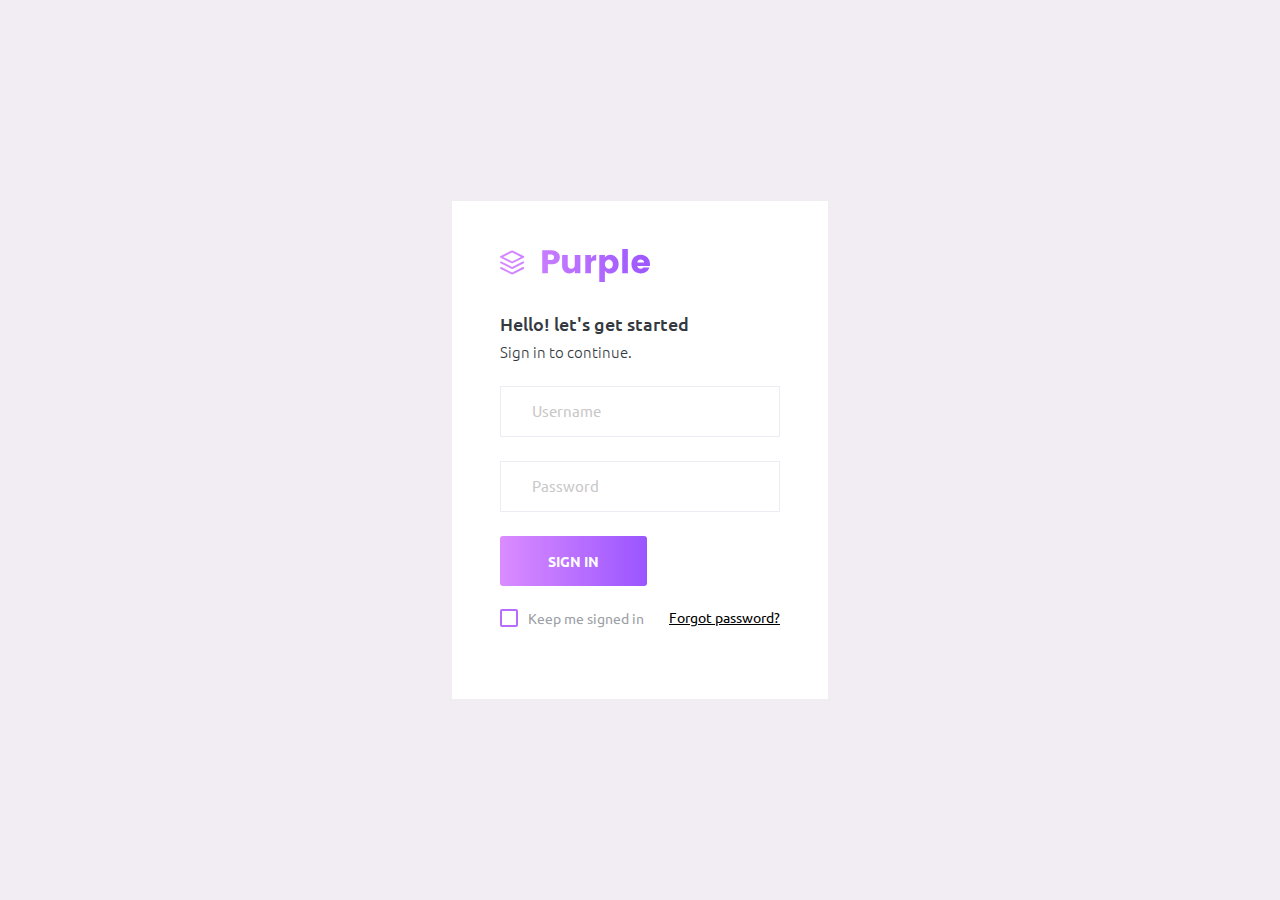
<file: index.html>
<!DOCTYPE html>
<html lang="en">
  <head>
    <!-- Required meta tags -->
    <meta charset="utf-8" />
    <meta name="viewport" content="width=device-width, initial-scale=1, shrink-to-fit=no" />
    <title>Purple Admin</title>
    <!-- plugins:css -->
    <link rel="stylesheet" href="../../assets/vendors/mdi/css/materialdesignicons.min.css" />
    <link rel="stylesheet" href="../../assets/vendors/css/vendor.bundle.base.css" />
    <!-- endinject -->
    <!-- Plugin css for this page -->
    <!-- End plugin css for this page -->
    <!-- inject:css -->
    <!-- endinject -->
    <!-- Layout styles -->
    <link rel="stylesheet" href="../../assets/css/style.css" />
    <!-- End layout styles -->
    <link rel="shortcut icon" href="../../assets/images/favicon.ico" />
  </head>
  <body>
    <div class="container-scroller">
      <div class="container-fluid page-body-wrapper full-page-wrapper">
        <div class="content-wrapper d-flex align-items-center auth">
          <div class="row flex-grow">
            <div class="col-lg-4 mx-auto">
              <div class="auth-form-light text-left p-5">
                <div class="brand-logo">
                  <img src="../../assets/images/logo.svg" />
                </div>
                <h4>Hello! let's get started</h4>
                <h6 class="font-weight-light">Sign in to continue.</h6>
                <form class="pt-3">
                  <div class="form-group">
                    <input
                      type="email"
                      class="form-control form-control-lg"
                      id="exampleInputEmail1"
                      placeholder="Username"
                    />
                  </div>
                  <div class="form-group">
                    <input
                      type="password"
                      class="form-control form-control-lg"
                      id="exampleInputPassword1"
                      placeholder="Password"
                    />
                  </div>
                  <div class="mt-3">
                    <a
                      class="btn btn-block btn-gradient-primary btn-lg font-weight-medium auth-form-btn"
                      onclick="loginAPI()"
                      >SIGN IN</a
                    >
                  </div>
                  <div class="my-2 d-flex justify-content-between align-items-center">
                    <div class="form-check">
                      <label class="form-check-label text-muted">
                        <input type="checkbox" class="form-check-input" /> Keep me signed in
                      </label>
                    </div>
                    <a href="#" class="auth-link text-black">Forgot password?</a>
                  </div>
                </form>
              </div>
            </div>
          </div>
        </div>
        <!-- content-wrapper ends -->
      </div>
      <!-- page-body-wrapper ends -->
    </div>
    <!-- container-scroller -->
    <!-- plugins:js -->
    <script src="../../assets/vendors/js/vendor.bundle.base.js">
      </>
          <!-- endinject -->
          <!-- Plugin js for this page -->
          <!-- End plugin js for this page -->
          <!-- inject:js -->
          <script src="../../assets/js/off-canvas.js">
    </script>
    <script src="../../assets/js/hoverable-collapse.js"></script>
    <script src="../../assets/js/misc.js"></script>
    <script>
      function loginAPI() {
        var email = document.getElementById("exampleInputEmail1").value;
        var password = document.getElementById("exampleInputPassword1").value;
        const data = { email: email, password: password };
        console.log(data);
        postJSON(data);
      }
      async function postJSON(data) {
        try {
          const response = await fetch("http://localhost:3000/admin/login", {
            method: "POST",
            headers: {
              "Content-Type": "application/json",
            },
            body: JSON.stringify(data),
          });
          const result = await response.json();
          console.log("Success:", result);
          if (result.data != null) {
            localStorage.setItem("user", result.data);
            location.href = "index2.html";
          } else {
            alert("Sai thông tin");
          }
        } catch (error) {
          console.error("Error:", error);
        }
      }
    </script>
    <!-- endinject -->
  </body>
</html>
</file>
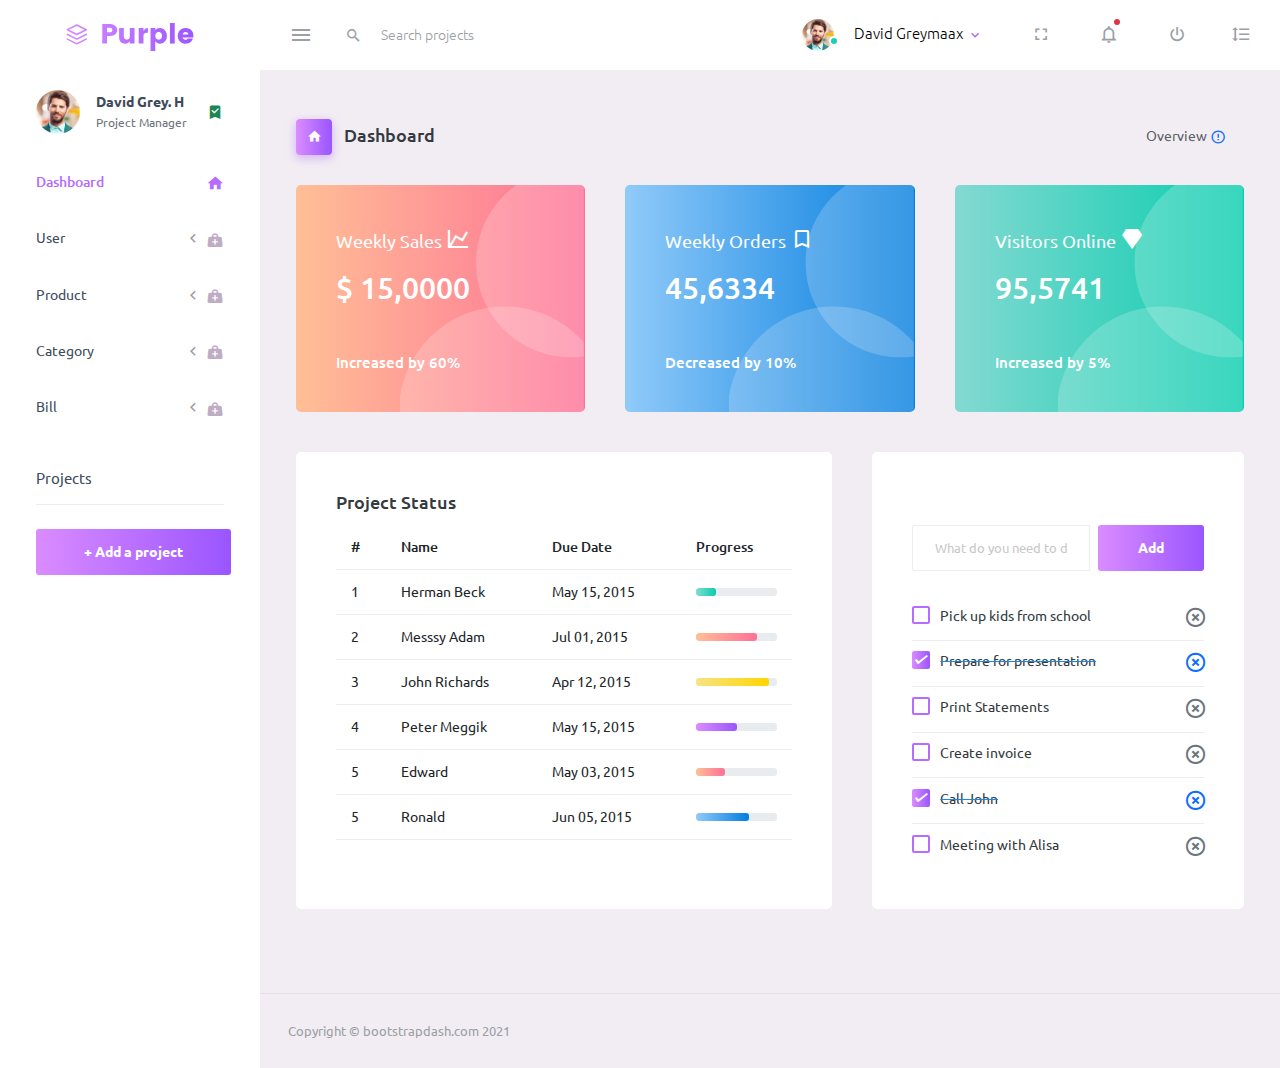
<file: index2.html>
<!DOCTYPE html>
<html lang="en">
  <head>
    <!-- Required meta tags -->
    <meta charset="utf-8" />
    <meta name="viewport" content="width=device-width, initial-scale=1, shrink-to-fit=no" />
    <title>Purple Admin</title>
    <!-- plugins:css -->
    <link rel="stylesheet" href="./assets/vendors/mdi/css/materialdesignicons.min.css" />
    <link rel="stylesheet" href="./assets/vendors/css/vendor.bundle.base.css" />
    <!-- endinject -->
    <!-- Plugin css for this page -->
    <!-- End plugin css for this page -->
    <!-- inject:css -->
    <!-- endinject -->
    <!-- Layout styles -->
    <link rel="stylesheet" href="assets/css/style.css" />
    <!-- End layout styles -->
    <link rel="shortcut icon" href="assets/images/favicon.ico" />
  </head>
  <body>
    <div class="container-scroller">
      <!-- partial:partials/_navbar.html -->
      <nav class="navbar default-layout-navbar col-lg-12 col-12 p-0 fixed-top d-flex flex-row">
        <div
          class="text-center navbar-brand-wrapper d-flex align-items-center justify-content-center"
        >
          <a class="navbar-brand brand-logo" href="index2.html"
            ><img src="assets/images/logo.svg" alt="logo"
          /></a>
          <a class="navbar-brand brand-logo-mini" href="index2.html"
            ><img src="assets/images/logo-mini.svg" alt="logo"
          /></a>
        </div>
        <div class="navbar-menu-wrapper d-flex align-items-stretch">
          <button
            class="navbar-toggler navbar-toggler align-self-center"
            type="button"
            data-toggle="minimize"
          >
            <span class="mdi mdi-menu"></span>
          </button>
          <div class="search-field d-none d-md-block">
            <form class="d-flex align-items-center h-100" action="#">
              <div class="input-group">
                <div class="input-group-prepend bg-transparent">
                  <i class="input-group-text border-0 mdi mdi-magnify"></i>
                </div>
                <input
                  type="text"
                  class="form-control bg-transparent border-0"
                  placeholder="Search projects"
                />
              </div>
            </form>
          </div>
          <ul class="navbar-nav navbar-nav-right">
            <li class="nav-item nav-profile dropdown">
              <a
                class="nav-link dropdown-toggle"
                id="profileDropdown"
                href="#"
                data-bs-toggle="dropdown"
                aria-expanded="false"
              >
                <div class="nav-profile-img">
                  <img src="assets/images/faces/face1.jpg" alt="image" />
                  <span class="availability-status online"></span>
                </div>
                <div class="nav-profile-text">
                  <p class="mb-1 text-black">David Greymaax</p>
                </div>
              </a>
              <div class="dropdown-menu navbar-dropdown" aria-labelledby="profileDropdown">
                <a class="dropdown-item" href="./pages/forms/changepass.html"
                  ><i class="mdi mdi-cached me-2 text-success"></i> Change password
                </a>
                <div class="dropdown-divider"></div>
                <a class="dropdown-item" href="./index.html">
                  <i class="mdi mdi-logout me-2 text-primary"></i> Signout
                </a>
              </div>
            </li>
            <li class="nav-item d-none d-lg-block full-screen-link">
              <a class="nav-link">
                <i class="mdi mdi-fullscreen" id="fullscreen-button"></i>
              </a>
            </li>
            <li class="nav-item dropdown">
              <a
                class="nav-link count-indicator dropdown-toggle"
                id="notificationDropdown"
                href="#"
                data-bs-toggle="dropdown"
              >
                <i class="mdi mdi-bell-outline"></i>
                <span class="count-symbol bg-danger"></span>
              </a>
              <div
                class="dropdown-menu dropdown-menu-right navbar-dropdown preview-list"
                aria-labelledby="notificationDropdown"
              >
                <h6 class="p-3 mb-0">Notifications</h6>
                <div class="dropdown-divider"></div>
                <a class="dropdown-item preview-item">
                  <div class="preview-thumbnail">
                    <div class="preview-icon bg-success">
                      <i class="mdi mdi-calendar"></i>
                    </div>
                  </div>
                  <div
                    class="preview-item-content d-flex align-items-start flex-column justify-content-center"
                  >
                    <h6 class="preview-subject font-weight-normal mb-1">Event today</h6>
                    <p class="text-gray ellipsis mb-0">
                      Just a reminder that you have an event today
                    </p>
                  </div>
                </a>
                <div class="dropdown-divider"></div>
                <a class="dropdown-item preview-item">
                  <div class="preview-thumbnail">
                    <div class="preview-icon bg-warning">
                      <i class="mdi mdi-settings"></i>
                    </div>
                  </div>
                  <div
                    class="preview-item-content d-flex align-items-start flex-column justify-content-center"
                  >
                    <h6 class="preview-subject font-weight-normal mb-1">Settings</h6>
                    <p class="text-gray ellipsis mb-0">Update dashboard</p>
                  </div>
                </a>
                <div class="dropdown-divider"></div>
                <a class="dropdown-item preview-item">
                  <div class="preview-thumbnail">
                    <div class="preview-icon bg-info">
                      <i class="mdi mdi-link-variant"></i>
                    </div>
                  </div>
                  <div
                    class="preview-item-content d-flex align-items-start flex-column justify-content-center"
                  >
                    <h6 class="preview-subject font-weight-normal mb-1">Launch Admin</h6>
                    <p class="text-gray ellipsis mb-0">New admin wow!</p>
                  </div>
                </a>
                <div class="dropdown-divider"></div>
                <h6 class="p-3 mb-0 text-center">See all notifications</h6>
              </div>
            </li>
            <li class="nav-item nav-logout d-none d-lg-block">
              <a class="nav-link" href="./index.html">
                <i class="mdi mdi-power"></i>
              </a>
            </li>
            <li class="nav-item nav-settings d-none d-lg-block">
              <a class="nav-link" href="#">
                <i class="mdi mdi-format-line-spacing"></i>
              </a>
            </li>
          </ul>
          <button
            class="navbar-toggler navbar-toggler-right d-lg-none align-self-center"
            type="button"
            data-toggle="offcanvas"
          >
            <span class="mdi mdi-menu"></span>
          </button>
        </div>
      </nav>
      <!-- partial -->
      <div class="container-fluid page-body-wrapper">
        <!-- partial:partials/_sidebar.html -->
        <nav class="sidebar sidebar-offcanvas" id="sidebar">
          <ul class="nav">
            <li class="nav-item nav-profile">
              <a href="#" class="nav-link">
                <div class="nav-profile-image">
                  <img src="assets/images/faces/face1.jpg" alt="profile" />
                  <span class="login-status online"></span>
                  <!--change to offline or busy as needed-->
                </div>
                <div class="nav-profile-text d-flex flex-column">
                  <span class="font-weight-bold mb-2">David Grey. H</span>
                  <span class="text-secondary text-small">Project Manager</span>
                </div>
                <i class="mdi mdi-bookmark-check text-success nav-profile-badge"></i>
              </a>
            </li>
            <li class="nav-item">
              <a class="nav-link" href="index2.html">
                <span class="menu-title">Dashboard</span>
                <i class="mdi mdi-home menu-icon"></i>
              </a>
            </li>

            <li class="nav-item">
              <a
                class="nav-link"
                data-bs-toggle="collapse"
                href="#user-pages"
                aria-expanded="false"
                aria-controls="user-pages"
              >
                <span class="menu-title">User</span>
                <i class="menu-arrow"></i>
                <i class="mdi mdi-medical-bag menu-icon"></i>
              </a>
              <div class="collapse" id="user-pages">
                <ul class="nav flex-column sub-menu">
                  <li class="nav-item">
                    <a class="nav-link" href="./pages/tables/user-list.html"> List </a>
                    <a class="nav-link" href="./pages/forms/user-add.html"> Add </a>
                  </li>
                </ul>
              </div>
            </li>
            <li class="nav-item">
              <a
                class="nav-link"
                data-bs-toggle="collapse"
                href="#product-pages"
                aria-expanded="false"
                aria-controls="product-pages"
              >
                <span class="menu-title">Product</span>
                <i class="menu-arrow"></i>
                <i class="mdi mdi-medical-bag menu-icon"></i>
              </a>
              <div class="collapse" id="product-pages">
                <ul class="nav flex-column sub-menu">
                  <li class="nav-item">
                    <a class="nav-link" href="./pages/tables/product-list.html"> List </a>
                  </li>
                  <li class="nav-item">
                    <a class="nav-link" href="./pages/forms/product-add.html"> Add </a>
                  </li>
                </ul>
              </div>
            </li>
            <li class="nav-item">
              <a
                class="nav-link"
                data-bs-toggle="collapse"
                href="#category-pages"
                aria-expanded="false"
                aria-controls="category-pages"
              >
                <span class="menu-title">Category</span>
                <i class="menu-arrow"></i>
                <i class="mdi mdi-medical-bag menu-icon"></i>
              </a>
              <div class="collapse" id="category-pages">
                <ul class="nav flex-column sub-menu">
                  <li class="nav-item">
                    <a class="nav-link" href="./pages/tables/category-list.html"> List </a>
                  </li>
                  <li class="nav-item">
                    <a class="nav-link" href="./pages/forms/category-add.html"> Add </a>
                  </li>
                </ul>
              </div>
            </li>
            <li class="nav-item">
              <a
                class="nav-link"
                data-bs-toggle="collapse"
                href="#bill-pages"
                aria-expanded="false"
                aria-controls="bill-pages"
              >
                <span class="menu-title">Bill</span>
                <i class="menu-arrow"></i>
                <i class="mdi mdi-medical-bag menu-icon"></i>
              </a>
              <div class="collapse" id="bill-pages">
                <ul class="nav flex-column sub-menu">
                  <li class="nav-item">
                    <a class="nav-link" href="./pages/tables/bill-list.html"> List </a>
                  </li>
                </ul>
              </div>
            </li>
            <li class="nav-item sidebar-actions">
              <span class="nav-link">
                <div class="border-bottom">
                  <h6 class="font-weight-normal mb-3">Projects</h6>
                </div>
                <button class="btn btn-block btn-lg btn-gradient-primary mt-4">
                  + Add a project
                </button>
              </span>
            </li>
          </ul>
        </nav>
        <!-- partial -->
        <div class="main-panel">
          <div class="content-wrapper">
            <div class="page-header">
              <h3 class="page-title">
                <span class="page-title-icon bg-gradient-primary text-white me-2">
                  <i class="mdi mdi-home"></i>
                </span>
                Dashboard
              </h3>
              <nav aria-label="breadcrumb">
                <ul class="breadcrumb">
                  <li class="breadcrumb-item active" aria-current="page">
                    <span></span>Overview
                    <i class="mdi mdi-alert-circle-outline icon-sm text-primary align-middle"></i>
                  </li>
                </ul>
              </nav>
            </div>
            <div class="row">
              <div class="col-md-4 stretch-card grid-margin">
                <div class="card bg-gradient-danger card-img-holder text-white">
                  <div class="card-body">
                    <img
                      src="assets/images/dashboard/circle.svg"
                      class="card-img-absolute"
                      alt="circle-image"
                    />
                    <h4 class="font-weight-normal mb-3">
                      Weekly Sales <i class="mdi mdi-chart-line mdi-24px float-right"></i>
                    </h4>
                    <h2 class="mb-5">$ 15,0000</h2>
                    <h6 class="card-text">Increased by 60%</h6>
                  </div>
                </div>
              </div>
              <div class="col-md-4 stretch-card grid-margin">
                <div class="card bg-gradient-info card-img-holder text-white">
                  <div class="card-body">
                    <img
                      src="assets/images/dashboard/circle.svg"
                      class="card-img-absolute"
                      alt="circle-image"
                    />
                    <h4 class="font-weight-normal mb-3">
                      Weekly Orders <i class="mdi mdi-bookmark-outline mdi-24px float-right"></i>
                    </h4>
                    <h2 class="mb-5">45,6334</h2>
                    <h6 class="card-text">Decreased by 10%</h6>
                  </div>
                </div>
              </div>
              <div class="col-md-4 stretch-card grid-margin">
                <div class="card bg-gradient-success card-img-holder text-white">
                  <div class="card-body">
                    <img
                      src="assets/images/dashboard/circle.svg"
                      class="card-img-absolute"
                      alt="circle-image"
                    />
                    <h4 class="font-weight-normal mb-3">
                      Visitors Online <i class="mdi mdi-diamond mdi-24px float-right"></i>
                    </h4>
                    <h2 class="mb-5">95,5741</h2>
                    <h6 class="card-text">Increased by 5%</h6>
                  </div>
                </div>
              </div>
            </div>

            <div class="row">
              <div class="col-md-7 grid-margin stretch-card">
                <div class="card">
                  <div class="card-body">
                    <h4 class="card-title">Project Status</h4>
                    <div class="table-responsive">
                      <table class="table">
                        <thead>
                          <tr>
                            <th>#</th>
                            <th>Name</th>
                            <th>Due Date</th>
                            <th>Progress</th>
                          </tr>
                        </thead>
                        <tbody>
                          <tr>
                            <td>1</td>
                            <td>Herman Beck</td>
                            <td>May 15, 2015</td>
                            <td>
                              <div class="progress">
                                <div
                                  class="progress-bar bg-gradient-success"
                                  role="progressbar"
                                  style="width: 25%"
                                  aria-valuenow="25"
                                  aria-valuemin="0"
                                  aria-valuemax="100"
                                ></div>
                              </div>
                            </td>
                          </tr>
                          <tr>
                            <td>2</td>
                            <td>Messsy Adam</td>
                            <td>Jul 01, 2015</td>
                            <td>
                              <div class="progress">
                                <div
                                  class="progress-bar bg-gradient-danger"
                                  role="progressbar"
                                  style="width: 75%"
                                  aria-valuenow="75"
                                  aria-valuemin="0"
                                  aria-valuemax="100"
                                ></div>
                              </div>
                            </td>
                          </tr>
                          <tr>
                            <td>3</td>
                            <td>John Richards</td>
                            <td>Apr 12, 2015</td>
                            <td>
                              <div class="progress">
                                <div
                                  class="progress-bar bg-gradient-warning"
                                  role="progressbar"
                                  style="width: 90%"
                                  aria-valuenow="90"
                                  aria-valuemin="0"
                                  aria-valuemax="100"
                                ></div>
                              </div>
                            </td>
                          </tr>
                          <tr>
                            <td>4</td>
                            <td>Peter Meggik</td>
                            <td>May 15, 2015</td>
                            <td>
                              <div class="progress">
                                <div
                                  class="progress-bar bg-gradient-primary"
                                  role="progressbar"
                                  style="width: 50%"
                                  aria-valuenow="50"
                                  aria-valuemin="0"
                                  aria-valuemax="100"
                                ></div>
                              </div>
                            </td>
                          </tr>
                          <tr>
                            <td>5</td>
                            <td>Edward</td>
                            <td>May 03, 2015</td>
                            <td>
                              <div class="progress">
                                <div
                                  class="progress-bar bg-gradient-danger"
                                  role="progressbar"
                                  style="width: 35%"
                                  aria-valuenow="35"
                                  aria-valuemin="0"
                                  aria-valuemax="100"
                                ></div>
                              </div>
                            </td>
                          </tr>
                          <tr>
                            <td>5</td>
                            <td>Ronald</td>
                            <td>Jun 05, 2015</td>
                            <td>
                              <div class="progress">
                                <div
                                  class="progress-bar bg-gradient-info"
                                  role="progressbar"
                                  style="width: 65%"
                                  aria-valuenow="65"
                                  aria-valuemin="0"
                                  aria-valuemax="100"
                                ></div>
                              </div>
                            </td>
                          </tr>
                        </tbody>
                      </table>
                    </div>
                  </div>
                </div>
              </div>
              <div class="col-md-5 grid-margin stretch-card">
                <div class="card">
                  <div class="card-body">
                    <h4 class="card-title text-white">Todo</h4>
                    <div class="add-items d-flex">
                      <input
                        type="text"
                        class="form-control todo-list-input"
                        placeholder="What do you need to do today?"
                      />
                      <button
                        class="add btn btn-gradient-primary font-weight-bold todo-list-add-btn"
                        id="add-task"
                      >
                        Add
                      </button>
                    </div>
                    <div class="list-wrapper">
                      <ul class="d-flex flex-column-reverse todo-list todo-list-custom">
                        <li>
                          <div class="form-check">
                            <label class="form-check-label">
                              <input class="checkbox" type="checkbox" /> Meeting with Alisa
                            </label>
                          </div>
                          <i class="remove mdi mdi-close-circle-outline"></i>
                        </li>
                        <li class="completed">
                          <div class="form-check">
                            <label class="form-check-label">
                              <input class="checkbox" type="checkbox" checked /> Call John
                            </label>
                          </div>
                          <i class="remove mdi mdi-close-circle-outline"></i>
                        </li>
                        <li>
                          <div class="form-check">
                            <label class="form-check-label">
                              <input class="checkbox" type="checkbox" /> Create invoice
                            </label>
                          </div>
                          <i class="remove mdi mdi-close-circle-outline"></i>
                        </li>
                        <li>
                          <div class="form-check">
                            <label class="form-check-label">
                              <input class="checkbox" type="checkbox" /> Print Statements
                            </label>
                          </div>
                          <i class="remove mdi mdi-close-circle-outline"></i>
                        </li>
                        <li class="completed">
                          <div class="form-check">
                            <label class="form-check-label">
                              <input class="checkbox" type="checkbox" checked /> Prepare for
                              presentation
                            </label>
                          </div>
                          <i class="remove mdi mdi-close-circle-outline"></i>
                        </li>
                        <li>
                          <div class="form-check">
                            <label class="form-check-label">
                              <input class="checkbox" type="checkbox" /> Pick up kids from school
                            </label>
                          </div>
                          <i class="remove mdi mdi-close-circle-outline"></i>
                        </li>
                      </ul>
                    </div>
                  </div>
                </div>
              </div>
            </div>
          </div>
          <!-- content-wrapper ends -->
          <!-- partial:partials/_footer.html -->
          <footer class="footer">
            <div class="container-fluid d-flex justify-content-between">
              <span class="text-muted d-block text-center text-sm-start d-sm-inline-block"
                >Copyright © bootstrapdash.com 2021</span
              >
            </div>
          </footer>
          <!-- partial -->
        </div>
        <!-- main-panel ends -->
      </div>
      <!-- page-body-wrapper ends -->
    </div>
    <!-- container-scroller -->
    <!-- plugins:js -->
    <script src="assets/vendors/js/vendor.bundle.base.js"></script>
    <!-- endinject -->
    <!-- Plugin js for this page -->
    <script src="assets/vendors/chart.js/Chart.min.js"></script>
    <script src="assets/js/jquery.cookie.js" type="text/javascript"></script>
    <!-- End plugin js for this page -->
    <!-- inject:js -->
    <script src="assets/js/off-canvas.js"></script>
    <script src="assets/js/hoverable-collapse.js"></script>
    <script src="assets/js/misc.js"></script>
    <!-- endinject -->
    <!-- Custom js for this page -->
    <script src="assets/js/dashboard.js"></script>
    <script src="assets/js/todolist.js"></script>
    <!-- End custom js for this page -->
  </body>
</html>
</file>
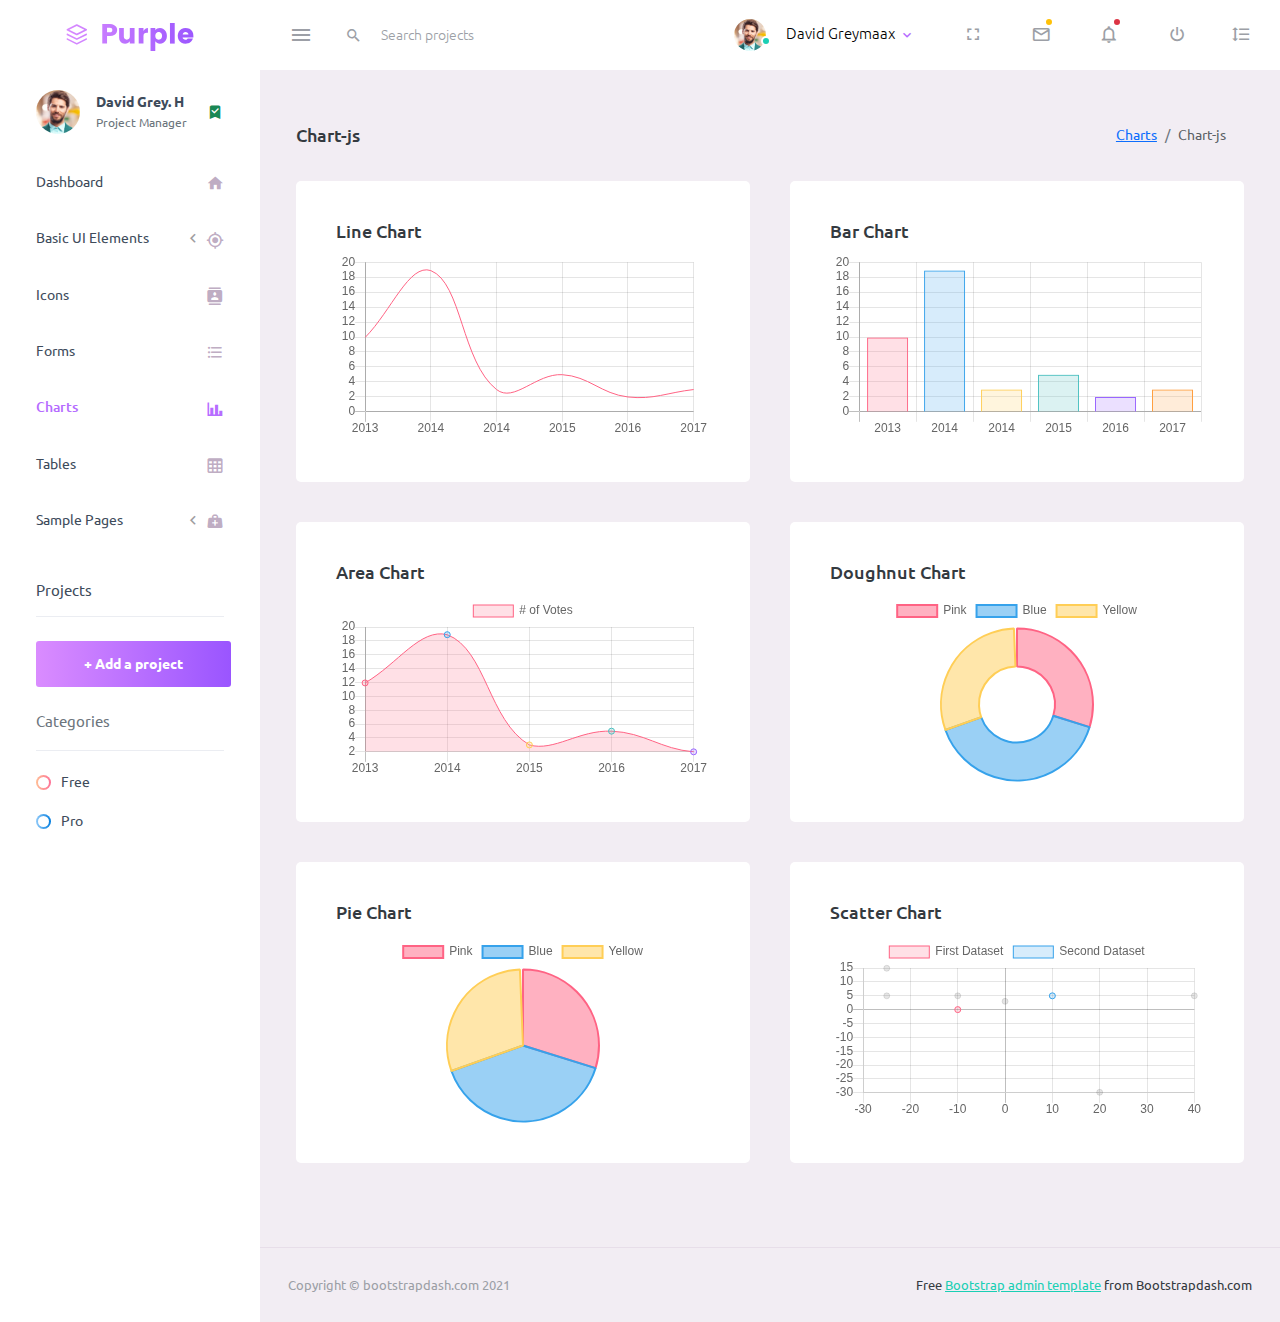
<file: pages/charts/chartjs.html>
<!DOCTYPE html>
<html lang="en">
  <head>
    <!-- Required meta tags -->
    <meta charset="utf-8">
    <meta name="viewport" content="width=device-width, initial-scale=1, shrink-to-fit=no">
    <title>Purple Admin</title>
    <!-- plugins:css -->
    <link rel="stylesheet" href="../../assets/vendors/mdi/css/materialdesignicons.min.css">
    <link rel="stylesheet" href="../../assets/vendors/css/vendor.bundle.base.css">
    <!-- endinject -->
    <!-- Plugin css for this page -->
    <!-- End Plugin css for this page -->
    <!-- inject:css -->
    <!-- endinject -->
    <!-- Layout styles -->
    <link rel="stylesheet" href="../../assets/css/style.css">
    <!-- End layout styles -->
    <link rel="shortcut icon" href="../../assets/images/favicon.ico" />
  </head>
  <body>
    <div class="container-scroller">
      <!-- partial:../../partials/_navbar.html -->
      <nav class="navbar default-layout-navbar col-lg-12 col-12 p-0 fixed-top d-flex flex-row">
        <div class="text-center navbar-brand-wrapper d-flex align-items-center justify-content-center">
          <a class="navbar-brand brand-logo" href="../../index.html"><img src="../../assets/images/logo.svg" alt="logo" /></a>
          <a class="navbar-brand brand-logo-mini" href="../../index.html"><img src="../../assets/images/logo-mini.svg" alt="logo" /></a>
        </div>
        <div class="navbar-menu-wrapper d-flex align-items-stretch">
          <button class="navbar-toggler navbar-toggler align-self-center" type="button" data-toggle="minimize">
            <span class="mdi mdi-menu"></span>
          </button>
          <div class="search-field d-none d-md-block">
            <form class="d-flex align-items-center h-100" action="#">
              <div class="input-group">
                <div class="input-group-prepend bg-transparent">
                  <i class="input-group-text border-0 mdi mdi-magnify"></i>
                </div>
                <input type="text" class="form-control bg-transparent border-0" placeholder="Search projects">
              </div>
            </form>
          </div>
          <ul class="navbar-nav navbar-nav-right">
            <li class="nav-item nav-profile dropdown">
              <a class="nav-link dropdown-toggle" id="profileDropdown" href="#" data-bs-toggle="dropdown" aria-expanded="false">
                <div class="nav-profile-img">
                  <img src="../../assets/images/faces/face1.jpg" alt="image">
                  <span class="availability-status online"></span>
                </div>
                <div class="nav-profile-text">
                  <p class="mb-1 text-black">David Greymaax</p>
                </div>
              </a>
              <div class="dropdown-menu navbar-dropdown" aria-labelledby="profileDropdown">
                <a class="dropdown-item" href="#">
                  <i class="mdi mdi-cached me-2 text-success"></i> Activity Log </a>
                <div class="dropdown-divider"></div>
                <a class="dropdown-item" href="#">
                  <i class="mdi mdi-logout me-2 text-primary"></i> Signout </a>
              </div>
            </li>
            <li class="nav-item d-none d-lg-block full-screen-link">
              <a class="nav-link">
                <i class="mdi mdi-fullscreen" id="fullscreen-button"></i>
              </a>
            </li>
            <li class="nav-item dropdown">
              <a class="nav-link count-indicator dropdown-toggle" id="messageDropdown" href="#" data-bs-toggle="dropdown" aria-expanded="false">
                <i class="mdi mdi-email-outline"></i>
                <span class="count-symbol bg-warning"></span>
              </a>
              <div class="dropdown-menu dropdown-menu-right navbar-dropdown preview-list" aria-labelledby="messageDropdown">
                <h6 class="p-3 mb-0">Messages</h6>
                <div class="dropdown-divider"></div>
                <a class="dropdown-item preview-item">
                  <div class="preview-thumbnail">
                    <img src="../../assets/images/faces/face4.jpg" alt="image" class="profile-pic">
                  </div>
                  <div class="preview-item-content d-flex align-items-start flex-column justify-content-center">
                    <h6 class="preview-subject ellipsis mb-1 font-weight-normal">Mark send you a message</h6>
                    <p class="text-gray mb-0"> 1 Minutes ago </p>
                  </div>
                </a>
                <div class="dropdown-divider"></div>
                <a class="dropdown-item preview-item">
                  <div class="preview-thumbnail">
                    <img src="../../assets/images/faces/face2.jpg" alt="image" class="profile-pic">
                  </div>
                  <div class="preview-item-content d-flex align-items-start flex-column justify-content-center">
                    <h6 class="preview-subject ellipsis mb-1 font-weight-normal">Cregh send you a message</h6>
                    <p class="text-gray mb-0"> 15 Minutes ago </p>
                  </div>
                </a>
                <div class="dropdown-divider"></div>
                <a class="dropdown-item preview-item">
                  <div class="preview-thumbnail">
                    <img src="../../assets/images/faces/face3.jpg" alt="image" class="profile-pic">
                  </div>
                  <div class="preview-item-content d-flex align-items-start flex-column justify-content-center">
                    <h6 class="preview-subject ellipsis mb-1 font-weight-normal">Profile picture updated</h6>
                    <p class="text-gray mb-0"> 18 Minutes ago </p>
                  </div>
                </a>
                <div class="dropdown-divider"></div>
                <h6 class="p-3 mb-0 text-center">4 new messages</h6>
              </div>
            </li>
            <li class="nav-item dropdown">
              <a class="nav-link count-indicator dropdown-toggle" id="notificationDropdown" href="#" data-bs-toggle="dropdown">
                <i class="mdi mdi-bell-outline"></i>
                <span class="count-symbol bg-danger"></span>
              </a>
              <div class="dropdown-menu dropdown-menu-right navbar-dropdown preview-list" aria-labelledby="notificationDropdown">
                <h6 class="p-3 mb-0">Notifications</h6>
                <div class="dropdown-divider"></div>
                <a class="dropdown-item preview-item">
                  <div class="preview-thumbnail">
                    <div class="preview-icon bg-success">
                      <i class="mdi mdi-calendar"></i>
                    </div>
                  </div>
                  <div class="preview-item-content d-flex align-items-start flex-column justify-content-center">
                    <h6 class="preview-subject font-weight-normal mb-1">Event today</h6>
                    <p class="text-gray ellipsis mb-0"> Just a reminder that you have an event today </p>
                  </div>
                </a>
                <div class="dropdown-divider"></div>
                <a class="dropdown-item preview-item">
                  <div class="preview-thumbnail">
                    <div class="preview-icon bg-warning">
                      <i class="mdi mdi-settings"></i>
                    </div>
                  </div>
                  <div class="preview-item-content d-flex align-items-start flex-column justify-content-center">
                    <h6 class="preview-subject font-weight-normal mb-1">Settings</h6>
                    <p class="text-gray ellipsis mb-0"> Update dashboard </p>
                  </div>
                </a>
                <div class="dropdown-divider"></div>
                <a class="dropdown-item preview-item">
                  <div class="preview-thumbnail">
                    <div class="preview-icon bg-info">
                      <i class="mdi mdi-link-variant"></i>
                    </div>
                  </div>
                  <div class="preview-item-content d-flex align-items-start flex-column justify-content-center">
                    <h6 class="preview-subject font-weight-normal mb-1">Launch Admin</h6>
                    <p class="text-gray ellipsis mb-0"> New admin wow! </p>
                  </div>
                </a>
                <div class="dropdown-divider"></div>
                <h6 class="p-3 mb-0 text-center">See all notifications</h6>
              </div>
            </li>
            <li class="nav-item nav-logout d-none d-lg-block">
              <a class="nav-link" href="#">
                <i class="mdi mdi-power"></i>
              </a>
            </li>
            <li class="nav-item nav-settings d-none d-lg-block">
              <a class="nav-link" href="#">
                <i class="mdi mdi-format-line-spacing"></i>
              </a>
            </li>
          </ul>
          <button class="navbar-toggler navbar-toggler-right d-lg-none align-self-center" type="button" data-toggle="offcanvas">
            <span class="mdi mdi-menu"></span>
          </button>
        </div>
      </nav>
      <!-- partial -->
      <div class="container-fluid page-body-wrapper">
        <!-- partial:../../partials/_sidebar.html -->
        <nav class="sidebar sidebar-offcanvas" id="sidebar">
          <ul class="nav">
            <li class="nav-item nav-profile">
              <a href="#" class="nav-link">
                <div class="nav-profile-image">
                  <img src="../../assets/images/faces/face1.jpg" alt="profile">
                  <span class="login-status online"></span>
                  <!--change to offline or busy as needed-->
                </div>
                <div class="nav-profile-text d-flex flex-column">
                  <span class="font-weight-bold mb-2">David Grey. H</span>
                  <span class="text-secondary text-small">Project Manager</span>
                </div>
                <i class="mdi mdi-bookmark-check text-success nav-profile-badge"></i>
              </a>
            </li>
            <li class="nav-item">
              <a class="nav-link" href="../../index.html">
                <span class="menu-title">Dashboard</span>
                <i class="mdi mdi-home menu-icon"></i>
              </a>
            </li>
            <li class="nav-item">
              <a class="nav-link" data-bs-toggle="collapse" href="#ui-basic" aria-expanded="false" aria-controls="ui-basic">
                <span class="menu-title">Basic UI Elements</span>
                <i class="menu-arrow"></i>
                <i class="mdi mdi-crosshairs-gps menu-icon"></i>
              </a>
              <div class="collapse" id="ui-basic">
                <ul class="nav flex-column sub-menu">
                  <li class="nav-item"> <a class="nav-link" href="../../pages/ui-features/buttons.html">Buttons</a></li>
                  <li class="nav-item"> <a class="nav-link" href="../../pages/ui-features/typography.html">Typography</a></li>
                </ul>
              </div>
            </li>
            <li class="nav-item">
              <a class="nav-link" href="../../pages/icons/mdi.html">
                <span class="menu-title">Icons</span>
                <i class="mdi mdi-contacts menu-icon"></i>
              </a>
            </li>
            <li class="nav-item">
              <a class="nav-link" href="../../pages/forms/basic_elements.html">
                <span class="menu-title">Forms</span>
                <i class="mdi mdi-format-list-bulleted menu-icon"></i>
              </a>
            </li>
            <li class="nav-item">
              <a class="nav-link" href="../../pages/charts/chartjs.html">
                <span class="menu-title">Charts</span>
                <i class="mdi mdi-chart-bar menu-icon"></i>
              </a>
            </li>
            <li class="nav-item">
              <a class="nav-link" href="../../pages/tables/basic-table.html">
                <span class="menu-title">Tables</span>
                <i class="mdi mdi-table-large menu-icon"></i>
              </a>
            </li>
            <li class="nav-item">
              <a class="nav-link" data-bs-toggle="collapse" href="#general-pages" aria-expanded="false" aria-controls="general-pages">
                <span class="menu-title">Sample Pages</span>
                <i class="menu-arrow"></i>
                <i class="mdi mdi-medical-bag menu-icon"></i>
              </a>
              <div class="collapse" id="general-pages">
                <ul class="nav flex-column sub-menu">
                  <li class="nav-item"> <a class="nav-link" href="../../pages/samples/blank-page.html"> Blank Page </a></li>
                  <li class="nav-item"> <a class="nav-link" href="../../pages/samples/login.html"> Login </a></li>
                  <li class="nav-item"> <a class="nav-link" href="../../pages/samples/register.html"> Register </a></li>
                  <li class="nav-item"> <a class="nav-link" href="../../pages/samples/error-404.html"> 404 </a></li>
                  <li class="nav-item"> <a class="nav-link" href="../../pages/samples/error-500.html"> 500 </a></li>
                </ul>
              </div>
            </li>
            <li class="nav-item sidebar-actions">
              <span class="nav-link">
                <div class="border-bottom">
                  <h6 class="font-weight-normal mb-3">Projects</h6>
                </div>
                <button class="btn btn-block btn-lg btn-gradient-primary mt-4">+ Add a project</button>
                <div class="mt-4">
                  <div class="border-bottom">
                    <p class="text-secondary">Categories</p>
                  </div>
                  <ul class="gradient-bullet-list mt-4">
                    <li>Free</li>
                    <li>Pro</li>
                  </ul>
                </div>
              </span>
            </li>
          </ul>
        </nav>
        <!-- partial -->
        <div class="main-panel">
          <div class="content-wrapper">
            <div class="page-header">
              <h3 class="page-title"> Chart-js </h3>
              <nav aria-label="breadcrumb">
                <ol class="breadcrumb">
                  <li class="breadcrumb-item"><a href="#">Charts</a></li>
                  <li class="breadcrumb-item active" aria-current="page">Chart-js</li>
                </ol>
              </nav>
            </div>
            <div class="row">
              <div class="col-lg-6 grid-margin stretch-card">
                <div class="card">
                  <div class="card-body">
                    <h4 class="card-title">Line chart</h4>
                    <canvas id="lineChart" style="height:250px"></canvas>
                  </div>
                </div>
              </div>
              <div class="col-lg-6 grid-margin stretch-card">
                <div class="card">
                  <div class="card-body">
                    <h4 class="card-title">Bar chart</h4>
                    <canvas id="barChart" style="height:230px"></canvas>
                  </div>
                </div>
              </div>
            </div>
            <div class="row">
              <div class="col-lg-6 grid-margin stretch-card">
                <div class="card">
                  <div class="card-body">
                    <h4 class="card-title">Area chart</h4>
                    <canvas id="areaChart" style="height:250px"></canvas>
                  </div>
                </div>
              </div>
              <div class="col-lg-6 grid-margin stretch-card">
                <div class="card">
                  <div class="card-body">
                    <h4 class="card-title">Doughnut chart</h4>
                    <canvas id="doughnutChart" style="height:250px"></canvas>
                  </div>
                </div>
              </div>
            </div>
            <div class="row">
              <div class="col-lg-6 grid-margin stretch-card">
                <div class="card">
                  <div class="card-body">
                    <h4 class="card-title">Pie chart</h4>
                    <canvas id="pieChart" style="height:250px"></canvas>
                  </div>
                </div>
              </div>
              <div class="col-lg-6 grid-margin stretch-card">
                <div class="card">
                  <div class="card-body">
                    <h4 class="card-title">Scatter chart</h4>
                    <canvas id="scatterChart" style="height:250px"></canvas>
                  </div>
                </div>
              </div>
            </div>
          </div>
          <!-- content-wrapper ends -->
          <!-- partial:../../partials/_footer.html -->
          <footer class="footer">
            <div class="container-fluid d-flex justify-content-between">
              <span class="text-muted d-block text-center text-sm-start d-sm-inline-block">Copyright © bootstrapdash.com 2021</span>
              <span class="float-none float-sm-end mt-1 mt-sm-0 text-end"> Free <a href="https://www.bootstrapdash.com/bootstrap-admin-template/" target="_blank">Bootstrap admin template</a> from Bootstrapdash.com</span>
            </div>
          </footer>
          <!-- partial -->
        </div>
        <!-- main-panel ends -->
      </div>
      <!-- page-body-wrapper ends -->
    </div>
    <!-- container-scroller -->
    <!-- plugins:js -->
    <script src="../../assets/vendors/js/vendor.bundle.base.js"></script>
    <!-- endinject -->
    <!-- Plugin js for this page -->
    <script src="../../assets/vendors/chart.js/Chart.min.js"></script>
    <!-- End plugin js for this page -->
    <!-- inject:js -->
    <script src="../../assets/js/off-canvas.js"></script>
    <script src="../../assets/js/hoverable-collapse.js"></script>
    <script src="../../assets/js/misc.js"></script>
    <!-- endinject -->
    <!-- Custom js for this page -->
    <script src="../../assets/js/chart.js"></script>
    <!-- End custom js for this page -->
  </body>
</html>
</file>
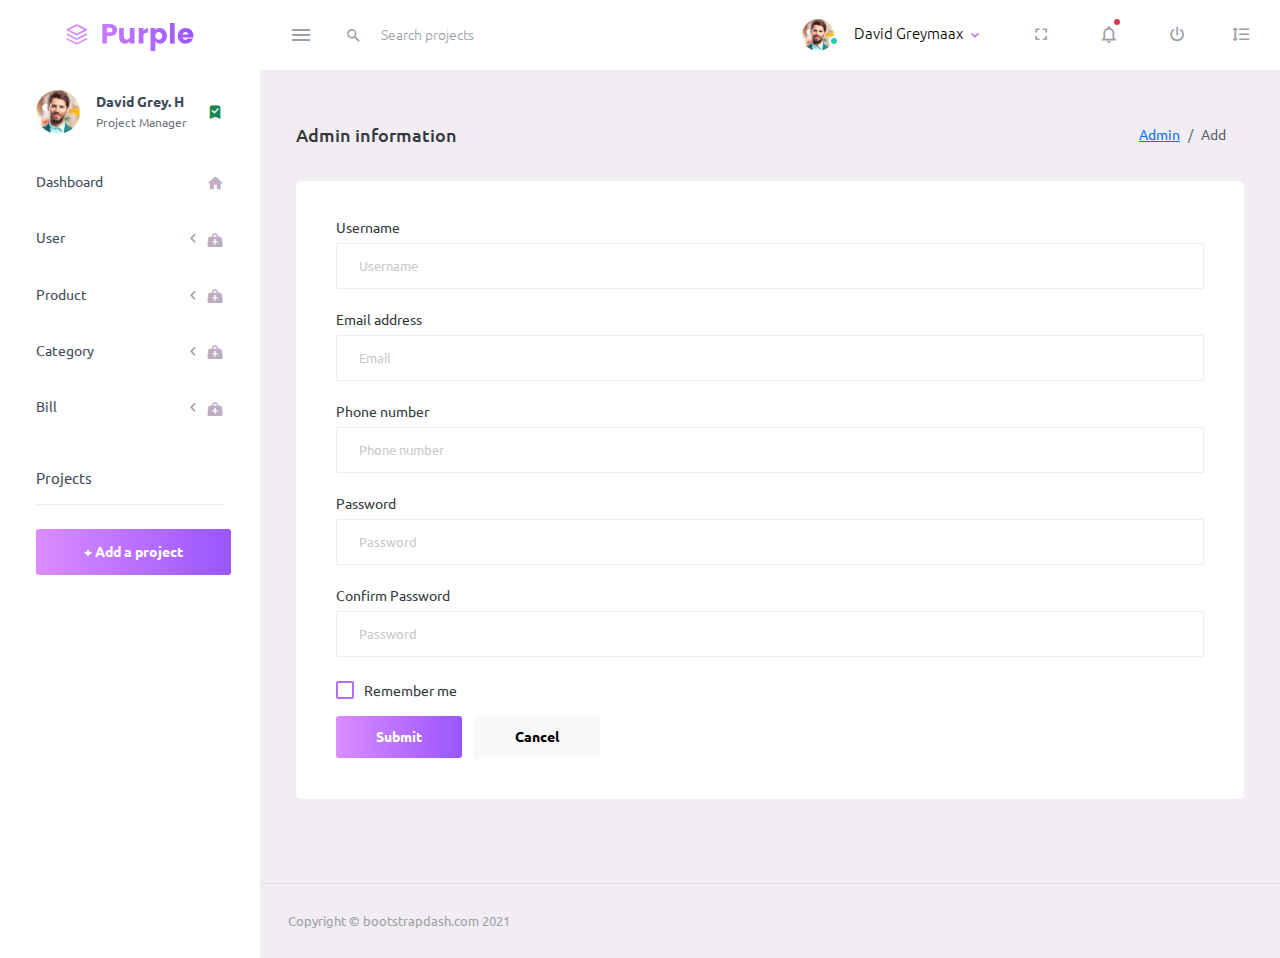
<file: pages/forms/admin-add.html>
<!DOCTYPE html>
<html lang="en">
  <head>
    <!-- Required meta tags -->
    <meta charset="utf-8" />
    <meta name="viewport" content="width=device-width, initial-scale=1, shrink-to-fit=no" />
    <title>Purple Admin</title>
    <!-- plugins:css -->
    <link rel="stylesheet" href="../../assets/vendors/mdi/css/materialdesignicons.min.css" />
    <link rel="stylesheet" href="../../assets/vendors/css/vendor.bundle.base.css" />
    <!-- endinject -->
    <!-- Plugin css for this page -->
    <!-- End plugin css for this page -->
    <!-- inject:css -->
    <!-- endinject -->
    <!-- Layout styles -->
    <link rel="stylesheet" href="../../assets/css/style.css" />
    <!-- End layout styles -->
    <link rel="shortcut icon" href="../../assets/images/favicon.ico" />
  </head>
  <body>
    <div class="container-scroller">
      <!-- partial:../../partials/_navbar.html -->
      <nav class="navbar default-layout-navbar col-lg-12 col-12 p-0 fixed-top d-flex flex-row">
        <div
          class="text-center navbar-brand-wrapper d-flex align-items-center justify-content-center"
        >
          <a class="navbar-brand brand-logo" href="../../index2.html"
            ><img src="../../assets/images/logo.svg" alt="logo"
          /></a>
          <a class="navbar-brand brand-logo-mini" href="../../index2.html"
            ><img src="../../assets/images/logo-mini.svg" alt="logo"
          /></a>
        </div>
        <div class="navbar-menu-wrapper d-flex align-items-stretch">
          <button
            class="navbar-toggler navbar-toggler align-self-center"
            type="button"
            data-toggle="minimize"
          >
            <span class="mdi mdi-menu"></span>
          </button>
          <div class="search-field d-none d-md-block">
            <form class="d-flex align-items-center h-100" action="#">
              <div class="input-group">
                <div class="input-group-prepend bg-transparent">
                  <i class="input-group-text border-0 mdi mdi-magnify"></i>
                </div>
                <input
                  type="text"
                  class="form-control bg-transparent border-0"
                  placeholder="Search projects"
                />
              </div>
            </form>
          </div>
          <ul class="navbar-nav navbar-nav-right">
            <li class="nav-item nav-profile dropdown">
              <a
                class="nav-link dropdown-toggle"
                id="profileDropdown"
                href="#"
                data-bs-toggle="dropdown"
                aria-expanded="false"
              >
                <div class="nav-profile-img">
                  <img src="../../assets/images/faces/face1.jpg" alt="image" />
                  <span class="availability-status online"></span>
                </div>
                <div class="nav-profile-text">
                  <p class="mb-1 text-black">David Greymaax</p>
                </div>
              </a>
              <div class="dropdown-menu navbar-dropdown" aria-labelledby="profileDropdown">
                <a class="dropdown-item" href="#">
                  <i class="mdi mdi-cached me-2 text-success"></i> Activity Log
                </a>
                <div class="dropdown-divider"></div>
                <a class="dropdown-item" href="#">
                  <i class="mdi mdi-logout me-2 text-primary"></i> Signout
                </a>
              </div>
            </li>
            <li class="nav-item d-none d-lg-block full-screen-link">
              <a class="nav-link">
                <i class="mdi mdi-fullscreen" id="fullscreen-button"></i>
              </a>
            </li>

            <li class="nav-item dropdown">
              <a
                class="nav-link count-indicator dropdown-toggle"
                id="notificationDropdown"
                href="#"
                data-bs-toggle="dropdown"
              >
                <i class="mdi mdi-bell-outline"></i>
                <span class="count-symbol bg-danger"></span>
              </a>
              <div
                class="dropdown-menu dropdown-menu-right navbar-dropdown preview-list"
                aria-labelledby="notificationDropdown"
              >
                <h6 class="p-3 mb-0">Notifications</h6>
                <div class="dropdown-divider"></div>
                <a class="dropdown-item preview-item">
                  <div class="preview-thumbnail">
                    <div class="preview-icon bg-success">
                      <i class="mdi mdi-calendar"></i>
                    </div>
                  </div>
                  <div
                    class="preview-item-content d-flex align-items-start flex-column justify-content-center"
                  >
                    <h6 class="preview-subject font-weight-normal mb-1">Event today</h6>
                    <p class="text-gray ellipsis mb-0">
                      Just a reminder that you have an event today
                    </p>
                  </div>
                </a>
                <div class="dropdown-divider"></div>
                <a class="dropdown-item preview-item">
                  <div class="preview-thumbnail">
                    <div class="preview-icon bg-warning">
                      <i class="mdi mdi-settings"></i>
                    </div>
                  </div>
                  <div
                    class="preview-item-content d-flex align-items-start flex-column justify-content-center"
                  >
                    <h6 class="preview-subject font-weight-normal mb-1">Settings</h6>
                    <p class="text-gray ellipsis mb-0">Update dashboard</p>
                  </div>
                </a>
                <div class="dropdown-divider"></div>
                <a class="dropdown-item preview-item">
                  <div class="preview-thumbnail">
                    <div class="preview-icon bg-info">
                      <i class="mdi mdi-link-variant"></i>
                    </div>
                  </div>
                  <div
                    class="preview-item-content d-flex align-items-start flex-column justify-content-center"
                  >
                    <h6 class="preview-subject font-weight-normal mb-1">Launch Admin</h6>
                    <p class="text-gray ellipsis mb-0">New admin wow!</p>
                  </div>
                </a>
                <div class="dropdown-divider"></div>
                <h6 class="p-3 mb-0 text-center">See all notifications</h6>
              </div>
            </li>
            <li class="nav-item nav-logout d-none d-lg-block">
              <a class="nav-link" href="../../index.html">
                <i class="mdi mdi-power"></i>
              </a>
            </li>
            <li class="nav-item nav-settings d-none d-lg-block">
              <a class="nav-link" href="#">
                <i class="mdi mdi-format-line-spacing"></i>
              </a>
            </li>
          </ul>
          <button
            class="navbar-toggler navbar-toggler-right d-lg-none align-self-center"
            type="button"
            data-toggle="offcanvas"
          >
            <span class="mdi mdi-menu"></span>
          </button>
        </div>
      </nav>
      <!-- partial -->
      <div class="container-fluid page-body-wrapper">
        <!-- partial:../../partials/_sidebar.html -->
        <nav class="sidebar sidebar-offcanvas" id="sidebar">
          <ul class="nav">
            <li class="nav-item nav-profile">
              <a href="#" class="nav-link">
                <div class="nav-profile-image">
                  <img src="../../assets/images/faces/face1.jpg" alt="profile" />
                  <span class="login-status online"></span>
                  <!--change to offline or busy as needed-->
                </div>
                <div class="nav-profile-text d-flex flex-column">
                  <span class="font-weight-bold mb-2">David Grey. H</span>
                  <span class="text-secondary text-small">Project Manager</span>
                </div>
                <i class="mdi mdi-bookmark-check text-success nav-profile-badge"></i>
              </a>
            </li>
            <li class="nav-item">
              <a class="nav-link" href="../../index2.html">
                <span class="menu-title">Dashboard</span>
                <i class="mdi mdi-home menu-icon"></i>
              </a>
            </li>


            <li class="nav-item">
              <a
                class="nav-link"
                data-bs-toggle="collapse"
                href="#user-pages"
                aria-expanded="false"
                aria-controls="user-pages"
              >
                <span class="menu-title">User</span>
                <i class="menu-arrow"></i>
                <i class="mdi mdi-medical-bag menu-icon"></i>
              </a>
              <div class="collapse" id="user-pages">
                <ul class="nav flex-column sub-menu">
                  <li class="nav-item">
                    <a class="nav-link" href="../tables/user-list.html"> List </a>
                    <a class="nav-link" href="../forms/user-add.html"> Add </a>
                    <a class="nav-link" href="../forms/user-changepass.html"> Change password </a>
                  </li>
                </ul>
              </div>
            </li>
            <li class="nav-item">
              <a
                class="nav-link"
                data-bs-toggle="collapse"
                href="#product-pages"
                aria-expanded="false"
                aria-controls="product-pages"
              >
                <span class="menu-title">Product</span>
                <i class="menu-arrow"></i>
                <i class="mdi mdi-medical-bag menu-icon"></i>
              </a>
              <div class="collapse" id="product-pages">
                <ul class="nav flex-column sub-menu">
                  <li class="nav-item">
                    <a class="nav-link" href="../tables/product-list.html"> List </a>
                  </li>
                  <li class="nav-item">
                    <a class="nav-link" href="../forms/product-add.html"> Add </a>
                  </li>
                </ul>
              </div>
            </li>
            <li class="nav-item">
              <a
                class="nav-link"
                data-bs-toggle="collapse"
                href="#category-pages"
                aria-expanded="false"
                aria-controls="category-pages"
              >
                <span class="menu-title">Category</span>
                <i class="menu-arrow"></i>
                <i class="mdi mdi-medical-bag menu-icon"></i>
              </a>
              <div class="collapse" id="category-pages">
                <ul class="nav flex-column sub-menu">
                  <li class="nav-item">
                    <a class="nav-link" href="../../pages/tables/category-list.html"> List </a>
                  </li>
                  <li class="nav-item">
                    <a class="nav-link" href="../../pages/forms/category-add.html"> Add </a>
                  </li>
                </ul>
              </div>
            </li>
            <li class="nav-item">
              <a
                class="nav-link"
                data-bs-toggle="collapse"
                href="#bill-pages"
                aria-expanded="false"
                aria-controls="bill-pages"
              >
                <span class="menu-title">Bill</span>
                <i class="menu-arrow"></i>
                <i class="mdi mdi-medical-bag menu-icon"></i>
              </a>
              <div class="collapse" id="bill-pages">
                <ul class="nav flex-column sub-menu">
                  <li class="nav-item">
                    <a class="nav-link" href="../tables/bill-list.html"> List </a>
                  </li>
                </ul>
              </div>
            </li>
            <li class="nav-item sidebar-actions">
              <span class="nav-link">
                <div class="border-bottom">
                  <h6 class="font-weight-normal mb-3">Projects</h6>
                </div>
                <button class="btn btn-block btn-lg btn-gradient-primary mt-4">
                  + Add a project
                </button>
              </span>
            </li>
          </ul>
        </nav>
        <!-- partial -->
        <div class="main-panel">
          <div class="content-wrapper">
            <div class="page-header">
              <h3 class="page-title">Admin information</h3>
              <nav aria-label="breadcrumb">
                <ol class="breadcrumb">
                  <li class="breadcrumb-item"><a href="#">Admin</a></li>
                  <li class="breadcrumb-item active" aria-current="page">Add</li>
                </ol>
              </nav>
            </div>
            <div class="row">
              <div class="col-12 grid-margin stretch-card">
                <div class="card">
                  <div class="card-body">
                    <form class="forms-sample">
                      <div class="form-group">
                        <label for="exampleInputUsername1">Username</label>
                        <input
                          type="text"
                          class="form-control"
                          id="exampleInputUsername1"
                          placeholder="Username"
                        />
                      </div>
                      <div class="form-group">
                        <label for="exampleInputEmail1">Email address</label>
                        <input
                          type="email"
                          class="form-control"
                          id="exampleInputEmail1"
                          placeholder="Email"
                        />
                      </div>
                      <div class="form-group">
                        <label for="exampleInputUsername1">Phone number</label>
                        <input
                          type="number"
                          class="form-control"
                          id="exampleInputphone"
                          placeholder="Phone number"
                        />
                      </div>
                      <div class="form-group">
                        <label for="exampleInputPassword1">Password</label>
                        <input
                          type="password"
                          class="form-control"
                          id="exampleInputPassword1"
                          placeholder="Password"
                        />
                      </div>
                      <div class="form-group">
                        <label for="exampleInputConfirmPassword1">Confirm Password</label>
                        <input
                          type="password"
                          class="form-control"
                          id="exampleInputConfirmPassword1"
                          placeholder="Password"
                        />
                      </div>
                      <div class="form-check form-check-flat form-check-primary">
                        <label class="form-check-label">
                          <input type="checkbox" class="form-check-input" /> Remember me
                        </label>
                      </div>
                      <button type="submit" class="btn btn-gradient-primary me-2">Submit</button>
                      <button class="btn btn-light">Cancel</button>
                    </form>
                  </div>
                </div>
              </div>
            </div>
          </div>
          <!-- content-wrapper ends -->
          <!-- partial:../../partials/_footer.html -->
          <footer class="footer">
            <div class="container-fluid d-flex justify-content-between">
              <span class="text-muted d-block text-center text-sm-start d-sm-inline-block"
                >Copyright © bootstrapdash.com 2021</span
              >
            </div>
          </footer>
          <!-- partial -->
        </div>
        <!-- main-panel ends -->
      </div>
      <!-- page-body-wrapper ends -->
    </div>
    <!-- container-scroller -->
    <!-- plugins:js -->
    <script src="../../assets/vendors/js/vendor.bundle.base.js"></script>
    <!-- endinject -->
    <!-- Plugin js for this page -->
    <!-- End plugin js for this page -->
    <!-- inject:js -->
    <script src="../../assets/js/off-canvas.js"></script>
    <script src="../../assets/js/hoverable-collapse.js"></script>
    <script src="../../assets/js/misc.js"></script>
    <!-- endinject -->
    <!-- Custom js for this page -->
    <script src="../../assets/js/file-upload.js"></script>
    <!-- End custom js for this page -->
  </body>
</html>
</file>
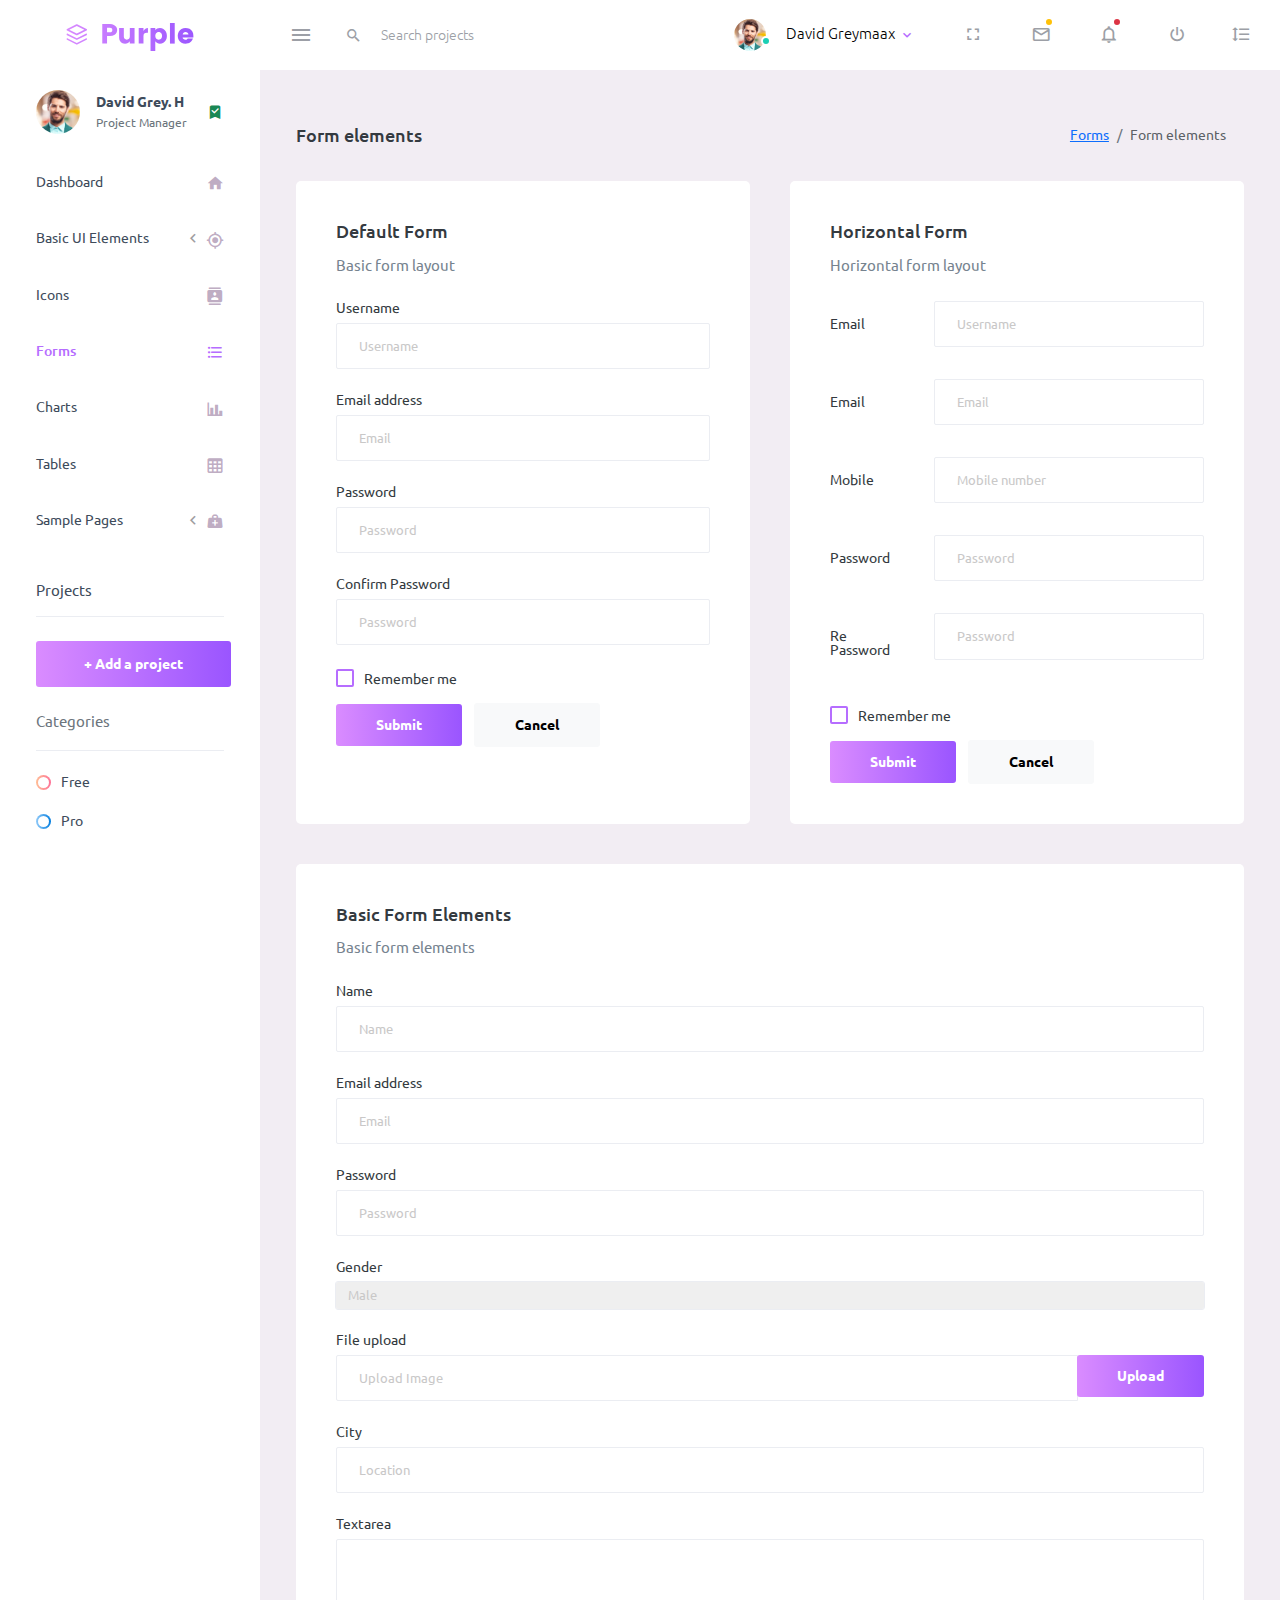
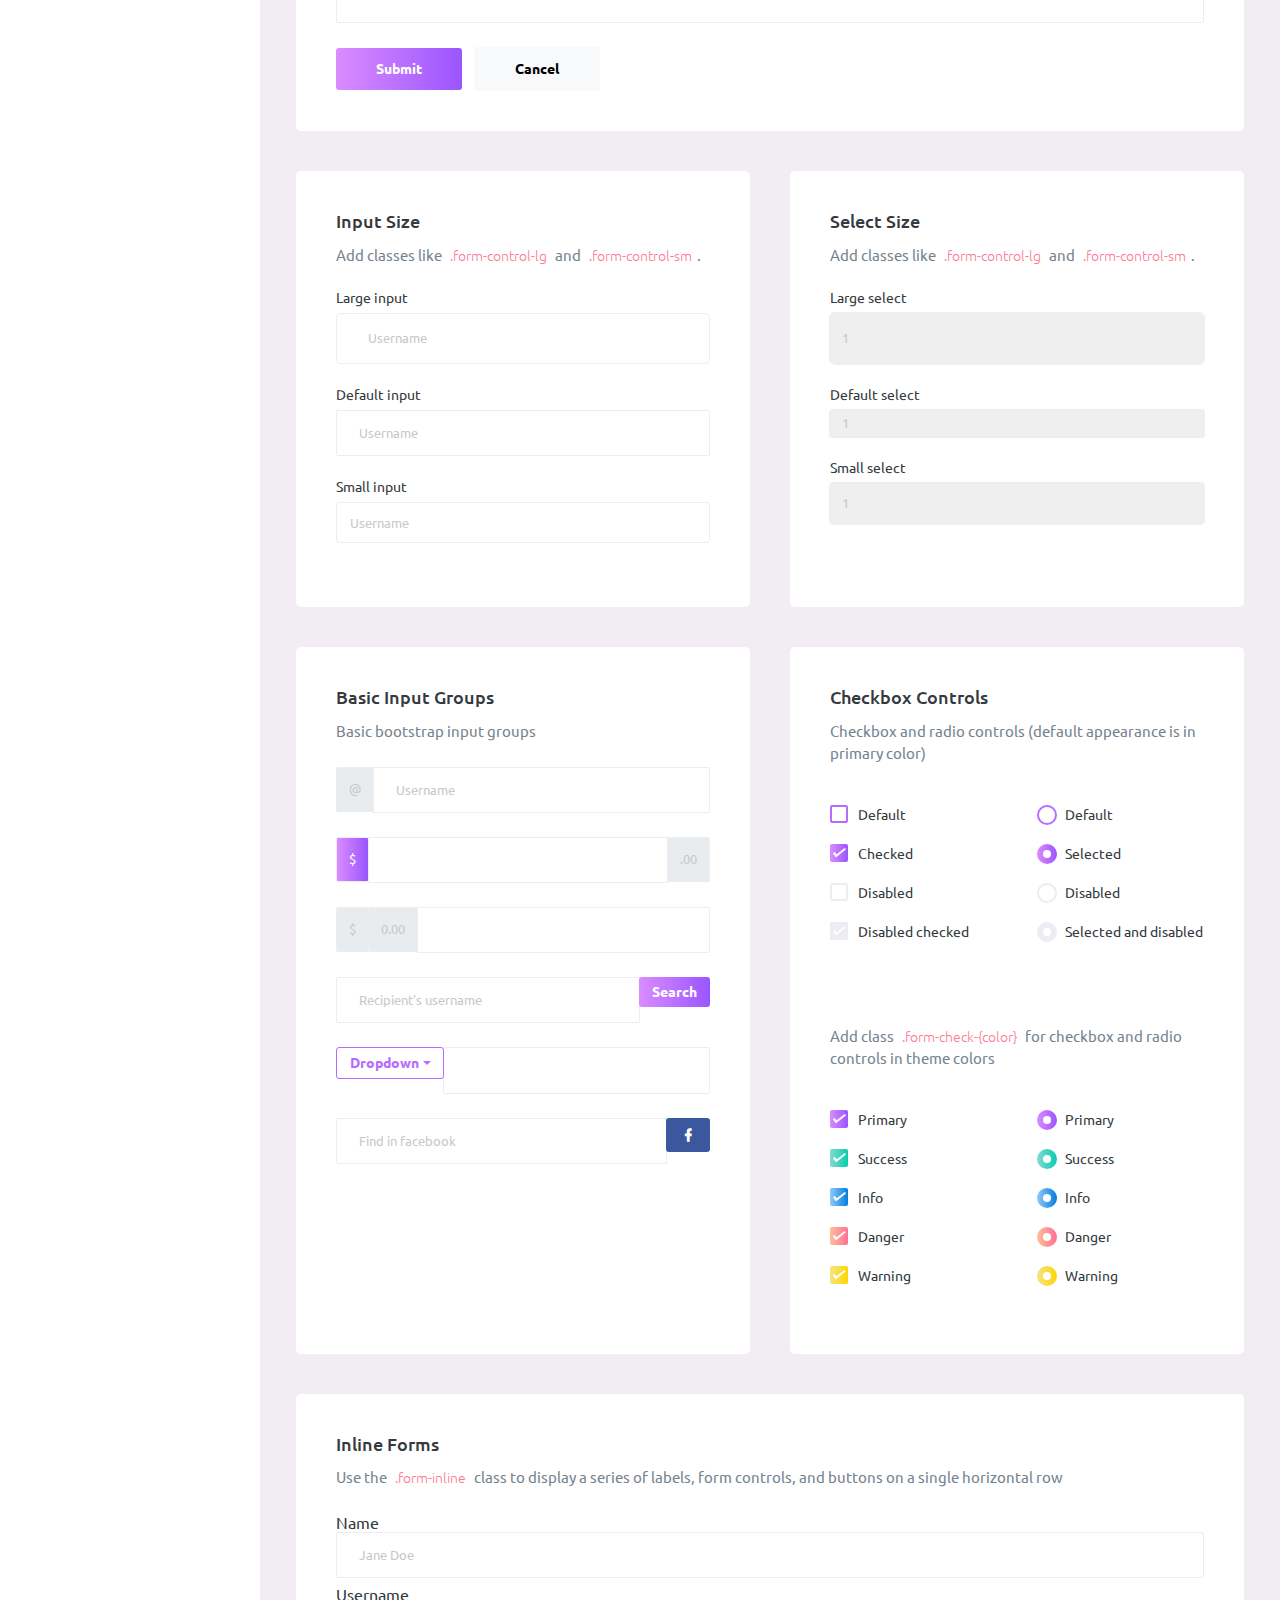
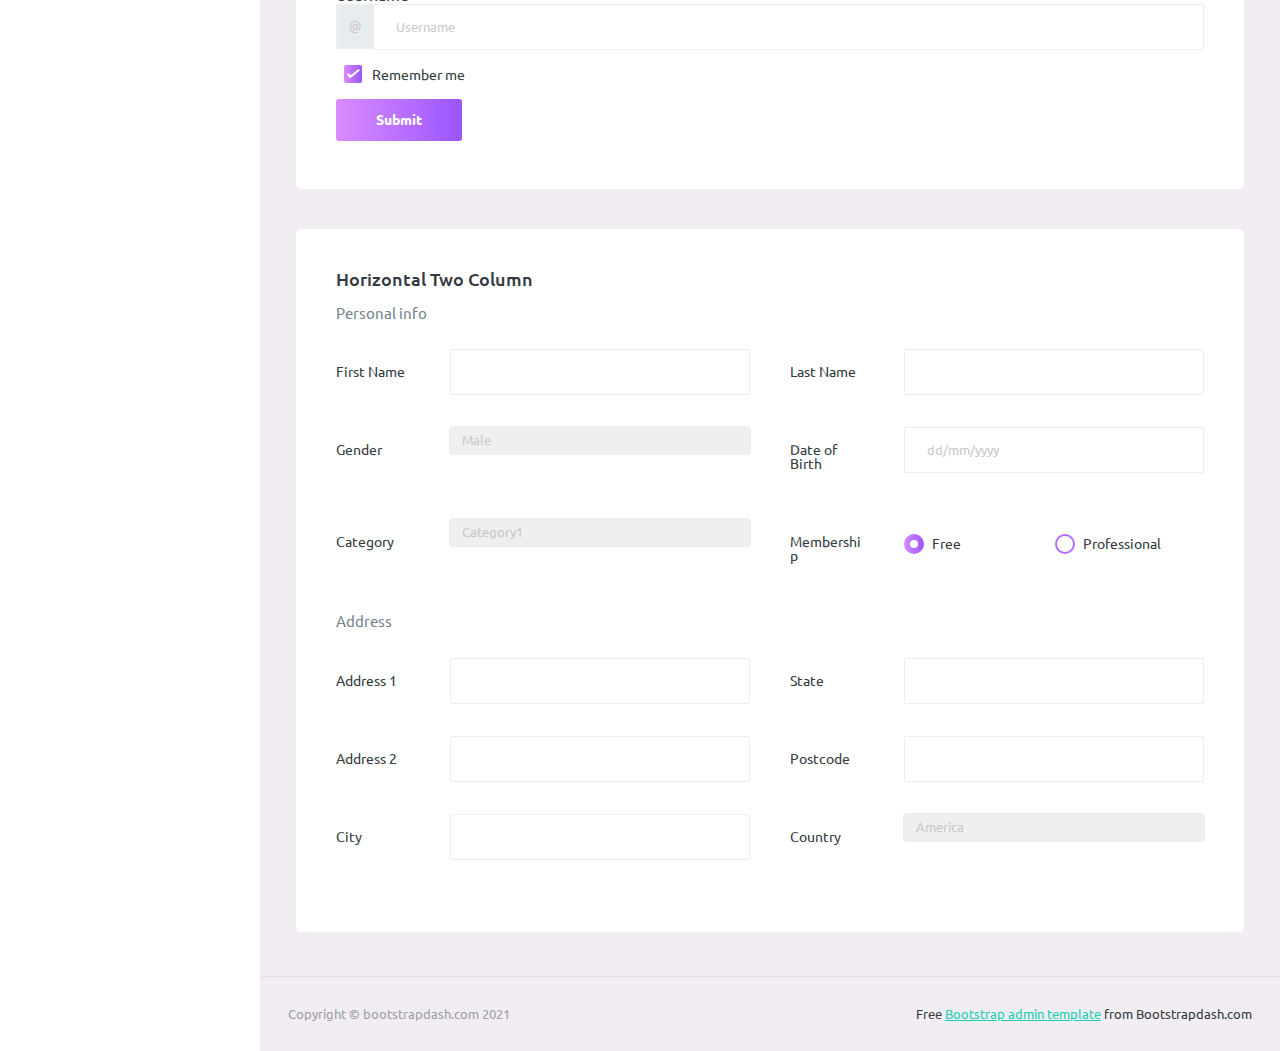
<file: pages/forms/basic_elements.html>
<!DOCTYPE html>
<html lang="en">
  <head>
    <!-- Required meta tags -->
    <meta charset="utf-8">
    <meta name="viewport" content="width=device-width, initial-scale=1, shrink-to-fit=no">
    <title>Purple Admin</title>
    <!-- plugins:css -->
    <link rel="stylesheet" href="../../assets/vendors/mdi/css/materialdesignicons.min.css">
    <link rel="stylesheet" href="../../assets/vendors/css/vendor.bundle.base.css">
    <!-- endinject -->
    <!-- Plugin css for this page -->
    <!-- End plugin css for this page -->
    <!-- inject:css -->
    <!-- endinject -->
    <!-- Layout styles -->
    <link rel="stylesheet" href="../../assets/css/style.css">
    <!-- End layout styles -->
    <link rel="shortcut icon" href="../../assets/images/favicon.ico" />
  </head>
  <body>
    <div class="container-scroller">
      <!-- partial:../../partials/_navbar.html -->
      <nav class="navbar default-layout-navbar col-lg-12 col-12 p-0 fixed-top d-flex flex-row">
        <div class="text-center navbar-brand-wrapper d-flex align-items-center justify-content-center">
          <a class="navbar-brand brand-logo" href="../../index.html"><img src="../../assets/images/logo.svg" alt="logo" /></a>
          <a class="navbar-brand brand-logo-mini" href="../../index.html"><img src="../../assets/images/logo-mini.svg" alt="logo" /></a>
        </div>
        <div class="navbar-menu-wrapper d-flex align-items-stretch">
          <button class="navbar-toggler navbar-toggler align-self-center" type="button" data-toggle="minimize">
            <span class="mdi mdi-menu"></span>
          </button>
          <div class="search-field d-none d-md-block">
            <form class="d-flex align-items-center h-100" action="#">
              <div class="input-group">
                <div class="input-group-prepend bg-transparent">
                  <i class="input-group-text border-0 mdi mdi-magnify"></i>
                </div>
                <input type="text" class="form-control bg-transparent border-0" placeholder="Search projects">
              </div>
            </form>
          </div>
          <ul class="navbar-nav navbar-nav-right">
            <li class="nav-item nav-profile dropdown">
              <a class="nav-link dropdown-toggle" id="profileDropdown" href="#" data-bs-toggle="dropdown" aria-expanded="false">
                <div class="nav-profile-img">
                  <img src="../../assets/images/faces/face1.jpg" alt="image">
                  <span class="availability-status online"></span>
                </div>
                <div class="nav-profile-text">
                  <p class="mb-1 text-black">David Greymaax</p>
                </div>
              </a>
              <div class="dropdown-menu navbar-dropdown" aria-labelledby="profileDropdown">
                <a class="dropdown-item" href="#">
                  <i class="mdi mdi-cached me-2 text-success"></i> Activity Log </a>
                <div class="dropdown-divider"></div>
                <a class="dropdown-item" href="#">
                  <i class="mdi mdi-logout me-2 text-primary"></i> Signout </a>
              </div>
            </li>
            <li class="nav-item d-none d-lg-block full-screen-link">
              <a class="nav-link">
                <i class="mdi mdi-fullscreen" id="fullscreen-button"></i>
              </a>
            </li>
            <li class="nav-item dropdown">
              <a class="nav-link count-indicator dropdown-toggle" id="messageDropdown" href="#" data-bs-toggle="dropdown" aria-expanded="false">
                <i class="mdi mdi-email-outline"></i>
                <span class="count-symbol bg-warning"></span>
              </a>
              <div class="dropdown-menu dropdown-menu-right navbar-dropdown preview-list" aria-labelledby="messageDropdown">
                <h6 class="p-3 mb-0">Messages</h6>
                <div class="dropdown-divider"></div>
                <a class="dropdown-item preview-item">
                  <div class="preview-thumbnail">
                    <img src="../../assets/images/faces/face4.jpg" alt="image" class="profile-pic">
                  </div>
                  <div class="preview-item-content d-flex align-items-start flex-column justify-content-center">
                    <h6 class="preview-subject ellipsis mb-1 font-weight-normal">Mark send you a message</h6>
                    <p class="text-gray mb-0"> 1 Minutes ago </p>
                  </div>
                </a>
                <div class="dropdown-divider"></div>
                <a class="dropdown-item preview-item">
                  <div class="preview-thumbnail">
                    <img src="../../assets/images/faces/face2.jpg" alt="image" class="profile-pic">
                  </div>
                  <div class="preview-item-content d-flex align-items-start flex-column justify-content-center">
                    <h6 class="preview-subject ellipsis mb-1 font-weight-normal">Cregh send you a message</h6>
                    <p class="text-gray mb-0"> 15 Minutes ago </p>
                  </div>
                </a>
                <div class="dropdown-divider"></div>
                <a class="dropdown-item preview-item">
                  <div class="preview-thumbnail">
                    <img src="../../assets/images/faces/face3.jpg" alt="image" class="profile-pic">
                  </div>
                  <div class="preview-item-content d-flex align-items-start flex-column justify-content-center">
                    <h6 class="preview-subject ellipsis mb-1 font-weight-normal">Profile picture updated</h6>
                    <p class="text-gray mb-0"> 18 Minutes ago </p>
                  </div>
                </a>
                <div class="dropdown-divider"></div>
                <h6 class="p-3 mb-0 text-center">4 new messages</h6>
              </div>
            </li>
            <li class="nav-item dropdown">
              <a class="nav-link count-indicator dropdown-toggle" id="notificationDropdown" href="#" data-bs-toggle="dropdown">
                <i class="mdi mdi-bell-outline"></i>
                <span class="count-symbol bg-danger"></span>
              </a>
              <div class="dropdown-menu dropdown-menu-right navbar-dropdown preview-list" aria-labelledby="notificationDropdown">
                <h6 class="p-3 mb-0">Notifications</h6>
                <div class="dropdown-divider"></div>
                <a class="dropdown-item preview-item">
                  <div class="preview-thumbnail">
                    <div class="preview-icon bg-success">
                      <i class="mdi mdi-calendar"></i>
                    </div>
                  </div>
                  <div class="preview-item-content d-flex align-items-start flex-column justify-content-center">
                    <h6 class="preview-subject font-weight-normal mb-1">Event today</h6>
                    <p class="text-gray ellipsis mb-0"> Just a reminder that you have an event today </p>
                  </div>
                </a>
                <div class="dropdown-divider"></div>
                <a class="dropdown-item preview-item">
                  <div class="preview-thumbnail">
                    <div class="preview-icon bg-warning">
                      <i class="mdi mdi-settings"></i>
                    </div>
                  </div>
                  <div class="preview-item-content d-flex align-items-start flex-column justify-content-center">
                    <h6 class="preview-subject font-weight-normal mb-1">Settings</h6>
                    <p class="text-gray ellipsis mb-0"> Update dashboard </p>
                  </div>
                </a>
                <div class="dropdown-divider"></div>
                <a class="dropdown-item preview-item">
                  <div class="preview-thumbnail">
                    <div class="preview-icon bg-info">
                      <i class="mdi mdi-link-variant"></i>
                    </div>
                  </div>
                  <div class="preview-item-content d-flex align-items-start flex-column justify-content-center">
                    <h6 class="preview-subject font-weight-normal mb-1">Launch Admin</h6>
                    <p class="text-gray ellipsis mb-0"> New admin wow! </p>
                  </div>
                </a>
                <div class="dropdown-divider"></div>
                <h6 class="p-3 mb-0 text-center">See all notifications</h6>
              </div>
            </li>
            <li class="nav-item nav-logout d-none d-lg-block">
              <a class="nav-link" href="#">
                <i class="mdi mdi-power"></i>
              </a>
            </li>
            <li class="nav-item nav-settings d-none d-lg-block">
              <a class="nav-link" href="#">
                <i class="mdi mdi-format-line-spacing"></i>
              </a>
            </li>
          </ul>
          <button class="navbar-toggler navbar-toggler-right d-lg-none align-self-center" type="button" data-toggle="offcanvas">
            <span class="mdi mdi-menu"></span>
          </button>
        </div>
      </nav>
      <!-- partial -->
      <div class="container-fluid page-body-wrapper">
        <!-- partial:../../partials/_sidebar.html -->
        <nav class="sidebar sidebar-offcanvas" id="sidebar">
          <ul class="nav">
            <li class="nav-item nav-profile">
              <a href="#" class="nav-link">
                <div class="nav-profile-image">
                  <img src="../../assets/images/faces/face1.jpg" alt="profile">
                  <span class="login-status online"></span>
                  <!--change to offline or busy as needed-->
                </div>
                <div class="nav-profile-text d-flex flex-column">
                  <span class="font-weight-bold mb-2">David Grey. H</span>
                  <span class="text-secondary text-small">Project Manager</span>
                </div>
                <i class="mdi mdi-bookmark-check text-success nav-profile-badge"></i>
              </a>
            </li>
            <li class="nav-item">
              <a class="nav-link" href="../../index.html">
                <span class="menu-title">Dashboard</span>
                <i class="mdi mdi-home menu-icon"></i>
              </a>
            </li>
            <li class="nav-item">
              <a class="nav-link" data-bs-toggle="collapse" href="#ui-basic" aria-expanded="false" aria-controls="ui-basic">
                <span class="menu-title">Basic UI Elements</span>
                <i class="menu-arrow"></i>
                <i class="mdi mdi-crosshairs-gps menu-icon"></i>
              </a>
              <div class="collapse" id="ui-basic">
                <ul class="nav flex-column sub-menu">
                  <li class="nav-item"> <a class="nav-link" href="../../pages/ui-features/buttons.html">Buttons</a></li>
                  <li class="nav-item"> <a class="nav-link" href="../../pages/ui-features/typography.html">Typography</a></li>
                </ul>
              </div>
            </li>
            <li class="nav-item">
              <a class="nav-link" href="../../pages/icons/mdi.html">
                <span class="menu-title">Icons</span>
                <i class="mdi mdi-contacts menu-icon"></i>
              </a>
            </li>
            <li class="nav-item">
              <a class="nav-link" href="../../pages/forms/basic_elements.html">
                <span class="menu-title">Forms</span>
                <i class="mdi mdi-format-list-bulleted menu-icon"></i>
              </a>
            </li>
            <li class="nav-item">
              <a class="nav-link" href="../../pages/charts/chartjs.html">
                <span class="menu-title">Charts</span>
                <i class="mdi mdi-chart-bar menu-icon"></i>
              </a>
            </li>
            <li class="nav-item">
              <a class="nav-link" href="../../pages/tables/basic-table.html">
                <span class="menu-title">Tables</span>
                <i class="mdi mdi-table-large menu-icon"></i>
              </a>
            </li>
            <li class="nav-item">
              <a class="nav-link" data-bs-toggle="collapse" href="#general-pages" aria-expanded="false" aria-controls="general-pages">
                <span class="menu-title">Sample Pages</span>
                <i class="menu-arrow"></i>
                <i class="mdi mdi-medical-bag menu-icon"></i>
              </a>
              <div class="collapse" id="general-pages">
                <ul class="nav flex-column sub-menu">
                  <li class="nav-item"> <a class="nav-link" href="../../pages/samples/blank-page.html"> Blank Page </a></li>
                  <li class="nav-item"> <a class="nav-link" href="../../pages/samples/login.html"> Login </a></li>
                  <li class="nav-item"> <a class="nav-link" href="../../pages/samples/register.html"> Register </a></li>
                  <li class="nav-item"> <a class="nav-link" href="../../pages/samples/error-404.html"> 404 </a></li>
                  <li class="nav-item"> <a class="nav-link" href="../../pages/samples/error-500.html"> 500 </a></li>
                </ul>
              </div>
            </li>
            <li class="nav-item sidebar-actions">
              <span class="nav-link">
                <div class="border-bottom">
                  <h6 class="font-weight-normal mb-3">Projects</h6>
                </div>
                <button class="btn btn-block btn-lg btn-gradient-primary mt-4">+ Add a project</button>
                <div class="mt-4">
                  <div class="border-bottom">
                    <p class="text-secondary">Categories</p>
                  </div>
                  <ul class="gradient-bullet-list mt-4">
                    <li>Free</li>
                    <li>Pro</li>
                  </ul>
                </div>
              </span>
            </li>
          </ul>
        </nav>
        <!-- partial -->
        <div class="main-panel">
          <div class="content-wrapper">
            <div class="page-header">
              <h3 class="page-title"> Form elements </h3>
              <nav aria-label="breadcrumb">
                <ol class="breadcrumb">
                  <li class="breadcrumb-item"><a href="#">Forms</a></li>
                  <li class="breadcrumb-item active" aria-current="page">Form elements</li>
                </ol>
              </nav>
            </div>
            <div class="row">
              <div class="col-md-6 grid-margin stretch-card">
                <div class="card">
                  <div class="card-body">
                    <h4 class="card-title">Default form</h4>
                    <p class="card-description"> Basic form layout </p>
                    <form class="forms-sample">
                      <div class="form-group">
                        <label for="exampleInputUsername1">Username</label>
                        <input type="text" class="form-control" id="exampleInputUsername1" placeholder="Username">
                      </div>
                      <div class="form-group">
                        <label for="exampleInputEmail1">Email address</label>
                        <input type="email" class="form-control" id="exampleInputEmail1" placeholder="Email">
                      </div>
                      <div class="form-group">
                        <label for="exampleInputPassword1">Password</label>
                        <input type="password" class="form-control" id="exampleInputPassword1" placeholder="Password">
                      </div>
                      <div class="form-group">
                        <label for="exampleInputConfirmPassword1">Confirm Password</label>
                        <input type="password" class="form-control" id="exampleInputConfirmPassword1" placeholder="Password">
                      </div>
                      <div class="form-check form-check-flat form-check-primary">
                        <label class="form-check-label">
                          <input type="checkbox" class="form-check-input"> Remember me </label>
                      </div>
                      <button type="submit" class="btn btn-gradient-primary me-2">Submit</button>
                      <button class="btn btn-light">Cancel</button>
                    </form>
                  </div>
                </div>
              </div>
              <div class="col-md-6 grid-margin stretch-card">
                <div class="card">
                  <div class="card-body">
                    <h4 class="card-title">Horizontal Form</h4>
                    <p class="card-description"> Horizontal form layout </p>
                    <form class="forms-sample">
                      <div class="form-group row">
                        <label for="exampleInputUsername2" class="col-sm-3 col-form-label">Email</label>
                        <div class="col-sm-9">
                          <input type="text" class="form-control" id="exampleInputUsername2" placeholder="Username">
                        </div>
                      </div>
                      <div class="form-group row">
                        <label for="exampleInputEmail2" class="col-sm-3 col-form-label">Email</label>
                        <div class="col-sm-9">
                          <input type="email" class="form-control" id="exampleInputEmail2" placeholder="Email">
                        </div>
                      </div>
                      <div class="form-group row">
                        <label for="exampleInputMobile" class="col-sm-3 col-form-label">Mobile</label>
                        <div class="col-sm-9">
                          <input type="text" class="form-control" id="exampleInputMobile" placeholder="Mobile number">
                        </div>
                      </div>
                      <div class="form-group row">
                        <label for="exampleInputPassword2" class="col-sm-3 col-form-label">Password</label>
                        <div class="col-sm-9">
                          <input type="password" class="form-control" id="exampleInputPassword2" placeholder="Password">
                        </div>
                      </div>
                      <div class="form-group row">
                        <label for="exampleInputConfirmPassword2" class="col-sm-3 col-form-label">Re Password</label>
                        <div class="col-sm-9">
                          <input type="password" class="form-control" id="exampleInputConfirmPassword2" placeholder="Password">
                        </div>
                      </div>
                      <div class="form-check form-check-flat form-check-primary">
                        <label class="form-check-label">
                          <input type="checkbox" class="form-check-input"> Remember me </label>
                      </div>
                      <button type="submit" class="btn btn-gradient-primary me-2">Submit</button>
                      <button class="btn btn-light">Cancel</button>
                    </form>
                  </div>
                </div>
              </div>
              <div class="col-12 grid-margin stretch-card">
                <div class="card">
                  <div class="card-body">
                    <h4 class="card-title">Basic form elements</h4>
                    <p class="card-description"> Basic form elements </p>
                    <form class="forms-sample">
                      <div class="form-group">
                        <label for="exampleInputName1">Name</label>
                        <input type="text" class="form-control" id="exampleInputName1" placeholder="Name">
                      </div>
                      <div class="form-group">
                        <label for="exampleInputEmail3">Email address</label>
                        <input type="email" class="form-control" id="exampleInputEmail3" placeholder="Email">
                      </div>
                      <div class="form-group">
                        <label for="exampleInputPassword4">Password</label>
                        <input type="password" class="form-control" id="exampleInputPassword4" placeholder="Password">
                      </div>
                      <div class="form-group">
                        <label for="exampleSelectGender">Gender</label>
                        <select class="form-control" id="exampleSelectGender">
                          <option>Male</option>
                          <option>Female</option>
                        </select>
                      </div>
                      <div class="form-group">
                        <label>File upload</label>
                        <input type="file" name="img[]" class="file-upload-default">
                        <div class="input-group col-xs-12">
                          <input type="text" class="form-control file-upload-info" disabled placeholder="Upload Image">
                          <span class="input-group-append">
                            <button class="file-upload-browse btn btn-gradient-primary" type="button">Upload</button>
                          </span>
                        </div>
                      </div>
                      <div class="form-group">
                        <label for="exampleInputCity1">City</label>
                        <input type="text" class="form-control" id="exampleInputCity1" placeholder="Location">
                      </div>
                      <div class="form-group">
                        <label for="exampleTextarea1">Textarea</label>
                        <textarea class="form-control" id="exampleTextarea1" rows="4"></textarea>
                      </div>
                      <button type="submit" class="btn btn-gradient-primary me-2">Submit</button>
                      <button class="btn btn-light">Cancel</button>
                    </form>
                  </div>
                </div>
              </div>
              <div class="col-md-6 grid-margin stretch-card">
                <div class="card">
                  <div class="card-body">
                    <h4 class="card-title">Input size</h4>
                    <p class="card-description"> Add classes like <code>.form-control-lg</code> and <code>.form-control-sm</code>. </p>
                    <div class="form-group">
                      <label>Large input</label>
                      <input type="text" class="form-control form-control-lg" placeholder="Username" aria-label="Username">
                    </div>
                    <div class="form-group">
                      <label>Default input</label>
                      <input type="text" class="form-control" placeholder="Username" aria-label="Username">
                    </div>
                    <div class="form-group">
                      <label>Small input</label>
                      <input type="text" class="form-control form-control-sm" placeholder="Username" aria-label="Username">
                    </div>
                  </div>
                </div>
              </div>
              <div class="col-md-6 grid-margin stretch-card">
                <div class="card">
                  <div class="card-body">
                    <h4 class="card-title">Select size</h4>
                    <p class="card-description"> Add classes like <code>.form-control-lg</code> and <code>.form-control-sm</code>. </p>
                    <div class="form-group">
                      <label for="exampleFormControlSelect1">Large select</label>
                      <select class="form-control form-control-lg" id="exampleFormControlSelect1">
                        <option>1</option>
                        <option>2</option>
                        <option>3</option>
                        <option>4</option>
                        <option>5</option>
                      </select>
                    </div>
                    <div class="form-group">
                      <label for="exampleFormControlSelect2">Default select</label>
                      <select class="form-control" id="exampleFormControlSelect2">
                        <option>1</option>
                        <option>2</option>
                        <option>3</option>
                        <option>4</option>
                        <option>5</option>
                      </select>
                    </div>
                    <div class="form-group">
                      <label for="exampleFormControlSelect3">Small select</label>
                      <select class="form-control form-control-sm" id="exampleFormControlSelect3">
                        <option>1</option>
                        <option>2</option>
                        <option>3</option>
                        <option>4</option>
                        <option>5</option>
                      </select>
                    </div>
                  </div>
                </div>
              </div>
              <div class="col-md-6 grid-margin stretch-card">
                <div class="card">
                  <div class="card-body">
                    <h4 class="card-title">Basic input groups</h4>
                    <p class="card-description"> Basic bootstrap input groups </p>
                    <div class="form-group">
                      <div class="input-group">
                        <div class="input-group-prepend">
                          <span class="input-group-text">@</span>
                        </div>
                        <input type="text" class="form-control" placeholder="Username" aria-label="Username" aria-describedby="basic-addon1">
                      </div>
                    </div>
                    <div class="form-group">
                      <div class="input-group">
                        <div class="input-group-prepend">
                          <span class="input-group-text bg-gradient-primary text-white">$</span>
                        </div>
                        <input type="text" class="form-control" aria-label="Amount (to the nearest dollar)">
                        <div class="input-group-append">
                          <span class="input-group-text">.00</span>
                        </div>
                      </div>
                    </div>
                    <div class="form-group">
                      <div class="input-group">
                        <div class="input-group-prepend">
                          <span class="input-group-text">$</span>
                        </div>
                        <div class="input-group-prepend">
                          <span class="input-group-text">0.00</span>
                        </div>
                        <input type="text" class="form-control" aria-label="Amount (to the nearest dollar)">
                      </div>
                    </div>
                    <div class="form-group">
                      <div class="input-group">
                        <input type="text" class="form-control" placeholder="Recipient's username" aria-label="Recipient's username" aria-describedby="basic-addon2">
                        <div class="input-group-append">
                          <button class="btn btn-sm btn-gradient-primary" type="button">Search</button>
                        </div>
                      </div>
                    </div>
                    <div class="form-group">
                      <div class="input-group">
                        <div class="input-group-prepend">
                          <button class="btn btn-sm btn-outline-primary dropdown-toggle" type="button" data-bs-toggle="dropdown" aria-haspopup="true" aria-expanded="false">Dropdown</button>
                          <div class="dropdown-menu">
                            <a class="dropdown-item" href="#">Action</a>
                            <a class="dropdown-item" href="#">Another action</a>
                            <a class="dropdown-item" href="#">Something else here</a>
                            <div role="separator" class="dropdown-divider"></div>
                            <a class="dropdown-item" href="#">Separated link</a>
                          </div>
                        </div>
                        <input type="text" class="form-control" aria-label="Text input with dropdown button">
                      </div>
                    </div>
                    <div class="form-group">
                      <div class="input-group">
                        <input type="text" class="form-control" placeholder="Find in facebook" aria-label="Recipient's username" aria-describedby="basic-addon2">
                        <div class="input-group-append">
                          <button class="btn btn-sm btn-facebook" type="button">
                            <i class="mdi mdi-facebook"></i>
                          </button>
                        </div>
                      </div>
                    </div>
                  </div>
                </div>
              </div>
              <div class="col-md-6 grid-margin stretch-card">
                <div class="card">
                  <div class="card-body">
                    <h4 class="card-title">Checkbox Controls</h4>
                    <p class="card-description">Checkbox and radio controls (default appearance is in primary color)</p>
                    <form>
                      <div class="row">
                        <div class="col-md-6">
                          <div class="form-group">
                            <div class="form-check">
                              <label class="form-check-label">
                                <input type="checkbox" class="form-check-input"> Default </label>
                            </div>
                            <div class="form-check">
                              <label class="form-check-label">
                                <input type="checkbox" class="form-check-input" checked> Checked </label>
                            </div>
                            <div class="form-check">
                              <label class="form-check-label">
                                <input type="checkbox" class="form-check-input" disabled> Disabled </label>
                            </div>
                            <div class="form-check">
                              <label class="form-check-label">
                                <input type="checkbox" class="form-check-input" disabled checked> Disabled checked </label>
                            </div>
                          </div>
                        </div>
                        <div class="col-md-6">
                          <div class="form-group">
                            <div class="form-check">
                              <label class="form-check-label">
                                <input type="radio" class="form-check-input" name="optionsRadios" id="optionsRadios1" value=""> Default </label>
                            </div>
                            <div class="form-check">
                              <label class="form-check-label">
                                <input type="radio" class="form-check-input" name="optionsRadios" id="optionsRadios2" value="option2" checked> Selected </label>
                            </div>
                            <div class="form-check">
                              <label class="form-check-label">
                                <input type="radio" class="form-check-input" name="optionsRadios2" id="optionsRadios3" value="option3" disabled> Disabled </label>
                            </div>
                            <div class="form-check">
                              <label class="form-check-label">
                                <input type="radio" class="form-check-input" name="optionsRadio2" id="optionsRadios4" value="option4" disabled checked> Selected and disabled </label>
                            </div>
                          </div>
                        </div>
                      </div>
                    </form>
                  </div>
                  <div class="card-body">
                    <p class="card-description">Add class <code>.form-check-{color}</code> for checkbox and radio controls in theme colors</p>
                    <form>
                      <div class="row">
                        <div class="col-md-6">
                          <div class="form-group">
                            <div class="form-check form-check-primary">
                              <label class="form-check-label">
                                <input type="checkbox" class="form-check-input" checked> Primary </label>
                            </div>
                            <div class="form-check form-check-success">
                              <label class="form-check-label">
                                <input type="checkbox" class="form-check-input" checked> Success </label>
                            </div>
                            <div class="form-check form-check-info">
                              <label class="form-check-label">
                                <input type="checkbox" class="form-check-input" checked> Info </label>
                            </div>
                            <div class="form-check form-check-danger">
                              <label class="form-check-label">
                                <input type="checkbox" class="form-check-input" checked> Danger </label>
                            </div>
                            <div class="form-check form-check-warning">
                              <label class="form-check-label">
                                <input type="checkbox" class="form-check-input" checked> Warning </label>
                            </div>
                          </div>
                        </div>
                        <div class="col-md-6">
                          <div class="form-group">
                            <div class="form-check form-check-primary">
                              <label class="form-check-label">
                                <input type="radio" class="form-check-input" name="ExampleRadio1" id="ExampleRadio1" checked> Primary </label>
                            </div>
                            <div class="form-check form-check-success">
                              <label class="form-check-label">
                                <input type="radio" class="form-check-input" name="ExampleRadio2" id="ExampleRadio2" checked> Success </label>
                            </div>
                            <div class="form-check form-check-info">
                              <label class="form-check-label">
                                <input type="radio" class="form-check-input" name="ExampleRadio3" id="ExampleRadio3" checked> Info </label>
                            </div>
                            <div class="form-check form-check-danger">
                              <label class="form-check-label">
                                <input type="radio" class="form-check-input" name="ExampleRadio4" id="ExampleRadio4" checked> Danger </label>
                            </div>
                            <div class="form-check form-check-warning">
                              <label class="form-check-label">
                                <input type="radio" class="form-check-input" name="ExampleRadio5" id="ExampleRadio5" checked> Warning </label>
                            </div>
                          </div>
                        </div>
                      </div>
                    </form>
                  </div>
                </div>
              </div>
              <div class="col-12 grid-margin stretch-card">
                <div class="card">
                  <div class="card-body">
                    <h4 class="card-title">Inline forms</h4>
                    <p class="card-description"> Use the <code>.form-inline</code> class to display a series of labels, form controls, and buttons on a single horizontal row </p>
                    <form class="form-inline">
                      <label class="sr-only" for="inlineFormInputName2">Name</label>
                      <input type="text" class="form-control mb-2 mr-sm-2" id="inlineFormInputName2" placeholder="Jane Doe">
                      <label class="sr-only" for="inlineFormInputGroupUsername2">Username</label>
                      <div class="input-group mb-2 mr-sm-2">
                        <div class="input-group-prepend">
                          <div class="input-group-text">@</div>
                        </div>
                        <input type="text" class="form-control" id="inlineFormInputGroupUsername2" placeholder="Username">
                      </div>
                      <div class="form-check mx-sm-2">
                        <label class="form-check-label">
                          <input type="checkbox" class="form-check-input" checked> Remember me </label>
                      </div>
                      <button type="submit" class="btn btn-gradient-primary mb-2">Submit</button>
                    </form>
                  </div>
                </div>
              </div>
              <div class="col-12">
                <div class="card">
                  <div class="card-body">
                    <h4 class="card-title">Horizontal Two column</h4>
                    <form class="form-sample">
                      <p class="card-description"> Personal info </p>
                      <div class="row">
                        <div class="col-md-6">
                          <div class="form-group row">
                            <label class="col-sm-3 col-form-label">First Name</label>
                            <div class="col-sm-9">
                              <input type="text" class="form-control" />
                            </div>
                          </div>
                        </div>
                        <div class="col-md-6">
                          <div class="form-group row">
                            <label class="col-sm-3 col-form-label">Last Name</label>
                            <div class="col-sm-9">
                              <input type="text" class="form-control" />
                            </div>
                          </div>
                        </div>
                      </div>
                      <div class="row">
                        <div class="col-md-6">
                          <div class="form-group row">
                            <label class="col-sm-3 col-form-label">Gender</label>
                            <div class="col-sm-9">
                              <select class="form-control">
                                <option>Male</option>
                                <option>Female</option>
                              </select>
                            </div>
                          </div>
                        </div>
                        <div class="col-md-6">
                          <div class="form-group row">
                            <label class="col-sm-3 col-form-label">Date of Birth</label>
                            <div class="col-sm-9">
                              <input class="form-control" placeholder="dd/mm/yyyy" />
                            </div>
                          </div>
                        </div>
                      </div>
                      <div class="row">
                        <div class="col-md-6">
                          <div class="form-group row">
                            <label class="col-sm-3 col-form-label">Category</label>
                            <div class="col-sm-9">
                              <select class="form-control">
                                <option>Category1</option>
                                <option>Category2</option>
                                <option>Category3</option>
                                <option>Category4</option>
                              </select>
                            </div>
                          </div>
                        </div>
                        <div class="col-md-6">
                          <div class="form-group row">
                            <label class="col-sm-3 col-form-label">Membership</label>
                            <div class="col-sm-4">
                              <div class="form-check">
                                <label class="form-check-label">
                                  <input type="radio" class="form-check-input" name="membershipRadios" id="membershipRadios1" value="" checked> Free </label>
                              </div>
                            </div>
                            <div class="col-sm-5">
                              <div class="form-check">
                                <label class="form-check-label">
                                  <input type="radio" class="form-check-input" name="membershipRadios" id="membershipRadios2" value="option2"> Professional </label>
                              </div>
                            </div>
                          </div>
                        </div>
                      </div>
                      <p class="card-description"> Address </p>
                      <div class="row">
                        <div class="col-md-6">
                          <div class="form-group row">
                            <label class="col-sm-3 col-form-label">Address 1</label>
                            <div class="col-sm-9">
                              <input type="text" class="form-control" />
                            </div>
                          </div>
                        </div>
                        <div class="col-md-6">
                          <div class="form-group row">
                            <label class="col-sm-3 col-form-label">State</label>
                            <div class="col-sm-9">
                              <input type="text" class="form-control" />
                            </div>
                          </div>
                        </div>
                      </div>
                      <div class="row">
                        <div class="col-md-6">
                          <div class="form-group row">
                            <label class="col-sm-3 col-form-label">Address 2</label>
                            <div class="col-sm-9">
                              <input type="text" class="form-control" />
                            </div>
                          </div>
                        </div>
                        <div class="col-md-6">
                          <div class="form-group row">
                            <label class="col-sm-3 col-form-label">Postcode</label>
                            <div class="col-sm-9">
                              <input type="text" class="form-control" />
                            </div>
                          </div>
                        </div>
                      </div>
                      <div class="row">
                        <div class="col-md-6">
                          <div class="form-group row">
                            <label class="col-sm-3 col-form-label">City</label>
                            <div class="col-sm-9">
                              <input type="text" class="form-control" />
                            </div>
                          </div>
                        </div>
                        <div class="col-md-6">
                          <div class="form-group row">
                            <label class="col-sm-3 col-form-label">Country</label>
                            <div class="col-sm-9">
                              <select class="form-control">
                                <option>America</option>
                                <option>Italy</option>
                                <option>Russia</option>
                                <option>Britain</option>
                              </select>
                            </div>
                          </div>
                        </div>
                      </div>
                    </form>
                  </div>
                </div>
              </div>
            </div>
          </div>
          <!-- content-wrapper ends -->
          <!-- partial:../../partials/_footer.html -->
          <footer class="footer">
            <div class="container-fluid d-flex justify-content-between">
              <span class="text-muted d-block text-center text-sm-start d-sm-inline-block">Copyright © bootstrapdash.com 2021</span>
              <span class="float-none float-sm-end mt-1 mt-sm-0 text-end"> Free <a href="https://www.bootstrapdash.com/bootstrap-admin-template/" target="_blank">Bootstrap admin template</a> from Bootstrapdash.com</span>
            </div>
          </footer>
          <!-- partial -->
        </div>
        <!-- main-panel ends -->
      </div>
      <!-- page-body-wrapper ends -->
    </div>
    <!-- container-scroller -->
    <!-- plugins:js -->
    <script src="../../assets/vendors/js/vendor.bundle.base.js"></script>
    <!-- endinject -->
    <!-- Plugin js for this page -->
    <!-- End plugin js for this page -->
    <!-- inject:js -->
    <script src="../../assets/js/off-canvas.js"></script>
    <script src="../../assets/js/hoverable-collapse.js"></script>
    <script src="../../assets/js/misc.js"></script>
    <!-- endinject -->
    <!-- Custom js for this page -->
    <script src="../../assets/js/file-upload.js"></script>
    <!-- End custom js for this page -->
  </body>
</html>
</file>
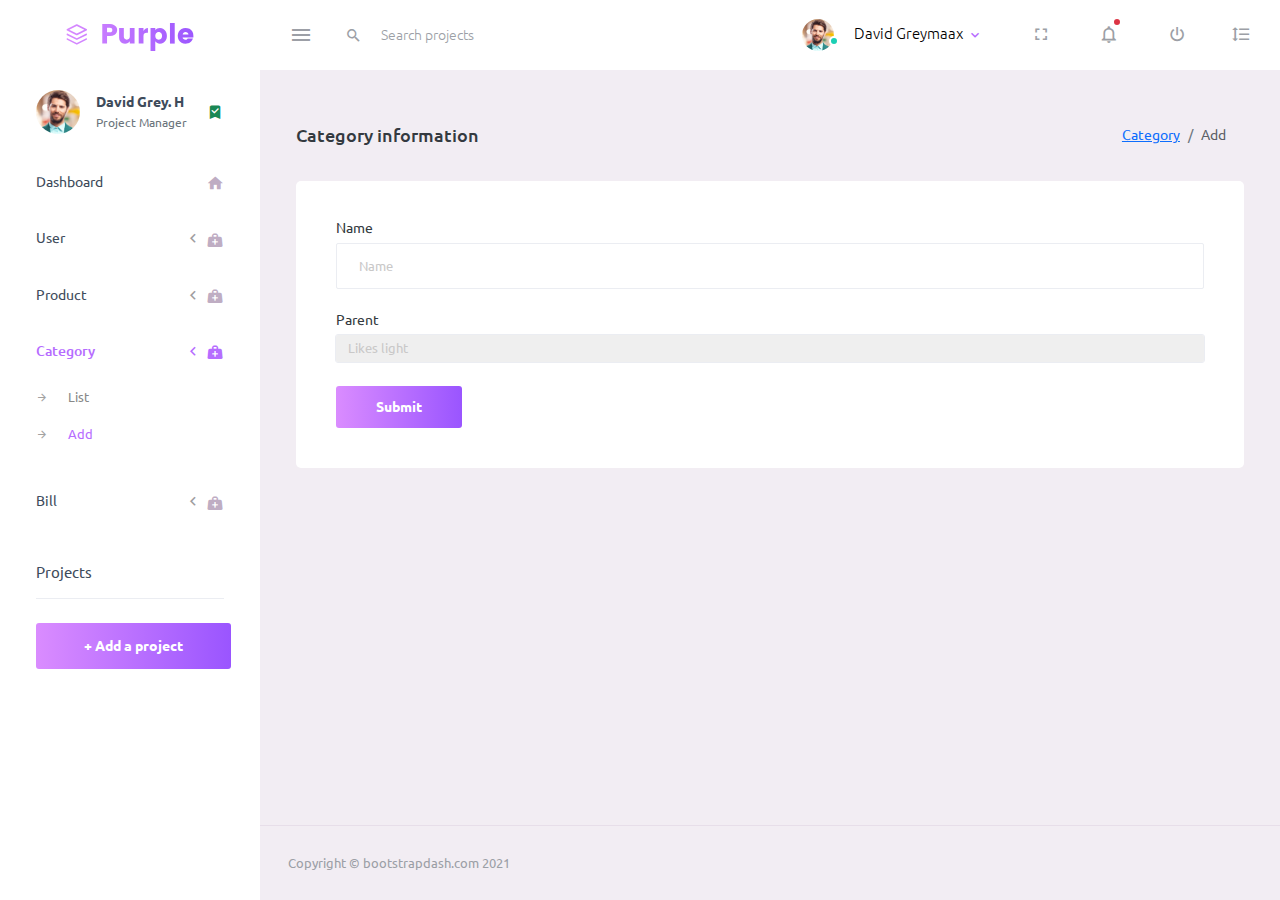
<file: pages/forms/category-add.html>
<!DOCTYPE html>
<html lang="en">
  <head>
    <!-- Required meta tags -->
    <meta charset="utf-8" />
    <meta name="viewport" content="width=device-width, initial-scale=1, shrink-to-fit=no" />
    <title>Purple Admin</title>
    <!-- plugins:css -->
    <link rel="stylesheet" href="../../assets/vendors/mdi/css/materialdesignicons.min.css" />
    <link rel="stylesheet" href="../../assets/vendors/css/vendor.bundle.base.css" />
    <!-- endinject -->
    <!-- Plugin css for this page -->
    <!-- End plugin css for this page -->
    <!-- inject:css -->
    <!-- endinject -->
    <!-- Layout styles -->
    <link rel="stylesheet" href="../../assets/css/style.css" />
    <!-- End layout styles -->
    <link rel="shortcut icon" href="../../assets/images/favicon.ico" />
  </head>
  <body>
    <div class="container-scroller">
      <!-- partial:../../partials/_navbar.html -->
      <nav class="navbar default-layout-navbar col-lg-12 col-12 p-0 fixed-top d-flex flex-row">
        <div
          class="text-center navbar-brand-wrapper d-flex align-items-center justify-content-center"
        >
          <a class="navbar-brand brand-logo" href="../../index2.html"
            ><img src="../../assets/images/logo.svg" alt="logo"
          /></a>
          <a class="navbar-brand brand-logo-mini" href="../../index2.html"
            ><img src="../../assets/images/logo-mini.svg" alt="logo"
          /></a>
        </div>
        <div class="navbar-menu-wrapper d-flex align-items-stretch">
          <button
            class="navbar-toggler navbar-toggler align-self-center"
            type="button"
            data-toggle="minimize"
          >
            <span class="mdi mdi-menu"></span>
          </button>
          <div class="search-field d-none d-md-block">
            <form class="d-flex align-items-center h-100" action="#">
              <div class="input-group">
                <div class="input-group-prepend bg-transparent">
                  <i class="input-group-text border-0 mdi mdi-magnify"></i>
                </div>
                <input
                  type="text"
                  class="form-control bg-transparent border-0"
                  placeholder="Search projects"
                />
              </div>
            </form>
          </div>
          <ul class="navbar-nav navbar-nav-right">
            <li class="nav-item nav-profile dropdown">
              <a
                class="nav-link dropdown-toggle"
                id="profileDropdown"
                href="#"
                data-bs-toggle="dropdown"
                aria-expanded="false"
              >
                <div class="nav-profile-img">
                  <img src="../../assets/images/faces/face1.jpg" alt="image" />
                  <span class="availability-status online"></span>
                </div>
                <div class="nav-profile-text">
                  <p class="mb-1 text-black">David Greymaax</p>
                </div>
              </a>
              <div class="dropdown-menu navbar-dropdown" aria-labelledby="profileDropdown">
                <a class="dropdown-item" href="../forms/changepass.html">
                  <i class="mdi mdi-cached me-2 text-success"></i> Change password
                </a>
                <div class="dropdown-divider"></div>
                <a class="dropdown-item" href="../../index.html">
                  <i class="mdi mdi-logout me-2 text-primary"></i> Signout
                </a>
              </div>
            </li>
            <li class="nav-item d-none d-lg-block full-screen-link">
              <a class="nav-link">
                <i class="mdi mdi-fullscreen" id="fullscreen-button"></i>
              </a>
            </li>
            <li class="nav-item dropdown">
              <a
                class="nav-link count-indicator dropdown-toggle"
                id="notificationDropdown"
                href="#"
                data-bs-toggle="dropdown"
              >
                <i class="mdi mdi-bell-outline"></i>
                <span class="count-symbol bg-danger"></span>
              </a>
              <div
                class="dropdown-menu dropdown-menu-right navbar-dropdown preview-list"
                aria-labelledby="notificationDropdown"
              >
                <h6 class="p-3 mb-0">Notifications</h6>
                <div class="dropdown-divider"></div>
                <a class="dropdown-item preview-item">
                  <div class="preview-thumbnail">
                    <div class="preview-icon bg-success">
                      <i class="mdi mdi-calendar"></i>
                    </div>
                  </div>
                  <div
                    class="preview-item-content d-flex align-items-start flex-column justify-content-center"
                  >
                    <h6 class="preview-subject font-weight-normal mb-1">Event today</h6>
                    <p class="text-gray ellipsis mb-0">
                      Just a reminder that you have an event today
                    </p>
                  </div>
                </a>
                <div class="dropdown-divider"></div>
                <a class="dropdown-item preview-item">
                  <div class="preview-thumbnail">
                    <div class="preview-icon bg-warning">
                      <i class="mdi mdi-settings"></i>
                    </div>
                  </div>
                  <div
                    class="preview-item-content d-flex align-items-start flex-column justify-content-center"
                  >
                    <h6 class="preview-subject font-weight-normal mb-1">Settings</h6>
                    <p class="text-gray ellipsis mb-0">Update dashboard</p>
                  </div>
                </a>
                <div class="dropdown-divider"></div>
                <a class="dropdown-item preview-item">
                  <div class="preview-thumbnail">
                    <div class="preview-icon bg-info">
                      <i class="mdi mdi-link-variant"></i>
                    </div>
                  </div>
                  <div
                    class="preview-item-content d-flex align-items-start flex-column justify-content-center"
                  >
                    <h6 class="preview-subject font-weight-normal mb-1">Launch Admin</h6>
                    <p class="text-gray ellipsis mb-0">New admin wow!</p>
                  </div>
                </a>
                <div class="dropdown-divider"></div>
                <h6 class="p-3 mb-0 text-center">See all notifications</h6>
              </div>
            </li>
            <li class="nav-item nav-logout d-none d-lg-block">
              <a class="nav-link" href="../../index.html">
                <i class="mdi mdi-power"></i>
              </a>
            </li>
            <li class="nav-item nav-settings d-none d-lg-block">
              <a class="nav-link" href="#">
                <i class="mdi mdi-format-line-spacing"></i>
              </a>
            </li>
          </ul>
          <button
            class="navbar-toggler navbar-toggler-right d-lg-none align-self-center"
            type="button"
            data-toggle="offcanvas"
          >
            <span class="mdi mdi-menu"></span>
          </button>
        </div>
      </nav>
      <!-- partial -->
      <div class="container-fluid page-body-wrapper">
        <!-- partial:../../partials/_sidebar.html -->
        <nav class="sidebar sidebar-offcanvas" id="sidebar">
          <ul class="nav">
            <li class="nav-item nav-profile">
              <a href="#" class="nav-link">
                <div class="nav-profile-image">
                  <img src="../../assets/images/faces/face1.jpg" alt="profile" />
                  <span class="login-status online"></span>
                  <!--change to offline or busy as needed-->
                </div>
                <div class="nav-profile-text d-flex flex-column">
                  <span class="font-weight-bold mb-2">David Grey. H</span>
                  <span class="text-secondary text-small">Project Manager</span>
                </div>
                <i class="mdi mdi-bookmark-check text-success nav-profile-badge"></i>
              </a>
            </li>
            <li class="nav-item">
              <a class="nav-link" href="../../index2.html">
                <span class="menu-title">Dashboard</span>
                <i class="mdi mdi-home menu-icon"></i>
              </a>
            </li>
            <li class="nav-item">
              <a
                class="nav-link"
                data-bs-toggle="collapse"
                href="#user-pages"
                aria-expanded="false"
                aria-controls="user-pages"
              >
                <span class="menu-title">User</span>
                <i class="menu-arrow"></i>
                <i class="mdi mdi-medical-bag menu-icon"></i>
              </a>
              <div class="collapse" id="user-pages">
                <ul class="nav flex-column sub-menu">
                  <li class="nav-item">
                    <a class="nav-link" href="../tables/user-list.html"> List </a>
                  </li>
                </ul>
              </div>
            </li>
            <li class="nav-item">
              <a
                class="nav-link"
                data-bs-toggle="collapse"
                href="#product-pages"
                aria-expanded="false"
                aria-controls="product-pages"
              >
                <span class="menu-title">Product</span>
                <i class="menu-arrow"></i>
                <i class="mdi mdi-medical-bag menu-icon"></i>
              </a>
              <div class="collapse" id="product-pages">
                <ul class="nav flex-column sub-menu">
                  <li class="nav-item">
                    <a class="nav-link" href="../tables/product-list.html"> List </a>
                  </li>
                  <li class="nav-item">
                    <a class="nav-link" href="../forms/product-add.html"> Add </a>
                  </li>
                </ul>
              </div>
            </li>
            <li class="nav-item">
              <a
                class="nav-link"
                data-bs-toggle="collapse"
                href="#category-pages"
                aria-expanded="false"
                aria-controls="category-pages"
              >
                <span class="menu-title">Category</span>
                <i class="menu-arrow"></i>
                <i class="mdi mdi-medical-bag menu-icon"></i>
              </a>
              <div class="collapse" id="category-pages">
                <ul class="nav flex-column sub-menu">
                  <li class="nav-item">
                    <a class="nav-link" href="../../pages/tables/category-list.html"> List </a>
                  </li>
                  <li class="nav-item">
                    <a class="nav-link" href="../../pages/forms/category-add.html"> Add </a>
                  </li>
                </ul>
              </div>
            </li>
            <li class="nav-item">
              <a
                class="nav-link"
                data-bs-toggle="collapse"
                href="#bill-pages"
                aria-expanded="false"
                aria-controls="bill-pages"
              >
                <span class="menu-title">Bill</span>
                <i class="menu-arrow"></i>
                <i class="mdi mdi-medical-bag menu-icon"></i>
              </a>
              <div class="collapse" id="bill-pages">
                <ul class="nav flex-column sub-menu">
                  <li class="nav-item">
                    <a class="nav-link" href="../tables/bill-list.html"> List </a>
                  </li>
                </ul>
              </div>
            </li>
            <li class="nav-item sidebar-actions">
              <span class="nav-link">
                <div class="border-bottom">
                  <h6 class="font-weight-normal mb-3">Projects</h6>
                </div>
                <button class="btn btn-block btn-lg btn-gradient-primary mt-4">
                  + Add a project
                </button>
              </span>
            </li>
          </ul>
        </nav>
        <!-- partial -->
        <div class="main-panel">
          <div class="content-wrapper">
            <div class="page-header">
              <h3 class="page-title">Category information</h3>
              <nav aria-label="breadcrumb">
                <ol class="breadcrumb">
                  <li class="breadcrumb-item"><a href="#">Category</a></li>
                  <li class="breadcrumb-item active" aria-current="page">Add</li>
                </ol>
              </nav>
            </div>
            <div class="row">
              <div class="col-12 grid-margin stretch-card">
                <div class="card">
                  <div class="card-body">
                    <form class="forms-sample">
                      <div class="form-group">
                        <label for="exampleInputName">Name</label>
                        <input
                          type="text"
                          class="form-control"
                          id="exampleInputName"
                          placeholder="Name"
                        />
                      </div>
                      <div class="form-group">
                        <label for="exampleSelectGender">Parent</label>
                        <select id="Parent" class="form-control">
                          <option>Likes light</option>
                          <option>Likes shade</option>
                        </select>
                      </div>
                      <button
                        onclick="addcategory()"
                        type="button"
                        class="btn btn-gradient-primary me-2"
                      >
                        Submit
                      </button>
                    </form>
                  </div>
                </div>
              </div>
            </div>
          </div>
          <!-- content-wrapper ends -->
          <!-- partial:../../partials/_footer.html -->
          <footer class="footer">
            <div class="container-fluid d-flex justify-content-between">
              <span class="text-muted d-block text-center text-sm-start d-sm-inline-block"
                >Copyright © bootstrapdash.com 2021</span
              >
            </div>
          </footer>
          <!-- partial -->
        </div>
        <!-- main-panel ends -->
      </div>
      <!-- page-body-wrapper ends -->
    </div>
    <!-- container-scroller -->
    <!-- plugins:js -->
    <script src="../../assets/vendors/js/vendor.bundle.base.js"></script>
    <!-- endinject -->
    <!-- Plugin js for this page -->
    <!-- End plugin js for this page -->
    <!-- inject:js -->
    <script src="../../assets/js/off-canvas.js"></script>
    <script src="../../assets/js/hoverable-collapse.js"></script>
    <script src="../../assets/js/misc.js"></script>
    <!-- endinject -->
    <!-- Custom js for this page -->
    <script src="../../assets/js/file-upload.js"></script>
    <!-- End custom js for this page -->
    <script>
      function addcategory() {
        var name = document.getElementById("exampleInputName").value;
        if (name) {
          const data = {  name };
          postJSON(data);
        } else {
          alert("Hãy điền đẩy đủ thông tin");
        }
      }
      async function postJSON(data) {
        try {
          const response = await fetch("http://localhost:3000/category/add", {
            method: "POST",
            headers: {
              "Content-Type": "application/json",
            },
            body: JSON.stringify(data),
          });
          const result = await response.json();
          alert(result.message);
        } catch (error) {
          console.error("Error:", error);
        }
      }
    </script>
    <script>
      var str = "";
      fetch("http://localhost:3000/category/getparent")
        .then((response) => response.json())
        .then((data) => {
          str += `<option value="">null</option>`;
          data.map((item) => {
            str += `<option value="${item._id}">${item.parentId}</option>`;
          });
          document.getElementById("Parent").innerHTML = str;
        });
    </script>
  </body>
</html>
</file>
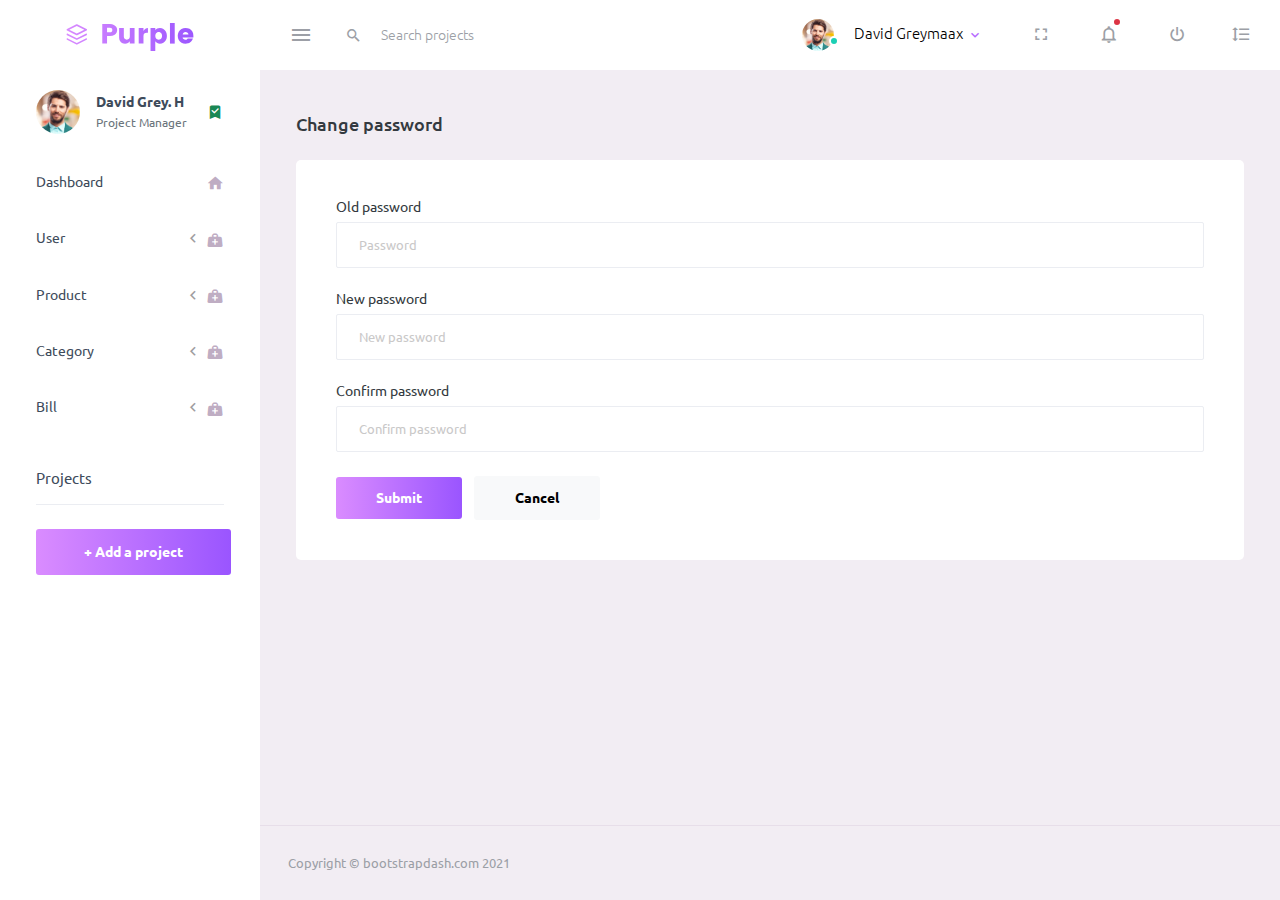
<file: pages/forms/changepass.html>
<!DOCTYPE html>
<html lang="en">
  <head>
    <!-- Required meta tags -->
    <meta charset="utf-8" />
    <meta name="viewport" content="width=device-width, initial-scale=1, shrink-to-fit=no" />
    <title>Purple Admin</title>
    <!-- plugins:css -->
    <link rel="stylesheet" href="../../assets/vendors/mdi/css/materialdesignicons.min.css" />
    <link rel="stylesheet" href="../../assets/vendors/css/vendor.bundle.base.css" />
    <!-- endinject -->
    <!-- Plugin css for this page -->
    <!-- End plugin css for this page -->
    <!-- inject:css -->
    <!-- endinject -->
    <!-- Layout styles -->
    <link rel="stylesheet" href="../../assets/css/style.css" />
    <!-- End layout styles -->
    <link rel="shortcut icon" href="../../assets/images/favicon.ico" />
  </head>
  <body>
    <div class="container-scroller">
      <!-- partial:../../partials/_navbar.html -->
      <nav class="navbar default-layout-navbar col-lg-12 col-12 p-0 fixed-top d-flex flex-row">
        <div
          class="text-center navbar-brand-wrapper d-flex align-items-center justify-content-center"
        >
          <a class="navbar-brand brand-logo" href="../../index2.html"
            ><img src="../../assets/images/logo.svg" alt="logo"
          /></a>
          <a class="navbar-brand brand-logo-mini" href="../../index2.html"
            ><img src="../../assets/images/logo-mini.svg" alt="logo"
          /></a>
        </div>
        <div class="navbar-menu-wrapper d-flex align-items-stretch">
          <button
            class="navbar-toggler navbar-toggler align-self-center"
            type="button"
            data-toggle="minimize"
          >
            <span class="mdi mdi-menu"></span>
          </button>
          <div class="search-field d-none d-md-block">
            <form class="d-flex align-items-center h-100" action="#">
              <div class="input-group">
                <div class="input-group-prepend bg-transparent">
                  <i class="input-group-text border-0 mdi mdi-magnify"></i>
                </div>
                <input
                  type="text"
                  class="form-control bg-transparent border-0"
                  placeholder="Search projects"
                />
              </div>
            </form>
          </div>
          <ul class="navbar-nav navbar-nav-right">
            <li class="nav-item nav-profile dropdown">
              <a
                class="nav-link dropdown-toggle"
                id="profileDropdown"
                href="#"
                data-bs-toggle="dropdown"
                aria-expanded="false"
              >
                <div class="nav-profile-img">
                  <img src="../../assets/images/faces/face1.jpg" alt="image" />
                  <span class="availability-status online"></span>
                </div>
                <div class="nav-profile-text">
                  <p class="mb-1 text-black">David Greymaax</p>
                </div>
              </a>
              <div class="dropdown-menu navbar-dropdown" aria-labelledby="profileDropdown">
                <a class="dropdown-item" href="#">
                  <i class="mdi mdi-cached me-2 text-success"></i> Activity Log
                </a>
                <div class="dropdown-divider"></div>
                <a class="dropdown-item" href="#">
                  <i class="mdi mdi-logout me-2 text-primary"></i> Signout
                </a>
              </div>
            </li>
            <li class="nav-item d-none d-lg-block full-screen-link">
              <a class="nav-link">
                <i class="mdi mdi-fullscreen" id="fullscreen-button"></i>
              </a>
            </li>
            <li class="nav-item dropdown">
              <a
                class="nav-link count-indicator dropdown-toggle"
                id="notificationDropdown"
                href="#"
                data-bs-toggle="dropdown"
              >
                <i class="mdi mdi-bell-outline"></i>
                <span class="count-symbol bg-danger"></span>
              </a>
              <div
                class="dropdown-menu dropdown-menu-right navbar-dropdown preview-list"
                aria-labelledby="notificationDropdown"
              >
                <h6 class="p-3 mb-0">Notifications</h6>
                <div class="dropdown-divider"></div>
                <a class="dropdown-item preview-item">
                  <div class="preview-thumbnail">
                    <div class="preview-icon bg-success">
                      <i class="mdi mdi-calendar"></i>
                    </div>
                  </div>
                  <div
                    class="preview-item-content d-flex align-items-start flex-column justify-content-center"
                  >
                    <h6 class="preview-subject font-weight-normal mb-1">Event today</h6>
                    <p class="text-gray ellipsis mb-0">
                      Just a reminder that you have an event today
                    </p>
                  </div>
                </a>
                <div class="dropdown-divider"></div>
                <a class="dropdown-item preview-item">
                  <div class="preview-thumbnail">
                    <div class="preview-icon bg-warning">
                      <i class="mdi mdi-settings"></i>
                    </div>
                  </div>
                  <div
                    class="preview-item-content d-flex align-items-start flex-column justify-content-center"
                  >
                    <h6 class="preview-subject font-weight-normal mb-1">Settings</h6>
                    <p class="text-gray ellipsis mb-0">Update dashboard</p>
                  </div>
                </a>
                <div class="dropdown-divider"></div>
                <a class="dropdown-item preview-item">
                  <div class="preview-thumbnail">
                    <div class="preview-icon bg-info">
                      <i class="mdi mdi-link-variant"></i>
                    </div>
                  </div>
                  <div
                    class="preview-item-content d-flex align-items-start flex-column justify-content-center"
                  >
                    <h6 class="preview-subject font-weight-normal mb-1">Launch Admin</h6>
                    <p class="text-gray ellipsis mb-0">New admin wow!</p>
                  </div>
                </a>
                <div class="dropdown-divider"></div>
                <h6 class="p-3 mb-0 text-center">See all notifications</h6>
              </div>
            </li>
            <li class="nav-item nav-logout d-none d-lg-block">
              <a class="nav-link" href="../../index.html">
                <i class="mdi mdi-power"></i>
              </a>
            </li>
            <li class="nav-item nav-settings d-none d-lg-block">
              <a class="nav-link" href="#">
                <i class="mdi mdi-format-line-spacing"></i>
              </a>
            </li>
          </ul>
          <button
            class="navbar-toggler navbar-toggler-right d-lg-none align-self-center"
            type="button"
            data-toggle="offcanvas"
          >
            <span class="mdi mdi-menu"></span>
          </button>
        </div>
      </nav>
      <!-- partial -->
      <div class="container-fluid page-body-wrapper">
        <!-- partial:../../partials/_sidebar.html -->
        <nav class="sidebar sidebar-offcanvas" id="sidebar">
          <ul class="nav">
            <li class="nav-item nav-profile">
              <a href="#" class="nav-link">
                <div class="nav-profile-image">
                  <img src="../../assets/images/faces/face1.jpg" alt="profile" />
                  <span class="login-status online"></span>
                  <!--change to offline or busy as needed-->
                </div>
                <div class="nav-profile-text d-flex flex-column">
                  <span class="font-weight-bold mb-2">David Grey. H</span>
                  <span class="text-secondary text-small">Project Manager</span>
                </div>
                <i class="mdi mdi-bookmark-check text-success nav-profile-badge"></i>
              </a>
            </li>
            <li class="nav-item">
              <a class="nav-link" href="../../index2.html">
                <span class="menu-title">Dashboard</span>
                <i class="mdi mdi-home menu-icon"></i>
              </a>
            </li>

            <li class="nav-item">
              <a
                class="nav-link"
                data-bs-toggle="collapse"
                href="#user-pages"
                aria-expanded="false"
                aria-controls="user-pages"
              >
                <span class="menu-title">User</span>
                <i class="menu-arrow"></i>
                <i class="mdi mdi-medical-bag menu-icon"></i>
              </a>
              <div class="collapse" id="user-pages">
                <ul class="nav flex-column sub-menu">
                  <li class="nav-item">
                    <a class="nav-link" href="../tables/user-list.html"> List </a>
                  </li>
                </ul>
              </div>
            </li>
            <li class="nav-item">
              <a
                class="nav-link"
                data-bs-toggle="collapse"
                href="#product-pages"
                aria-expanded="false"
                aria-controls="product-pages"
              >
                <span class="menu-title">Product</span>
                <i class="menu-arrow"></i>
                <i class="mdi mdi-medical-bag menu-icon"></i>
              </a>
              <div class="collapse" id="product-pages">
                <ul class="nav flex-column sub-menu">
                  <li class="nav-item">
                    <a class="nav-link" href="../tables/product-list.html"> List </a>
                  </li>
                  <li class="nav-item">
                    <a class="nav-link" href="../forms/product-add.html"> Add </a>
                  </li>
                </ul>
              </div>
            </li>
            <li class="nav-item">
              <a
                class="nav-link"
                data-bs-toggle="collapse"
                href="#category-pages"
                aria-expanded="false"
                aria-controls="category-pages"
              >
                <span class="menu-title">Category</span>
                <i class="menu-arrow"></i>
                <i class="mdi mdi-medical-bag menu-icon"></i>
              </a>
              <div class="collapse" id="category-pages">
                <ul class="nav flex-column sub-menu">
                  <li class="nav-item">
                    <a class="nav-link" href="../../pages/tables/category-list.html"> List </a>
                  </li>
                  <li class="nav-item">
                    <a class="nav-link" href="../../pages/forms/category-add.html"> Add </a>
                  </li>
                </ul>
              </div>
            </li>
            <li class="nav-item">
              <a
                class="nav-link"
                data-bs-toggle="collapse"
                href="#bill-pages"
                aria-expanded="false"
                aria-controls="bill-pages"
              >
                <span class="menu-title">Bill</span>
                <i class="menu-arrow"></i>
                <i class="mdi mdi-medical-bag menu-icon"></i>
              </a>
              <div class="collapse" id="bill-pages">
                <ul class="nav flex-column sub-menu">
                  <li class="nav-item">
                    <a class="nav-link" href="../tables/bill-list.html"> List </a>
                  </li>
                </ul>
              </div>
            </li>
            <li class="nav-item sidebar-actions">
              <span class="nav-link">
                <div class="border-bottom">
                  <h6 class="font-weight-normal mb-3">Projects</h6>
                </div>
                <button class="btn btn-block btn-lg btn-gradient-primary mt-4">
                  + Add a project
                </button>
              </span>
            </li>
          </ul>
        </nav>
        <!-- partial -->
        <div class="main-panel">
          <div class="content-wrapper">
            <div class="page-header">
              <h3 class="page-title">Change password</h3>
              <nav aria-label="breadcrumb">
                <ol class="breadcrumb">
                </ol>
              </nav>
            </div>
            <div class="row">
              <div class="col-12 grid-margin stretch-card">
                <div class="card">
                  <div class="card-body">
                    <form class="forms-sample">
                      <div class="form-group">
                        <label for="exampleInputPassword1">Old password</label>
                        <input
                          type="password"
                          class="form-control"
                          id="exampleInputPasswordold"
                          placeholder="Password"
                        />
                      </div>
                      <div class="form-group">
                        <label for="exampleInputConfirmPassword2">New password</label>
                        <input
                          type="password"
                          class="form-control"
                          id="exampleInputConfirmPassword2"
                          placeholder="New password"
                        />
                      </div>
                      <div class="form-group">
                        <label for="exampleInputConfirmPassword3">Confirm password</label>
                        <input
                          type="password"
                          class="form-control"
                          id="exampleInputConfirmPassword3"
                          placeholder="Confirm password"
                        />
                      </div>
                      <button type="submit" class="btn btn-gradient-primary me-2">Submit</button>
                      <button class="btn btn-light">Cancel</button>
                    </form>
                  </div>
                </div>
              </div>
            </div>
          </div>
          <!-- content-wrapper ends -->
          <!-- partial:../../partials/_footer.html -->
          <footer class="footer">
            <div class="container-fluid d-flex justify-content-between">
              <span class="text-muted d-block text-center text-sm-start d-sm-inline-block"
                >Copyright © bootstrapdash.com 2021</span
              >
            </div>
          </footer>
          <!-- partial -->
        </div>
        <!-- main-panel ends -->
      </div>
      <!-- page-body-wrapper ends -->
    </div>
    <!-- container-scroller -->
    <!-- plugins:js -->
    <script src="../../assets/vendors/js/vendor.bundle.base.js"></script>
    <!-- endinject -->
    <!-- Plugin js for this page -->
    <!-- End plugin js for this page -->
    <!-- inject:js -->
    <script src="../../assets/js/off-canvas.js"></script>
    <script src="../../assets/js/hoverable-collapse.js"></script>
    <script src="../../assets/js/misc.js"></script>
    <!-- endinject -->
    <!-- Custom js for this page -->
    <script src="../../assets/js/file-upload.js"></script>
    <!-- End custom js for this page -->
  </body>
</html>
</file>
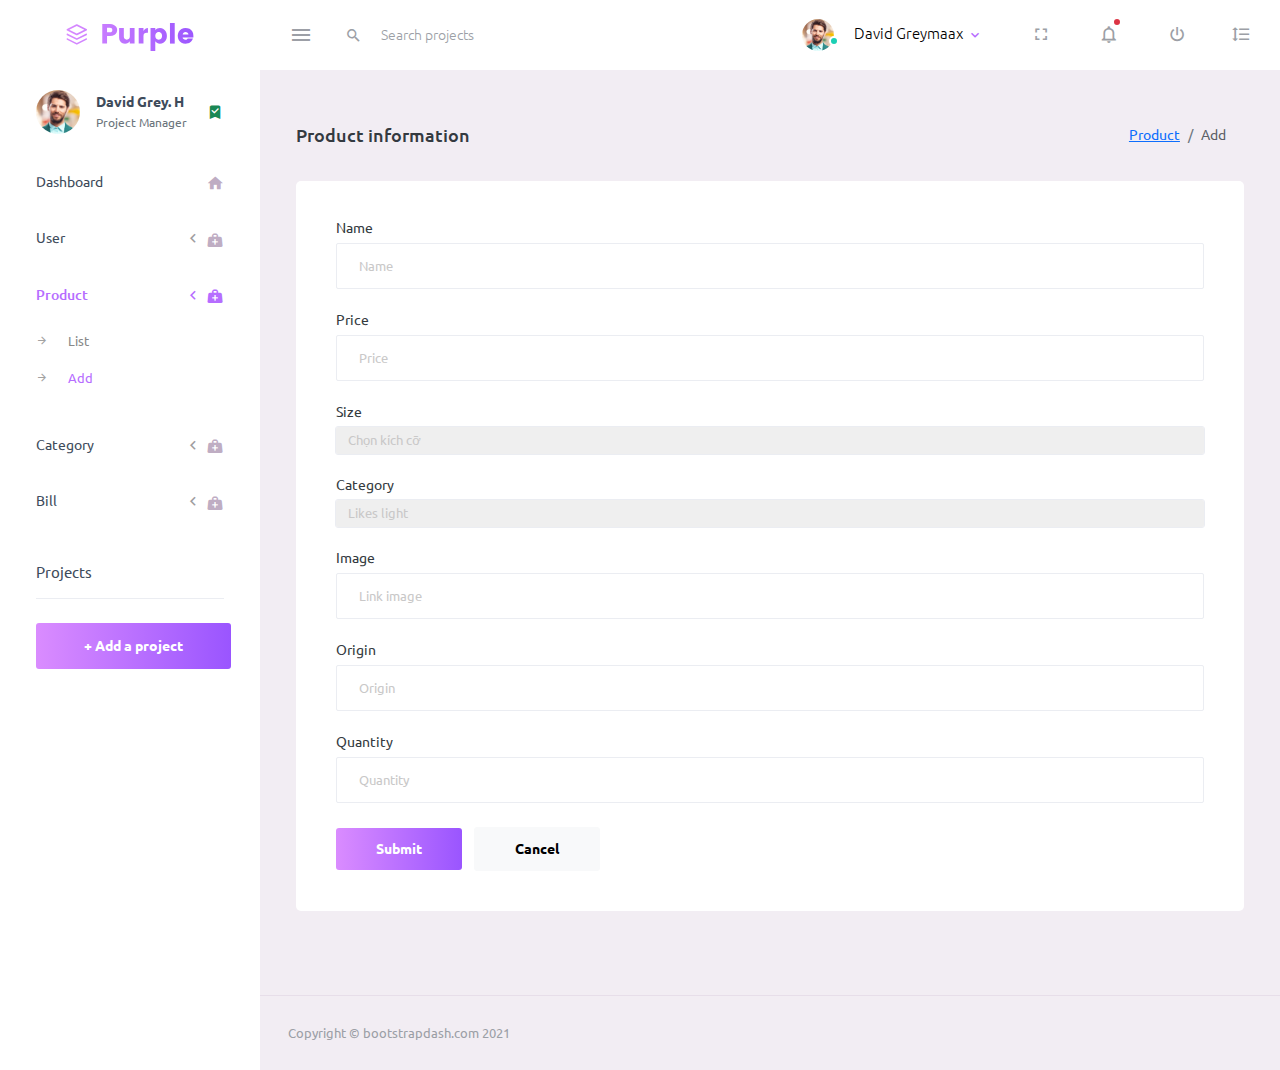
<file: pages/forms/product-add.html>
<!DOCTYPE html>
<html lang="en">
  <head>
    <!-- Required meta tags -->
    <meta charset="utf-8" />
    <meta name="viewport" content="width=device-width, initial-scale=1, shrink-to-fit=no" />
    <title>Purple Admin</title>
    <!-- plugins:css -->
    <link rel="stylesheet" href="../../assets/vendors/mdi/css/materialdesignicons.min.css" />
    <link rel="stylesheet" href="../../assets/vendors/css/vendor.bundle.base.css" />
    <!-- endinject -->
    <!-- Plugin css for this page -->
    <!-- End plugin css for this page -->
    <!-- inject:css -->
    <!-- endinject -->
    <!-- Layout styles -->
    <link rel="stylesheet" href="../../assets/css/style.css" />
    <!-- End layout styles -->
    <link rel="shortcut icon" href="../../assets/images/favicon.ico" />
  </head>
  <body>
    <div class="container-scroller">
      <!-- partial:../../partials/_navbar.html -->
      <nav class="navbar default-layout-navbar col-lg-12 col-12 p-0 fixed-top d-flex flex-row">
        <div
          class="text-center navbar-brand-wrapper d-flex align-items-center justify-content-center"
        >
          <a class="navbar-brand brand-logo" href="../../index2.html"
            ><img src="../../assets/images/logo.svg" alt="logo"
          /></a>
          <a class="navbar-brand brand-logo-mini" href="../../index2.html"
            ><img src="../../assets/images/logo-mini.svg" alt="logo"
          /></a>
        </div>
        <div class="navbar-menu-wrapper d-flex align-items-stretch">
          <button
            class="navbar-toggler navbar-toggler align-self-center"
            type="button"
            data-toggle="minimize"
          >
            <span class="mdi mdi-menu"></span>
          </button>
          <div class="search-field d-none d-md-block">
            <form class="d-flex align-items-center h-100" action="#">
              <div class="input-group">
                <div class="input-group-prepend bg-transparent">
                  <i class="input-group-text border-0 mdi mdi-magnify"></i>
                </div>
                <input
                  type="text"
                  class="form-control bg-transparent border-0"
                  placeholder="Search projects"
                />
              </div>
            </form>
          </div>
          <ul class="navbar-nav navbar-nav-right">
            <li class="nav-item nav-profile dropdown">
              <a
                class="nav-link dropdown-toggle"
                id="profileDropdown"
                href="#"
                data-bs-toggle="dropdown"
                aria-expanded="false"
              >
                <div class="nav-profile-img">
                  <img src="../../assets/images/faces/face1.jpg" alt="image" />
                  <span class="availability-status online"></span>
                </div>
                <div class="nav-profile-text">
                  <p class="mb-1 text-black">David Greymaax</p>
                </div>
              </a>
              <div class="dropdown-menu navbar-dropdown" aria-labelledby="profileDropdown">
                <a class="dropdown-item" href="../forms/changepass.html">
                  <i class="mdi mdi-cached me-2 text-success"></i> Change password
                </a>
                <div class="dropdown-divider"></div>
                <a class="dropdown-item" href="../../index.html">
                  <i class="mdi mdi-logout me-2 text-primary"></i> Signout
                </a>
              </div>
            </li>
            <li class="nav-item d-none d-lg-block full-screen-link">
              <a class="nav-link">
                <i class="mdi mdi-fullscreen" id="fullscreen-button"></i>
              </a>
            </li>
            <li class="nav-item dropdown">
              <a
                class="nav-link count-indicator dropdown-toggle"
                id="notificationDropdown"
                href="#"
                data-bs-toggle="dropdown"
              >
                <i class="mdi mdi-bell-outline"></i>
                <span class="count-symbol bg-danger"></span>
              </a>
              <div
                class="dropdown-menu dropdown-menu-right navbar-dropdown preview-list"
                aria-labelledby="notificationDropdown"
              >
                <h6 class="p-3 mb-0">Notifications</h6>
                <div class="dropdown-divider"></div>
                <a class="dropdown-item preview-item">
                  <div class="preview-thumbnail">
                    <div class="preview-icon bg-success">
                      <i class="mdi mdi-calendar"></i>
                    </div>
                  </div>
                  <div
                    class="preview-item-content d-flex align-items-start flex-column justify-content-center"
                  >
                    <h6 class="preview-subject font-weight-normal mb-1">Event today</h6>
                    <p class="text-gray ellipsis mb-0">
                      Just a reminder that you have an event today
                    </p>
                  </div>
                </a>
                <div class="dropdown-divider"></div>
                <a class="dropdown-item preview-item">
                  <div class="preview-thumbnail">
                    <div class="preview-icon bg-warning">
                      <i class="mdi mdi-settings"></i>
                    </div>
                  </div>
                  <div
                    class="preview-item-content d-flex align-items-start flex-column justify-content-center"
                  >
                    <h6 class="preview-subject font-weight-normal mb-1">Settings</h6>
                    <p class="text-gray ellipsis mb-0">Update dashboard</p>
                  </div>
                </a>
                <div class="dropdown-divider"></div>
                <a class="dropdown-item preview-item">
                  <div class="preview-thumbnail">
                    <div class="preview-icon bg-info">
                      <i class="mdi mdi-link-variant"></i>
                    </div>
                  </div>
                  <div
                    class="preview-item-content d-flex align-items-start flex-column justify-content-center"
                  >
                    <h6 class="preview-subject font-weight-normal mb-1">Launch Admin</h6>
                    <p class="text-gray ellipsis mb-0">New admin wow!</p>
                  </div>
                </a>
                <div class="dropdown-divider"></div>
                <h6 class="p-3 mb-0 text-center">See all notifications</h6>
              </div>
            </li>
            <li class="nav-item nav-logout d-none d-lg-block">
              <a class="nav-link" href="../../index.html">
                <i class="mdi mdi-power"></i>
              </a>
            </li>
            <li class="nav-item nav-settings d-none d-lg-block">
              <a class="nav-link" href="#">
                <i class="mdi mdi-format-line-spacing"></i>
              </a>
            </li>
          </ul>
          <button
            class="navbar-toggler navbar-toggler-right d-lg-none align-self-center"
            type="button"
            data-toggle="offcanvas"
          >
            <span class="mdi mdi-menu"></span>
          </button>
        </div>
      </nav>
      <!-- partial -->
      <div class="container-fluid page-body-wrapper">
        <!-- partial:../../partials/_sidebar.html -->
        <nav class="sidebar sidebar-offcanvas" id="sidebar">
          <ul class="nav">
            <li class="nav-item nav-profile">
              <a href="#" class="nav-link">
                <div class="nav-profile-image">
                  <img src="../../assets/images/faces/face1.jpg" alt="profile" />
                  <span class="login-status online"></span>
                  <!--change to offline or busy as needed-->
                </div>
                <div class="nav-profile-text d-flex flex-column">
                  <span class="font-weight-bold mb-2">David Grey. H</span>
                  <span class="text-secondary text-small">Project Manager</span>
                </div>
                <i class="mdi mdi-bookmark-check text-success nav-profile-badge"></i>
              </a>
            </li>
            <li class="nav-item">
              <a class="nav-link" href="../../index2.html">
                <span class="menu-title">Dashboard</span>
                <i class="mdi mdi-home menu-icon"></i>
              </a>
            </li>
            <li class="nav-item">
              <a
                class="nav-link"
                data-bs-toggle="collapse"
                href="#user-pages"
                aria-expanded="false"
                aria-controls="user-pages"
              >
                <span class="menu-title">User</span>
                <i class="menu-arrow"></i>
                <i class="mdi mdi-medical-bag menu-icon"></i>
              </a>
              <div class="collapse" id="user-pages">
                <ul class="nav flex-column sub-menu">
                  <li class="nav-item">
                    <a class="nav-link" href="../tables/user-list.html"> List </a>
                  </li>
                </ul>
              </div>
            </li>
            <li class="nav-item">
              <a
                class="nav-link"
                data-bs-toggle="collapse"
                href="#product-pages"
                aria-expanded="false"
                aria-controls="product-pages"
              >
                <span class="menu-title">Product</span>
                <i class="menu-arrow"></i>
                <i class="mdi mdi-medical-bag menu-icon"></i>
              </a>
              <div class="collapse" id="product-pages">
                <ul class="nav flex-column sub-menu">
                  <li class="nav-item">
                    <a class="nav-link" href="../tables/product-list.html"> List </a>
                  </li>
                  <li class="nav-item">
                    <a class="nav-link" href="../forms/product-add.html"> Add </a>
                  </li>
                </ul>
              </div>
            </li>
            <li class="nav-item">
              <a
                class="nav-link"
                data-bs-toggle="collapse"
                href="#category-pages"
                aria-expanded="false"
                aria-controls="category-pages"
              >
                <span class="menu-title">Category</span>
                <i class="menu-arrow"></i>
                <i class="mdi mdi-medical-bag menu-icon"></i>
              </a>
              <div class="collapse" id="category-pages">
                <ul class="nav flex-column sub-menu">
                  <li class="nav-item">
                    <a class="nav-link" href="../../pages/tables/category-list.html"> List </a>
                  </li>
                  <li class="nav-item">
                    <a class="nav-link" href="../../pages/forms/category-add.html"> Add </a>
                  </li>
                </ul>
              </div>
            </li>
            <li class="nav-item">
              <a
                class="nav-link"
                data-bs-toggle="collapse"
                href="#bill-pages"
                aria-expanded="false"
                aria-controls="bill-pages"
              >
                <span class="menu-title">Bill</span>
                <i class="menu-arrow"></i>
                <i class="mdi mdi-medical-bag menu-icon"></i>
              </a>
              <div class="collapse" id="bill-pages">
                <ul class="nav flex-column sub-menu">
                  <li class="nav-item">
                    <a class="nav-link" href="../tables/bill-list.html"> List </a>
                  </li>
                </ul>
              </div>
            </li>

            <li class="nav-item sidebar-actions">
              <span class="nav-link">
                <div class="border-bottom">
                  <h6 class="font-weight-normal mb-3">Projects</h6>
                </div>
                <button class="btn btn-block btn-lg btn-gradient-primary mt-4">
                  + Add a project
                </button>
              </span>
            </li>
          </ul>
        </nav>
        <!-- partial -->
        <div class="main-panel">
          <div class="content-wrapper">
            <div class="page-header">
              <h3 class="page-title">Product information</h3>
              <nav aria-label="breadcrumb">
                <ol class="breadcrumb">
                  <li class="breadcrumb-item"><a href="#">Product</a></li>
                  <li class="breadcrumb-item active" aria-current="page">Add</li>
                </ol>
              </nav>
            </div>
            <div class="row">
              <div class="col-12 grid-margin stretch-card">
                <div class="card">
                  <div class="card-body">
                    <form class="forms-sample">
                      <div class="form-group">
                        <label for="Name">Name</label>
                        <input type="text" class="form-control" id="Name" placeholder="Name" />
                      </div>
                      <div class="form-group">
                        <label for="exampleInputPrice">Price</label>
                        <input type="number" class="form-control" id="Price" placeholder="Price" />
                      </div>
                      <div class="form-group">
                        <label for="exampleSelectGender">Size</label>
                        <select class="form-control" id="size">
                          <option value="">Chọn kích cỡ</option>
                          <option value="Lớn">Lớn</option>
                          <option value="Trung bình">Trung bình</option>
                          <option value="Nhỏ">Nhỏ</option>
                        </select>
                      </div>
                      <div class="form-group">
                        <label for="exampleSelectGender">Category</label>
                        <select
                          class="form-control"
                          id="Category"
                          onchange="savecateSelectedOption()"
                        >
                          <option>Likes light</option>
                          <option>Likes shade</option>
                        </select>
                      </div>
                      <div class="form-group">
                        <label for="exampleInputOrigin">Image</label>
                        <input
                          type="text"
                          class="form-control"
                          id="Image"
                          placeholder="Link image"
                        />
                      </div>
                      <div class="form-group">
                        <label for="exampleInputOrigin">Origin</label>
                        <input type="text" class="form-control" id="Origin" placeholder="Origin" />
                      </div>
                      <div class="form-group">
                        <label for="exampleInputCity1">Quantity</label>
                        <input
                          type="number"
                          class="form-control"
                          id="Quantity"
                          placeholder="Quantity"
                        />
                      </div>
                      <button
                        type="button"
                        class="btn btn-gradient-primary me-2"
                        onclick="checknull()"
                      >
                        Submit
                      </button>
                      <button class="btn btn-light">Cancel</button>
                    </form>
                  </div>
                </div>
              </div>
            </div>
          </div>
          <!-- content-wrapper ends -->
          <!-- partial:../../partials/_footer.html -->
          <footer class="footer">
            <div class="container-fluid d-flex justify-content-between">
              <span class="text-muted d-block text-center text-sm-start d-sm-inline-block"
                >Copyright © bootstrapdash.com 2021</span
              >
            </div>
          </footer>
          <!-- partial -->
        </div>
        <!-- main-panel ends -->
      </div>
      <!-- page-body-wrapper ends -->
    </div>
    <!-- container-scroller -->
    <!-- plugins:js -->
    <script src="../../assets/vendors/js/vendor.bundle.base.js"></script>
    <!-- endinject -->
    <!-- Plugin js for this page -->
    <!-- End plugin js for this page -->
    <!-- inject:js -->
    <script src="../../assets/js/off-canvas.js"></script>
    <script src="../../assets/js/hoverable-collapse.js"></script>
    <script src="../../assets/js/misc.js"></script>
    <!-- endinject -->
    <!-- Custom js for this page -->
    <script src="../../assets/js/file-upload.js"></script>
    <!-- End custom js for this page -->
    <script>
      var size = "";
      var category = "";
      var str = "";
      var name = "";
      var price = "";
      var image = "";
      var origin = "";
      var quantity = "";
      var id = "";
      id = localStorage.getItem("id");

      window.addEventListener("beforeunload", function () {
        localStorage.removeItem("id");
      });

      console.log(`id  ${id}`);
      fetch("http://localhost:3000/category/getparent")
        .then((response) => response.json())
        .then((data) => {
          str += `<option value="">Chọn loại</option>`;

          data.map((item) => {
            str += `<option value="${item._id}">${item.name}</option>`;
          });
          document.getElementById("Category").innerHTML = str;
        });
      if (id) {
        fetch(`http://localhost:3000/product/list?_id=${id}`)
          .then((response) => response.json())
          .then((data) => {
            document.getElementById("Name").value = data.name;
            document.getElementById("size").value = data.size;
            document.getElementById("Category").value = data.category._id;
            document.getElementById("Price").value = data.price;
            document.getElementById("Image").value = data.image;
            document.getElementById("Origin").value = data.origin;
            document.getElementById("Quantity").value = data.quantity;
          });
      }
      function checknull() {
        name = document.getElementById("Name").value;
        price = document.getElementById("Price").value;
        image = document.getElementById("Image").value;
        origin = document.getElementById("Origin").value;
        quantity = document.getElementById("Quantity").value;
        category = document.getElementById("Category").value;
        size = document.getElementById("size").value;
        if (!name || !price || !size || !category || !image || !origin || !quantity) {
          alert("Vui lòng nhập đầy đủ thông tin");
          console.log({ name, price, image, origin, quantity, size, category });
        } else {
          addproduct();
        }
      }
      function addproduct() {
        if (id) {
          const data = { id, name, price, size, category, image, origin, quantity };
          console.log("thực hiện update");
          updateJSON(data);
        } else {
          const data = { name, price, size, category, image, origin, quantity };
          console.log("thực hiện thêm");
          console.log(data);
          addJSON(data);
        }
      }
      async function addJSON(data) {
        try {
          const response = await fetch("http://localhost:3000/product/add", {
            method: "POST",
            headers: {
              "Content-Type": "application/json",
            },
            body: JSON.stringify(data),
          });
          const result = await response.json();
          alert(result.message);
          location.reload();
        } catch (error) {
          console.error("Error:", error);
        }
      }
      async function updateJSON(data) {
        try {
          const response = await fetch("http://localhost:3000/product/update", {
            method: "POST",
            headers: {
              "Content-Type": "application/json",
            },
            body: JSON.stringify(data),
          });
          const result = await response.json();
          console.log(data);
          alert(result.message);
          location.reload();
        } catch (error) {
          console.error("Error:", error);
        }
      }
    </script>
  </body>
</html>
</file>
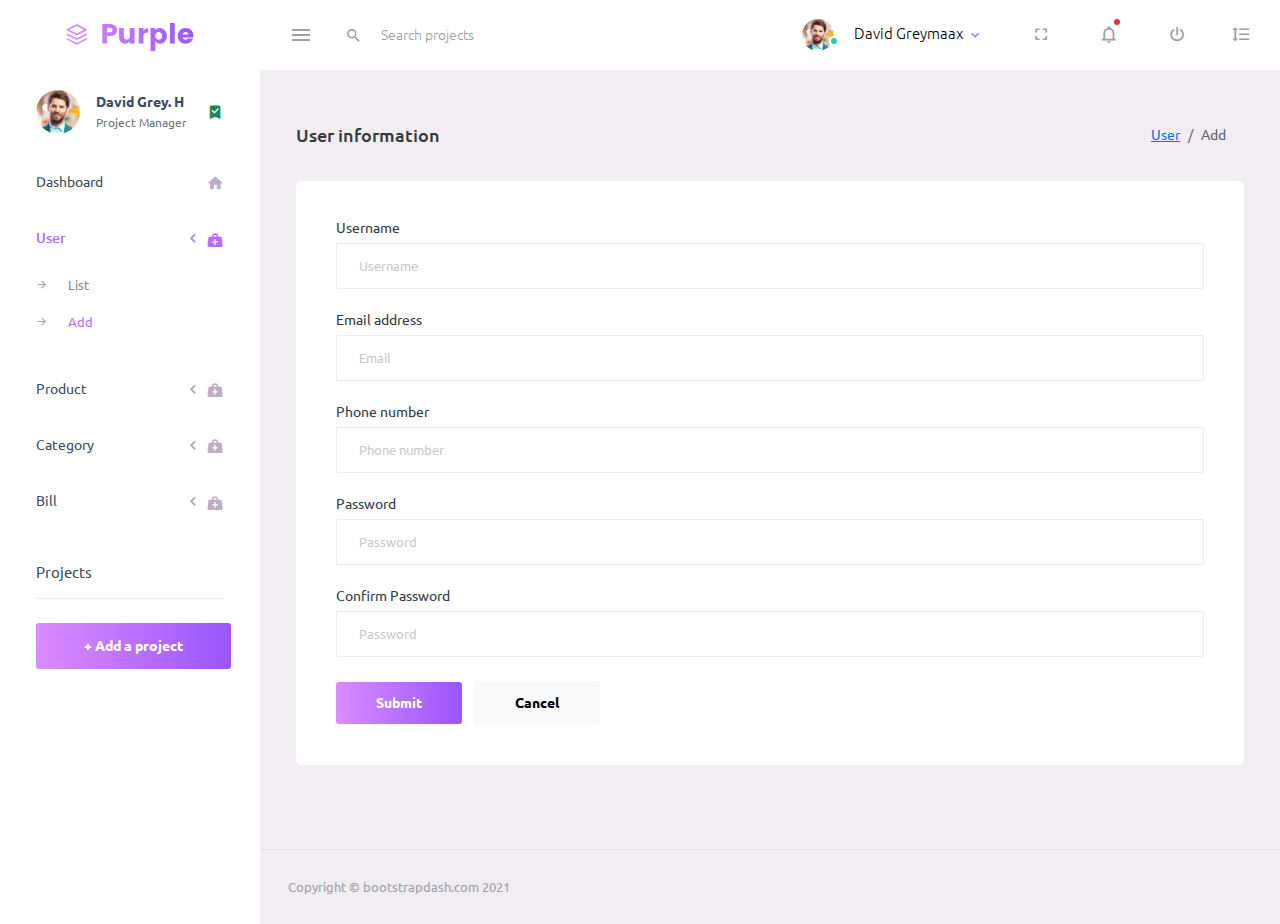
<file: pages/forms/user-add.html>
<!DOCTYPE html>
<html lang="en">
  <head>
    <!-- Required meta tags -->
    <meta charset="utf-8" />
    <meta name="viewport" content="width=device-width, initial-scale=1, shrink-to-fit=no" />
    <title>Purple Admin</title>
    <!-- plugins:css -->
    <link rel="stylesheet" href="../../assets/vendors/mdi/css/materialdesignicons.min.css" />
    <link rel="stylesheet" href="../../assets/vendors/css/vendor.bundle.base.css" />
    <!-- endinject -->
    <!-- Plugin css for this page -->
    <!-- End plugin css for this page -->
    <!-- inject:css -->
    <!-- endinject -->
    <!-- Layout styles -->
    <link rel="stylesheet" href="../../assets/css/style.css" />
    <!-- End layout styles -->
    <link rel="shortcut icon" href="../../assets/images/favicon.ico" />
  </head>
  <body>
    <div class="container-scroller">
      <!-- partial:../../partials/_navbar.html -->
      <nav class="navbar default-layout-navbar col-lg-12 col-12 p-0 fixed-top d-flex flex-row">
        <div
          class="text-center navbar-brand-wrapper d-flex align-items-center justify-content-center"
        >
          <a class="navbar-brand brand-logo" href="../../index2.html"
            ><img src="../../assets/images/logo.svg" alt="logo"
          /></a>
          <a class="navbar-brand brand-logo-mini" href="../../index2.html"
            ><img src="../../assets/images/logo-mini.svg" alt="logo"
          /></a>
        </div>
        <div class="navbar-menu-wrapper d-flex align-items-stretch">
          <button
            class="navbar-toggler navbar-toggler align-self-center"
            type="button"
            data-toggle="minimize"
          >
            <span class="mdi mdi-menu"></span>
          </button>
          <div class="search-field d-none d-md-block">
            <form class="d-flex align-items-center h-100" action="#">
              <div class="input-group">
                <div class="input-group-prepend bg-transparent">
                  <i class="input-group-text border-0 mdi mdi-magnify"></i>
                </div>
                <input
                  type="text"
                  class="form-control bg-transparent border-0"
                  placeholder="Search projects"
                />
              </div>
            </form>
          </div>
          <ul class="navbar-nav navbar-nav-right">
            <li class="nav-item nav-profile dropdown">
              <a
                class="nav-link dropdown-toggle"
                id="profileDropdown"
                href="#"
                data-bs-toggle="dropdown"
                aria-expanded="false"
              >
                <div class="nav-profile-img">
                  <img src="../../assets/images/faces/face1.jpg" alt="image" />
                  <span class="availability-status online"></span>
                </div>
                <div class="nav-profile-text">
                  <p class="mb-1 text-black">David Greymaax</p>
                </div>
              </a>
              <div class="dropdown-menu navbar-dropdown" aria-labelledby="profileDropdown">
                <a class="dropdown-item" href="../forms/changepass.html">
                  <i class="mdi mdi-cached me-2 text-success"></i> Change password
                </a>
                <div class="dropdown-divider"></div>
                <a class="dropdown-item" href="../../index.html">
                  <i class="mdi mdi-logout me-2 text-primary"></i> Signout
                </a>
              </div>
            </li>
            <li class="nav-item d-none d-lg-block full-screen-link">
              <a class="nav-link">
                <i class="mdi mdi-fullscreen" id="fullscreen-button"></i>
              </a>
            </li>
            <li class="nav-item dropdown">
              <a
                class="nav-link count-indicator dropdown-toggle"
                id="notificationDropdown"
                href="#"
                data-bs-toggle="dropdown"
              >
                <i class="mdi mdi-bell-outline"></i>
                <span class="count-symbol bg-danger"></span>
              </a>
              <div
                class="dropdown-menu dropdown-menu-right navbar-dropdown preview-list"
                aria-labelledby="notificationDropdown"
              >
                <h6 class="p-3 mb-0">Notifications</h6>
                <div class="dropdown-divider"></div>
                <a class="dropdown-item preview-item">
                  <div class="preview-thumbnail">
                    <div class="preview-icon bg-success">
                      <i class="mdi mdi-calendar"></i>
                    </div>
                  </div>
                  <div
                    class="preview-item-content d-flex align-items-start flex-column justify-content-center"
                  >
                    <h6 class="preview-subject font-weight-normal mb-1">Event today</h6>
                    <p class="text-gray ellipsis mb-0">
                      Just a reminder that you have an event today
                    </p>
                  </div>
                </a>
                <div class="dropdown-divider"></div>
                <a class="dropdown-item preview-item">
                  <div class="preview-thumbnail">
                    <div class="preview-icon bg-warning">
                      <i class="mdi mdi-settings"></i>
                    </div>
                  </div>
                  <div
                    class="preview-item-content d-flex align-items-start flex-column justify-content-center"
                  >
                    <h6 class="preview-subject font-weight-normal mb-1">Settings</h6>
                    <p class="text-gray ellipsis mb-0">Update dashboard</p>
                  </div>
                </a>
                <div class="dropdown-divider"></div>
                <a class="dropdown-item preview-item">
                  <div class="preview-thumbnail">
                    <div class="preview-icon bg-info">
                      <i class="mdi mdi-link-variant"></i>
                    </div>
                  </div>
                  <div
                    class="preview-item-content d-flex align-items-start flex-column justify-content-center"
                  >
                    <h6 class="preview-subject font-weight-normal mb-1">Launch Admin</h6>
                    <p class="text-gray ellipsis mb-0">New admin wow!</p>
                  </div>
                </a>
                <div class="dropdown-divider"></div>
                <h6 class="p-3 mb-0 text-center">See all notifications</h6>
              </div>
            </li>
            <li class="nav-item nav-logout d-none d-lg-block">
              <a class="nav-link" href="../../index.html">
                <i class="mdi mdi-power"></i>
              </a>
            </li>
            <li class="nav-item nav-settings d-none d-lg-block">
              <a class="nav-link" href="#">
                <i class="mdi mdi-format-line-spacing"></i>
              </a>
            </li>
          </ul>
          <button
            class="navbar-toggler navbar-toggler-right d-lg-none align-self-center"
            type="button"
            data-toggle="offcanvas"
          >
            <span class="mdi mdi-menu"></span>
          </button>
        </div>
      </nav>
      <!-- partial -->
      <div class="container-fluid page-body-wrapper">
        <!-- partial:../../partials/_sidebar.html -->
        <nav class="sidebar sidebar-offcanvas" id="sidebar">
          <ul class="nav">
            <li class="nav-item nav-profile">
              <a href="#" class="nav-link">
                <div class="nav-profile-image">
                  <img src="../../assets/images/faces/face1.jpg" alt="profile" />
                  <span class="login-status online"></span>
                  <!--change to offline or busy as needed-->
                </div>
                <div class="nav-profile-text d-flex flex-column">
                  <span class="font-weight-bold mb-2">David Grey. H</span>
                  <span class="text-secondary text-small">Project Manager</span>
                </div>
                <i class="mdi mdi-bookmark-check text-success nav-profile-badge"></i>
              </a>
            </li>
            <li class="nav-item">
              <a class="nav-link" href="../../index2.html">
                <span class="menu-title">Dashboard</span>
                <i class="mdi mdi-home menu-icon"></i>
              </a>
            </li>

            <li class="nav-item">
              <a
                class="nav-link"
                data-bs-toggle="collapse"
                href="#user-pages"
                aria-expanded="false"
                aria-controls="user-pages"
              >
                <span class="menu-title">User</span>
                <i class="menu-arrow"></i>
                <i class="mdi mdi-medical-bag menu-icon"></i>
              </a>
              <div class="collapse" id="user-pages">
                <ul class="nav flex-column sub-menu">
                  <li class="nav-item">
                    <a class="nav-link" href="../tables/user-list.html"> List </a>
                    <a class="nav-link" href="../forms/user-add.html"> Add </a>
                  </li>
                </ul>
              </div>
            </li>
            <li class="nav-item">
              <a
                class="nav-link"
                data-bs-toggle="collapse"
                href="#product-pages"
                aria-expanded="false"
                aria-controls="product-pages"
              >
                <span class="menu-title">Product</span>
                <i class="menu-arrow"></i>
                <i class="mdi mdi-medical-bag menu-icon"></i>
              </a>
              <div class="collapse" id="product-pages">
                <ul class="nav flex-column sub-menu">
                  <li class="nav-item">
                    <a class="nav-link" href="../tables/product-list.html"> List </a>
                  </li>
                  <li class="nav-item">
                    <a class="nav-link" href="../forms/product-add.html"> Add </a>
                  </li>
                </ul>
              </div>
            </li>
            <li class="nav-item">
              <a
                class="nav-link"
                data-bs-toggle="collapse"
                href="#category-pages"
                aria-expanded="false"
                aria-controls="category-pages"
              >
                <span class="menu-title">Category</span>
                <i class="menu-arrow"></i>
                <i class="mdi mdi-medical-bag menu-icon"></i>
              </a>
              <div class="collapse" id="category-pages">
                <ul class="nav flex-column sub-menu">
                  <li class="nav-item">
                    <a class="nav-link" href="../../pages/tables/category-list.html"> List </a>
                  </li>
                  <li class="nav-item">
                    <a class="nav-link" href="../../pages/forms/category-add.html"> Add </a>
                  </li>
                </ul>
              </div>
            </li>
            <li class="nav-item">
              <a
                class="nav-link"
                data-bs-toggle="collapse"
                href="#bill-pages"
                aria-expanded="false"
                aria-controls="bill-pages"
              >
                <span class="menu-title">Bill</span>
                <i class="menu-arrow"></i>
                <i class="mdi mdi-medical-bag menu-icon"></i>
              </a>
              <div class="collapse" id="bill-pages">
                <ul class="nav flex-column sub-menu">
                  <li class="nav-item">
                    <a class="nav-link" href="../tables/bill-list.html"> List </a>
                  </li>
                </ul>
              </div>
            </li>
            <li class="nav-item sidebar-actions">
              <span class="nav-link">
                <div class="border-bottom">
                  <h6 class="font-weight-normal mb-3">Projects</h6>
                </div>
                <button class="btn btn-block btn-lg btn-gradient-primary mt-4">
                  + Add a project
                </button>
              </span>
            </li>
          </ul>
        </nav>
        <!-- partial -->
        <div class="main-panel">
          <div class="content-wrapper">
            <div class="page-header">
              <h3 class="page-title">User information</h3>
              <nav aria-label="breadcrumb">
                <ol class="breadcrumb">
                  <li class="breadcrumb-item"><a href="#">User</a></li>
                  <li class="breadcrumb-item active" aria-current="page">Add</li>
                </ol>
              </nav>
            </div>
            <div class="row">
              <div class="col-12 grid-margin stretch-card">
                <div class="card">
                  <div class="card-body">
                    <form class="forms-sample">
                      <div class="form-group">
                        <label for="exampleInputUsername1">Username</label>
                        <input
                          type="text"
                          class="form-control"
                          id="exampleInputUsername1"
                          placeholder="Username"
                        />
                      </div>
                      <div class="form-group">
                        <label for="exampleInputEmail1">Email address</label>
                        <input
                          type="email"
                          class="form-control"
                          id="exampleInputEmail1"
                          placeholder="Email"
                        />
                      </div>
                      <div class="form-group">
                        <label for="exampleInputUsername1">Phone number</label>
                        <input
                          type="number"
                          class="form-control"
                          id="exampleInputphone"
                          placeholder="Phone number"
                        />
                      </div>
                      <div class="form-group">
                        <label for="exampleInputPassword1">Password</label>
                        <input
                          type="password"
                          class="form-control"
                          id="exampleInputPassword1"
                          placeholder="Password"
                        />
                      </div>
                      <div class="form-group">
                        <label for="exampleInputConfirmPassword1">Confirm Password</label>
                        <input
                          type="password"
                          class="form-control"
                          id="exampleInputConfirmPassword1"
                          placeholder="Password"
                        />
                      </div>
                      <button type="submit" class="btn btn-gradient-primary me-2">Submit</button>
                      <button class="btn btn-light">Cancel</button>
                    </form>
                  </div>
                </div>
              </div>
            </div>
          </div>
          <!-- content-wrapper ends -->
          <!-- partial:../../partials/_footer.html -->
          <footer class="footer">
            <div class="container-fluid d-flex justify-content-between">
              <span class="text-muted d-block text-center text-sm-start d-sm-inline-block"
                >Copyright © bootstrapdash.com 2021</span
              >
            </div>
          </footer>
          <!-- partial -->
        </div>
        <!-- main-panel ends -->
      </div>
      <!-- page-body-wrapper ends -->
    </div>
    <!-- container-scroller -->
    <!-- plugins:js -->
    <script src="../../assets/vendors/js/vendor.bundle.base.js"></script>
    <!-- endinject -->
    <!-- Plugin js for this page -->
    <!-- End plugin js for this page -->
    <!-- inject:js -->
    <script src="../../assets/js/off-canvas.js"></script>
    <script src="../../assets/js/hoverable-collapse.js"></script>
    <script src="../../assets/js/misc.js"></script>
    <!-- endinject -->
    <!-- Custom js for this page -->
    <script src="../../assets/js/file-upload.js"></script>
    <!-- End custom js for this page -->
  </body>
</html>
</file>
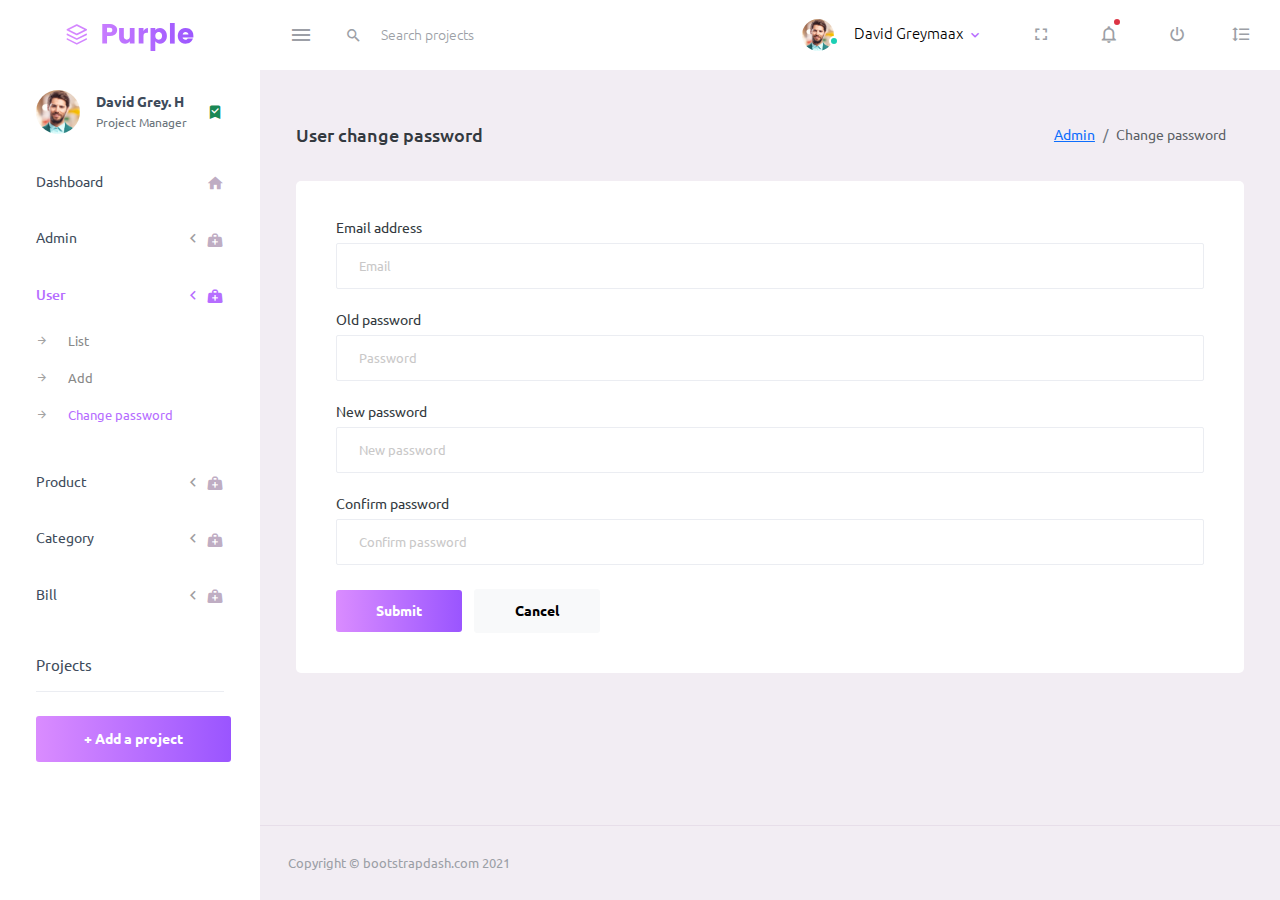
<file: pages/forms/user-changepass.html>
<!DOCTYPE html>
<html lang="en">
  <head>
    <!-- Required meta tags -->
    <meta charset="utf-8" />
    <meta name="viewport" content="width=device-width, initial-scale=1, shrink-to-fit=no" />
    <title>Purple Admin</title>
    <!-- plugins:css -->
    <link rel="stylesheet" href="../../assets/vendors/mdi/css/materialdesignicons.min.css" />
    <link rel="stylesheet" href="../../assets/vendors/css/vendor.bundle.base.css" />
    <!-- endinject -->
    <!-- Plugin css for this page -->
    <!-- End plugin css for this page -->
    <!-- inject:css -->
    <!-- endinject -->
    <!-- Layout styles -->
    <link rel="stylesheet" href="../../assets/css/style.css" />
    <!-- End layout styles -->
    <link rel="shortcut icon" href="../../assets/images/favicon.ico" />
  </head>
  <body>
    <div class="container-scroller">
      <!-- partial:../../partials/_navbar.html -->
      <nav class="navbar default-layout-navbar col-lg-12 col-12 p-0 fixed-top d-flex flex-row">
        <div
          class="text-center navbar-brand-wrapper d-flex align-items-center justify-content-center"
        >
          <a class="navbar-brand brand-logo" href="../../index2.html"
            ><img src="../../assets/images/logo.svg" alt="logo"
          /></a>
          <a class="navbar-brand brand-logo-mini" href="../../index2.html"
            ><img src="../../assets/images/logo-mini.svg" alt="logo"
          /></a>
        </div>
        <div class="navbar-menu-wrapper d-flex align-items-stretch">
          <button
            class="navbar-toggler navbar-toggler align-self-center"
            type="button"
            data-toggle="minimize"
          >
            <span class="mdi mdi-menu"></span>
          </button>
          <div class="search-field d-none d-md-block">
            <form class="d-flex align-items-center h-100" action="#">
              <div class="input-group">
                <div class="input-group-prepend bg-transparent">
                  <i class="input-group-text border-0 mdi mdi-magnify"></i>
                </div>
                <input
                  type="text"
                  class="form-control bg-transparent border-0"
                  placeholder="Search projects"
                />
              </div>
            </form>
          </div>
          <ul class="navbar-nav navbar-nav-right">
            <li class="nav-item nav-profile dropdown">
              <a
                class="nav-link dropdown-toggle"
                id="profileDropdown"
                href="#"
                data-bs-toggle="dropdown"
                aria-expanded="false"
              >
                <div class="nav-profile-img">
                  <img src="../../assets/images/faces/face1.jpg" alt="image" />
                  <span class="availability-status online"></span>
                </div>
                <div class="nav-profile-text">
                  <p class="mb-1 text-black">David Greymaax</p>
                </div>
              </a>
              <div class="dropdown-menu navbar-dropdown" aria-labelledby="profileDropdown">
                <a class="dropdown-item" href="#">
                  <i class="mdi mdi-cached me-2 text-success"></i> Activity Log
                </a>
                <div class="dropdown-divider"></div>
                <a class="dropdown-item" href="#">
                  <i class="mdi mdi-logout me-2 text-primary"></i> Signout
                </a>
              </div>
            </li>
            <li class="nav-item d-none d-lg-block full-screen-link">
              <a class="nav-link">
                <i class="mdi mdi-fullscreen" id="fullscreen-button"></i>
              </a>
            </li>
            <li class="nav-item dropdown">
              <a
                class="nav-link count-indicator dropdown-toggle"
                id="notificationDropdown"
                href="#"
                data-bs-toggle="dropdown"
              >
                <i class="mdi mdi-bell-outline"></i>
                <span class="count-symbol bg-danger"></span>
              </a>
              <div
                class="dropdown-menu dropdown-menu-right navbar-dropdown preview-list"
                aria-labelledby="notificationDropdown"
              >
                <h6 class="p-3 mb-0">Notifications</h6>
                <div class="dropdown-divider"></div>
                <a class="dropdown-item preview-item">
                  <div class="preview-thumbnail">
                    <div class="preview-icon bg-success">
                      <i class="mdi mdi-calendar"></i>
                    </div>
                  </div>
                  <div
                    class="preview-item-content d-flex align-items-start flex-column justify-content-center"
                  >
                    <h6 class="preview-subject font-weight-normal mb-1">Event today</h6>
                    <p class="text-gray ellipsis mb-0">
                      Just a reminder that you have an event today
                    </p>
                  </div>
                </a>
                <div class="dropdown-divider"></div>
                <a class="dropdown-item preview-item">
                  <div class="preview-thumbnail">
                    <div class="preview-icon bg-warning">
                      <i class="mdi mdi-settings"></i>
                    </div>
                  </div>
                  <div
                    class="preview-item-content d-flex align-items-start flex-column justify-content-center"
                  >
                    <h6 class="preview-subject font-weight-normal mb-1">Settings</h6>
                    <p class="text-gray ellipsis mb-0">Update dashboard</p>
                  </div>
                </a>
                <div class="dropdown-divider"></div>
                <a class="dropdown-item preview-item">
                  <div class="preview-thumbnail">
                    <div class="preview-icon bg-info">
                      <i class="mdi mdi-link-variant"></i>
                    </div>
                  </div>
                  <div
                    class="preview-item-content d-flex align-items-start flex-column justify-content-center"
                  >
                    <h6 class="preview-subject font-weight-normal mb-1">Launch Admin</h6>
                    <p class="text-gray ellipsis mb-0">New admin wow!</p>
                  </div>
                </a>
                <div class="dropdown-divider"></div>
                <h6 class="p-3 mb-0 text-center">See all notifications</h6>
              </div>
            </li>
            <li class="nav-item nav-logout d-none d-lg-block">
              <a class="nav-link" href="../../index.html">
                <i class="mdi mdi-power"></i>
              </a>
            </li>
            <li class="nav-item nav-settings d-none d-lg-block">
              <a class="nav-link" href="#">
                <i class="mdi mdi-format-line-spacing"></i>
              </a>
            </li>
          </ul>
          <button
            class="navbar-toggler navbar-toggler-right d-lg-none align-self-center"
            type="button"
            data-toggle="offcanvas"
          >
            <span class="mdi mdi-menu"></span>
          </button>
        </div>
      </nav>
      <!-- partial -->
      <div class="container-fluid page-body-wrapper">
        <!-- partial:../../partials/_sidebar.html -->
        <nav class="sidebar sidebar-offcanvas" id="sidebar">
          <ul class="nav">
            <li class="nav-item nav-profile">
              <a href="#" class="nav-link">
                <div class="nav-profile-image">
                  <img src="../../assets/images/faces/face1.jpg" alt="profile" />
                  <span class="login-status online"></span>
                  <!--change to offline or busy as needed-->
                </div>
                <div class="nav-profile-text d-flex flex-column">
                  <span class="font-weight-bold mb-2">David Grey. H</span>
                  <span class="text-secondary text-small">Project Manager</span>
                </div>
                <i class="mdi mdi-bookmark-check text-success nav-profile-badge"></i>
              </a>
            </li>
            <li class="nav-item">
              <a class="nav-link" href="../../index2.html">
                <span class="menu-title">Dashboard</span>
                <i class="mdi mdi-home menu-icon"></i>
              </a>
            </li>

            <li class="nav-item">
              <a
                class="nav-link"
                data-bs-toggle="collapse"
                href="#admin-pages"
                aria-expanded="false"
                aria-controls="admin-pages"
              >
                <span class="menu-title">Admin</span>
                <i class="menu-arrow"></i>
                <i class="mdi mdi-medical-bag menu-icon"></i>
              </a>
              <div class="collapse" id="admin-pages">
                <ul class="nav flex-column sub-menu">
                  <li class="nav-item">
                    <a class="nav-link" href="../tables/admin-list.html"> List </a>
                  </li>
                  <li class="nav-item">
                    <a class="nav-link" href="../forms/admin-add.html"> Add </a>
                  </li>
                  <li class="nav-item">
                    <a class="nav-link" href="../forms/admin-changepass.html"> Change password </a>
                  </li>
                </ul>
              </div>
            </li>
            <li class="nav-item">
              <a
                class="nav-link"
                data-bs-toggle="collapse"
                href="#user-pages"
                aria-expanded="false"
                aria-controls="user-pages"
              >
                <span class="menu-title">User</span>
                <i class="menu-arrow"></i>
                <i class="mdi mdi-medical-bag menu-icon"></i>
              </a>
              <div class="collapse" id="user-pages">
                <ul class="nav flex-column sub-menu">
                  <li class="nav-item">
                    <a class="nav-link" href="../tables/user-list.html"> List </a>
                    <a class="nav-link" href="../forms/user-add.html"> Add </a>
                    <a class="nav-link" href="../forms/user-changepass.html"> Change password </a>
                  </li>
                </ul>
              </div>
            </li>
            <li class="nav-item">
              <a
                class="nav-link"
                data-bs-toggle="collapse"
                href="#product-pages"
                aria-expanded="false"
                aria-controls="product-pages"
              >
                <span class="menu-title">Product</span>
                <i class="menu-arrow"></i>
                <i class="mdi mdi-medical-bag menu-icon"></i>
              </a>
              <div class="collapse" id="product-pages">
                <ul class="nav flex-column sub-menu">
                  <li class="nav-item">
                    <a class="nav-link" href="../tables/product-list.html"> List </a>
                  </li>
                  <li class="nav-item">
                    <a class="nav-link" href="../forms/product-add.html"> Add </a>
                  </li>
                </ul>
              </div>
            </li>
            <li class="nav-item">
              <a
                class="nav-link"
                data-bs-toggle="collapse"
                href="#category-pages"
                aria-expanded="false"
                aria-controls="category-pages"
              >
                <span class="menu-title">Category</span>
                <i class="menu-arrow"></i>
                <i class="mdi mdi-medical-bag menu-icon"></i>
              </a>
              <div class="collapse" id="category-pages">
                <ul class="nav flex-column sub-menu">
                  <li class="nav-item">
                    <a class="nav-link" href="../../pages/tables/category-list.html"> List </a>
                  </li>
                  <li class="nav-item">
                    <a class="nav-link" href="../../pages/forms/category-add.html"> Add </a>
                  </li>
                </ul>
              </div>
            </li>
            <li class="nav-item">
              <a
                class="nav-link"
                data-bs-toggle="collapse"
                href="#bill-pages"
                aria-expanded="false"
                aria-controls="bill-pages"
              >
                <span class="menu-title">Bill</span>
                <i class="menu-arrow"></i>
                <i class="mdi mdi-medical-bag menu-icon"></i>
              </a>
              <div class="collapse" id="bill-pages">
                <ul class="nav flex-column sub-menu">
                  <li class="nav-item">
                    <a class="nav-link" href="../tables/bill-list.html"> List </a>
                  </li>
                </ul>
              </div>
            </li>
            <li class="nav-item sidebar-actions">
              <span class="nav-link">
                <div class="border-bottom">
                  <h6 class="font-weight-normal mb-3">Projects</h6>
                </div>
                <button class="btn btn-block btn-lg btn-gradient-primary mt-4">
                  + Add a project
                </button>
              </span>
            </li>
          </ul>
        </nav>
        <!-- partial -->
        <div class="main-panel">
          <div class="content-wrapper">
            <div class="page-header">
              <h3 class="page-title">User change password</h3>
              <nav aria-label="breadcrumb">
                <ol class="breadcrumb">
                  <li class="breadcrumb-item"><a href="#">Admin</a></li>
                  <li class="breadcrumb-item active" aria-current="page">Change password</li>
                </ol>
              </nav>
            </div>
            <div class="row">
              <div class="col-12 grid-margin stretch-card">
                <div class="card">
                  <div class="card-body">
                    <form class="forms-sample">
                      <div class="form-group">
                        <label for="exampleInputEmail1">Email address</label>
                        <input
                          type="email"
                          class="form-control"
                          id="exampleInputEmail1"
                          placeholder="Email"
                        />
                      </div>

                      <div class="form-group">
                        <label for="exampleInputPassword1">Old password</label>
                        <input
                          type="password"
                          class="form-control"
                          id="exampleInputPasswordold"
                          placeholder="Password"
                        />
                      </div>
                      <div class="form-group">
                        <label for="exampleInputConfirmPassword2">New password</label>
                        <input
                          type="password"
                          class="form-control"
                          id="exampleInputConfirmPassword2"
                          placeholder="New password"
                        />
                      </div>
                      <div class="form-group">
                        <label for="exampleInputConfirmPassword3">Confirm password</label>
                        <input
                          type="password"
                          class="form-control"
                          id="exampleInputConfirmPassword3"
                          placeholder="Confirm password"
                        />
                      </div>
                      <button type="submit" class="btn btn-gradient-primary me-2">Submit</button>
                      <button class="btn btn-light">Cancel</button>
                    </form>
                  </div>
                </div>
              </div>
            </div>
          </div>
          <!-- content-wrapper ends -->
          <!-- partial:../../partials/_footer.html -->
          <footer class="footer">
            <div class="container-fluid d-flex justify-content-between">
              <span class="text-muted d-block text-center text-sm-start d-sm-inline-block"
                >Copyright © bootstrapdash.com 2021</span
              >
            </div>
          </footer>
          <!-- partial -->
        </div>
        <!-- main-panel ends -->
      </div>
      <!-- page-body-wrapper ends -->
    </div>
    <!-- container-scroller -->
    <!-- plugins:js -->
    <script src="../../assets/vendors/js/vendor.bundle.base.js"></script>
    <!-- endinject -->
    <!-- Plugin js for this page -->
    <!-- End plugin js for this page -->
    <!-- inject:js -->
    <script src="../../assets/js/off-canvas.js"></script>
    <script src="../../assets/js/hoverable-collapse.js"></script>
    <script src="../../assets/js/misc.js"></script>
    <!-- endinject -->
    <!-- Custom js for this page -->
    <script src="../../assets/js/file-upload.js"></script>
    <!-- End custom js for this page -->
  </body>
</html>
</file>
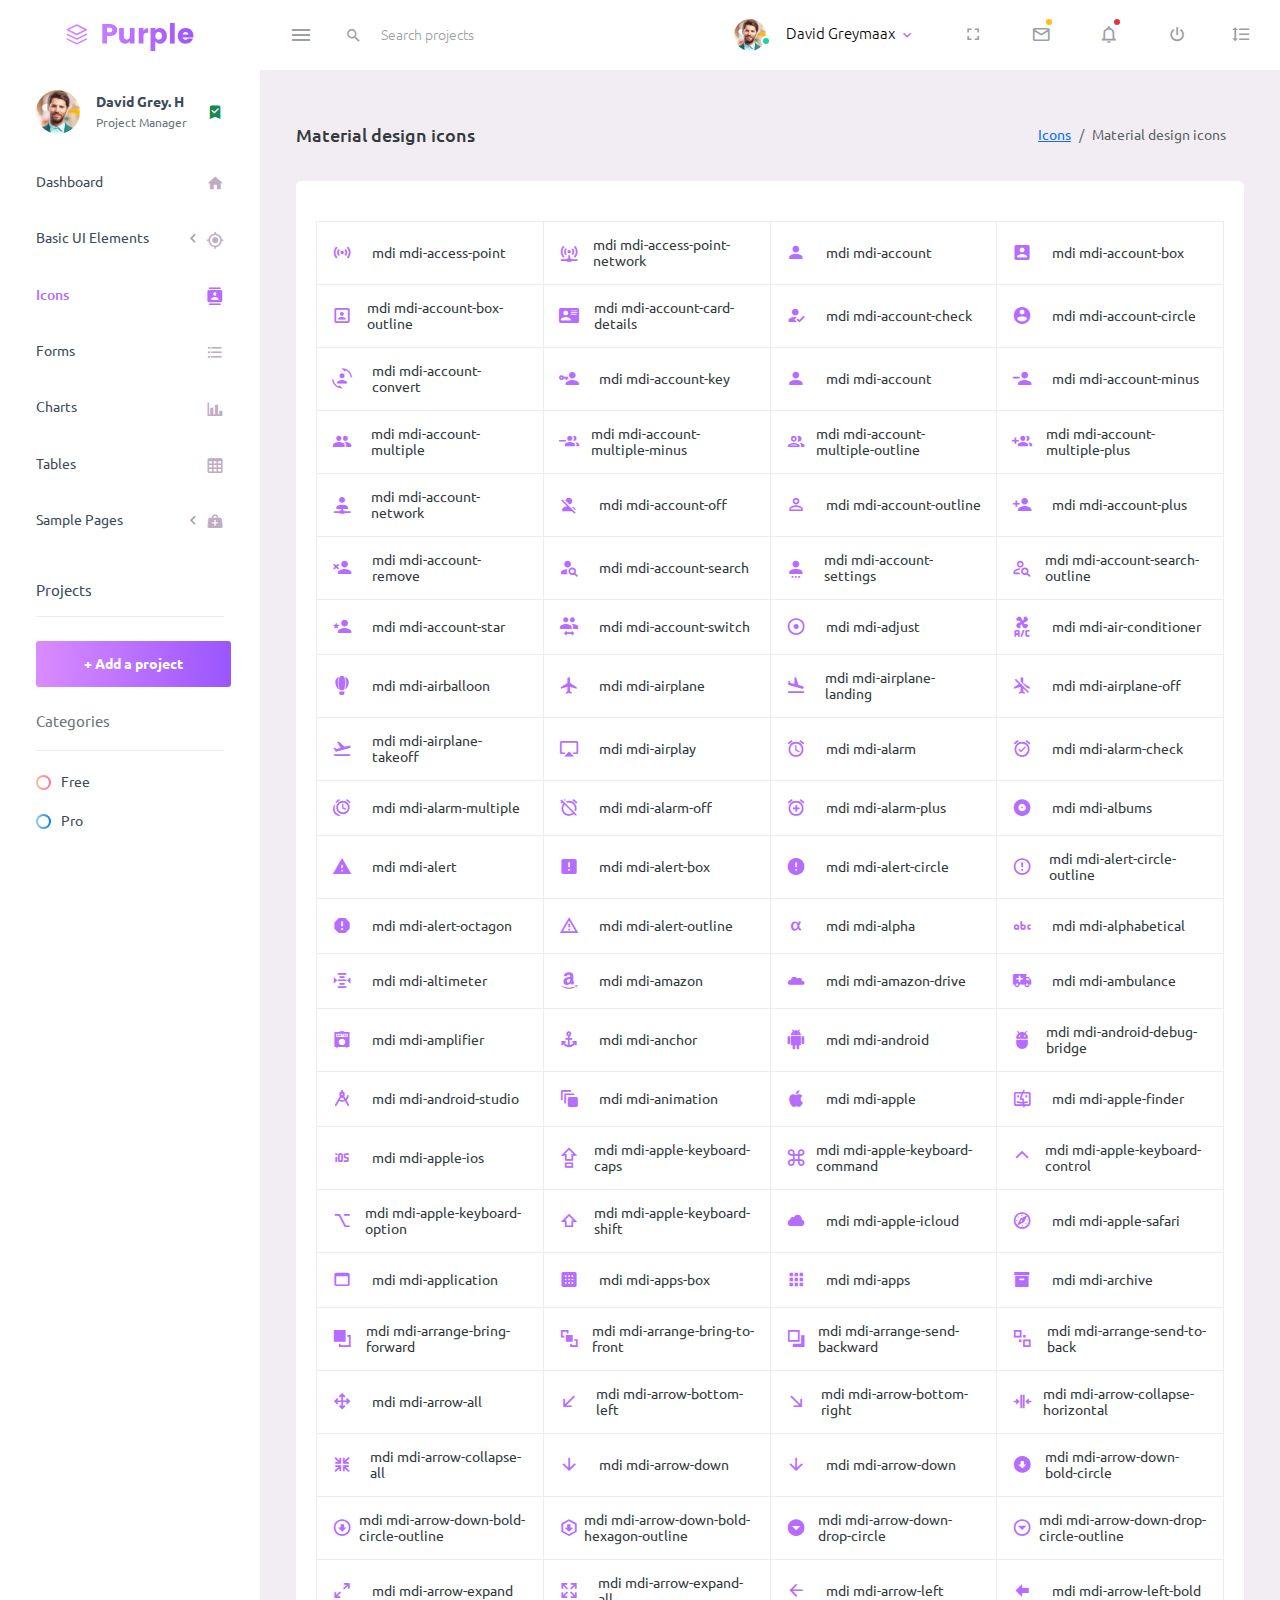
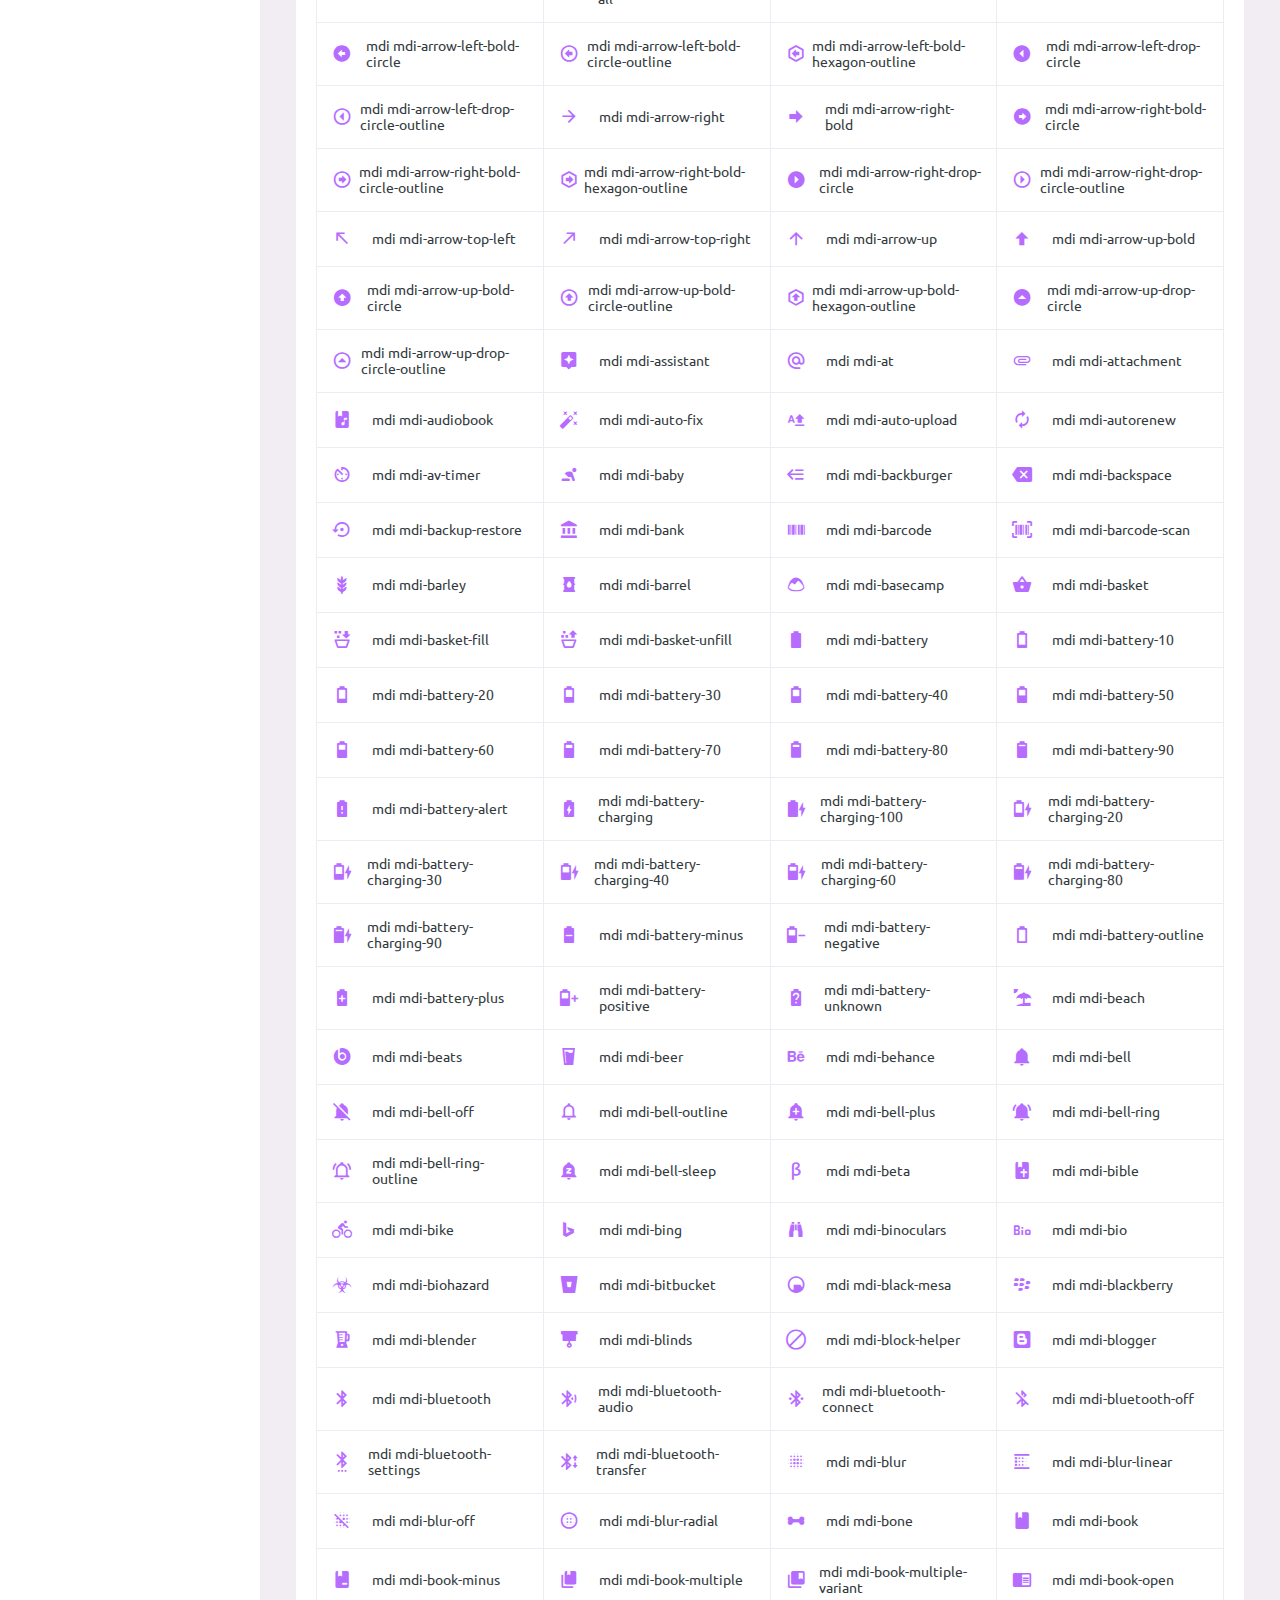
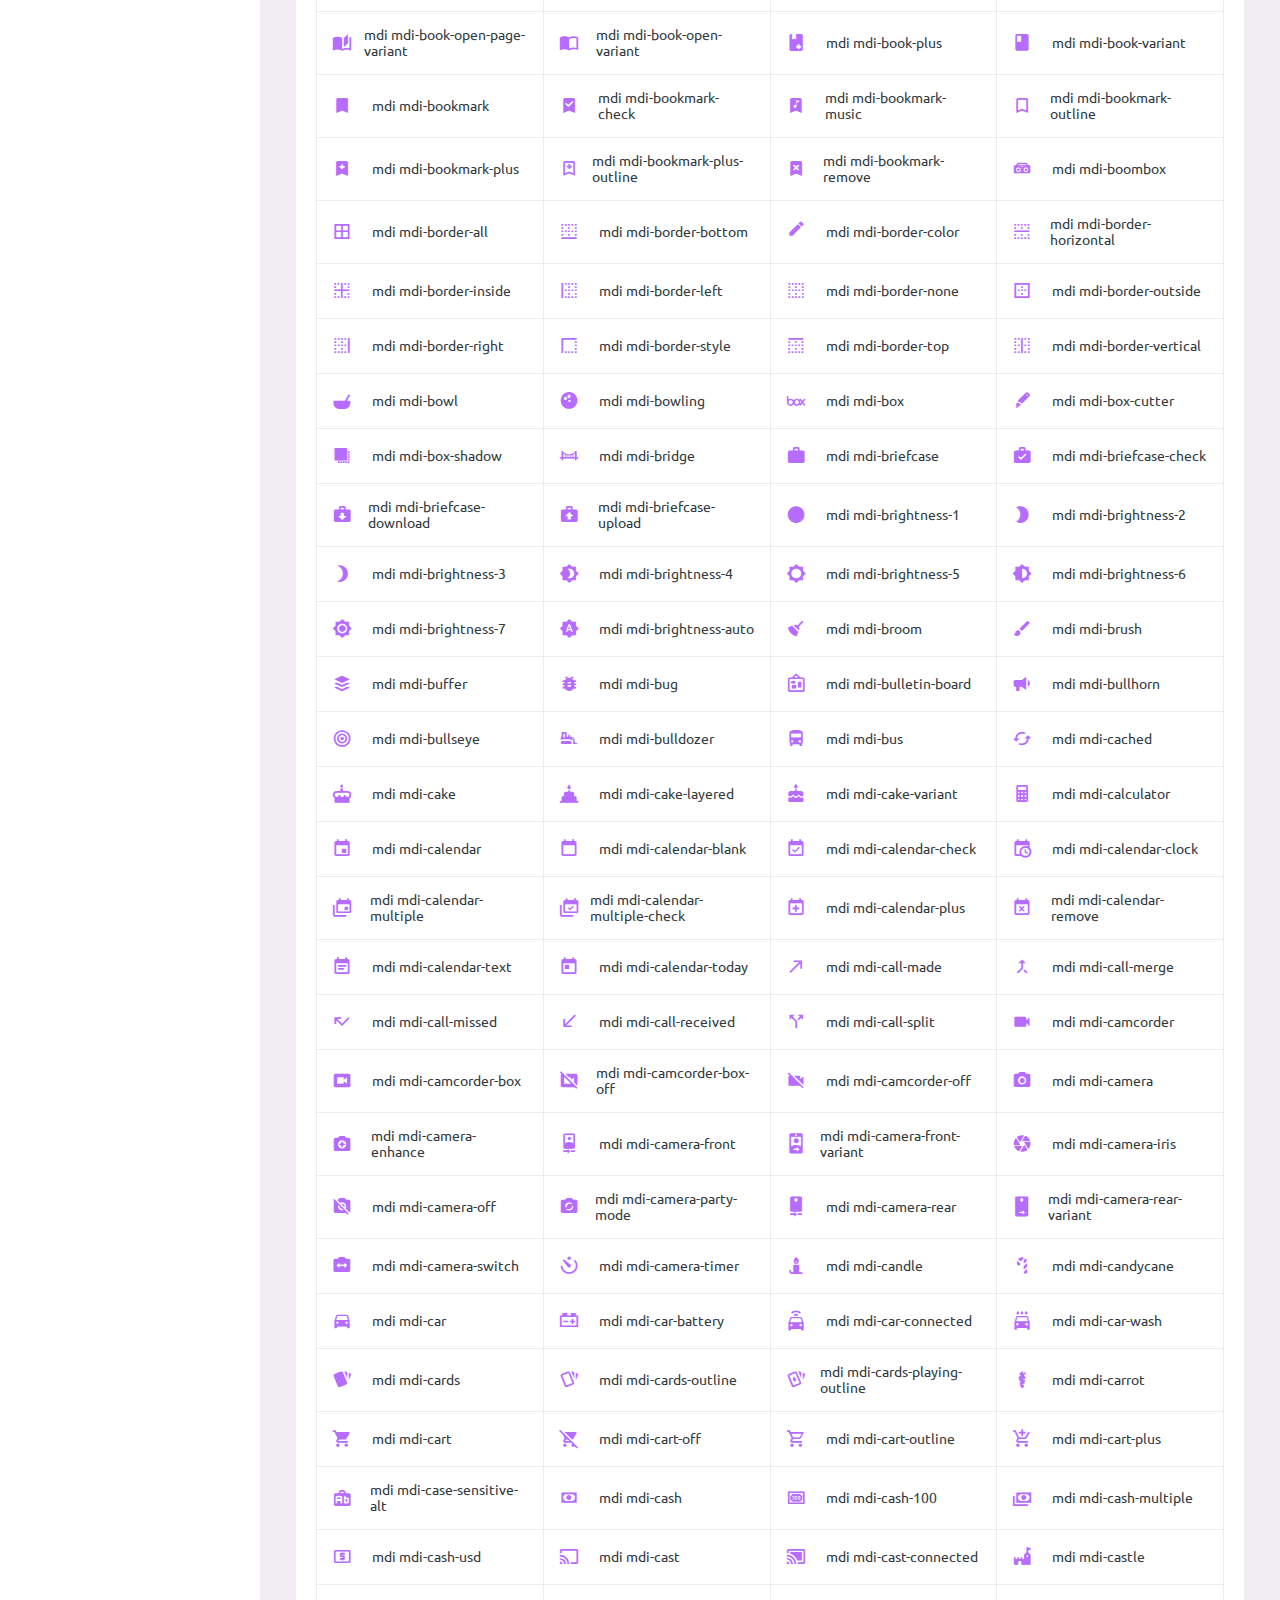
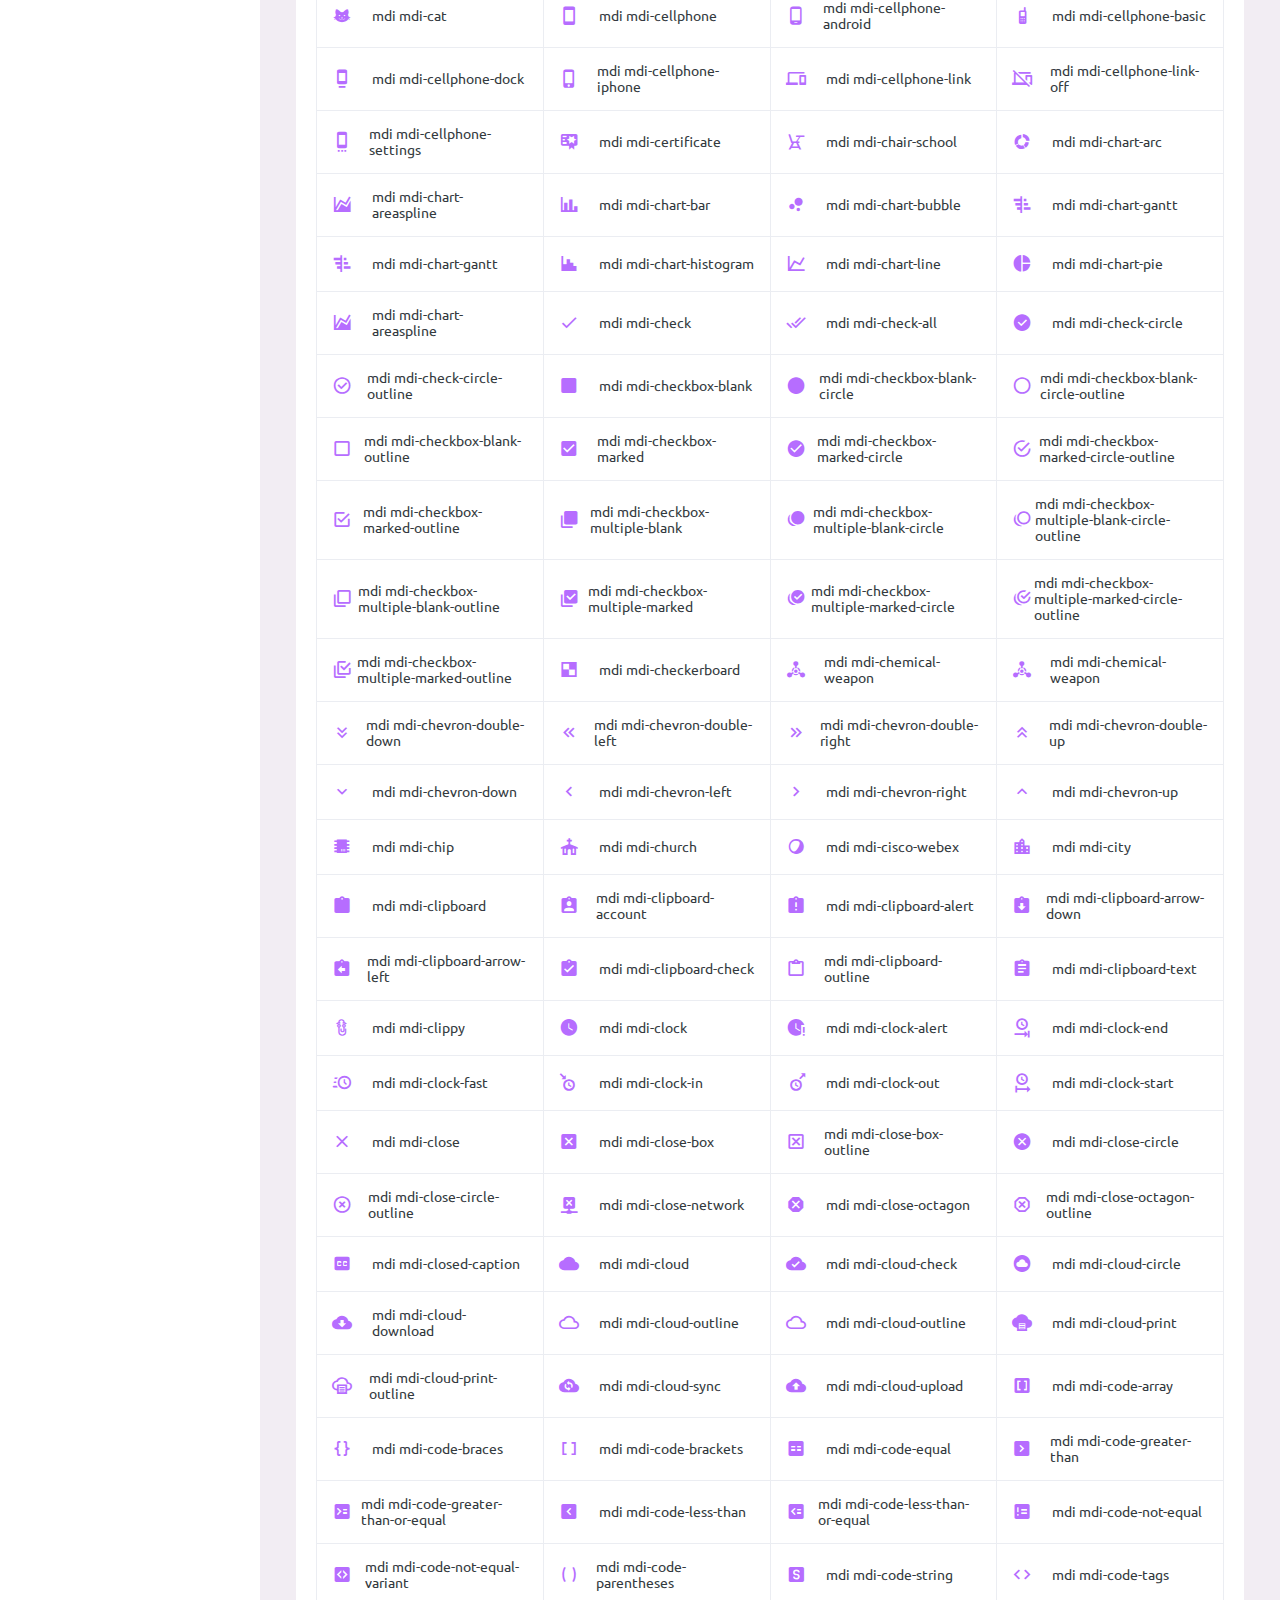
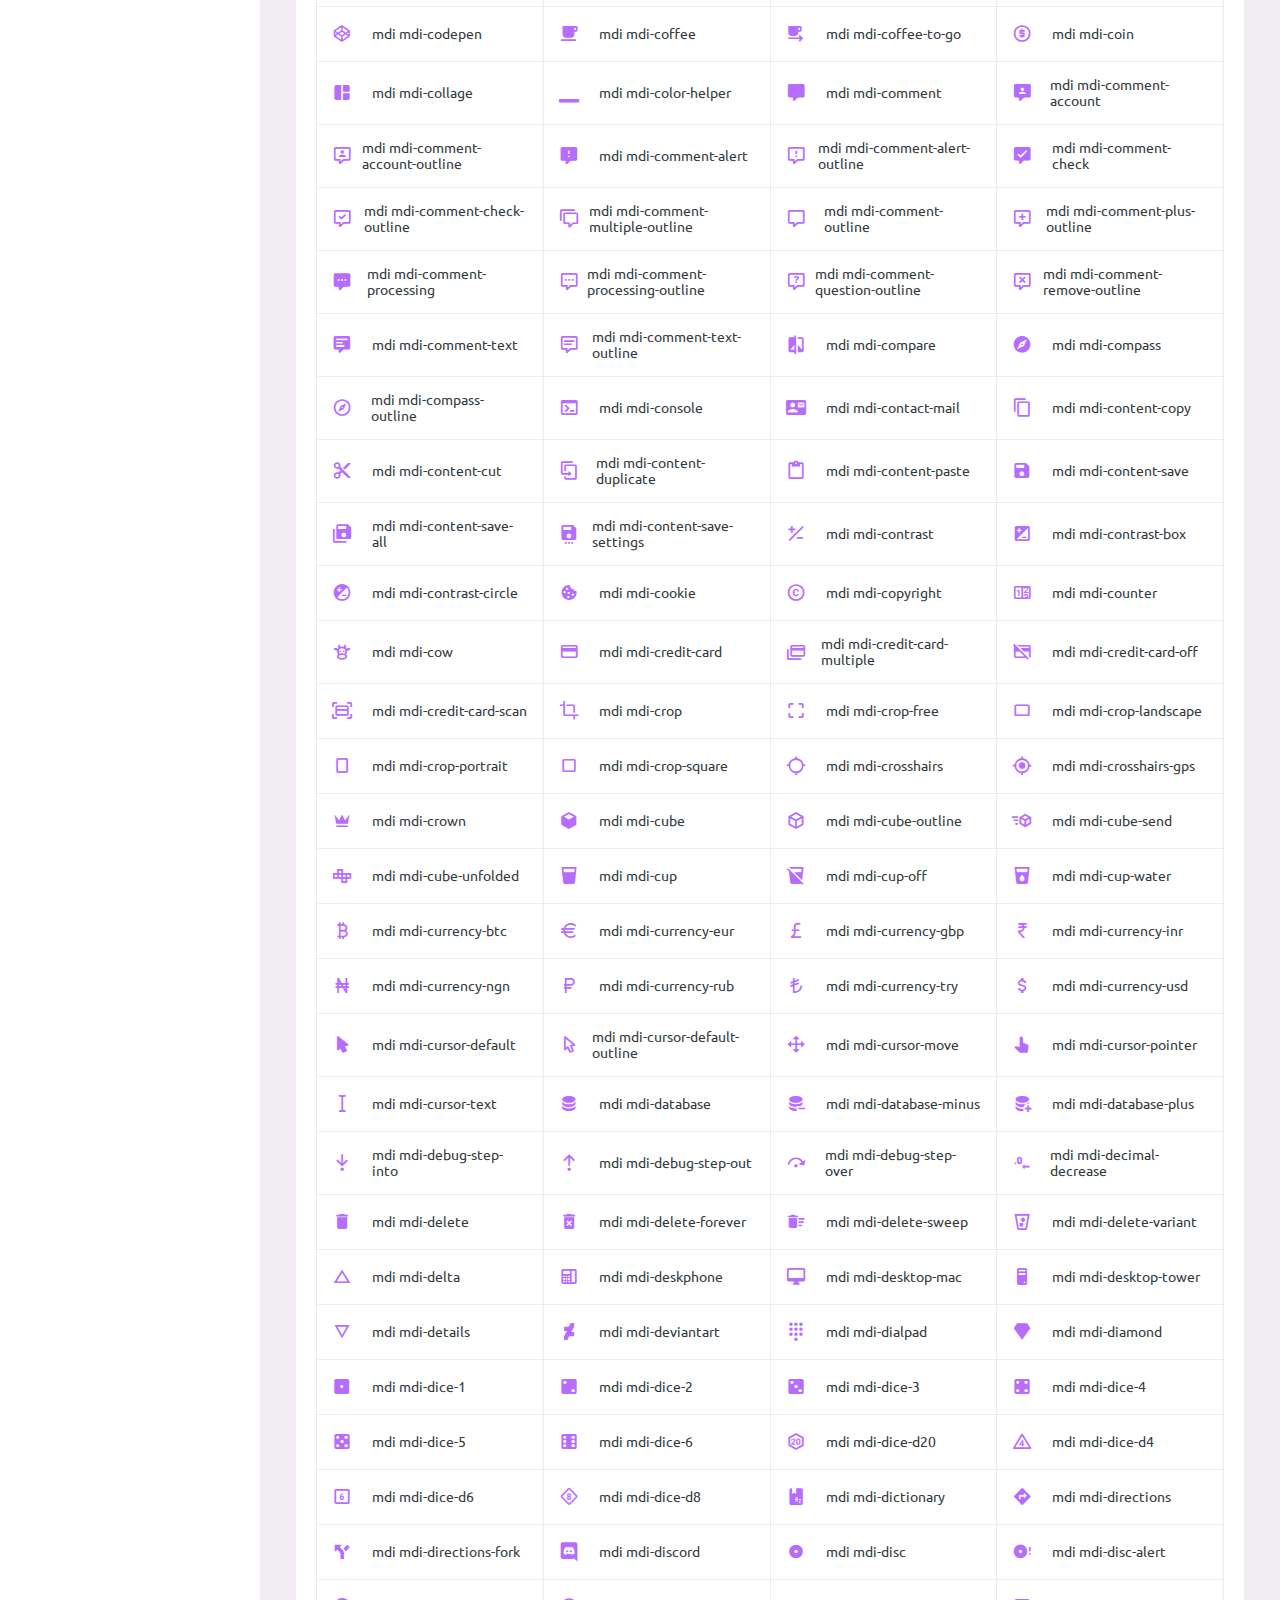
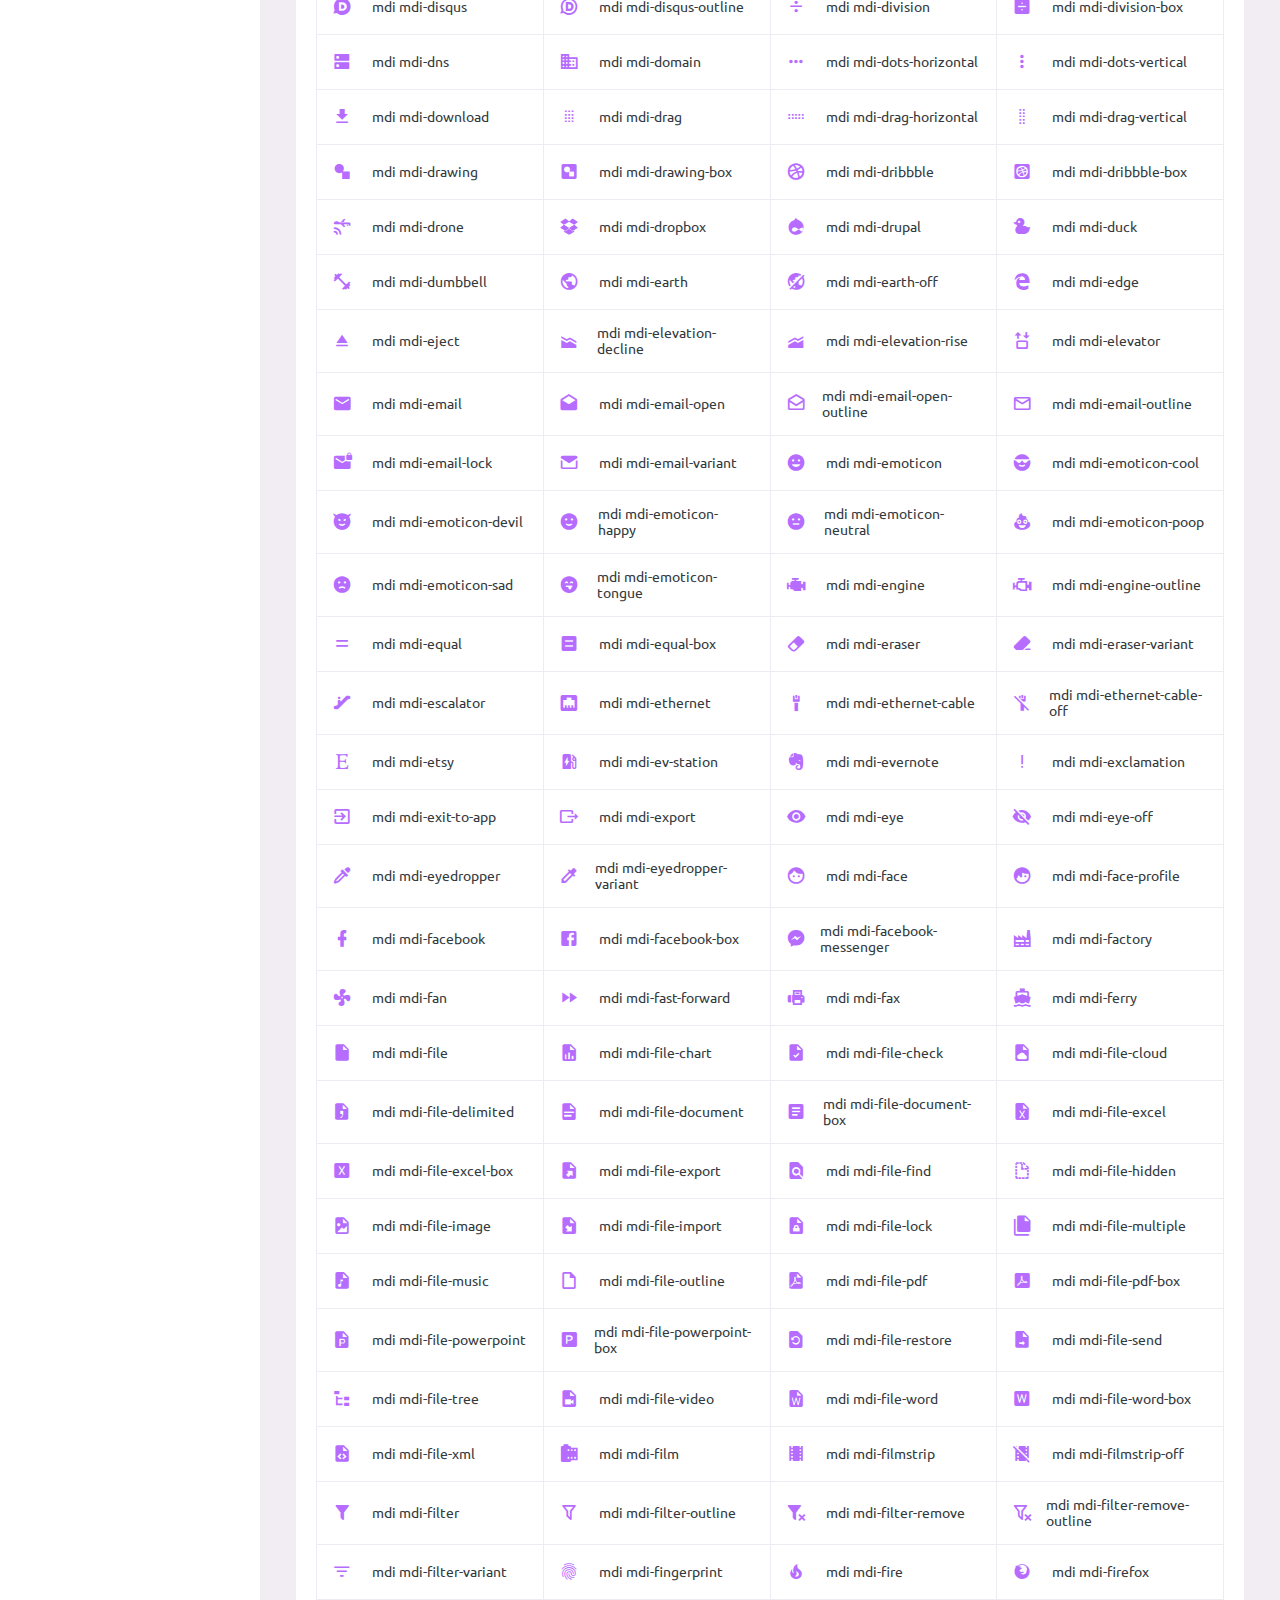
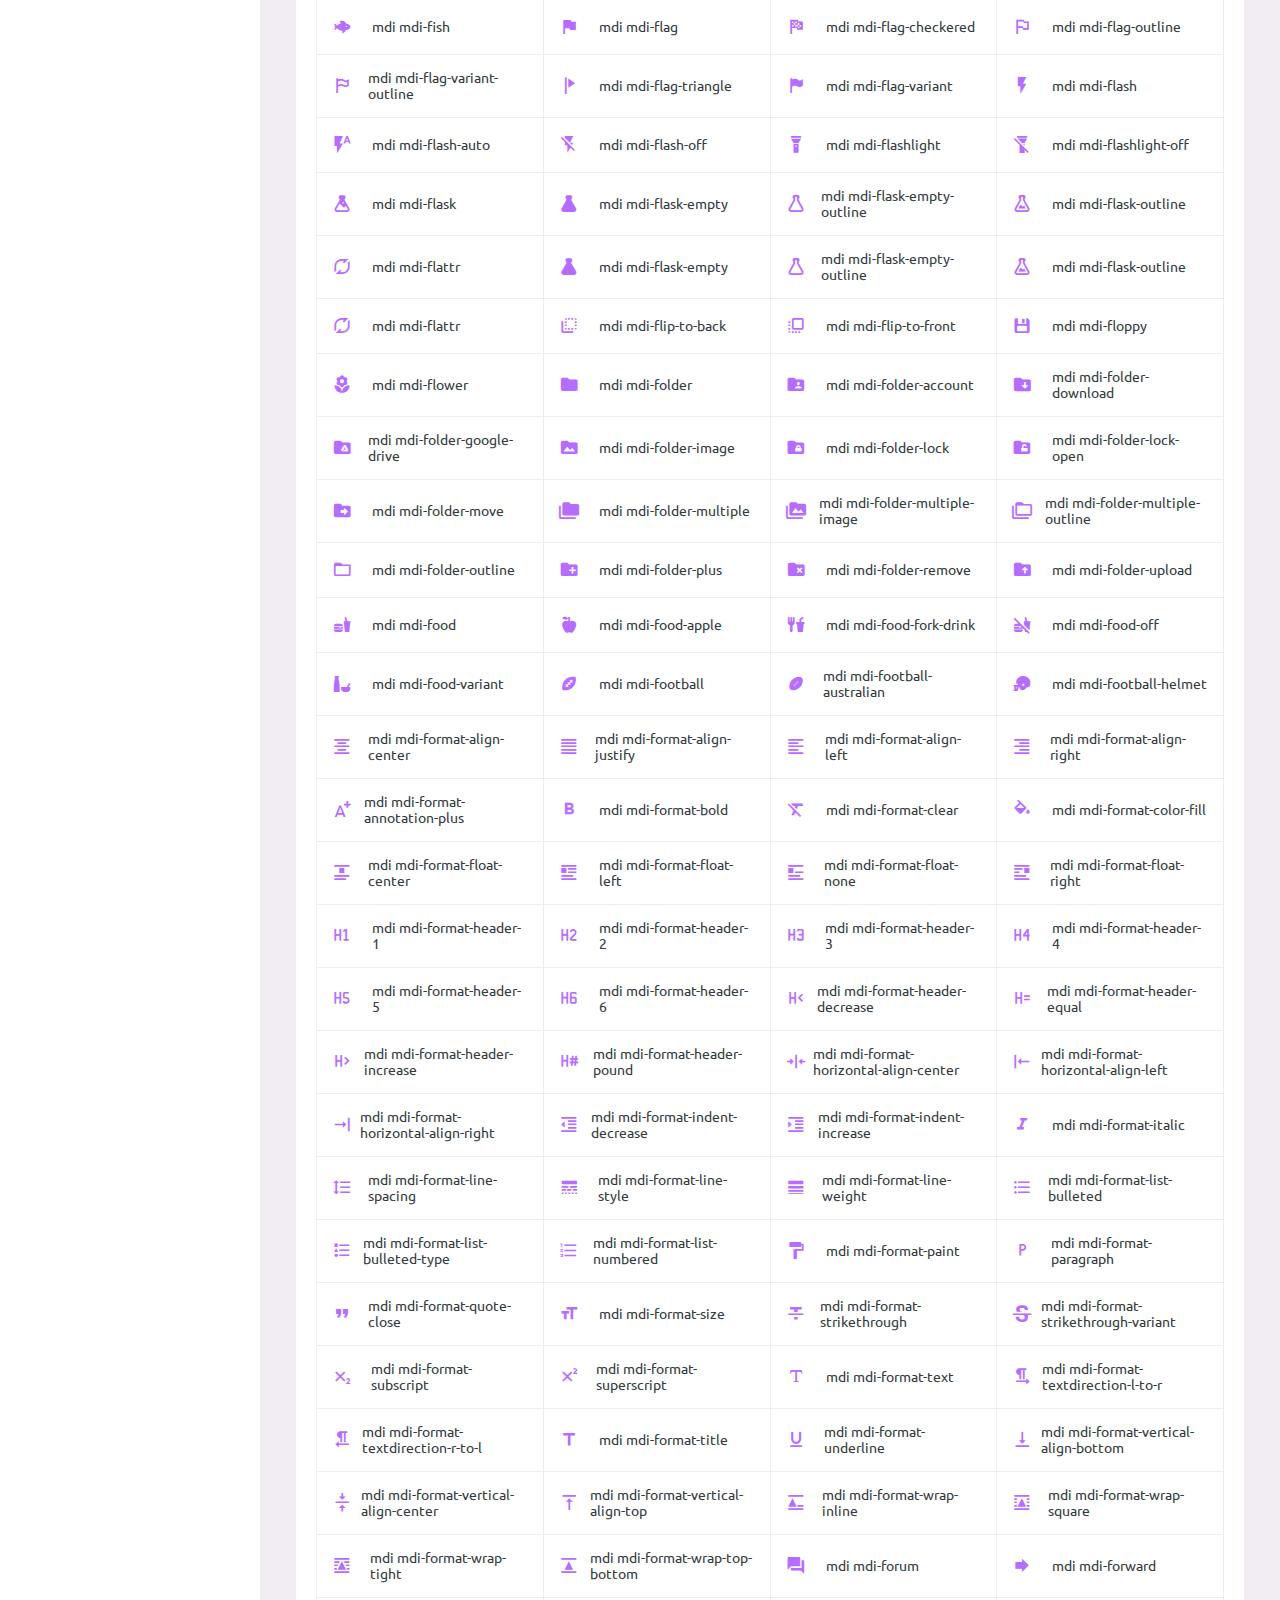
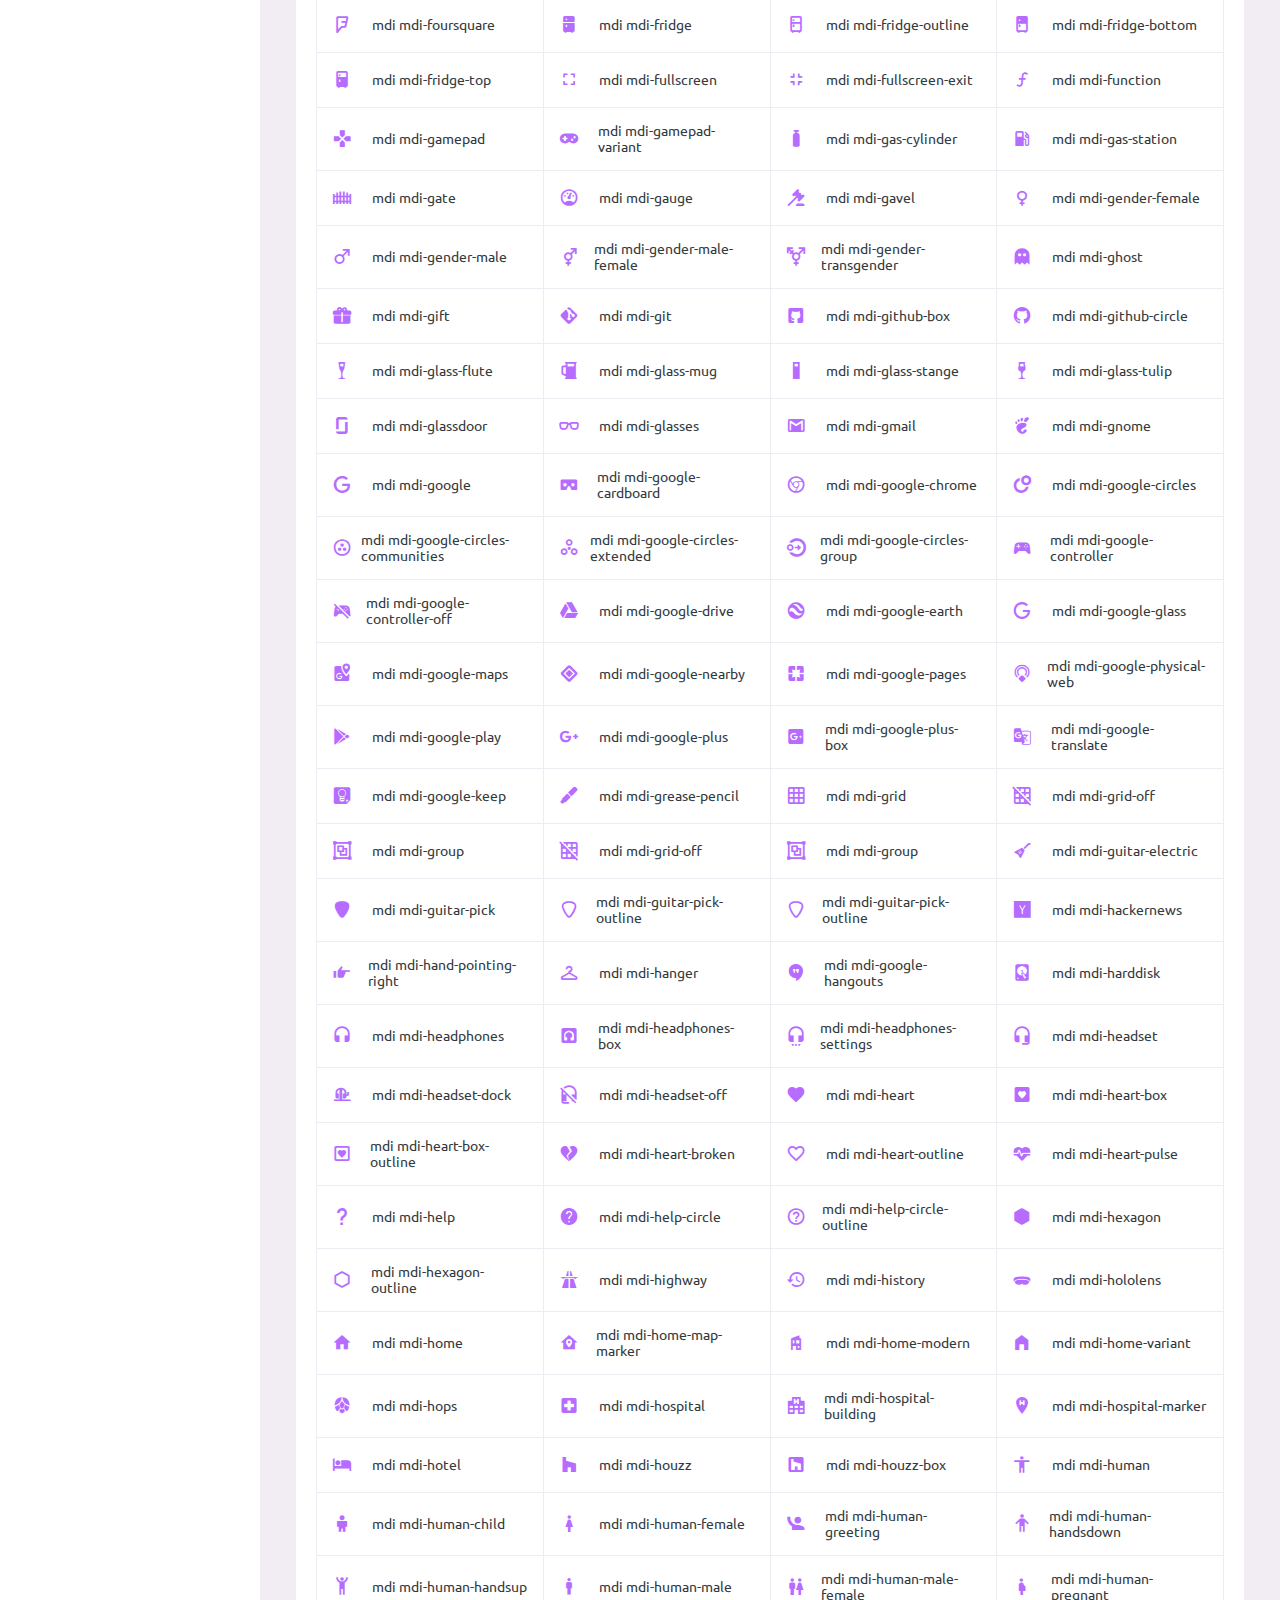
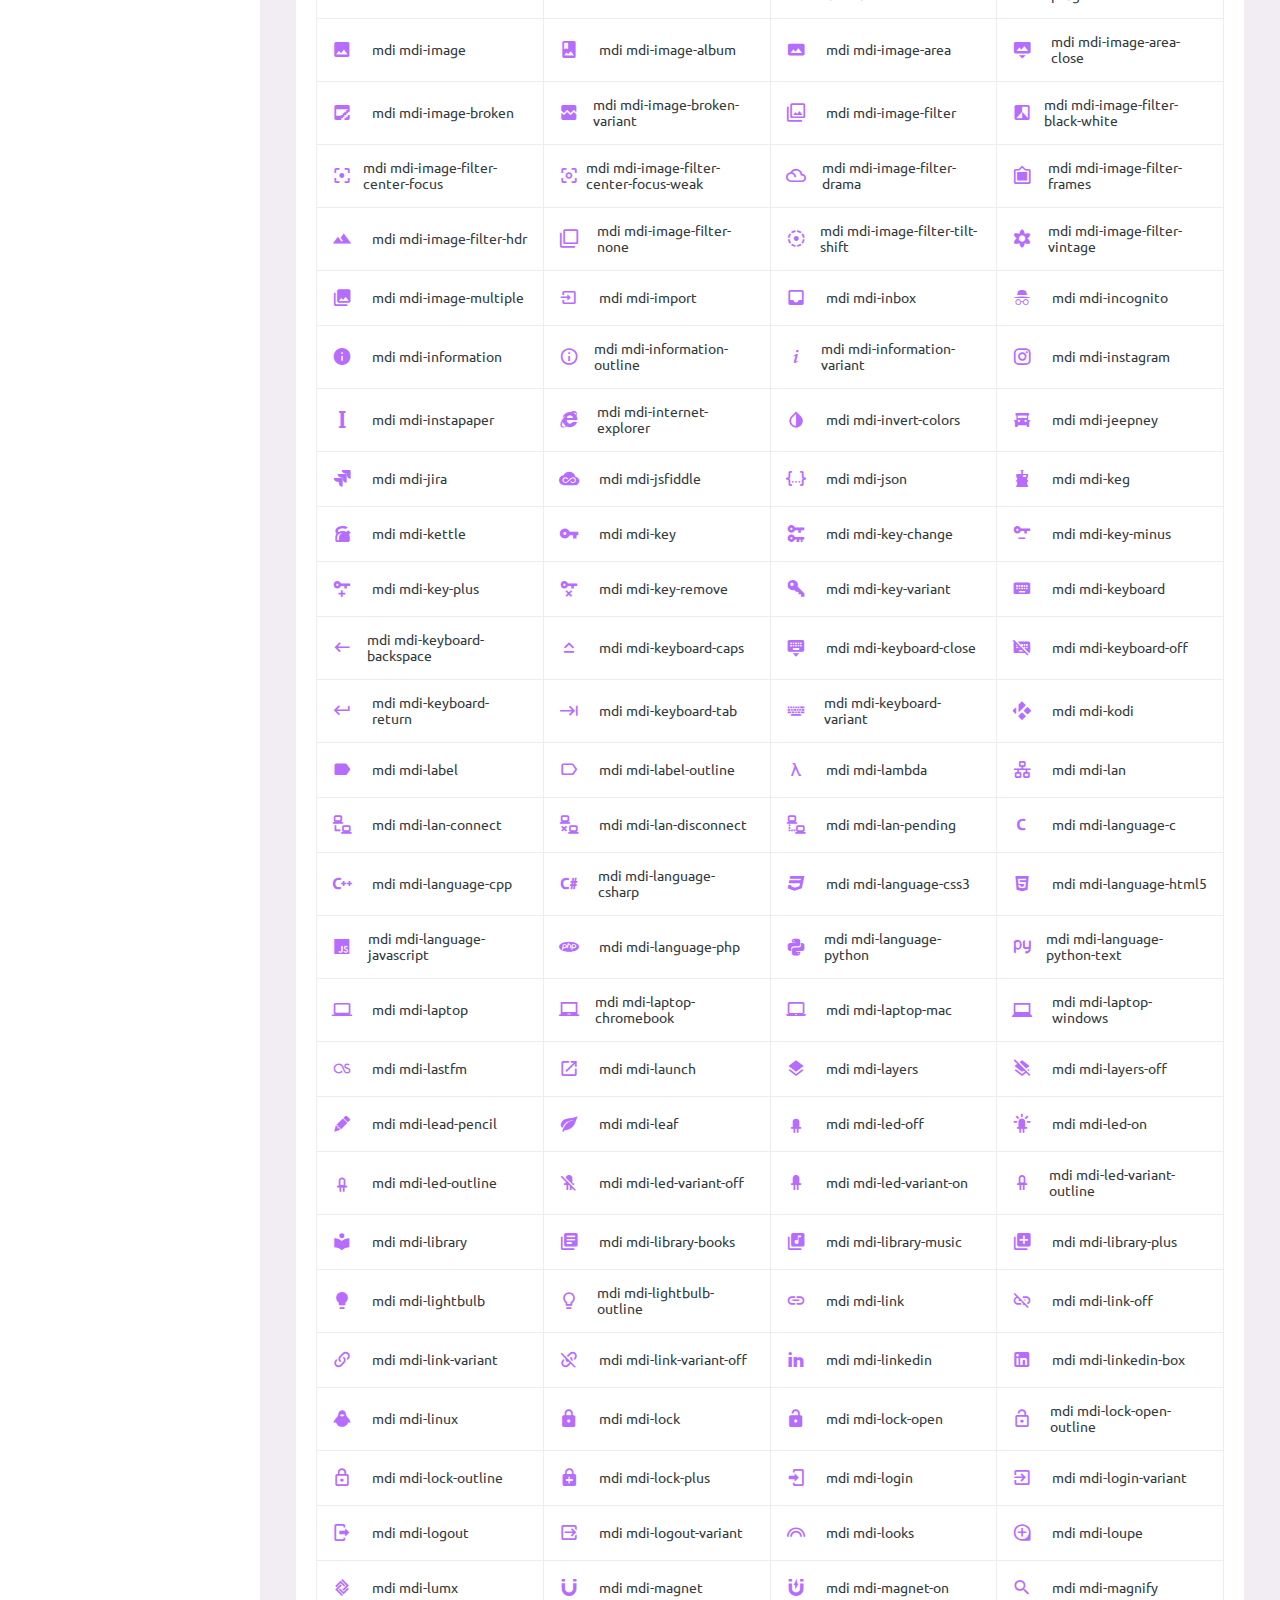
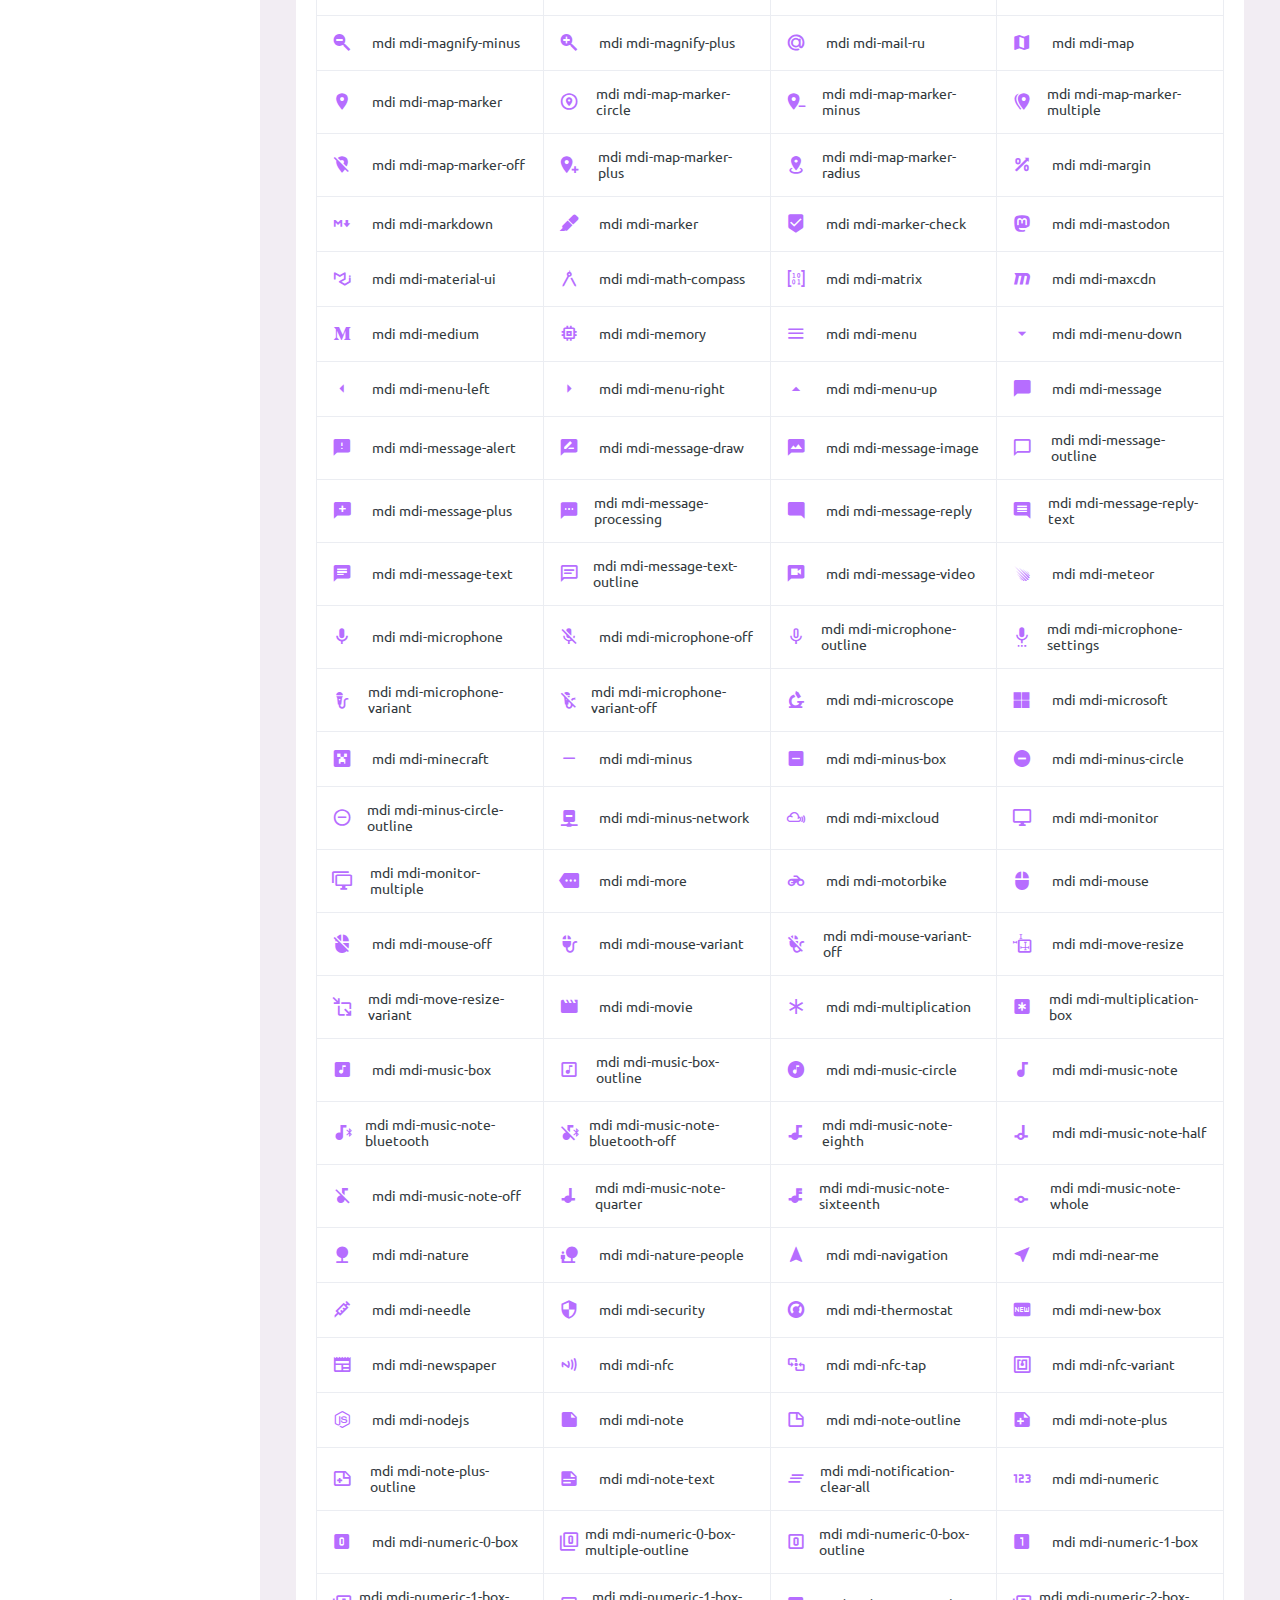
<file: pages/icons/mdi.html>
<!DOCTYPE html>
<html lang="en">
  <head>
    <!-- Required meta tags -->
    <meta charset="utf-8">
    <meta name="viewport" content="width=device-width, initial-scale=1, shrink-to-fit=no">
    <title>Purple Admin</title>
    <!-- plugins:css -->
    <link rel="stylesheet" href="../../assets/vendors/mdi/css/materialdesignicons.min.css">
    <link rel="stylesheet" href="../../assets/vendors/css/vendor.bundle.base.css">
    <!-- endinject -->
    <!-- Plugin css for this page -->
    <!-- End Plugin css for this page -->
    <!-- inject:css -->
    <!-- endinject -->
    <!-- Layout styles -->
    <link rel="stylesheet" href="../../assets/css/style.css">
    <!-- End layout styles -->
    <link rel="shortcut icon" href="../../assets/images/favicon.ico" />
  </head>
  <body>
    <div class=" container-scroller">
      <!-- partial:../../partials/_navbar.html -->
      <nav class="navbar default-layout-navbar col-lg-12 col-12 p-0 fixed-top d-flex flex-row">
        <div class="text-center navbar-brand-wrapper d-flex align-items-center justify-content-center">
          <a class="navbar-brand brand-logo" href="../../index.html"><img src="../../assets/images/logo.svg" alt="logo" /></a>
          <a class="navbar-brand brand-logo-mini" href="../../index.html"><img src="../../assets/images/logo-mini.svg" alt="logo" /></a>
        </div>
        <div class="navbar-menu-wrapper d-flex align-items-stretch">
          <button class="navbar-toggler navbar-toggler align-self-center" type="button" data-toggle="minimize">
            <span class="mdi mdi-menu"></span>
          </button>
          <div class="search-field d-none d-md-block">
            <form class="d-flex align-items-center h-100" action="#">
              <div class="input-group">
                <div class="input-group-prepend bg-transparent">
                  <i class="input-group-text border-0 mdi mdi-magnify"></i>
                </div>
                <input type="text" class="form-control bg-transparent border-0" placeholder="Search projects">
              </div>
            </form>
          </div>
          <ul class="navbar-nav navbar-nav-right">
            <li class="nav-item nav-profile dropdown">
              <a class="nav-link dropdown-toggle" id="profileDropdown" href="#" data-bs-toggle="dropdown" aria-expanded="false">
                <div class="nav-profile-img">
                  <img src="../../assets/images/faces/face1.jpg" alt="image">
                  <span class="availability-status online"></span>
                </div>
                <div class="nav-profile-text">
                  <p class="mb-1 text-black">David Greymaax</p>
                </div>
              </a>
              <div class="dropdown-menu navbar-dropdown" aria-labelledby="profileDropdown">
                <a class="dropdown-item" href="#">
                  <i class="mdi mdi-cached me-2 text-success"></i> Activity Log </a>
                <div class="dropdown-divider"></div>
                <a class="dropdown-item" href="#">
                  <i class="mdi mdi-logout me-2 text-primary"></i> Signout </a>
              </div>
            </li>
            <li class="nav-item d-none d-lg-block full-screen-link">
              <a class="nav-link">
                <i class="mdi mdi-fullscreen" id="fullscreen-button"></i>
              </a>
            </li>
            <li class="nav-item dropdown">
              <a class="nav-link count-indicator dropdown-toggle" id="messageDropdown" href="#" data-bs-toggle="dropdown" aria-expanded="false">
                <i class="mdi mdi-email-outline"></i>
                <span class="count-symbol bg-warning"></span>
              </a>
              <div class="dropdown-menu dropdown-menu-right navbar-dropdown preview-list" aria-labelledby="messageDropdown">
                <h6 class="p-3 mb-0">Messages</h6>
                <div class="dropdown-divider"></div>
                <a class="dropdown-item preview-item">
                  <div class="preview-thumbnail">
                    <img src="../../assets/images/faces/face4.jpg" alt="image" class="profile-pic">
                  </div>
                  <div class="preview-item-content d-flex align-items-start flex-column justify-content-center">
                    <h6 class="preview-subject ellipsis mb-1 font-weight-normal">Mark send you a message</h6>
                    <p class="text-gray mb-0"> 1 Minutes ago </p>
                  </div>
                </a>
                <div class="dropdown-divider"></div>
                <a class="dropdown-item preview-item">
                  <div class="preview-thumbnail">
                    <img src="../../assets/images/faces/face2.jpg" alt="image" class="profile-pic">
                  </div>
                  <div class="preview-item-content d-flex align-items-start flex-column justify-content-center">
                    <h6 class="preview-subject ellipsis mb-1 font-weight-normal">Cregh send you a message</h6>
                    <p class="text-gray mb-0"> 15 Minutes ago </p>
                  </div>
                </a>
                <div class="dropdown-divider"></div>
                <a class="dropdown-item preview-item">
                  <div class="preview-thumbnail">
                    <img src="../../assets/images/faces/face3.jpg" alt="image" class="profile-pic">
                  </div>
                  <div class="preview-item-content d-flex align-items-start flex-column justify-content-center">
                    <h6 class="preview-subject ellipsis mb-1 font-weight-normal">Profile picture updated</h6>
                    <p class="text-gray mb-0"> 18 Minutes ago </p>
                  </div>
                </a>
                <div class="dropdown-divider"></div>
                <h6 class="p-3 mb-0 text-center">4 new messages</h6>
              </div>
            </li>
            <li class="nav-item dropdown">
              <a class="nav-link count-indicator dropdown-toggle" id="notificationDropdown" href="#" data-bs-toggle="dropdown">
                <i class="mdi mdi-bell-outline"></i>
                <span class="count-symbol bg-danger"></span>
              </a>
              <div class="dropdown-menu dropdown-menu-right navbar-dropdown preview-list" aria-labelledby="notificationDropdown">
                <h6 class="p-3 mb-0">Notifications</h6>
                <div class="dropdown-divider"></div>
                <a class="dropdown-item preview-item">
                  <div class="preview-thumbnail">
                    <div class="preview-icon bg-success">
                      <i class="mdi mdi-calendar"></i>
                    </div>
                  </div>
                  <div class="preview-item-content d-flex align-items-start flex-column justify-content-center">
                    <h6 class="preview-subject font-weight-normal mb-1">Event today</h6>
                    <p class="text-gray ellipsis mb-0"> Just a reminder that you have an event today </p>
                  </div>
                </a>
                <div class="dropdown-divider"></div>
                <a class="dropdown-item preview-item">
                  <div class="preview-thumbnail">
                    <div class="preview-icon bg-warning">
                      <i class="mdi mdi-settings"></i>
                    </div>
                  </div>
                  <div class="preview-item-content d-flex align-items-start flex-column justify-content-center">
                    <h6 class="preview-subject font-weight-normal mb-1">Settings</h6>
                    <p class="text-gray ellipsis mb-0"> Update dashboard </p>
                  </div>
                </a>
                <div class="dropdown-divider"></div>
                <a class="dropdown-item preview-item">
                  <div class="preview-thumbnail">
                    <div class="preview-icon bg-info">
                      <i class="mdi mdi-link-variant"></i>
                    </div>
                  </div>
                  <div class="preview-item-content d-flex align-items-start flex-column justify-content-center">
                    <h6 class="preview-subject font-weight-normal mb-1">Launch Admin</h6>
                    <p class="text-gray ellipsis mb-0"> New admin wow! </p>
                  </div>
                </a>
                <div class="dropdown-divider"></div>
                <h6 class="p-3 mb-0 text-center">See all notifications</h6>
              </div>
            </li>
            <li class="nav-item nav-logout d-none d-lg-block">
              <a class="nav-link" href="#">
                <i class="mdi mdi-power"></i>
              </a>
            </li>
            <li class="nav-item nav-settings d-none d-lg-block">
              <a class="nav-link" href="#">
                <i class="mdi mdi-format-line-spacing"></i>
              </a>
            </li>
          </ul>
          <button class="navbar-toggler navbar-toggler-right d-lg-none align-self-center" type="button" data-toggle="offcanvas">
            <span class="mdi mdi-menu"></span>
          </button>
        </div>
      </nav>
      <!-- partial -->
      <div class="container-fluid page-body-wrapper">
        <!-- partial:../../partials/_sidebar.html -->
        <nav class="sidebar sidebar-offcanvas" id="sidebar">
          <ul class="nav">
            <li class="nav-item nav-profile">
              <a href="#" class="nav-link">
                <div class="nav-profile-image">
                  <img src="../../assets/images/faces/face1.jpg" alt="profile">
                  <span class="login-status online"></span>
                  <!--change to offline or busy as needed-->
                </div>
                <div class="nav-profile-text d-flex flex-column">
                  <span class="font-weight-bold mb-2">David Grey. H</span>
                  <span class="text-secondary text-small">Project Manager</span>
                </div>
                <i class="mdi mdi-bookmark-check text-success nav-profile-badge"></i>
              </a>
            </li>
            <li class="nav-item">
              <a class="nav-link" href="../../index.html">
                <span class="menu-title">Dashboard</span>
                <i class="mdi mdi-home menu-icon"></i>
              </a>
            </li>
            <li class="nav-item">
              <a class="nav-link" data-bs-toggle="collapse" href="#ui-basic" aria-expanded="false" aria-controls="ui-basic">
                <span class="menu-title">Basic UI Elements</span>
                <i class="menu-arrow"></i>
                <i class="mdi mdi-crosshairs-gps menu-icon"></i>
              </a>
              <div class="collapse" id="ui-basic">
                <ul class="nav flex-column sub-menu">
                  <li class="nav-item"> <a class="nav-link" href="../../pages/ui-features/buttons.html">Buttons</a></li>
                  <li class="nav-item"> <a class="nav-link" href="../../pages/ui-features/typography.html">Typography</a></li>
                </ul>
              </div>
            </li>
            <li class="nav-item">
              <a class="nav-link" href="../../pages/icons/mdi.html">
                <span class="menu-title">Icons</span>
                <i class="mdi mdi-contacts menu-icon"></i>
              </a>
            </li>
            <li class="nav-item">
              <a class="nav-link" href="../../pages/forms/basic_elements.html">
                <span class="menu-title">Forms</span>
                <i class="mdi mdi-format-list-bulleted menu-icon"></i>
              </a>
            </li>
            <li class="nav-item">
              <a class="nav-link" href="../../pages/charts/chartjs.html">
                <span class="menu-title">Charts</span>
                <i class="mdi mdi-chart-bar menu-icon"></i>
              </a>
            </li>
            <li class="nav-item">
              <a class="nav-link" href="../../pages/tables/basic-table.html">
                <span class="menu-title">Tables</span>
                <i class="mdi mdi-table-large menu-icon"></i>
              </a>
            </li>
            <li class="nav-item">
              <a class="nav-link" data-bs-toggle="collapse" href="#general-pages" aria-expanded="false" aria-controls="general-pages">
                <span class="menu-title">Sample Pages</span>
                <i class="menu-arrow"></i>
                <i class="mdi mdi-medical-bag menu-icon"></i>
              </a>
              <div class="collapse" id="general-pages">
                <ul class="nav flex-column sub-menu">
                  <li class="nav-item"> <a class="nav-link" href="../../pages/samples/blank-page.html"> Blank Page </a></li>
                  <li class="nav-item"> <a class="nav-link" href="../../pages/samples/login.html"> Login </a></li>
                  <li class="nav-item"> <a class="nav-link" href="../../pages/samples/register.html"> Register </a></li>
                  <li class="nav-item"> <a class="nav-link" href="../../pages/samples/error-404.html"> 404 </a></li>
                  <li class="nav-item"> <a class="nav-link" href="../../pages/samples/error-500.html"> 500 </a></li>
                </ul>
              </div>
            </li>
            <li class="nav-item sidebar-actions">
              <span class="nav-link">
                <div class="border-bottom">
                  <h6 class="font-weight-normal mb-3">Projects</h6>
                </div>
                <button class="btn btn-block btn-lg btn-gradient-primary mt-4">+ Add a project</button>
                <div class="mt-4">
                  <div class="border-bottom">
                    <p class="text-secondary">Categories</p>
                  </div>
                  <ul class="gradient-bullet-list mt-4">
                    <li>Free</li>
                    <li>Pro</li>
                  </ul>
                </div>
              </span>
            </li>
          </ul>
        </nav>
        <!-- partial -->
        <div class="main-panel">
          <div class="content-wrapper">
            <div class="page-header">
              <h3 class="page-title"> Material design icons </h3>
              <nav aria-label="breadcrumb">
                <ol class="breadcrumb">
                  <li class="breadcrumb-item"><a href="#">Icons</a></li>
                  <li class="breadcrumb-item active" aria-current="page">Material design icons</li>
                </ol>
              </nav>
            </div>
            <div class="row">
              <div class="col-lg-12 grid-margin">
                <div class="card">
                  <div class="card-body">
                    <div class="row icons-list">
                      <div class="col-sm-6 col-md-4 col-lg-3">
                        <i class="mdi mdi-access-point"></i> mdi mdi-access-point
                      </div>
                      <div class="col-sm-6 col-md-4 col-lg-3">
                        <i class="mdi mdi-access-point-network"></i> mdi mdi-access-point-network
                      </div>
                      <div class="col-sm-6 col-md-4 col-lg-3">
                        <i class="mdi mdi-account"></i> mdi mdi-account
                      </div>
                      <div class="col-sm-6 col-md-4 col-lg-3">
                        <i class="mdi mdi-account-box"></i> mdi mdi-account-box
                      </div>
                      <div class="col-sm-6 col-md-4 col-lg-3">
                        <i class="mdi mdi-account-box-outline"></i> mdi mdi-account-box-outline
                      </div>
                      <div class="col-sm-6 col-md-4 col-lg-3">
                        <i class="mdi mdi-account-card-details"></i> mdi mdi-account-card-details
                      </div>
                      <div class="col-sm-6 col-md-4 col-lg-3">
                        <i class="mdi mdi-account-check"></i> mdi mdi-account-check
                      </div>
                      <div class="col-sm-6 col-md-4 col-lg-3">
                        <i class="mdi mdi-account-circle"></i> mdi mdi-account-circle
                      </div>
                      <div class="col-sm-6 col-md-4 col-lg-3">
                        <i class="mdi mdi-account-convert"></i> mdi mdi-account-convert
                      </div>
                      <div class="col-sm-6 col-md-4 col-lg-3">
                        <i class="mdi mdi-account-key"></i> mdi mdi-account-key
                      </div>
                      <div class="col-sm-6 col-md-4 col-lg-3">
                        <i class="mdi mdi-account"></i> mdi mdi-account
                      </div>
                      <div class="col-sm-6 col-md-4 col-lg-3">
                        <i class="mdi mdi-account-minus"></i> mdi mdi-account-minus
                      </div>
                      <div class="col-sm-6 col-md-4 col-lg-3">
                        <i class="mdi mdi-account-multiple"></i> mdi mdi-account-multiple
                      </div>
                      <div class="col-sm-6 col-md-4 col-lg-3">
                        <i class="mdi mdi-account-multiple-minus"></i> mdi mdi-account-multiple-minus
                      </div>
                      <div class="col-sm-6 col-md-4 col-lg-3">
                        <i class="mdi mdi-account-multiple-outline"></i> mdi mdi-account-multiple-outline
                      </div>
                      <div class="col-sm-6 col-md-4 col-lg-3">
                        <i class="mdi mdi-account-multiple-plus"></i> mdi mdi-account-multiple-plus
                      </div>
                      <div class="col-sm-6 col-md-4 col-lg-3">
                        <i class="mdi mdi-account-network"></i> mdi mdi-account-network
                      </div>
                      <div class="col-sm-6 col-md-4 col-lg-3">
                        <i class="mdi mdi-account-off"></i> mdi mdi-account-off
                      </div>
                      <div class="col-sm-6 col-md-4 col-lg-3">
                        <i class="mdi mdi-account-outline"></i> mdi mdi-account-outline
                      </div>
                      <div class="col-sm-6 col-md-4 col-lg-3">
                        <i class="mdi mdi-account-plus"></i> mdi mdi-account-plus
                      </div>
                      <div class="col-sm-6 col-md-4 col-lg-3">
                        <i class="mdi mdi-account-remove"></i> mdi mdi-account-remove
                      </div>
                      <div class="col-sm-6 col-md-4 col-lg-3">
                        <i class="mdi mdi-account-search"></i> mdi mdi-account-search
                      </div>
                      <div class="col-sm-6 col-md-4 col-lg-3">
                        <i class="mdi mdi-account-settings"></i> mdi mdi-account-settings
                      </div>
                      <div class="col-sm-6 col-md-4 col-lg-3">
                        <i class="mdi mdi-account-search-outline"></i> mdi mdi-account-search-outline
                      </div>
                      <div class="col-sm-6 col-md-4 col-lg-3">
                        <i class="mdi mdi-account-star"></i> mdi mdi-account-star
                      </div>
                      <div class="col-sm-6 col-md-4 col-lg-3">
                        <i class="mdi mdi-account-switch"></i> mdi mdi-account-switch
                      </div>
                      <div class="col-sm-6 col-md-4 col-lg-3">
                        <i class="mdi mdi-adjust"></i> mdi mdi-adjust
                      </div>
                      <div class="col-sm-6 col-md-4 col-lg-3">
                        <i class="mdi mdi-air-conditioner"></i> mdi mdi-air-conditioner
                      </div>
                      <div class="col-sm-6 col-md-4 col-lg-3">
                        <i class="mdi mdi-airballoon"></i> mdi mdi-airballoon
                      </div>
                      <div class="col-sm-6 col-md-4 col-lg-3">
                        <i class="mdi mdi-airplane"></i> mdi mdi-airplane
                      </div>
                      <div class="col-sm-6 col-md-4 col-lg-3">
                        <i class="mdi mdi-airplane-landing"></i> mdi mdi-airplane-landing
                      </div>
                      <div class="col-sm-6 col-md-4 col-lg-3">
                        <i class="mdi mdi-airplane-off"></i> mdi mdi-airplane-off
                      </div>
                      <div class="col-sm-6 col-md-4 col-lg-3">
                        <i class="mdi mdi-airplane-takeoff"></i> mdi mdi-airplane-takeoff
                      </div>
                      <div class="col-sm-6 col-md-4 col-lg-3">
                        <i class="mdi mdi-airplay"></i> mdi mdi-airplay
                      </div>
                      <div class="col-sm-6 col-md-4 col-lg-3">
                        <i class="mdi mdi-alarm"></i> mdi mdi-alarm
                      </div>
                      <div class="col-sm-6 col-md-4 col-lg-3">
                        <i class="mdi mdi-alarm-check"></i> mdi mdi-alarm-check
                      </div>
                      <div class="col-sm-6 col-md-4 col-lg-3">
                        <i class="mdi mdi-alarm-multiple"></i> mdi mdi-alarm-multiple
                      </div>
                      <div class="col-sm-6 col-md-4 col-lg-3">
                        <i class="mdi mdi-alarm-off"></i> mdi mdi-alarm-off
                      </div>
                      <div class="col-sm-6 col-md-4 col-lg-3">
                        <i class="mdi mdi-alarm-plus"></i> mdi mdi-alarm-plus
                      </div>
                      <div class="col-sm-6 col-md-4 col-lg-3">
                        <i class="mdi mdi-album"></i> mdi mdi-albums
                      </div>
                      <div class="col-sm-6 col-md-4 col-lg-3">
                        <i class="mdi mdi-alert"></i> mdi mdi-alert
                      </div>
                      <div class="col-sm-6 col-md-4 col-lg-3">
                        <i class="mdi mdi-alert-box"></i> mdi mdi-alert-box
                      </div>
                      <div class="col-sm-6 col-md-4 col-lg-3">
                        <i class="mdi mdi-alert-circle"></i> mdi mdi-alert-circle
                      </div>
                      <div class="col-sm-6 col-md-4 col-lg-3">
                        <i class="mdi mdi-alert-circle-outline"></i> mdi mdi-alert-circle-outline
                      </div>
                      <div class="col-sm-6 col-md-4 col-lg-3">
                        <i class="mdi mdi-alert-octagon"></i> mdi mdi-alert-octagon
                      </div>
                      <div class="col-sm-6 col-md-4 col-lg-3">
                        <i class="mdi mdi-alert-outline"></i> mdi mdi-alert-outline
                      </div>
                      <div class="col-sm-6 col-md-4 col-lg-3">
                        <i class="mdi mdi-alpha"></i> mdi mdi-alpha
                      </div>
                      <div class="col-sm-6 col-md-4 col-lg-3">
                        <i class="mdi mdi-alphabetical"></i> mdi mdi-alphabetical
                      </div>
                      <div class="col-sm-6 col-md-4 col-lg-3">
                        <i class="mdi mdi-altimeter"></i> mdi mdi-altimeter
                      </div>
                      <div class="col-sm-6 col-md-4 col-lg-3">
                        <i class="mdi mdi-amazon"></i> mdi mdi-amazon
                      </div>
                      <div class="col-sm-6 col-md-4 col-lg-3">
                        <i class="mdi mdi-amazon-drive"></i> mdi mdi-amazon-drive
                      </div>
                      <div class="col-sm-6 col-md-4 col-lg-3">
                        <i class="mdi mdi-ambulance"></i> mdi mdi-ambulance
                      </div>
                      <div class="col-sm-6 col-md-4 col-lg-3">
                        <i class="mdi mdi-amplifier"></i> mdi mdi-amplifier
                      </div>
                      <div class="col-sm-6 col-md-4 col-lg-3">
                        <i class="mdi mdi-anchor"></i> mdi mdi-anchor
                      </div>
                      <div class="col-sm-6 col-md-4 col-lg-3">
                        <i class="mdi mdi-android"></i> mdi mdi-android
                      </div>
                      <div class="col-sm-6 col-md-4 col-lg-3">
                        <i class="mdi mdi-android-debug-bridge"></i> mdi mdi-android-debug-bridge
                      </div>
                      <div class="col-sm-6 col-md-4 col-lg-3">
                        <i class="mdi mdi-android-studio"></i> mdi mdi-android-studio
                      </div>
                      <div class="col-sm-6 col-md-4 col-lg-3">
                        <i class="mdi mdi-animation"></i> mdi mdi-animation
                      </div>
                      <div class="col-sm-6 col-md-4 col-lg-3">
                        <i class="mdi mdi-apple"></i> mdi mdi-apple
                      </div>
                      <div class="col-sm-6 col-md-4 col-lg-3">
                        <i class="mdi mdi-apple-finder"></i> mdi mdi-apple-finder
                      </div>
                      <div class="col-sm-6 col-md-4 col-lg-3">
                        <i class="mdi mdi-apple-ios"></i> mdi mdi-apple-ios
                      </div>
                      <div class="col-sm-6 col-md-4 col-lg-3">
                        <i class="mdi mdi-apple-keyboard-caps"></i> mdi mdi-apple-keyboard-caps
                      </div>
                      <div class="col-sm-6 col-md-4 col-lg-3">
                        <i class="mdi mdi-apple-keyboard-command"></i> mdi mdi-apple-keyboard-command
                      </div>
                      <div class="col-sm-6 col-md-4 col-lg-3">
                        <i class="mdi mdi-apple-keyboard-control"></i> mdi mdi-apple-keyboard-control
                      </div>
                      <div class="col-sm-6 col-md-4 col-lg-3">
                        <i class="mdi mdi-apple-keyboard-option"></i> mdi mdi-apple-keyboard-option
                      </div>
                      <div class="col-sm-6 col-md-4 col-lg-3">
                        <i class="mdi mdi-apple-keyboard-shift"></i> mdi mdi-apple-keyboard-shift
                      </div>
                      <div class="col-sm-6 col-md-4 col-lg-3">
                        <i class="mdi mdi-apple-icloud "></i> mdi mdi-apple-icloud
                      </div>
                      <div class="col-sm-6 col-md-4 col-lg-3">
                        <i class="mdi mdi-apple-safari"></i> mdi mdi-apple-safari
                      </div>
                      <div class="col-sm-6 col-md-4 col-lg-3">
                        <i class="mdi mdi-application"></i> mdi mdi-application
                      </div>
                      <div class="col-sm-6 col-md-4 col-lg-3">
                        <i class="mdi mdi-apps-box"></i> mdi mdi-apps-box
                      </div>
                      <div class="col-sm-6 col-md-4 col-lg-3">
                        <i class="mdi mdi-apps"></i> mdi mdi-apps
                      </div>
                      <div class="col-sm-6 col-md-4 col-lg-3">
                        <i class="mdi mdi-archive"></i> mdi mdi-archive
                      </div>
                      <div class="col-sm-6 col-md-4 col-lg-3">
                        <i class="mdi mdi-arrange-bring-forward"></i> mdi mdi-arrange-bring-forward
                      </div>
                      <div class="col-sm-6 col-md-4 col-lg-3">
                        <i class="mdi mdi-arrange-bring-to-front"></i> mdi mdi-arrange-bring-to-front
                      </div>
                      <div class="col-sm-6 col-md-4 col-lg-3">
                        <i class="mdi mdi-arrange-send-backward"></i> mdi mdi-arrange-send-backward
                      </div>
                      <div class="col-sm-6 col-md-4 col-lg-3">
                        <i class="mdi mdi-arrange-send-to-back"></i> mdi mdi-arrange-send-to-back
                      </div>
                      <div class="col-sm-6 col-md-4 col-lg-3">
                        <i class="mdi mdi-arrow-all"></i> mdi mdi-arrow-all
                      </div>
                      <div class="col-sm-6 col-md-4 col-lg-3">
                        <i class="mdi mdi-arrow-bottom-left"></i> mdi mdi-arrow-bottom-left
                      </div>
                      <div class="col-sm-6 col-md-4 col-lg-3">
                        <i class="mdi mdi-arrow-bottom-right"></i> mdi mdi-arrow-bottom-right
                      </div>
                      <div class="col-sm-6 col-md-4 col-lg-3">
                        <i class="mdi mdi-arrow-collapse-horizontal"></i> mdi mdi-arrow-collapse-horizontal
                      </div>
                      <div class="col-sm-6 col-md-4 col-lg-3">
                        <i class="mdi mdi-arrow-collapse-all"></i> mdi mdi-arrow-collapse-all
                      </div>
                      <div class="col-sm-6 col-md-4 col-lg-3">
                        <i class="mdi mdi-arrow-down"></i> mdi mdi-arrow-down
                      </div>
                      <div class="col-sm-6 col-md-4 col-lg-3">
                        <i class="mdi mdi-arrow-down"></i> mdi mdi-arrow-down
                      </div>
                      <div class="col-sm-6 col-md-4 col-lg-3">
                        <i class="mdi mdi-arrow-down-bold-circle"></i> mdi mdi-arrow-down-bold-circle
                      </div>
                      <div class="col-sm-6 col-md-4 col-lg-3">
                        <i class="mdi mdi-arrow-down-bold-circle-outline"></i> mdi mdi-arrow-down-bold-circle-outline
                      </div>
                      <div class="col-sm-6 col-md-4 col-lg-3">
                        <i class="mdi mdi-arrow-down-bold-hexagon-outline"></i> mdi mdi-arrow-down-bold-hexagon-outline
                      </div>
                      <div class="col-sm-6 col-md-4 col-lg-3">
                        <i class="mdi mdi-arrow-down-drop-circle"></i> mdi mdi-arrow-down-drop-circle
                      </div>
                      <div class="col-sm-6 col-md-4 col-lg-3">
                        <i class="mdi mdi-arrow-down-drop-circle-outline"></i> mdi mdi-arrow-down-drop-circle-outline
                      </div>
                      <div class="col-sm-6 col-md-4 col-lg-3">
                        <i class="mdi mdi-arrow-expand"></i> mdi mdi-arrow-expand
                      </div>
                      <div class="col-sm-6 col-md-4 col-lg-3">
                        <i class="mdi mdi-arrow-expand-all"></i> mdi mdi-arrow-expand-all
                      </div>
                      <div class="col-sm-6 col-md-4 col-lg-3">
                        <i class="mdi mdi-arrow-left"></i> mdi mdi-arrow-left
                      </div>
                      <div class="col-sm-6 col-md-4 col-lg-3">
                        <i class="mdi mdi-arrow-left-bold"></i> mdi mdi-arrow-left-bold
                      </div>
                      <div class="col-sm-6 col-md-4 col-lg-3">
                        <i class="mdi mdi-arrow-left-bold-circle"></i> mdi mdi-arrow-left-bold-circle
                      </div>
                      <div class="col-sm-6 col-md-4 col-lg-3">
                        <i class="mdi mdi-arrow-left-bold-circle-outline"></i> mdi mdi-arrow-left-bold-circle-outline
                      </div>
                      <div class="col-sm-6 col-md-4 col-lg-3">
                        <i class="mdi mdi-arrow-left-bold-hexagon-outline"></i> mdi mdi-arrow-left-bold-hexagon-outline
                      </div>
                      <div class="col-sm-6 col-md-4 col-lg-3">
                        <i class="mdi mdi-arrow-left-drop-circle"></i> mdi mdi-arrow-left-drop-circle
                      </div>
                      <div class="col-sm-6 col-md-4 col-lg-3">
                        <i class="mdi mdi-arrow-left-drop-circle-outline"></i> mdi mdi-arrow-left-drop-circle-outline
                      </div>
                      <div class="col-sm-6 col-md-4 col-lg-3">
                        <i class="mdi mdi-arrow-right"></i> mdi mdi-arrow-right
                      </div>
                      <div class="col-sm-6 col-md-4 col-lg-3">
                        <i class="mdi mdi-arrow-right-bold"></i> mdi mdi-arrow-right-bold
                      </div>
                      <div class="col-sm-6 col-md-4 col-lg-3">
                        <i class="mdi mdi-arrow-right-bold-circle"></i> mdi mdi-arrow-right-bold-circle
                      </div>
                      <div class="col-sm-6 col-md-4 col-lg-3">
                        <i class="mdi mdi-arrow-right-bold-circle-outline"></i> mdi mdi-arrow-right-bold-circle-outline
                      </div>
                      <div class="col-sm-6 col-md-4 col-lg-3">
                        <i class="mdi mdi-arrow-right-bold-hexagon-outline"></i> mdi mdi-arrow-right-bold-hexagon-outline
                      </div>
                      <div class="col-sm-6 col-md-4 col-lg-3">
                        <i class="mdi mdi-arrow-right-drop-circle"></i> mdi mdi-arrow-right-drop-circle
                      </div>
                      <div class="col-sm-6 col-md-4 col-lg-3">
                        <i class="mdi mdi-arrow-right-drop-circle-outline"></i> mdi mdi-arrow-right-drop-circle-outline
                      </div>
                      <div class="col-sm-6 col-md-4 col-lg-3">
                        <i class="mdi mdi-arrow-top-left"></i> mdi mdi-arrow-top-left
                      </div>
                      <div class="col-sm-6 col-md-4 col-lg-3">
                        <i class="mdi mdi-arrow-top-right"></i> mdi mdi-arrow-top-right
                      </div>
                      <div class="col-sm-6 col-md-4 col-lg-3">
                        <i class="mdi mdi-arrow-up"></i> mdi mdi-arrow-up
                      </div>
                      <div class="col-sm-6 col-md-4 col-lg-3">
                        <i class="mdi mdi-arrow-up-bold"></i> mdi mdi-arrow-up-bold
                      </div>
                      <div class="col-sm-6 col-md-4 col-lg-3">
                        <i class="mdi mdi-arrow-up-bold-circle"></i> mdi mdi-arrow-up-bold-circle
                      </div>
                      <div class="col-sm-6 col-md-4 col-lg-3">
                        <i class="mdi mdi-arrow-up-bold-circle-outline"></i> mdi mdi-arrow-up-bold-circle-outline
                      </div>
                      <div class="col-sm-6 col-md-4 col-lg-3">
                        <i class="mdi mdi-arrow-up-bold-hexagon-outline"></i> mdi mdi-arrow-up-bold-hexagon-outline
                      </div>
                      <div class="col-sm-6 col-md-4 col-lg-3">
                        <i class="mdi mdi-arrow-up-drop-circle"></i> mdi mdi-arrow-up-drop-circle
                      </div>
                      <div class="col-sm-6 col-md-4 col-lg-3">
                        <i class="mdi mdi-arrow-up-drop-circle-outline"></i> mdi mdi-arrow-up-drop-circle-outline
                      </div>
                      <div class="col-sm-6 col-md-4 col-lg-3">
                        <i class="mdi mdi-assistant"></i> mdi mdi-assistant
                      </div>
                      <div class="col-sm-6 col-md-4 col-lg-3">
                        <i class="mdi mdi-at"></i> mdi mdi-at
                      </div>
                      <div class="col-sm-6 col-md-4 col-lg-3">
                        <i class="mdi mdi-attachment"></i> mdi mdi-attachment
                      </div>
                      <div class="col-sm-6 col-md-4 col-lg-3">
                        <i class="mdi mdi-audiobook"></i> mdi mdi-audiobook
                      </div>
                      <div class="col-sm-6 col-md-4 col-lg-3">
                        <i class="mdi mdi-auto-fix"></i> mdi mdi-auto-fix
                      </div>
                      <div class="col-sm-6 col-md-4 col-lg-3">
                        <i class="mdi mdi-auto-upload"></i> mdi mdi-auto-upload
                      </div>
                      <div class="col-sm-6 col-md-4 col-lg-3">
                        <i class="mdi mdi-autorenew"></i> mdi mdi-autorenew
                      </div>
                      <div class="col-sm-6 col-md-4 col-lg-3">
                        <i class="mdi mdi-av-timer"></i> mdi mdi-av-timer
                      </div>
                      <div class="col-sm-6 col-md-4 col-lg-3">
                        <i class="mdi mdi-baby"></i> mdi mdi-baby
                      </div>
                      <div class="col-sm-6 col-md-4 col-lg-3">
                        <i class="mdi mdi-backburger"></i> mdi mdi-backburger
                      </div>
                      <div class="col-sm-6 col-md-4 col-lg-3">
                        <i class="mdi mdi-backspace"></i> mdi mdi-backspace
                      </div>
                      <div class="col-sm-6 col-md-4 col-lg-3">
                        <i class="mdi mdi-backup-restore"></i> mdi mdi-backup-restore
                      </div>
                      <div class="col-sm-6 col-md-4 col-lg-3">
                        <i class="mdi mdi-bank"></i> mdi mdi-bank
                      </div>
                      <div class="col-sm-6 col-md-4 col-lg-3">
                        <i class="mdi mdi-barcode"></i> mdi mdi-barcode
                      </div>
                      <div class="col-sm-6 col-md-4 col-lg-3">
                        <i class="mdi mdi-barcode-scan"></i> mdi mdi-barcode-scan
                      </div>
                      <div class="col-sm-6 col-md-4 col-lg-3">
                        <i class="mdi mdi-barley"></i> mdi mdi-barley
                      </div>
                      <div class="col-sm-6 col-md-4 col-lg-3">
                        <i class="mdi mdi-barrel"></i> mdi mdi-barrel
                      </div>
                      <div class="col-sm-6 col-md-4 col-lg-3">
                        <i class="mdi mdi-basecamp"></i> mdi mdi-basecamp
                      </div>
                      <div class="col-sm-6 col-md-4 col-lg-3">
                        <i class="mdi mdi-basket"></i> mdi mdi-basket
                      </div>
                      <div class="col-sm-6 col-md-4 col-lg-3">
                        <i class="mdi mdi-basket-fill"></i> mdi mdi-basket-fill
                      </div>
                      <div class="col-sm-6 col-md-4 col-lg-3">
                        <i class="mdi mdi-basket-unfill"></i> mdi mdi-basket-unfill
                      </div>
                      <div class="col-sm-6 col-md-4 col-lg-3">
                        <i class="mdi mdi-battery"></i> mdi mdi-battery
                      </div>
                      <div class="col-sm-6 col-md-4 col-lg-3">
                        <i class="mdi mdi-battery-10"></i> mdi mdi-battery-10
                      </div>
                      <div class="col-sm-6 col-md-4 col-lg-3">
                        <i class="mdi mdi-battery-20"></i> mdi mdi-battery-20
                      </div>
                      <div class="col-sm-6 col-md-4 col-lg-3">
                        <i class="mdi mdi-battery-30"></i> mdi mdi-battery-30
                      </div>
                      <div class="col-sm-6 col-md-4 col-lg-3">
                        <i class="mdi mdi-battery-40"></i> mdi mdi-battery-40
                      </div>
                      <div class="col-sm-6 col-md-4 col-lg-3">
                        <i class="mdi mdi-battery-50"></i> mdi mdi-battery-50
                      </div>
                      <div class="col-sm-6 col-md-4 col-lg-3">
                        <i class="mdi mdi-battery-60"></i> mdi mdi-battery-60
                      </div>
                      <div class="col-sm-6 col-md-4 col-lg-3">
                        <i class="mdi mdi-battery-70"></i> mdi mdi-battery-70
                      </div>
                      <div class="col-sm-6 col-md-4 col-lg-3">
                        <i class="mdi mdi-battery-80"></i> mdi mdi-battery-80
                      </div>
                      <div class="col-sm-6 col-md-4 col-lg-3">
                        <i class="mdi mdi-battery-90"></i> mdi mdi-battery-90
                      </div>
                      <div class="col-sm-6 col-md-4 col-lg-3">
                        <i class="mdi mdi-battery-alert"></i> mdi mdi-battery-alert
                      </div>
                      <div class="col-sm-6 col-md-4 col-lg-3">
                        <i class="mdi mdi-battery-charging"></i> mdi mdi-battery-charging
                      </div>
                      <div class="col-sm-6 col-md-4 col-lg-3">
                        <i class="mdi mdi-battery-charging-100"></i> mdi mdi-battery-charging-100
                      </div>
                      <div class="col-sm-6 col-md-4 col-lg-3">
                        <i class="mdi mdi-battery-charging-20"></i> mdi mdi-battery-charging-20
                      </div>
                      <div class="col-sm-6 col-md-4 col-lg-3">
                        <i class="mdi mdi-battery-charging-30"></i> mdi mdi-battery-charging-30
                      </div>
                      <div class="col-sm-6 col-md-4 col-lg-3">
                        <i class="mdi mdi-battery-charging-40"></i> mdi mdi-battery-charging-40
                      </div>
                      <div class="col-sm-6 col-md-4 col-lg-3">
                        <i class="mdi mdi-battery-charging-60"></i> mdi mdi-battery-charging-60
                      </div>
                      <div class="col-sm-6 col-md-4 col-lg-3">
                        <i class="mdi mdi-battery-charging-80"></i> mdi mdi-battery-charging-80
                      </div>
                      <div class="col-sm-6 col-md-4 col-lg-3">
                        <i class="mdi mdi-battery-charging-90"></i> mdi mdi-battery-charging-90
                      </div>
                      <div class="col-sm-6 col-md-4 col-lg-3">
                        <i class="mdi mdi-battery-minus"></i> mdi mdi-battery-minus
                      </div>
                      <div class="col-sm-6 col-md-4 col-lg-3">
                        <i class="mdi mdi-battery-negative"></i> mdi mdi-battery-negative
                      </div>
                      <div class="col-sm-6 col-md-4 col-lg-3">
                        <i class="mdi mdi-battery-outline"></i> mdi mdi-battery-outline
                      </div>
                      <div class="col-sm-6 col-md-4 col-lg-3">
                        <i class="mdi mdi-battery-plus"></i> mdi mdi-battery-plus
                      </div>
                      <div class="col-sm-6 col-md-4 col-lg-3">
                        <i class="mdi mdi-battery-positive"></i> mdi mdi-battery-positive
                      </div>
                      <div class="col-sm-6 col-md-4 col-lg-3">
                        <i class="mdi mdi-battery-unknown"></i> mdi mdi-battery-unknown
                      </div>
                      <div class="col-sm-6 col-md-4 col-lg-3">
                        <i class="mdi mdi-beach"></i> mdi mdi-beach
                      </div>
                      <div class="col-sm-6 col-md-4 col-lg-3">
                        <i class="mdi mdi-beats"></i> mdi mdi-beats
                      </div>
                      <div class="col-sm-6 col-md-4 col-lg-3">
                        <i class="mdi mdi-beer"></i> mdi mdi-beer
                      </div>
                      <div class="col-sm-6 col-md-4 col-lg-3">
                        <i class="mdi mdi-behance"></i> mdi mdi-behance
                      </div>
                      <div class="col-sm-6 col-md-4 col-lg-3">
                        <i class="mdi mdi-bell"></i> mdi mdi-bell
                      </div>
                      <div class="col-sm-6 col-md-4 col-lg-3">
                        <i class="mdi mdi-bell-off"></i> mdi mdi-bell-off
                      </div>
                      <div class="col-sm-6 col-md-4 col-lg-3">
                        <i class="mdi mdi-bell-outline"></i> mdi mdi-bell-outline
                      </div>
                      <div class="col-sm-6 col-md-4 col-lg-3">
                        <i class="mdi mdi-bell-plus"></i> mdi mdi-bell-plus
                      </div>
                      <div class="col-sm-6 col-md-4 col-lg-3">
                        <i class="mdi mdi-bell-ring"></i> mdi mdi-bell-ring
                      </div>
                      <div class="col-sm-6 col-md-4 col-lg-3">
                        <i class="mdi mdi-bell-ring-outline"></i> mdi mdi-bell-ring-outline
                      </div>
                      <div class="col-sm-6 col-md-4 col-lg-3">
                        <i class="mdi mdi-bell-sleep"></i> mdi mdi-bell-sleep
                      </div>
                      <div class="col-sm-6 col-md-4 col-lg-3">
                        <i class="mdi mdi-beta"></i> mdi mdi-beta
                      </div>
                      <div class="col-sm-6 col-md-4 col-lg-3">
                        <i class="mdi mdi-bible"></i> mdi mdi-bible
                      </div>
                      <div class="col-sm-6 col-md-4 col-lg-3">
                        <i class="mdi mdi-bike"></i> mdi mdi-bike
                      </div>
                      <div class="col-sm-6 col-md-4 col-lg-3">
                        <i class="mdi mdi-bing"></i> mdi mdi-bing
                      </div>
                      <div class="col-sm-6 col-md-4 col-lg-3">
                        <i class="mdi mdi-binoculars"></i> mdi mdi-binoculars
                      </div>
                      <div class="col-sm-6 col-md-4 col-lg-3">
                        <i class="mdi mdi-bio"></i> mdi mdi-bio
                      </div>
                      <div class="col-sm-6 col-md-4 col-lg-3">
                        <i class="mdi mdi-biohazard"></i> mdi mdi-biohazard
                      </div>
                      <div class="col-sm-6 col-md-4 col-lg-3">
                        <i class="mdi mdi-bitbucket"></i> mdi mdi-bitbucket
                      </div>
                      <div class="col-sm-6 col-md-4 col-lg-3">
                        <i class="mdi mdi-black-mesa"></i> mdi mdi-black-mesa
                      </div>
                      <div class="col-sm-6 col-md-4 col-lg-3">
                        <i class="mdi mdi-blackberry"></i> mdi mdi-blackberry
                      </div>
                      <div class="col-sm-6 col-md-4 col-lg-3">
                        <i class="mdi mdi-blender"></i> mdi mdi-blender
                      </div>
                      <div class="col-sm-6 col-md-4 col-lg-3">
                        <i class="mdi mdi-blinds"></i> mdi mdi-blinds
                      </div>
                      <div class="col-sm-6 col-md-4 col-lg-3">
                        <i class="mdi mdi-block-helper"></i> mdi mdi-block-helper
                      </div>
                      <div class="col-sm-6 col-md-4 col-lg-3">
                        <i class="mdi mdi-blogger"></i> mdi mdi-blogger
                      </div>
                      <div class="col-sm-6 col-md-4 col-lg-3">
                        <i class="mdi mdi-bluetooth"></i> mdi mdi-bluetooth
                      </div>
                      <div class="col-sm-6 col-md-4 col-lg-3">
                        <i class="mdi mdi-bluetooth-audio"></i> mdi mdi-bluetooth-audio
                      </div>
                      <div class="col-sm-6 col-md-4 col-lg-3">
                        <i class="mdi mdi-bluetooth-connect"></i> mdi mdi-bluetooth-connect
                      </div>
                      <div class="col-sm-6 col-md-4 col-lg-3">
                        <i class="mdi mdi-bluetooth-off"></i> mdi mdi-bluetooth-off
                      </div>
                      <div class="col-sm-6 col-md-4 col-lg-3">
                        <i class="mdi mdi-bluetooth-settings"></i> mdi mdi-bluetooth-settings
                      </div>
                      <div class="col-sm-6 col-md-4 col-lg-3">
                        <i class="mdi mdi-bluetooth-transfer"></i> mdi mdi-bluetooth-transfer
                      </div>
                      <div class="col-sm-6 col-md-4 col-lg-3">
                        <i class="mdi mdi-blur"></i> mdi mdi-blur
                      </div>
                      <div class="col-sm-6 col-md-4 col-lg-3">
                        <i class="mdi mdi-blur-linear"></i> mdi mdi-blur-linear
                      </div>
                      <div class="col-sm-6 col-md-4 col-lg-3">
                        <i class="mdi mdi-blur-off"></i> mdi mdi-blur-off
                      </div>
                      <div class="col-sm-6 col-md-4 col-lg-3">
                        <i class="mdi mdi-blur-radial"></i> mdi mdi-blur-radial
                      </div>
                      <div class="col-sm-6 col-md-4 col-lg-3">
                        <i class="mdi mdi-bone"></i> mdi mdi-bone
                      </div>
                      <div class="col-sm-6 col-md-4 col-lg-3">
                        <i class="mdi mdi-book"></i> mdi mdi-book
                      </div>
                      <div class="col-sm-6 col-md-4 col-lg-3">
                        <i class="mdi mdi-book-minus"></i> mdi mdi-book-minus
                      </div>
                      <div class="col-sm-6 col-md-4 col-lg-3">
                        <i class="mdi mdi-book-multiple"></i> mdi mdi-book-multiple
                      </div>
                      <div class="col-sm-6 col-md-4 col-lg-3">
                        <i class="mdi mdi-book-multiple-variant"></i> mdi mdi-book-multiple-variant
                      </div>
                      <div class="col-sm-6 col-md-4 col-lg-3">
                        <i class="mdi mdi-book-open"></i> mdi mdi-book-open
                      </div>
                      <div class="col-sm-6 col-md-4 col-lg-3">
                        <i class="mdi mdi-book-open-page-variant"></i> mdi mdi-book-open-page-variant
                      </div>
                      <div class="col-sm-6 col-md-4 col-lg-3">
                        <i class="mdi mdi-book-open-variant"></i> mdi mdi-book-open-variant
                      </div>
                      <div class="col-sm-6 col-md-4 col-lg-3">
                        <i class="mdi mdi-book-plus"></i> mdi mdi-book-plus
                      </div>
                      <div class="col-sm-6 col-md-4 col-lg-3">
                        <i class="mdi mdi-book-variant"></i> mdi mdi-book-variant
                      </div>
                      <div class="col-sm-6 col-md-4 col-lg-3">
                        <i class="mdi mdi-bookmark"></i> mdi mdi-bookmark
                      </div>
                      <div class="col-sm-6 col-md-4 col-lg-3">
                        <i class="mdi mdi-bookmark-check"></i> mdi mdi-bookmark-check
                      </div>
                      <div class="col-sm-6 col-md-4 col-lg-3">
                        <i class="mdi mdi-bookmark-music"></i> mdi mdi-bookmark-music
                      </div>
                      <div class="col-sm-6 col-md-4 col-lg-3">
                        <i class="mdi mdi-bookmark-outline"></i> mdi mdi-bookmark-outline
                      </div>
                      <div class="col-sm-6 col-md-4 col-lg-3">
                        <i class="mdi mdi-bookmark-plus"></i> mdi mdi-bookmark-plus
                      </div>
                      <div class="col-sm-6 col-md-4 col-lg-3">
                        <i class="mdi mdi-bookmark-plus-outline"></i> mdi mdi-bookmark-plus-outline
                      </div>
                      <div class="col-sm-6 col-md-4 col-lg-3">
                        <i class="mdi mdi-bookmark-remove"></i> mdi mdi-bookmark-remove
                      </div>
                      <div class="col-sm-6 col-md-4 col-lg-3">
                        <i class="mdi mdi-boombox"></i> mdi mdi-boombox
                      </div>
                      <div class="col-sm-6 col-md-4 col-lg-3">
                        <i class="mdi mdi-border-all"></i> mdi mdi-border-all
                      </div>
                      <div class="col-sm-6 col-md-4 col-lg-3">
                        <i class="mdi mdi-border-bottom"></i> mdi mdi-border-bottom
                      </div>
                      <div class="col-sm-6 col-md-4 col-lg-3">
                        <i class="mdi mdi-border-color"></i> mdi mdi-border-color
                      </div>
                      <div class="col-sm-6 col-md-4 col-lg-3">
                        <i class="mdi mdi-border-horizontal"></i> mdi mdi-border-horizontal
                      </div>
                      <div class="col-sm-6 col-md-4 col-lg-3">
                        <i class="mdi mdi-border-inside"></i> mdi mdi-border-inside
                      </div>
                      <div class="col-sm-6 col-md-4 col-lg-3">
                        <i class="mdi mdi-border-left"></i> mdi mdi-border-left
                      </div>
                      <div class="col-sm-6 col-md-4 col-lg-3">
                        <i class="mdi mdi-border-none"></i> mdi mdi-border-none
                      </div>
                      <div class="col-sm-6 col-md-4 col-lg-3">
                        <i class="mdi mdi-border-outside"></i> mdi mdi-border-outside
                      </div>
                      <div class="col-sm-6 col-md-4 col-lg-3">
                        <i class="mdi mdi-border-right"></i> mdi mdi-border-right
                      </div>
                      <div class="col-sm-6 col-md-4 col-lg-3">
                        <i class="mdi mdi-border-style"></i> mdi mdi-border-style
                      </div>
                      <div class="col-sm-6 col-md-4 col-lg-3">
                        <i class="mdi mdi-border-top"></i> mdi mdi-border-top
                      </div>
                      <div class="col-sm-6 col-md-4 col-lg-3">
                        <i class="mdi mdi-border-vertical"></i> mdi mdi-border-vertical
                      </div>
                      <div class="col-sm-6 col-md-4 col-lg-3">
                        <i class="mdi mdi-bowl"></i> mdi mdi-bowl
                      </div>
                      <div class="col-sm-6 col-md-4 col-lg-3">
                        <i class="mdi mdi-bowling"></i> mdi mdi-bowling
                      </div>
                      <div class="col-sm-6 col-md-4 col-lg-3">
                        <i class="mdi mdi-box"></i> mdi mdi-box
                      </div>
                      <div class="col-sm-6 col-md-4 col-lg-3">
                        <i class="mdi mdi-box-cutter"></i> mdi mdi-box-cutter
                      </div>
                      <div class="col-sm-6 col-md-4 col-lg-3">
                        <i class="mdi mdi-box-shadow"></i> mdi mdi-box-shadow
                      </div>
                      <div class="col-sm-6 col-md-4 col-lg-3">
                        <i class="mdi mdi-bridge"></i> mdi mdi-bridge
                      </div>
                      <div class="col-sm-6 col-md-4 col-lg-3">
                        <i class="mdi mdi-briefcase"></i> mdi mdi-briefcase
                      </div>
                      <div class="col-sm-6 col-md-4 col-lg-3">
                        <i class="mdi mdi-briefcase-check"></i> mdi mdi-briefcase-check
                      </div>
                      <div class="col-sm-6 col-md-4 col-lg-3">
                        <i class="mdi mdi-briefcase-download"></i> mdi mdi-briefcase-download
                      </div>
                      <div class="col-sm-6 col-md-4 col-lg-3">
                        <i class="mdi mdi-briefcase-upload"></i> mdi mdi-briefcase-upload
                      </div>
                      <div class="col-sm-6 col-md-4 col-lg-3">
                        <i class="mdi mdi-brightness-1"></i> mdi mdi-brightness-1
                      </div>
                      <div class="col-sm-6 col-md-4 col-lg-3">
                        <i class="mdi mdi-brightness-2"></i> mdi mdi-brightness-2
                      </div>
                      <div class="col-sm-6 col-md-4 col-lg-3">
                        <i class="mdi mdi-brightness-3"></i> mdi mdi-brightness-3
                      </div>
                      <div class="col-sm-6 col-md-4 col-lg-3">
                        <i class="mdi mdi-brightness-4"></i> mdi mdi-brightness-4
                      </div>
                      <div class="col-sm-6 col-md-4 col-lg-3">
                        <i class="mdi mdi-brightness-5"></i> mdi mdi-brightness-5
                      </div>
                      <div class="col-sm-6 col-md-4 col-lg-3">
                        <i class="mdi mdi-brightness-6"></i> mdi mdi-brightness-6
                      </div>
                      <div class="col-sm-6 col-md-4 col-lg-3">
                        <i class="mdi mdi-brightness-7"></i> mdi mdi-brightness-7
                      </div>
                      <div class="col-sm-6 col-md-4 col-lg-3">
                        <i class="mdi mdi-brightness-auto"></i> mdi mdi-brightness-auto
                      </div>
                      <div class="col-sm-6 col-md-4 col-lg-3">
                        <i class="mdi mdi-broom"></i> mdi mdi-broom
                      </div>
                      <div class="col-sm-6 col-md-4 col-lg-3">
                        <i class="mdi mdi-brush"></i> mdi mdi-brush
                      </div>
                      <div class="col-sm-6 col-md-4 col-lg-3">
                        <i class="mdi mdi-buffer"></i> mdi mdi-buffer
                      </div>
                      <div class="col-sm-6 col-md-4 col-lg-3">
                        <i class="mdi mdi-bug"></i> mdi mdi-bug
                      </div>
                      <div class="col-sm-6 col-md-4 col-lg-3">
                        <i class="mdi mdi-bulletin-board"></i> mdi mdi-bulletin-board
                      </div>
                      <div class="col-sm-6 col-md-4 col-lg-3">
                        <i class="mdi mdi-bullhorn"></i> mdi mdi-bullhorn
                      </div>
                      <div class="col-sm-6 col-md-4 col-lg-3">
                        <i class="mdi mdi-bullseye"></i> mdi mdi-bullseye
                      </div>
                      <div class="col-sm-6 col-md-4 col-lg-3">
                        <i class="mdi mdi-bulldozer"></i> mdi mdi-bulldozer
                      </div>
                      <div class="col-sm-6 col-md-4 col-lg-3">
                        <i class="mdi mdi-bus"></i> mdi mdi-bus
                      </div>
                      <div class="col-sm-6 col-md-4 col-lg-3">
                        <i class="mdi mdi-cached"></i> mdi mdi-cached
                      </div>
                      <div class="col-sm-6 col-md-4 col-lg-3">
                        <i class="mdi mdi-cake"></i> mdi mdi-cake
                      </div>
                      <div class="col-sm-6 col-md-4 col-lg-3">
                        <i class="mdi mdi-cake-layered"></i> mdi mdi-cake-layered
                      </div>
                      <div class="col-sm-6 col-md-4 col-lg-3">
                        <i class="mdi mdi-cake-variant"></i> mdi mdi-cake-variant
                      </div>
                      <div class="col-sm-6 col-md-4 col-lg-3">
                        <i class="mdi mdi-calculator"></i> mdi mdi-calculator
                      </div>
                      <div class="col-sm-6 col-md-4 col-lg-3">
                        <i class="mdi mdi-calendar"></i> mdi mdi-calendar
                      </div>
                      <div class="col-sm-6 col-md-4 col-lg-3">
                        <i class="mdi mdi-calendar-blank"></i> mdi mdi-calendar-blank
                      </div>
                      <div class="col-sm-6 col-md-4 col-lg-3">
                        <i class="mdi mdi-calendar-check"></i> mdi mdi-calendar-check
                      </div>
                      <div class="col-sm-6 col-md-4 col-lg-3">
                        <i class="mdi mdi-calendar-clock"></i> mdi mdi-calendar-clock
                      </div>
                      <div class="col-sm-6 col-md-4 col-lg-3">
                        <i class="mdi mdi-calendar-multiple"></i> mdi mdi-calendar-multiple
                      </div>
                      <div class="col-sm-6 col-md-4 col-lg-3">
                        <i class="mdi mdi-calendar-multiple-check"></i> mdi mdi-calendar-multiple-check
                      </div>
                      <div class="col-sm-6 col-md-4 col-lg-3">
                        <i class="mdi mdi-calendar-plus"></i> mdi mdi-calendar-plus
                      </div>
                      <div class="col-sm-6 col-md-4 col-lg-3">
                        <i class="mdi mdi-calendar-remove"></i> mdi mdi-calendar-remove
                      </div>
                      <div class="col-sm-6 col-md-4 col-lg-3">
                        <i class="mdi mdi-calendar-text"></i> mdi mdi-calendar-text
                      </div>
                      <div class="col-sm-6 col-md-4 col-lg-3">
                        <i class="mdi mdi-calendar-today"></i> mdi mdi-calendar-today
                      </div>
                      <div class="col-sm-6 col-md-4 col-lg-3">
                        <i class="mdi mdi-call-made"></i> mdi mdi-call-made
                      </div>
                      <div class="col-sm-6 col-md-4 col-lg-3">
                        <i class="mdi mdi-call-merge"></i> mdi mdi-call-merge
                      </div>
                      <div class="col-sm-6 col-md-4 col-lg-3">
                        <i class="mdi mdi-call-missed"></i> mdi mdi-call-missed
                      </div>
                      <div class="col-sm-6 col-md-4 col-lg-3">
                        <i class="mdi mdi-call-received"></i> mdi mdi-call-received
                      </div>
                      <div class="col-sm-6 col-md-4 col-lg-3">
                        <i class="mdi mdi-call-split"></i> mdi mdi-call-split
                      </div>
                      <div class="col-sm-6 col-md-4 col-lg-3">
                        <i class="mdi mdi-camcorder"></i> mdi mdi-camcorder
                      </div>
                      <div class="col-sm-6 col-md-4 col-lg-3">
                        <i class="mdi mdi-camcorder-box"></i> mdi mdi-camcorder-box
                      </div>
                      <div class="col-sm-6 col-md-4 col-lg-3">
                        <i class="mdi mdi-camcorder-box-off"></i> mdi mdi-camcorder-box-off
                      </div>
                      <div class="col-sm-6 col-md-4 col-lg-3">
                        <i class="mdi mdi-camcorder-off"></i> mdi mdi-camcorder-off
                      </div>
                      <div class="col-sm-6 col-md-4 col-lg-3">
                        <i class="mdi mdi-camera"></i> mdi mdi-camera
                      </div>
                      <div class="col-sm-6 col-md-4 col-lg-3">
                        <i class="mdi mdi-camera-enhance"></i> mdi mdi-camera-enhance
                      </div>
                      <div class="col-sm-6 col-md-4 col-lg-3">
                        <i class="mdi mdi-camera-front"></i> mdi mdi-camera-front
                      </div>
                      <div class="col-sm-6 col-md-4 col-lg-3">
                        <i class="mdi mdi-camera-front-variant"></i> mdi mdi-camera-front-variant
                      </div>
                      <div class="col-sm-6 col-md-4 col-lg-3">
                        <i class="mdi mdi-camera-iris"></i> mdi mdi-camera-iris
                      </div>
                      <div class="col-sm-6 col-md-4 col-lg-3">
                        <i class="mdi mdi-camera-off"></i> mdi mdi-camera-off
                      </div>
                      <div class="col-sm-6 col-md-4 col-lg-3">
                        <i class="mdi mdi-camera-party-mode"></i> mdi mdi-camera-party-mode
                      </div>
                      <div class="col-sm-6 col-md-4 col-lg-3">
                        <i class="mdi mdi-camera-rear"></i> mdi mdi-camera-rear
                      </div>
                      <div class="col-sm-6 col-md-4 col-lg-3">
                        <i class="mdi mdi-camera-rear-variant"></i> mdi mdi-camera-rear-variant
                      </div>
                      <div class="col-sm-6 col-md-4 col-lg-3">
                        <i class="mdi mdi-camera-switch"></i> mdi mdi-camera-switch
                      </div>
                      <div class="col-sm-6 col-md-4 col-lg-3">
                        <i class="mdi mdi-camera-timer"></i> mdi mdi-camera-timer
                      </div>
                      <div class="col-sm-6 col-md-4 col-lg-3">
                        <i class="mdi mdi-candle"></i> mdi mdi-candle
                      </div>
                      <div class="col-sm-6 col-md-4 col-lg-3">
                        <i class="mdi mdi-candycane"></i> mdi mdi-candycane
                      </div>
                      <div class="col-sm-6 col-md-4 col-lg-3">
                        <i class="mdi mdi-car"></i> mdi mdi-car
                      </div>
                      <div class="col-sm-6 col-md-4 col-lg-3">
                        <i class="mdi mdi-car-battery"></i> mdi mdi-car-battery
                      </div>
                      <div class="col-sm-6 col-md-4 col-lg-3">
                        <i class="mdi mdi-car-connected"></i> mdi mdi-car-connected
                      </div>
                      <div class="col-sm-6 col-md-4 col-lg-3">
                        <i class="mdi mdi-car-wash"></i> mdi mdi-car-wash
                      </div>
                      <div class="col-sm-6 col-md-4 col-lg-3">
                        <i class="mdi mdi-cards"></i> mdi mdi-cards
                      </div>
                      <div class="col-sm-6 col-md-4 col-lg-3">
                        <i class="mdi mdi-cards-outline"></i> mdi mdi-cards-outline
                      </div>
                      <div class="col-sm-6 col-md-4 col-lg-3">
                        <i class="mdi mdi-cards-playing-outline"></i> mdi mdi-cards-playing-outline
                      </div>
                      <div class="col-sm-6 col-md-4 col-lg-3">
                        <i class="mdi mdi-carrot"></i> mdi mdi-carrot
                      </div>
                      <div class="col-sm-6 col-md-4 col-lg-3">
                        <i class="mdi mdi-cart"></i> mdi mdi-cart
                      </div>
                      <div class="col-sm-6 col-md-4 col-lg-3">
                        <i class="mdi mdi-cart-off"></i> mdi mdi-cart-off
                      </div>
                      <div class="col-sm-6 col-md-4 col-lg-3">
                        <i class="mdi mdi-cart-outline"></i> mdi mdi-cart-outline
                      </div>
                      <div class="col-sm-6 col-md-4 col-lg-3">
                        <i class="mdi mdi-cart-plus"></i> mdi mdi-cart-plus
                      </div>
                      <div class="col-sm-6 col-md-4 col-lg-3">
                        <i class="mdi mdi-case-sensitive-alt"></i> mdi mdi-case-sensitive-alt
                      </div>
                      <div class="col-sm-6 col-md-4 col-lg-3">
                        <i class="mdi mdi-cash"></i> mdi mdi-cash
                      </div>
                      <div class="col-sm-6 col-md-4 col-lg-3">
                        <i class="mdi mdi-cash-100"></i> mdi mdi-cash-100
                      </div>
                      <div class="col-sm-6 col-md-4 col-lg-3">
                        <i class="mdi mdi-cash-multiple"></i> mdi mdi-cash-multiple
                      </div>
                      <div class="col-sm-6 col-md-4 col-lg-3">
                        <i class="mdi mdi-cash-usd"></i> mdi mdi-cash-usd
                      </div>
                      <div class="col-sm-6 col-md-4 col-lg-3">
                        <i class="mdi mdi-cast"></i> mdi mdi-cast
                      </div>
                      <div class="col-sm-6 col-md-4 col-lg-3">
                        <i class="mdi mdi-cast-connected"></i> mdi mdi-cast-connected
                      </div>
                      <div class="col-sm-6 col-md-4 col-lg-3">
                        <i class="mdi mdi-castle"></i> mdi mdi-castle
                      </div>
                      <div class="col-sm-6 col-md-4 col-lg-3">
                        <i class="mdi mdi-cat"></i> mdi mdi-cat
                      </div>
                      <div class="col-sm-6 col-md-4 col-lg-3">
                        <i class="mdi mdi-cellphone"></i> mdi mdi-cellphone
                      </div>
                      <div class="col-sm-6 col-md-4 col-lg-3">
                        <i class="mdi mdi-cellphone-android"></i> mdi mdi-cellphone-android
                      </div>
                      <div class="col-sm-6 col-md-4 col-lg-3">
                        <i class="mdi mdi-cellphone-basic"></i> mdi mdi-cellphone-basic
                      </div>
                      <div class="col-sm-6 col-md-4 col-lg-3">
                        <i class="mdi mdi-cellphone-dock"></i> mdi mdi-cellphone-dock
                      </div>
                      <div class="col-sm-6 col-md-4 col-lg-3">
                        <i class="mdi mdi-cellphone-iphone"></i> mdi mdi-cellphone-iphone
                      </div>
                      <div class="col-sm-6 col-md-4 col-lg-3">
                        <i class="mdi mdi-cellphone-link"></i> mdi mdi-cellphone-link
                      </div>
                      <div class="col-sm-6 col-md-4 col-lg-3">
                        <i class="mdi mdi-cellphone-link-off"></i> mdi mdi-cellphone-link-off
                      </div>
                      <div class="col-sm-6 col-md-4 col-lg-3">
                        <i class="mdi mdi-cellphone-settings"></i> mdi mdi-cellphone-settings
                      </div>
                      <div class="col-sm-6 col-md-4 col-lg-3">
                        <i class="mdi mdi-certificate"></i> mdi mdi-certificate
                      </div>
                      <div class="col-sm-6 col-md-4 col-lg-3">
                        <i class="mdi mdi-chair-school"></i> mdi mdi-chair-school
                      </div>
                      <div class="col-sm-6 col-md-4 col-lg-3">
                        <i class="mdi mdi-chart-arc"></i> mdi mdi-chart-arc
                      </div>
                      <div class="col-sm-6 col-md-4 col-lg-3">
                        <i class="mdi mdi-chart-areaspline"></i> mdi mdi-chart-areaspline
                      </div>
                      <div class="col-sm-6 col-md-4 col-lg-3">
                        <i class="mdi mdi-chart-bar"></i> mdi mdi-chart-bar
                      </div>
                      <div class="col-sm-6 col-md-4 col-lg-3">
                        <i class="mdi mdi-chart-bubble"></i> mdi mdi-chart-bubble
                      </div>
                      <div class="col-sm-6 col-md-4 col-lg-3">
                        <i class="mdi mdi-chart-gantt"></i> mdi mdi-chart-gantt
                      </div>
                      <div class="col-sm-6 col-md-4 col-lg-3">
                        <i class="mdi mdi-chart-gantt"></i> mdi mdi-chart-gantt
                      </div>
                      <div class="col-sm-6 col-md-4 col-lg-3">
                        <i class="mdi mdi-chart-histogram"></i> mdi mdi-chart-histogram
                      </div>
                      <div class="col-sm-6 col-md-4 col-lg-3">
                        <i class="mdi mdi-chart-line"></i> mdi mdi-chart-line
                      </div>
                      <div class="col-sm-6 col-md-4 col-lg-3">
                        <i class="mdi mdi-chart-pie"></i> mdi mdi-chart-pie
                      </div>
                      <div class="col-sm-6 col-md-4 col-lg-3">
                        <i class="mdi mdi-chart-areaspline"></i> mdi mdi-chart-areaspline
                      </div>
                      <div class="col-sm-6 col-md-4 col-lg-3">
                        <i class="mdi mdi-check"></i> mdi mdi-check
                      </div>
                      <div class="col-sm-6 col-md-4 col-lg-3">
                        <i class="mdi mdi-check-all"></i> mdi mdi-check-all
                      </div>
                      <div class="col-sm-6 col-md-4 col-lg-3">
                        <i class="mdi mdi-check-circle"></i> mdi mdi-check-circle
                      </div>
                      <div class="col-sm-6 col-md-4 col-lg-3">
                        <i class="mdi mdi-check-circle-outline"></i> mdi mdi-check-circle-outline
                      </div>
                      <div class="col-sm-6 col-md-4 col-lg-3">
                        <i class="mdi mdi-checkbox-blank"></i> mdi mdi-checkbox-blank
                      </div>
                      <div class="col-sm-6 col-md-4 col-lg-3">
                        <i class="mdi mdi-checkbox-blank-circle"></i> mdi mdi-checkbox-blank-circle
                      </div>
                      <div class="col-sm-6 col-md-4 col-lg-3">
                        <i class="mdi mdi-checkbox-blank-circle-outline"></i> mdi mdi-checkbox-blank-circle-outline
                      </div>
                      <div class="col-sm-6 col-md-4 col-lg-3">
                        <i class="mdi mdi-checkbox-blank-outline"></i> mdi mdi-checkbox-blank-outline
                      </div>
                      <div class="col-sm-6 col-md-4 col-lg-3">
                        <i class="mdi mdi-checkbox-marked"></i> mdi mdi-checkbox-marked
                      </div>
                      <div class="col-sm-6 col-md-4 col-lg-3">
                        <i class="mdi mdi-checkbox-marked-circle"></i> mdi mdi-checkbox-marked-circle
                      </div>
                      <div class="col-sm-6 col-md-4 col-lg-3">
                        <i class="mdi mdi-checkbox-marked-circle-outline"></i> mdi mdi-checkbox-marked-circle-outline
                      </div>
                      <div class="col-sm-6 col-md-4 col-lg-3">
                        <i class="mdi mdi-checkbox-marked-outline"></i> mdi mdi-checkbox-marked-outline
                      </div>
                      <div class="col-sm-6 col-md-4 col-lg-3">
                        <i class="mdi mdi-checkbox-multiple-blank"></i> mdi mdi-checkbox-multiple-blank
                      </div>
                      <div class="col-sm-6 col-md-4 col-lg-3">
                        <i class="mdi mdi-checkbox-multiple-blank-circle"></i> mdi mdi-checkbox-multiple-blank-circle
                      </div>
                      <div class="col-sm-6 col-md-4 col-lg-3">
                        <i class="mdi mdi-checkbox-multiple-blank-circle-outline"></i> mdi mdi-checkbox-multiple-blank-circle-outline
                      </div>
                      <div class="col-sm-6 col-md-4 col-lg-3">
                        <i class="mdi mdi-checkbox-multiple-blank-outline"></i> mdi mdi-checkbox-multiple-blank-outline
                      </div>
                      <div class="col-sm-6 col-md-4 col-lg-3">
                        <i class="mdi mdi-checkbox-multiple-marked"></i> mdi mdi-checkbox-multiple-marked
                      </div>
                      <div class="col-sm-6 col-md-4 col-lg-3">
                        <i class="mdi mdi-checkbox-multiple-marked-circle"></i> mdi mdi-checkbox-multiple-marked-circle
                      </div>
                      <div class="col-sm-6 col-md-4 col-lg-3">
                        <i class="mdi mdi-checkbox-multiple-marked-circle-outline"></i> mdi mdi-checkbox-multiple-marked-circle-outline
                      </div>
                      <div class="col-sm-6 col-md-4 col-lg-3">
                        <i class="mdi mdi-checkbox-multiple-marked-outline"></i> mdi mdi-checkbox-multiple-marked-outline
                      </div>
                      <div class="col-sm-6 col-md-4 col-lg-3">
                        <i class="mdi mdi-checkerboard"></i> mdi mdi-checkerboard
                      </div>
                      <div class="col-sm-6 col-md-4 col-lg-3">
                        <i class="mdi mdi-chemical-weapon"></i> mdi mdi-chemical-weapon
                      </div>
                      <div class="col-sm-6 col-md-4 col-lg-3">
                        <i class="mdi mdi-chemical-weapon"></i> mdi mdi-chemical-weapon
                      </div>
                      <div class="col-sm-6 col-md-4 col-lg-3">
                        <i class="mdi mdi-chevron-double-down"></i> mdi mdi-chevron-double-down
                      </div>
                      <div class="col-sm-6 col-md-4 col-lg-3">
                        <i class="mdi mdi-chevron-double-left"></i> mdi mdi-chevron-double-left
                      </div>
                      <div class="col-sm-6 col-md-4 col-lg-3">
                        <i class="mdi mdi-chevron-double-right"></i> mdi mdi-chevron-double-right
                      </div>
                      <div class="col-sm-6 col-md-4 col-lg-3">
                        <i class="mdi mdi-chevron-double-up"></i> mdi mdi-chevron-double-up
                      </div>
                      <div class="col-sm-6 col-md-4 col-lg-3">
                        <i class="mdi mdi-chevron-down"></i> mdi mdi-chevron-down
                      </div>
                      <div class="col-sm-6 col-md-4 col-lg-3">
                        <i class="mdi mdi-chevron-left"></i> mdi mdi-chevron-left
                      </div>
                      <div class="col-sm-6 col-md-4 col-lg-3">
                        <i class="mdi mdi-chevron-right"></i> mdi mdi-chevron-right
                      </div>
                      <div class="col-sm-6 col-md-4 col-lg-3">
                        <i class="mdi mdi-chevron-up"></i> mdi mdi-chevron-up
                      </div>
                      <div class="col-sm-6 col-md-4 col-lg-3">
                        <i class="mdi mdi-chip"></i> mdi mdi-chip
                      </div>
                      <div class="col-sm-6 col-md-4 col-lg-3">
                        <i class="mdi mdi-church"></i> mdi mdi-church
                      </div>
                      <div class="col-sm-6 col-md-4 col-lg-3">
                        <i class="mdi mdi-cisco-webex"></i> mdi mdi-cisco-webex
                      </div>
                      <div class="col-sm-6 col-md-4 col-lg-3">
                        <i class="mdi mdi-city"></i> mdi mdi-city
                      </div>
                      <div class="col-sm-6 col-md-4 col-lg-3">
                        <i class="mdi mdi-clipboard"></i> mdi mdi-clipboard
                      </div>
                      <div class="col-sm-6 col-md-4 col-lg-3">
                        <i class="mdi mdi-clipboard-account"></i> mdi mdi-clipboard-account
                      </div>
                      <div class="col-sm-6 col-md-4 col-lg-3">
                        <i class="mdi mdi-clipboard-alert"></i> mdi mdi-clipboard-alert
                      </div>
                      <div class="col-sm-6 col-md-4 col-lg-3">
                        <i class="mdi mdi-clipboard-arrow-down"></i> mdi mdi-clipboard-arrow-down
                      </div>
                      <div class="col-sm-6 col-md-4 col-lg-3">
                        <i class="mdi mdi-clipboard-arrow-left"></i> mdi mdi-clipboard-arrow-left
                      </div>
                      <div class="col-sm-6 col-md-4 col-lg-3">
                        <i class="mdi mdi-clipboard-check"></i> mdi mdi-clipboard-check
                      </div>
                      <div class="col-sm-6 col-md-4 col-lg-3">
                        <i class="mdi mdi-clipboard-outline"></i> mdi mdi-clipboard-outline
                      </div>
                      <div class="col-sm-6 col-md-4 col-lg-3">
                        <i class="mdi mdi-clipboard-text"></i> mdi mdi-clipboard-text
                      </div>
                      <div class="col-sm-6 col-md-4 col-lg-3">
                        <i class="mdi mdi-clippy"></i> mdi mdi-clippy
                      </div>
                      <div class="col-sm-6 col-md-4 col-lg-3">
                        <i class="mdi mdi-clock"></i> mdi mdi-clock
                      </div>
                      <div class="col-sm-6 col-md-4 col-lg-3">
                        <i class="mdi mdi-clock-alert"></i> mdi mdi-clock-alert
                      </div>
                      <div class="col-sm-6 col-md-4 col-lg-3">
                        <i class="mdi mdi-clock-end"></i> mdi mdi-clock-end
                      </div>
                      <div class="col-sm-6 col-md-4 col-lg-3">
                        <i class="mdi mdi-clock-fast"></i> mdi mdi-clock-fast
                      </div>
                      <div class="col-sm-6 col-md-4 col-lg-3">
                        <i class="mdi mdi-clock-in"></i> mdi mdi-clock-in
                      </div>
                      <div class="col-sm-6 col-md-4 col-lg-3">
                        <i class="mdi mdi-clock-out"></i> mdi mdi-clock-out
                      </div>
                      <div class="col-sm-6 col-md-4 col-lg-3">
                        <i class="mdi mdi-clock-start"></i> mdi mdi-clock-start
                      </div>
                      <div class="col-sm-6 col-md-4 col-lg-3">
                        <i class="mdi mdi-close"></i> mdi mdi-close
                      </div>
                      <div class="col-sm-6 col-md-4 col-lg-3">
                        <i class="mdi mdi-close-box"></i> mdi mdi-close-box
                      </div>
                      <div class="col-sm-6 col-md-4 col-lg-3">
                        <i class="mdi mdi-close-box-outline"></i> mdi mdi-close-box-outline
                      </div>
                      <div class="col-sm-6 col-md-4 col-lg-3">
                        <i class="mdi mdi-close-circle"></i> mdi mdi-close-circle
                      </div>
                      <div class="col-sm-6 col-md-4 col-lg-3">
                        <i class="mdi mdi-close-circle-outline"></i> mdi mdi-close-circle-outline
                      </div>
                      <div class="col-sm-6 col-md-4 col-lg-3">
                        <i class="mdi mdi-close-network"></i> mdi mdi-close-network
                      </div>
                      <div class="col-sm-6 col-md-4 col-lg-3">
                        <i class="mdi mdi-close-octagon"></i> mdi mdi-close-octagon
                      </div>
                      <div class="col-sm-6 col-md-4 col-lg-3">
                        <i class="mdi mdi-close-octagon-outline"></i> mdi mdi-close-octagon-outline
                      </div>
                      <div class="col-sm-6 col-md-4 col-lg-3">
                        <i class="mdi mdi-closed-caption"></i> mdi mdi-closed-caption
                      </div>
                      <div class="col-sm-6 col-md-4 col-lg-3">
                        <i class="mdi mdi-cloud"></i> mdi mdi-cloud
                      </div>
                      <div class="col-sm-6 col-md-4 col-lg-3">
                        <i class="mdi mdi-cloud-check"></i> mdi mdi-cloud-check
                      </div>
                      <div class="col-sm-6 col-md-4 col-lg-3">
                        <i class="mdi mdi-cloud-circle"></i> mdi mdi-cloud-circle
                      </div>
                      <div class="col-sm-6 col-md-4 col-lg-3">
                        <i class="mdi mdi-cloud-download"></i> mdi mdi-cloud-download
                      </div>
                      <div class="col-sm-6 col-md-4 col-lg-3">
                        <i class="mdi mdi-cloud-outline"></i> mdi mdi-cloud-outline
                      </div>
                      <div class="col-sm-6 col-md-4 col-lg-3">
                        <i class="mdi mdi-cloud-outline"></i> mdi mdi-cloud-outline
                      </div>
                      <div class="col-sm-6 col-md-4 col-lg-3">
                        <i class="mdi mdi-cloud-print"></i> mdi mdi-cloud-print
                      </div>
                      <div class="col-sm-6 col-md-4 col-lg-3">
                        <i class="mdi mdi-cloud-print-outline"></i> mdi mdi-cloud-print-outline
                      </div>
                      <div class="col-sm-6 col-md-4 col-lg-3">
                        <i class="mdi mdi-cloud-sync"></i> mdi mdi-cloud-sync
                      </div>
                      <div class="col-sm-6 col-md-4 col-lg-3">
                        <i class="mdi mdi-cloud-upload"></i> mdi mdi-cloud-upload
                      </div>
                      <div class="col-sm-6 col-md-4 col-lg-3">
                        <i class="mdi mdi-code-array"></i> mdi mdi-code-array
                      </div>
                      <div class="col-sm-6 col-md-4 col-lg-3">
                        <i class="mdi mdi-code-braces"></i> mdi mdi-code-braces
                      </div>
                      <div class="col-sm-6 col-md-4 col-lg-3">
                        <i class="mdi mdi-code-brackets"></i> mdi mdi-code-brackets
                      </div>
                      <div class="col-sm-6 col-md-4 col-lg-3">
                        <i class="mdi mdi-code-equal"></i> mdi mdi-code-equal
                      </div>
                      <div class="col-sm-6 col-md-4 col-lg-3">
                        <i class="mdi mdi-code-greater-than"></i> mdi mdi-code-greater-than
                      </div>
                      <div class="col-sm-6 col-md-4 col-lg-3">
                        <i class="mdi mdi-code-greater-than-or-equal"></i> mdi mdi-code-greater-than-or-equal
                      </div>
                      <div class="col-sm-6 col-md-4 col-lg-3">
                        <i class="mdi mdi-code-less-than"></i> mdi mdi-code-less-than
                      </div>
                      <div class="col-sm-6 col-md-4 col-lg-3">
                        <i class="mdi mdi-code-less-than-or-equal"></i> mdi mdi-code-less-than-or-equal
                      </div>
                      <div class="col-sm-6 col-md-4 col-lg-3">
                        <i class="mdi mdi-code-not-equal"></i> mdi mdi-code-not-equal
                      </div>
                      <div class="col-sm-6 col-md-4 col-lg-3">
                        <i class="mdi mdi-code-not-equal-variant"></i> mdi mdi-code-not-equal-variant
                      </div>
                      <div class="col-sm-6 col-md-4 col-lg-3">
                        <i class="mdi mdi-code-parentheses"></i> mdi mdi-code-parentheses
                      </div>
                      <div class="col-sm-6 col-md-4 col-lg-3">
                        <i class="mdi mdi-code-string"></i> mdi mdi-code-string
                      </div>
                      <div class="col-sm-6 col-md-4 col-lg-3">
                        <i class="mdi mdi-code-tags"></i> mdi mdi-code-tags
                      </div>
                      <div class="col-sm-6 col-md-4 col-lg-3">
                        <i class="mdi mdi-codepen"></i> mdi mdi-codepen
                      </div>
                      <div class="col-sm-6 col-md-4 col-lg-3">
                        <i class="mdi mdi-coffee"></i> mdi mdi-coffee
                      </div>
                      <div class="col-sm-6 col-md-4 col-lg-3">
                        <i class="mdi mdi-coffee-to-go"></i> mdi mdi-coffee-to-go
                      </div>
                      <div class="col-sm-6 col-md-4 col-lg-3">
                        <i class="mdi mdi-coin"></i> mdi mdi-coin
                      </div>
                      <div class="col-sm-6 col-md-4 col-lg-3">
                        <i class="mdi mdi-collage"></i> mdi mdi-collage
                      </div>
                      <div class="col-sm-6 col-md-4 col-lg-3">
                        <i class="mdi mdi-color-helper"></i> mdi mdi-color-helper
                      </div>
                      <div class="col-sm-6 col-md-4 col-lg-3">
                        <i class="mdi mdi-comment"></i> mdi mdi-comment
                      </div>
                      <div class="col-sm-6 col-md-4 col-lg-3">
                        <i class="mdi mdi-comment-account"></i> mdi mdi-comment-account
                      </div>
                      <div class="col-sm-6 col-md-4 col-lg-3">
                        <i class="mdi mdi-comment-account-outline"></i> mdi mdi-comment-account-outline
                      </div>
                      <div class="col-sm-6 col-md-4 col-lg-3">
                        <i class="mdi mdi-comment-alert"></i> mdi mdi-comment-alert
                      </div>
                      <div class="col-sm-6 col-md-4 col-lg-3">
                        <i class="mdi mdi-comment-alert-outline"></i> mdi mdi-comment-alert-outline
                      </div>
                      <div class="col-sm-6 col-md-4 col-lg-3">
                        <i class="mdi mdi-comment-check"></i> mdi mdi-comment-check
                      </div>
                      <div class="col-sm-6 col-md-4 col-lg-3">
                        <i class="mdi mdi-comment-check-outline"></i> mdi mdi-comment-check-outline
                      </div>
                      <div class="col-sm-6 col-md-4 col-lg-3">
                        <i class="mdi mdi-comment-multiple-outline"></i> mdi mdi-comment-multiple-outline
                      </div>
                      <div class="col-sm-6 col-md-4 col-lg-3">
                        <i class="mdi mdi-comment-outline"></i> mdi mdi-comment-outline
                      </div>
                      <div class="col-sm-6 col-md-4 col-lg-3">
                        <i class="mdi mdi-comment-plus-outline"></i> mdi mdi-comment-plus-outline
                      </div>
                      <div class="col-sm-6 col-md-4 col-lg-3">
                        <i class="mdi mdi-comment-processing"></i> mdi mdi-comment-processing
                      </div>
                      <div class="col-sm-6 col-md-4 col-lg-3">
                        <i class="mdi mdi-comment-processing-outline"></i> mdi mdi-comment-processing-outline
                      </div>
                      <div class="col-sm-6 col-md-4 col-lg-3">
                        <i class="mdi mdi-comment-question-outline"></i> mdi mdi-comment-question-outline
                      </div>
                      <div class="col-sm-6 col-md-4 col-lg-3">
                        <i class="mdi mdi-comment-remove-outline"></i> mdi mdi-comment-remove-outline
                      </div>
                      <div class="col-sm-6 col-md-4 col-lg-3">
                        <i class="mdi mdi-comment-text"></i> mdi mdi-comment-text
                      </div>
                      <div class="col-sm-6 col-md-4 col-lg-3">
                        <i class="mdi mdi-comment-text-outline"></i> mdi mdi-comment-text-outline
                      </div>
                      <div class="col-sm-6 col-md-4 col-lg-3">
                        <i class="mdi mdi-compare"></i> mdi mdi-compare
                      </div>
                      <div class="col-sm-6 col-md-4 col-lg-3">
                        <i class="mdi mdi-compass"></i> mdi mdi-compass
                      </div>
                      <div class="col-sm-6 col-md-4 col-lg-3">
                        <i class="mdi mdi-compass-outline"></i> mdi mdi-compass-outline
                      </div>
                      <div class="col-sm-6 col-md-4 col-lg-3">
                        <i class="mdi mdi-console"></i> mdi mdi-console
                      </div>
                      <div class="col-sm-6 col-md-4 col-lg-3">
                        <i class="mdi mdi-contact-mail"></i> mdi mdi-contact-mail
                      </div>
                      <div class="col-sm-6 col-md-4 col-lg-3">
                        <i class="mdi mdi-content-copy"></i> mdi mdi-content-copy
                      </div>
                      <div class="col-sm-6 col-md-4 col-lg-3">
                        <i class="mdi mdi-content-cut"></i> mdi mdi-content-cut
                      </div>
                      <div class="col-sm-6 col-md-4 col-lg-3">
                        <i class="mdi mdi-content-duplicate"></i> mdi mdi-content-duplicate
                      </div>
                      <div class="col-sm-6 col-md-4 col-lg-3">
                        <i class="mdi mdi-content-paste"></i> mdi mdi-content-paste
                      </div>
                      <div class="col-sm-6 col-md-4 col-lg-3">
                        <i class="mdi mdi-content-save"></i> mdi mdi-content-save
                      </div>
                      <div class="col-sm-6 col-md-4 col-lg-3">
                        <i class="mdi mdi-content-save-all"></i> mdi mdi-content-save-all
                      </div>
                      <div class="col-sm-6 col-md-4 col-lg-3">
                        <i class="mdi mdi-content-save-settings"></i> mdi mdi-content-save-settings
                      </div>
                      <div class="col-sm-6 col-md-4 col-lg-3">
                        <i class="mdi mdi-contrast"></i> mdi mdi-contrast
                      </div>
                      <div class="col-sm-6 col-md-4 col-lg-3">
                        <i class="mdi mdi-contrast-box"></i> mdi mdi-contrast-box
                      </div>
                      <div class="col-sm-6 col-md-4 col-lg-3">
                        <i class="mdi mdi-contrast-circle"></i> mdi mdi-contrast-circle
                      </div>
                      <div class="col-sm-6 col-md-4 col-lg-3">
                        <i class="mdi mdi-cookie"></i> mdi mdi-cookie
                      </div>
                      <div class="col-sm-6 col-md-4 col-lg-3">
                        <i class="mdi mdi-copyright"></i> mdi mdi-copyright
                      </div>
                      <div class="col-sm-6 col-md-4 col-lg-3">
                        <i class="mdi mdi-counter"></i> mdi mdi-counter
                      </div>
                      <div class="col-sm-6 col-md-4 col-lg-3">
                        <i class="mdi mdi-cow"></i> mdi mdi-cow
                      </div>
                      <div class="col-sm-6 col-md-4 col-lg-3">
                        <i class="mdi mdi-credit-card"></i> mdi mdi-credit-card
                      </div>
                      <div class="col-sm-6 col-md-4 col-lg-3">
                        <i class="mdi mdi-credit-card-multiple"></i> mdi mdi-credit-card-multiple
                      </div>
                      <div class="col-sm-6 col-md-4 col-lg-3">
                        <i class="mdi mdi-credit-card-off"></i> mdi mdi-credit-card-off
                      </div>
                      <div class="col-sm-6 col-md-4 col-lg-3">
                        <i class="mdi mdi-credit-card-scan"></i> mdi mdi-credit-card-scan
                      </div>
                      <div class="col-sm-6 col-md-4 col-lg-3">
                        <i class="mdi mdi-crop"></i> mdi mdi-crop
                      </div>
                      <div class="col-sm-6 col-md-4 col-lg-3">
                        <i class="mdi mdi-crop-free"></i> mdi mdi-crop-free
                      </div>
                      <div class="col-sm-6 col-md-4 col-lg-3">
                        <i class="mdi mdi-crop-landscape"></i> mdi mdi-crop-landscape
                      </div>
                      <div class="col-sm-6 col-md-4 col-lg-3">
                        <i class="mdi mdi-crop-portrait"></i> mdi mdi-crop-portrait
                      </div>
                      <div class="col-sm-6 col-md-4 col-lg-3">
                        <i class="mdi mdi-crop-square"></i> mdi mdi-crop-square
                      </div>
                      <div class="col-sm-6 col-md-4 col-lg-3">
                        <i class="mdi mdi-crosshairs"></i> mdi mdi-crosshairs
                      </div>
                      <div class="col-sm-6 col-md-4 col-lg-3">
                        <i class="mdi mdi-crosshairs-gps"></i> mdi mdi-crosshairs-gps
                      </div>
                      <div class="col-sm-6 col-md-4 col-lg-3">
                        <i class="mdi mdi-crown"></i> mdi mdi-crown
                      </div>
                      <div class="col-sm-6 col-md-4 col-lg-3">
                        <i class="mdi mdi-cube"></i> mdi mdi-cube
                      </div>
                      <div class="col-sm-6 col-md-4 col-lg-3">
                        <i class="mdi mdi-cube-outline"></i> mdi mdi-cube-outline
                      </div>
                      <div class="col-sm-6 col-md-4 col-lg-3">
                        <i class="mdi mdi-cube-send"></i> mdi mdi-cube-send
                      </div>
                      <div class="col-sm-6 col-md-4 col-lg-3">
                        <i class="mdi mdi-cube-unfolded"></i> mdi mdi-cube-unfolded
                      </div>
                      <div class="col-sm-6 col-md-4 col-lg-3">
                        <i class="mdi mdi-cup"></i> mdi mdi-cup
                      </div>
                      <div class="col-sm-6 col-md-4 col-lg-3">
                        <i class="mdi mdi-cup-off"></i> mdi mdi-cup-off
                      </div>
                      <div class="col-sm-6 col-md-4 col-lg-3">
                        <i class="mdi mdi-cup-water"></i> mdi mdi-cup-water
                      </div>
                      <div class="col-sm-6 col-md-4 col-lg-3">
                        <i class="mdi mdi-currency-btc"></i> mdi mdi-currency-btc
                      </div>
                      <div class="col-sm-6 col-md-4 col-lg-3">
                        <i class="mdi mdi-currency-eur"></i> mdi mdi-currency-eur
                      </div>
                      <div class="col-sm-6 col-md-4 col-lg-3">
                        <i class="mdi mdi-currency-gbp"></i> mdi mdi-currency-gbp
                      </div>
                      <div class="col-sm-6 col-md-4 col-lg-3">
                        <i class="mdi mdi-currency-inr"></i> mdi mdi-currency-inr
                      </div>
                      <div class="col-sm-6 col-md-4 col-lg-3">
                        <i class="mdi mdi-currency-ngn"></i> mdi mdi-currency-ngn
                      </div>
                      <div class="col-sm-6 col-md-4 col-lg-3">
                        <i class="mdi mdi-currency-rub"></i> mdi mdi-currency-rub
                      </div>
                      <div class="col-sm-6 col-md-4 col-lg-3">
                        <i class="mdi mdi-currency-try"></i> mdi mdi-currency-try
                      </div>
                      <div class="col-sm-6 col-md-4 col-lg-3">
                        <i class="mdi mdi-currency-usd"></i> mdi mdi-currency-usd
                      </div>
                      <div class="col-sm-6 col-md-4 col-lg-3">
                        <i class="mdi mdi-cursor-default"></i> mdi mdi-cursor-default
                      </div>
                      <div class="col-sm-6 col-md-4 col-lg-3">
                        <i class="mdi mdi-cursor-default-outline"></i> mdi mdi-cursor-default-outline
                      </div>
                      <div class="col-sm-6 col-md-4 col-lg-3">
                        <i class="mdi mdi-cursor-move"></i> mdi mdi-cursor-move
                      </div>
                      <div class="col-sm-6 col-md-4 col-lg-3">
                        <i class="mdi mdi-cursor-pointer"></i> mdi mdi-cursor-pointer
                      </div>
                      <div class="col-sm-6 col-md-4 col-lg-3">
                        <i class="mdi mdi-cursor-text"></i> mdi mdi-cursor-text
                      </div>
                      <div class="col-sm-6 col-md-4 col-lg-3">
                        <i class="mdi mdi-database"></i> mdi mdi-database
                      </div>
                      <div class="col-sm-6 col-md-4 col-lg-3">
                        <i class="mdi mdi-database-minus"></i> mdi mdi-database-minus
                      </div>
                      <div class="col-sm-6 col-md-4 col-lg-3">
                        <i class="mdi mdi-database-plus"></i> mdi mdi-database-plus
                      </div>
                      <div class="col-sm-6 col-md-4 col-lg-3">
                        <i class="mdi mdi-debug-step-into"></i> mdi mdi-debug-step-into
                      </div>
                      <div class="col-sm-6 col-md-4 col-lg-3">
                        <i class="mdi mdi-debug-step-out"></i> mdi mdi-debug-step-out
                      </div>
                      <div class="col-sm-6 col-md-4 col-lg-3">
                        <i class="mdi mdi-debug-step-over"></i> mdi mdi-debug-step-over
                      </div>
                      <div class="col-sm-6 col-md-4 col-lg-3">
                        <i class="mdi mdi-decimal-decrease"></i> mdi mdi-decimal-decrease
                      </div>
                      <div class="col-sm-6 col-md-4 col-lg-3">
                        <i class="mdi mdi-delete"></i> mdi mdi-delete
                      </div>
                      <div class="col-sm-6 col-md-4 col-lg-3">
                        <i class="mdi mdi-delete-forever"></i> mdi mdi-delete-forever
                      </div>
                      <div class="col-sm-6 col-md-4 col-lg-3">
                        <i class="mdi mdi-delete-sweep"></i> mdi mdi-delete-sweep
                      </div>
                      <div class="col-sm-6 col-md-4 col-lg-3">
                        <i class="mdi mdi-delete-variant"></i> mdi mdi-delete-variant
                      </div>
                      <div class="col-sm-6 col-md-4 col-lg-3">
                        <i class="mdi mdi-delta"></i> mdi mdi-delta
                      </div>
                      <div class="col-sm-6 col-md-4 col-lg-3">
                        <i class="mdi mdi-deskphone"></i> mdi mdi-deskphone
                      </div>
                      <div class="col-sm-6 col-md-4 col-lg-3">
                        <i class="mdi mdi-desktop-mac"></i> mdi mdi-desktop-mac
                      </div>
                      <div class="col-sm-6 col-md-4 col-lg-3">
                        <i class="mdi mdi-desktop-tower"></i> mdi mdi-desktop-tower
                      </div>
                      <div class="col-sm-6 col-md-4 col-lg-3">
                        <i class="mdi mdi-details"></i> mdi mdi-details
                      </div>
                      <div class="col-sm-6 col-md-4 col-lg-3">
                        <i class="mdi mdi-deviantart"></i> mdi mdi-deviantart
                      </div>
                      <div class="col-sm-6 col-md-4 col-lg-3">
                        <i class="mdi mdi-dialpad"></i> mdi mdi-dialpad
                      </div>
                      <div class="col-sm-6 col-md-4 col-lg-3">
                        <i class="mdi mdi-diamond"></i> mdi mdi-diamond
                      </div>
                      <div class="col-sm-6 col-md-4 col-lg-3">
                        <i class="mdi mdi-dice-1"></i> mdi mdi-dice-1
                      </div>
                      <div class="col-sm-6 col-md-4 col-lg-3">
                        <i class="mdi mdi-dice-2"></i> mdi mdi-dice-2
                      </div>
                      <div class="col-sm-6 col-md-4 col-lg-3">
                        <i class="mdi mdi-dice-3"></i> mdi mdi-dice-3
                      </div>
                      <div class="col-sm-6 col-md-4 col-lg-3">
                        <i class="mdi mdi-dice-4"></i> mdi mdi-dice-4
                      </div>
                      <div class="col-sm-6 col-md-4 col-lg-3">
                        <i class="mdi mdi-dice-5"></i> mdi mdi-dice-5
                      </div>
                      <div class="col-sm-6 col-md-4 col-lg-3">
                        <i class="mdi mdi-dice-6"></i> mdi mdi-dice-6
                      </div>
                      <div class="col-sm-6 col-md-4 col-lg-3">
                        <i class="mdi mdi-dice-d20"></i> mdi mdi-dice-d20
                      </div>
                      <div class="col-sm-6 col-md-4 col-lg-3">
                        <i class="mdi mdi-dice-d4"></i> mdi mdi-dice-d4
                      </div>
                      <div class="col-sm-6 col-md-4 col-lg-3">
                        <i class="mdi mdi-dice-d6"></i> mdi mdi-dice-d6
                      </div>
                      <div class="col-sm-6 col-md-4 col-lg-3">
                        <i class="mdi mdi-dice-d8"></i> mdi mdi-dice-d8
                      </div>
                      <div class="col-sm-6 col-md-4 col-lg-3">
                        <i class="mdi mdi-dictionary"></i> mdi mdi-dictionary
                      </div>
                      <div class="col-sm-6 col-md-4 col-lg-3">
                        <i class="mdi mdi-directions"></i> mdi mdi-directions
                      </div>
                      <div class="col-sm-6 col-md-4 col-lg-3">
                        <i class="mdi mdi-directions-fork"></i> mdi mdi-directions-fork
                      </div>
                      <div class="col-sm-6 col-md-4 col-lg-3">
                        <i class="mdi mdi-discord"></i> mdi mdi-discord
                      </div>
                      <div class="col-sm-6 col-md-4 col-lg-3">
                        <i class="mdi mdi-disc"></i> mdi mdi-disc
                      </div>
                      <div class="col-sm-6 col-md-4 col-lg-3">
                        <i class="mdi mdi-disc-alert"></i> mdi mdi-disc-alert
                      </div>
                      <div class="col-sm-6 col-md-4 col-lg-3">
                        <i class="mdi mdi-disqus"></i> mdi mdi-disqus
                      </div>
                      <div class="col-sm-6 col-md-4 col-lg-3">
                        <i class="mdi mdi-disqus-outline"></i> mdi mdi-disqus-outline
                      </div>
                      <div class="col-sm-6 col-md-4 col-lg-3">
                        <i class="mdi mdi-division"></i> mdi mdi-division
                      </div>
                      <div class="col-sm-6 col-md-4 col-lg-3">
                        <i class="mdi mdi-division-box"></i> mdi mdi-division-box
                      </div>
                      <div class="col-sm-6 col-md-4 col-lg-3">
                        <i class="mdi mdi-dns"></i> mdi mdi-dns
                      </div>
                      <div class="col-sm-6 col-md-4 col-lg-3">
                        <i class="mdi mdi-domain"></i> mdi mdi-domain
                      </div>
                      <div class="col-sm-6 col-md-4 col-lg-3">
                        <i class="mdi mdi-dots-horizontal"></i> mdi mdi-dots-horizontal
                      </div>
                      <div class="col-sm-6 col-md-4 col-lg-3">
                        <i class="mdi mdi-dots-vertical"></i> mdi mdi-dots-vertical
                      </div>
                      <div class="col-sm-6 col-md-4 col-lg-3">
                        <i class="mdi mdi-download"></i> mdi mdi-download
                      </div>
                      <div class="col-sm-6 col-md-4 col-lg-3">
                        <i class="mdi mdi-drag"></i> mdi mdi-drag
                      </div>
                      <div class="col-sm-6 col-md-4 col-lg-3">
                        <i class="mdi mdi-drag-horizontal"></i> mdi mdi-drag-horizontal
                      </div>
                      <div class="col-sm-6 col-md-4 col-lg-3">
                        <i class="mdi mdi-drag-vertical"></i> mdi mdi-drag-vertical
                      </div>
                      <div class="col-sm-6 col-md-4 col-lg-3">
                        <i class="mdi mdi-drawing"></i> mdi mdi-drawing
                      </div>
                      <div class="col-sm-6 col-md-4 col-lg-3">
                        <i class="mdi mdi-drawing-box"></i> mdi mdi-drawing-box
                      </div>
                      <div class="col-sm-6 col-md-4 col-lg-3">
                        <i class="mdi mdi-dribbble"></i> mdi mdi-dribbble
                      </div>
                      <div class="col-sm-6 col-md-4 col-lg-3">
                        <i class="mdi mdi-dribbble-box"></i> mdi mdi-dribbble-box
                      </div>
                      <div class="col-sm-6 col-md-4 col-lg-3">
                        <i class="mdi mdi-drone"></i> mdi mdi-drone
                      </div>
                      <div class="col-sm-6 col-md-4 col-lg-3">
                        <i class="mdi mdi-dropbox"></i> mdi mdi-dropbox
                      </div>
                      <div class="col-sm-6 col-md-4 col-lg-3">
                        <i class="mdi mdi-drupal"></i> mdi mdi-drupal
                      </div>
                      <div class="col-sm-6 col-md-4 col-lg-3">
                        <i class="mdi mdi-duck"></i> mdi mdi-duck
                      </div>
                      <div class="col-sm-6 col-md-4 col-lg-3">
                        <i class="mdi mdi-dumbbell"></i> mdi mdi-dumbbell
                      </div>
                      <div class="col-sm-6 col-md-4 col-lg-3">
                        <i class="mdi mdi-earth"></i> mdi mdi-earth
                      </div>
                      <div class="col-sm-6 col-md-4 col-lg-3">
                        <i class="mdi mdi-earth-off"></i> mdi mdi-earth-off
                      </div>
                      <div class="col-sm-6 col-md-4 col-lg-3">
                        <i class="mdi mdi-edge"></i> mdi mdi-edge
                      </div>
                      <div class="col-sm-6 col-md-4 col-lg-3">
                        <i class="mdi mdi-eject"></i> mdi mdi-eject
                      </div>
                      <div class="col-sm-6 col-md-4 col-lg-3">
                        <i class="mdi mdi-elevation-decline"></i> mdi mdi-elevation-decline
                      </div>
                      <div class="col-sm-6 col-md-4 col-lg-3">
                        <i class="mdi mdi-elevation-rise"></i> mdi mdi-elevation-rise
                      </div>
                      <div class="col-sm-6 col-md-4 col-lg-3">
                        <i class="mdi mdi-elevator"></i> mdi mdi-elevator
                      </div>
                      <div class="col-sm-6 col-md-4 col-lg-3">
                        <i class="mdi mdi-email"></i> mdi mdi-email
                      </div>
                      <div class="col-sm-6 col-md-4 col-lg-3">
                        <i class="mdi mdi-email-open"></i> mdi mdi-email-open
                      </div>
                      <div class="col-sm-6 col-md-4 col-lg-3">
                        <i class="mdi mdi-email-open-outline"></i> mdi mdi-email-open-outline
                      </div>
                      <div class="col-sm-6 col-md-4 col-lg-3">
                        <i class="mdi mdi-email-outline"></i> mdi mdi-email-outline
                      </div>
                      <div class="col-sm-6 col-md-4 col-lg-3">
                        <i class="mdi mdi-email-lock"></i> mdi mdi-email-lock
                      </div>
                      <div class="col-sm-6 col-md-4 col-lg-3">
                        <i class="mdi mdi-email-variant"></i> mdi mdi-email-variant
                      </div>
                      <div class="col-sm-6 col-md-4 col-lg-3">
                        <i class="mdi mdi-emoticon"></i> mdi mdi-emoticon
                      </div>
                      <div class="col-sm-6 col-md-4 col-lg-3">
                        <i class="mdi mdi-emoticon-cool"></i> mdi mdi-emoticon-cool
                      </div>
                      <div class="col-sm-6 col-md-4 col-lg-3">
                        <i class="mdi mdi-emoticon-devil"></i> mdi mdi-emoticon-devil
                      </div>
                      <div class="col-sm-6 col-md-4 col-lg-3">
                        <i class="mdi mdi-emoticon-happy"></i> mdi mdi-emoticon-happy
                      </div>
                      <div class="col-sm-6 col-md-4 col-lg-3">
                        <i class="mdi mdi-emoticon-neutral"></i> mdi mdi-emoticon-neutral
                      </div>
                      <div class="col-sm-6 col-md-4 col-lg-3">
                        <i class="mdi mdi-emoticon-poop"></i> mdi mdi-emoticon-poop
                      </div>
                      <div class="col-sm-6 col-md-4 col-lg-3">
                        <i class="mdi mdi-emoticon-sad"></i> mdi mdi-emoticon-sad
                      </div>
                      <div class="col-sm-6 col-md-4 col-lg-3">
                        <i class="mdi mdi-emoticon-tongue"></i> mdi mdi-emoticon-tongue
                      </div>
                      <div class="col-sm-6 col-md-4 col-lg-3">
                        <i class="mdi mdi-engine"></i> mdi mdi-engine
                      </div>
                      <div class="col-sm-6 col-md-4 col-lg-3">
                        <i class="mdi mdi-engine-outline"></i> mdi mdi-engine-outline
                      </div>
                      <div class="col-sm-6 col-md-4 col-lg-3">
                        <i class="mdi mdi-equal"></i> mdi mdi-equal
                      </div>
                      <div class="col-sm-6 col-md-4 col-lg-3">
                        <i class="mdi mdi-equal-box"></i> mdi mdi-equal-box
                      </div>
                      <div class="col-sm-6 col-md-4 col-lg-3">
                        <i class="mdi mdi-eraser"></i> mdi mdi-eraser
                      </div>
                      <div class="col-sm-6 col-md-4 col-lg-3">
                        <i class="mdi mdi-eraser-variant"></i> mdi mdi-eraser-variant
                      </div>
                      <div class="col-sm-6 col-md-4 col-lg-3">
                        <i class="mdi mdi-escalator"></i> mdi mdi-escalator
                      </div>
                      <div class="col-sm-6 col-md-4 col-lg-3">
                        <i class="mdi mdi-ethernet"></i> mdi mdi-ethernet
                      </div>
                      <div class="col-sm-6 col-md-4 col-lg-3">
                        <i class="mdi mdi-ethernet-cable"></i> mdi mdi-ethernet-cable
                      </div>
                      <div class="col-sm-6 col-md-4 col-lg-3">
                        <i class="mdi mdi-ethernet-cable-off"></i> mdi mdi-ethernet-cable-off
                      </div>
                      <div class="col-sm-6 col-md-4 col-lg-3">
                        <i class="mdi mdi-etsy"></i> mdi mdi-etsy
                      </div>
                      <div class="col-sm-6 col-md-4 col-lg-3">
                        <i class="mdi mdi-ev-station"></i> mdi mdi-ev-station
                      </div>
                      <div class="col-sm-6 col-md-4 col-lg-3">
                        <i class="mdi mdi-evernote"></i> mdi mdi-evernote
                      </div>
                      <div class="col-sm-6 col-md-4 col-lg-3">
                        <i class="mdi mdi-exclamation"></i> mdi mdi-exclamation
                      </div>
                      <div class="col-sm-6 col-md-4 col-lg-3">
                        <i class="mdi mdi-exit-to-app"></i> mdi mdi-exit-to-app
                      </div>
                      <div class="col-sm-6 col-md-4 col-lg-3">
                        <i class="mdi mdi-export"></i> mdi mdi-export
                      </div>
                      <div class="col-sm-6 col-md-4 col-lg-3">
                        <i class="mdi mdi-eye"></i> mdi mdi-eye
                      </div>
                      <div class="col-sm-6 col-md-4 col-lg-3">
                        <i class="mdi mdi-eye-off"></i> mdi mdi-eye-off
                      </div>
                      <div class="col-sm-6 col-md-4 col-lg-3">
                        <i class="mdi mdi-eyedropper"></i> mdi mdi-eyedropper
                      </div>
                      <div class="col-sm-6 col-md-4 col-lg-3">
                        <i class="mdi mdi-eyedropper-variant"></i> mdi mdi-eyedropper-variant
                      </div>
                      <div class="col-sm-6 col-md-4 col-lg-3">
                        <i class="mdi mdi-face"></i> mdi mdi-face
                      </div>
                      <div class="col-sm-6 col-md-4 col-lg-3">
                        <i class="mdi mdi-face-profile"></i> mdi mdi-face-profile
                      </div>
                      <div class="col-sm-6 col-md-4 col-lg-3">
                        <i class="mdi mdi-facebook"></i> mdi mdi-facebook
                      </div>
                      <div class="col-sm-6 col-md-4 col-lg-3">
                        <i class="mdi mdi-facebook-box"></i> mdi mdi-facebook-box
                      </div>
                      <div class="col-sm-6 col-md-4 col-lg-3">
                        <i class="mdi mdi-facebook-messenger"></i> mdi mdi-facebook-messenger
                      </div>
                      <div class="col-sm-6 col-md-4 col-lg-3">
                        <i class="mdi mdi-factory"></i> mdi mdi-factory
                      </div>
                      <div class="col-sm-6 col-md-4 col-lg-3">
                        <i class="mdi mdi-fan"></i> mdi mdi-fan
                      </div>
                      <div class="col-sm-6 col-md-4 col-lg-3">
                        <i class="mdi mdi-fast-forward"></i> mdi mdi-fast-forward
                      </div>
                      <div class="col-sm-6 col-md-4 col-lg-3">
                        <i class="mdi mdi-fax"></i> mdi mdi-fax
                      </div>
                      <div class="col-sm-6 col-md-4 col-lg-3">
                        <i class="mdi mdi-ferry"></i> mdi mdi-ferry
                      </div>
                      <div class="col-sm-6 col-md-4 col-lg-3">
                        <i class="mdi mdi-file"></i> mdi mdi-file
                      </div>
                      <div class="col-sm-6 col-md-4 col-lg-3">
                        <i class="mdi mdi-file-chart"></i> mdi mdi-file-chart
                      </div>
                      <div class="col-sm-6 col-md-4 col-lg-3">
                        <i class="mdi mdi-file-check"></i> mdi mdi-file-check
                      </div>
                      <div class="col-sm-6 col-md-4 col-lg-3">
                        <i class="mdi mdi-file-cloud"></i> mdi mdi-file-cloud
                      </div>
                      <div class="col-sm-6 col-md-4 col-lg-3">
                        <i class="mdi mdi-file-delimited"></i> mdi mdi-file-delimited
                      </div>
                      <div class="col-sm-6 col-md-4 col-lg-3">
                        <i class="mdi mdi-file-document"></i> mdi mdi-file-document
                      </div>
                      <div class="col-sm-6 col-md-4 col-lg-3">
                        <i class="mdi mdi-file-document-box"></i> mdi mdi-file-document-box
                      </div>
                      <div class="col-sm-6 col-md-4 col-lg-3">
                        <i class="mdi mdi-file-excel"></i> mdi mdi-file-excel
                      </div>
                      <div class="col-sm-6 col-md-4 col-lg-3">
                        <i class="mdi mdi-file-excel-box"></i> mdi mdi-file-excel-box
                      </div>
                      <div class="col-sm-6 col-md-4 col-lg-3">
                        <i class="mdi mdi-file-export"></i> mdi mdi-file-export
                      </div>
                      <div class="col-sm-6 col-md-4 col-lg-3">
                        <i class="mdi mdi-file-find"></i> mdi mdi-file-find
                      </div>
                      <div class="col-sm-6 col-md-4 col-lg-3">
                        <i class="mdi mdi-file-hidden"></i> mdi mdi-file-hidden
                      </div>
                      <div class="col-sm-6 col-md-4 col-lg-3">
                        <i class="mdi mdi-file-image"></i> mdi mdi-file-image
                      </div>
                      <div class="col-sm-6 col-md-4 col-lg-3">
                        <i class="mdi mdi-file-import"></i> mdi mdi-file-import
                      </div>
                      <div class="col-sm-6 col-md-4 col-lg-3">
                        <i class="mdi mdi-file-lock"></i> mdi mdi-file-lock
                      </div>
                      <div class="col-sm-6 col-md-4 col-lg-3">
                        <i class="mdi mdi-file-multiple"></i> mdi mdi-file-multiple
                      </div>
                      <div class="col-sm-6 col-md-4 col-lg-3">
                        <i class="mdi mdi-file-music"></i> mdi mdi-file-music
                      </div>
                      <div class="col-sm-6 col-md-4 col-lg-3">
                        <i class="mdi mdi-file-outline"></i> mdi mdi-file-outline
                      </div>
                      <div class="col-sm-6 col-md-4 col-lg-3">
                        <i class="mdi mdi-file-pdf"></i> mdi mdi-file-pdf
                      </div>
                      <div class="col-sm-6 col-md-4 col-lg-3">
                        <i class="mdi mdi-file-pdf-box"></i> mdi mdi-file-pdf-box
                      </div>
                      <div class="col-sm-6 col-md-4 col-lg-3">
                        <i class="mdi mdi-file-powerpoint"></i> mdi mdi-file-powerpoint
                      </div>
                      <div class="col-sm-6 col-md-4 col-lg-3">
                        <i class="mdi mdi-file-powerpoint-box"></i> mdi mdi-file-powerpoint-box
                      </div>
                      <div class="col-sm-6 col-md-4 col-lg-3">
                        <i class="mdi mdi-file-restore"></i> mdi mdi-file-restore
                      </div>
                      <div class="col-sm-6 col-md-4 col-lg-3">
                        <i class="mdi mdi-file-send"></i> mdi mdi-file-send
                      </div>
                      <div class="col-sm-6 col-md-4 col-lg-3">
                        <i class="mdi mdi-file-tree"></i> mdi mdi-file-tree
                      </div>
                      <div class="col-sm-6 col-md-4 col-lg-3">
                        <i class="mdi mdi-file-video"></i> mdi mdi-file-video
                      </div>
                      <div class="col-sm-6 col-md-4 col-lg-3">
                        <i class="mdi mdi-file-word"></i> mdi mdi-file-word
                      </div>
                      <div class="col-sm-6 col-md-4 col-lg-3">
                        <i class="mdi mdi-file-word-box"></i> mdi mdi-file-word-box
                      </div>
                      <div class="col-sm-6 col-md-4 col-lg-3">
                        <i class="mdi mdi-file-xml"></i> mdi mdi-file-xml
                      </div>
                      <div class="col-sm-6 col-md-4 col-lg-3">
                        <i class="mdi mdi-film"></i> mdi mdi-film
                      </div>
                      <div class="col-sm-6 col-md-4 col-lg-3">
                        <i class="mdi mdi-filmstrip"></i> mdi mdi-filmstrip
                      </div>
                      <div class="col-sm-6 col-md-4 col-lg-3">
                        <i class="mdi mdi-filmstrip-off"></i> mdi mdi-filmstrip-off
                      </div>
                      <div class="col-sm-6 col-md-4 col-lg-3">
                        <i class="mdi mdi-filter"></i> mdi mdi-filter
                      </div>
                      <div class="col-sm-6 col-md-4 col-lg-3">
                        <i class="mdi mdi-filter-outline"></i> mdi mdi-filter-outline
                      </div>
                      <div class="col-sm-6 col-md-4 col-lg-3">
                        <i class="mdi mdi-filter-remove"></i> mdi mdi-filter-remove
                      </div>
                      <div class="col-sm-6 col-md-4 col-lg-3">
                        <i class="mdi mdi-filter-remove-outline"></i> mdi mdi-filter-remove-outline
                      </div>
                      <div class="col-sm-6 col-md-4 col-lg-3">
                        <i class="mdi mdi-filter-variant"></i> mdi mdi-filter-variant
                      </div>
                      <div class="col-sm-6 col-md-4 col-lg-3">
                        <i class="mdi mdi-fingerprint"></i> mdi mdi-fingerprint
                      </div>
                      <div class="col-sm-6 col-md-4 col-lg-3">
                        <i class="mdi mdi-fire"></i> mdi mdi-fire
                      </div>
                      <div class="col-sm-6 col-md-4 col-lg-3">
                        <i class="mdi mdi-firefox"></i> mdi mdi-firefox
                      </div>
                      <div class="col-sm-6 col-md-4 col-lg-3">
                        <i class="mdi mdi-fish"></i> mdi mdi-fish
                      </div>
                      <div class="col-sm-6 col-md-4 col-lg-3">
                        <i class="mdi mdi-flag"></i> mdi mdi-flag
                      </div>
                      <div class="col-sm-6 col-md-4 col-lg-3">
                        <i class="mdi mdi-flag-checkered"></i> mdi mdi-flag-checkered
                      </div>
                      <div class="col-sm-6 col-md-4 col-lg-3">
                        <i class="mdi mdi-flag-outline"></i> mdi mdi-flag-outline
                      </div>
                      <div class="col-sm-6 col-md-4 col-lg-3">
                        <i class="mdi mdi-flag-variant-outline"></i> mdi mdi-flag-variant-outline
                      </div>
                      <div class="col-sm-6 col-md-4 col-lg-3">
                        <i class="mdi mdi-flag-triangle"></i> mdi mdi-flag-triangle
                      </div>
                      <div class="col-sm-6 col-md-4 col-lg-3">
                        <i class="mdi mdi-flag-variant"></i> mdi mdi-flag-variant
                      </div>
                      <div class="col-sm-6 col-md-4 col-lg-3">
                        <i class="mdi mdi-flash"></i> mdi mdi-flash
                      </div>
                      <div class="col-sm-6 col-md-4 col-lg-3">
                        <i class="mdi mdi-flash-auto"></i> mdi mdi-flash-auto
                      </div>
                      <div class="col-sm-6 col-md-4 col-lg-3">
                        <i class="mdi mdi-flash-off"></i> mdi mdi-flash-off
                      </div>
                      <div class="col-sm-6 col-md-4 col-lg-3">
                        <i class="mdi mdi-flashlight"></i> mdi mdi-flashlight
                      </div>
                      <div class="col-sm-6 col-md-4 col-lg-3">
                        <i class="mdi mdi-flashlight-off"></i> mdi mdi-flashlight-off
                      </div>
                      <div class="col-sm-6 col-md-4 col-lg-3">
                        <i class="mdi mdi-flask"></i> mdi mdi-flask
                      </div>
                      <div class="col-sm-6 col-md-4 col-lg-3">
                        <i class="mdi mdi-flask-empty"></i> mdi mdi-flask-empty
                      </div>
                      <div class="col-sm-6 col-md-4 col-lg-3">
                        <i class="mdi mdi-flask-empty-outline"></i> mdi mdi-flask-empty-outline
                      </div>
                      <div class="col-sm-6 col-md-4 col-lg-3">
                        <i class="mdi mdi-flask-outline"></i> mdi mdi-flask-outline
                      </div>
                      <div class="col-sm-6 col-md-4 col-lg-3">
                        <i class="mdi mdi-flattr"></i> mdi mdi-flattr
                      </div>
                      <div class="col-sm-6 col-md-4 col-lg-3">
                        <i class="mdi mdi-flask-empty"></i> mdi mdi-flask-empty
                      </div>
                      <div class="col-sm-6 col-md-4 col-lg-3">
                        <i class="mdi mdi-flask-empty-outline"></i> mdi mdi-flask-empty-outline
                      </div>
                      <div class="col-sm-6 col-md-4 col-lg-3">
                        <i class="mdi mdi-flask-outline"></i> mdi mdi-flask-outline
                      </div>
                      <div class="col-sm-6 col-md-4 col-lg-3">
                        <i class="mdi mdi-flattr"></i> mdi mdi-flattr
                      </div>
                      <div class="col-sm-6 col-md-4 col-lg-3">
                        <i class="mdi mdi-flip-to-back"></i> mdi mdi-flip-to-back
                      </div>
                      <div class="col-sm-6 col-md-4 col-lg-3">
                        <i class="mdi mdi-flip-to-front"></i> mdi mdi-flip-to-front
                      </div>
                      <div class="col-sm-6 col-md-4 col-lg-3">
                        <i class="mdi mdi-floppy"></i> mdi mdi-floppy
                      </div>
                      <div class="col-sm-6 col-md-4 col-lg-3">
                        <i class="mdi mdi-flower"></i> mdi mdi-flower
                      </div>
                      <div class="col-sm-6 col-md-4 col-lg-3">
                        <i class="mdi mdi-folder"></i> mdi mdi-folder
                      </div>
                      <div class="col-sm-6 col-md-4 col-lg-3">
                        <i class="mdi mdi-folder-account"></i> mdi mdi-folder-account
                      </div>
                      <div class="col-sm-6 col-md-4 col-lg-3">
                        <i class="mdi mdi-folder-download"></i> mdi mdi-folder-download
                      </div>
                      <div class="col-sm-6 col-md-4 col-lg-3">
                        <i class="mdi mdi-folder-google-drive"></i> mdi mdi-folder-google-drive
                      </div>
                      <div class="col-sm-6 col-md-4 col-lg-3">
                        <i class="mdi mdi-folder-image"></i> mdi mdi-folder-image
                      </div>
                      <div class="col-sm-6 col-md-4 col-lg-3">
                        <i class="mdi mdi-folder-lock"></i> mdi mdi-folder-lock
                      </div>
                      <div class="col-sm-6 col-md-4 col-lg-3">
                        <i class="mdi mdi-folder-lock-open"></i> mdi mdi-folder-lock-open
                      </div>
                      <div class="col-sm-6 col-md-4 col-lg-3">
                        <i class="mdi mdi-folder-move"></i> mdi mdi-folder-move
                      </div>
                      <div class="col-sm-6 col-md-4 col-lg-3">
                        <i class="mdi mdi-folder-multiple"></i> mdi mdi-folder-multiple
                      </div>
                      <div class="col-sm-6 col-md-4 col-lg-3">
                        <i class="mdi mdi-folder-multiple-image"></i> mdi mdi-folder-multiple-image
                      </div>
                      <div class="col-sm-6 col-md-4 col-lg-3">
                        <i class="mdi mdi-folder-multiple-outline"></i> mdi mdi-folder-multiple-outline
                      </div>
                      <div class="col-sm-6 col-md-4 col-lg-3">
                        <i class="mdi mdi-folder-outline"></i> mdi mdi-folder-outline
                      </div>
                      <div class="col-sm-6 col-md-4 col-lg-3">
                        <i class="mdi mdi-folder-plus"></i> mdi mdi-folder-plus
                      </div>
                      <div class="col-sm-6 col-md-4 col-lg-3">
                        <i class="mdi mdi-folder-remove"></i> mdi mdi-folder-remove
                      </div>
                      <div class="col-sm-6 col-md-4 col-lg-3">
                        <i class="mdi mdi-folder-upload"></i> mdi mdi-folder-upload
                      </div>
                      <div class="col-sm-6 col-md-4 col-lg-3">
                        <i class="mdi mdi-food"></i> mdi mdi-food
                      </div>
                      <div class="col-sm-6 col-md-4 col-lg-3">
                        <i class="mdi mdi-food-apple"></i> mdi mdi-food-apple
                      </div>
                      <div class="col-sm-6 col-md-4 col-lg-3">
                        <i class="mdi mdi-food-fork-drink"></i> mdi mdi-food-fork-drink
                      </div>
                      <div class="col-sm-6 col-md-4 col-lg-3">
                        <i class="mdi mdi-food-off"></i> mdi mdi-food-off
                      </div>
                      <div class="col-sm-6 col-md-4 col-lg-3">
                        <i class="mdi mdi-food-variant"></i> mdi mdi-food-variant
                      </div>
                      <div class="col-sm-6 col-md-4 col-lg-3">
                        <i class="mdi mdi-football"></i> mdi mdi-football
                      </div>
                      <div class="col-sm-6 col-md-4 col-lg-3">
                        <i class="mdi mdi-football-australian"></i> mdi mdi-football-australian
                      </div>
                      <div class="col-sm-6 col-md-4 col-lg-3">
                        <i class="mdi mdi-football-helmet"></i> mdi mdi-football-helmet
                      </div>
                      <div class="col-sm-6 col-md-4 col-lg-3">
                        <i class="mdi mdi-format-align-center"></i> mdi mdi-format-align-center
                      </div>
                      <div class="col-sm-6 col-md-4 col-lg-3">
                        <i class="mdi mdi-format-align-justify"></i> mdi mdi-format-align-justify
                      </div>
                      <div class="col-sm-6 col-md-4 col-lg-3">
                        <i class="mdi mdi-format-align-left"></i> mdi mdi-format-align-left
                      </div>
                      <div class="col-sm-6 col-md-4 col-lg-3">
                        <i class="mdi mdi-format-align-right"></i> mdi mdi-format-align-right
                      </div>
                      <div class="col-sm-6 col-md-4 col-lg-3">
                        <i class="mdi mdi-format-annotation-plus"></i> mdi mdi-format-annotation-plus
                      </div>
                      <div class="col-sm-6 col-md-4 col-lg-3">
                        <i class="mdi mdi-format-bold"></i> mdi mdi-format-bold
                      </div>
                      <div class="col-sm-6 col-md-4 col-lg-3">
                        <i class="mdi mdi-format-clear"></i> mdi mdi-format-clear
                      </div>
                      <div class="col-sm-6 col-md-4 col-lg-3">
                        <i class="mdi mdi-format-color-fill"></i> mdi mdi-format-color-fill
                      </div>
                      <div class="col-sm-6 col-md-4 col-lg-3">
                        <i class="mdi mdi-format-float-center"></i> mdi mdi-format-float-center
                      </div>
                      <div class="col-sm-6 col-md-4 col-lg-3">
                        <i class="mdi mdi-format-float-left"></i> mdi mdi-format-float-left
                      </div>
                      <div class="col-sm-6 col-md-4 col-lg-3">
                        <i class="mdi mdi-format-float-none"></i> mdi mdi-format-float-none
                      </div>
                      <div class="col-sm-6 col-md-4 col-lg-3">
                        <i class="mdi mdi-format-float-right"></i> mdi mdi-format-float-right
                      </div>
                      <div class="col-sm-6 col-md-4 col-lg-3">
                        <i class="mdi mdi-format-header-1"></i> mdi mdi-format-header-1
                      </div>
                      <div class="col-sm-6 col-md-4 col-lg-3">
                        <i class="mdi mdi-format-header-2"></i> mdi mdi-format-header-2
                      </div>
                      <div class="col-sm-6 col-md-4 col-lg-3">
                        <i class="mdi mdi-format-header-3"></i> mdi mdi-format-header-3
                      </div>
                      <div class="col-sm-6 col-md-4 col-lg-3">
                        <i class="mdi mdi-format-header-4"></i> mdi mdi-format-header-4
                      </div>
                      <div class="col-sm-6 col-md-4 col-lg-3">
                        <i class="mdi mdi-format-header-5"></i> mdi mdi-format-header-5
                      </div>
                      <div class="col-sm-6 col-md-4 col-lg-3">
                        <i class="mdi mdi-format-header-6"></i> mdi mdi-format-header-6
                      </div>
                      <div class="col-sm-6 col-md-4 col-lg-3">
                        <i class="mdi mdi-format-header-decrease"></i> mdi mdi-format-header-decrease
                      </div>
                      <div class="col-sm-6 col-md-4 col-lg-3">
                        <i class="mdi mdi-format-header-equal"></i> mdi mdi-format-header-equal
                      </div>
                      <div class="col-sm-6 col-md-4 col-lg-3">
                        <i class="mdi mdi-format-header-increase"></i> mdi mdi-format-header-increase
                      </div>
                      <div class="col-sm-6 col-md-4 col-lg-3">
                        <i class="mdi mdi-format-header-pound"></i> mdi mdi-format-header-pound
                      </div>
                      <div class="col-sm-6 col-md-4 col-lg-3">
                        <i class="mdi mdi-format-horizontal-align-center"></i> mdi mdi-format-horizontal-align-center
                      </div>
                      <div class="col-sm-6 col-md-4 col-lg-3">
                        <i class="mdi mdi-format-horizontal-align-left"></i> mdi mdi-format-horizontal-align-left
                      </div>
                      <div class="col-sm-6 col-md-4 col-lg-3">
                        <i class="mdi mdi-format-horizontal-align-right"></i> mdi mdi-format-horizontal-align-right
                      </div>
                      <div class="col-sm-6 col-md-4 col-lg-3">
                        <i class="mdi mdi-format-indent-decrease"></i> mdi mdi-format-indent-decrease
                      </div>
                      <div class="col-sm-6 col-md-4 col-lg-3">
                        <i class="mdi mdi-format-indent-increase"></i> mdi mdi-format-indent-increase
                      </div>
                      <div class="col-sm-6 col-md-4 col-lg-3">
                        <i class="mdi mdi-format-italic"></i> mdi mdi-format-italic
                      </div>
                      <div class="col-sm-6 col-md-4 col-lg-3">
                        <i class="mdi mdi-format-line-spacing"></i> mdi mdi-format-line-spacing
                      </div>
                      <div class="col-sm-6 col-md-4 col-lg-3">
                        <i class="mdi mdi-format-line-style"></i> mdi mdi-format-line-style
                      </div>
                      <div class="col-sm-6 col-md-4 col-lg-3">
                        <i class="mdi mdi-format-line-weight"></i> mdi mdi-format-line-weight
                      </div>
                      <div class="col-sm-6 col-md-4 col-lg-3">
                        <i class="mdi mdi-format-list-bulleted"></i> mdi mdi-format-list-bulleted
                      </div>
                      <div class="col-sm-6 col-md-4 col-lg-3">
                        <i class="mdi mdi-format-list-bulleted-type"></i> mdi mdi-format-list-bulleted-type
                      </div>
                      <div class="col-sm-6 col-md-4 col-lg-3">
                        <i class="mdi mdi-format-list-numbered"></i> mdi mdi-format-list-numbered
                      </div>
                      <div class="col-sm-6 col-md-4 col-lg-3">
                        <i class="mdi mdi-format-paint"></i> mdi mdi-format-paint
                      </div>
                      <div class="col-sm-6 col-md-4 col-lg-3">
                        <i class="mdi mdi-format-paragraph"></i> mdi mdi-format-paragraph
                      </div>
                      <div class="col-sm-6 col-md-4 col-lg-3">
                        <i class="mdi mdi-format-quote-close"></i> mdi mdi-format-quote-close
                      </div>
                      <div class="col-sm-6 col-md-4 col-lg-3">
                        <i class="mdi mdi-format-size"></i> mdi mdi-format-size
                      </div>
                      <div class="col-sm-6 col-md-4 col-lg-3">
                        <i class="mdi mdi-format-strikethrough"></i> mdi mdi-format-strikethrough
                      </div>
                      <div class="col-sm-6 col-md-4 col-lg-3">
                        <i class="mdi mdi-format-strikethrough-variant"></i> mdi mdi-format-strikethrough-variant
                      </div>
                      <div class="col-sm-6 col-md-4 col-lg-3">
                        <i class="mdi mdi-format-subscript"></i> mdi mdi-format-subscript
                      </div>
                      <div class="col-sm-6 col-md-4 col-lg-3">
                        <i class="mdi mdi-format-superscript"></i> mdi mdi-format-superscript
                      </div>
                      <div class="col-sm-6 col-md-4 col-lg-3">
                        <i class="mdi mdi-format-text"></i> mdi mdi-format-text
                      </div>
                      <div class="col-sm-6 col-md-4 col-lg-3">
                        <i class="mdi mdi-format-textdirection-l-to-r"></i> mdi mdi-format-textdirection-l-to-r
                      </div>
                      <div class="col-sm-6 col-md-4 col-lg-3">
                        <i class="mdi mdi-format-textdirection-r-to-l"></i> mdi mdi-format-textdirection-r-to-l
                      </div>
                      <div class="col-sm-6 col-md-4 col-lg-3">
                        <i class="mdi mdi-format-title"></i> mdi mdi-format-title
                      </div>
                      <div class="col-sm-6 col-md-4 col-lg-3">
                        <i class="mdi mdi-format-underline"></i> mdi mdi-format-underline
                      </div>
                      <div class="col-sm-6 col-md-4 col-lg-3">
                        <i class="mdi mdi-format-vertical-align-bottom"></i> mdi mdi-format-vertical-align-bottom
                      </div>
                      <div class="col-sm-6 col-md-4 col-lg-3">
                        <i class="mdi mdi-format-vertical-align-center"></i> mdi mdi-format-vertical-align-center
                      </div>
                      <div class="col-sm-6 col-md-4 col-lg-3">
                        <i class="mdi mdi-format-vertical-align-top"></i> mdi mdi-format-vertical-align-top
                      </div>
                      <div class="col-sm-6 col-md-4 col-lg-3">
                        <i class="mdi mdi-format-wrap-inline"></i> mdi mdi-format-wrap-inline
                      </div>
                      <div class="col-sm-6 col-md-4 col-lg-3">
                        <i class="mdi mdi-format-wrap-square"></i> mdi mdi-format-wrap-square
                      </div>
                      <div class="col-sm-6 col-md-4 col-lg-3">
                        <i class="mdi mdi-format-wrap-tight"></i> mdi mdi-format-wrap-tight
                      </div>
                      <div class="col-sm-6 col-md-4 col-lg-3">
                        <i class="mdi mdi-format-wrap-top-bottom"></i> mdi mdi-format-wrap-top-bottom
                      </div>
                      <div class="col-sm-6 col-md-4 col-lg-3">
                        <i class="mdi mdi-forum"></i> mdi mdi-forum
                      </div>
                      <div class="col-sm-6 col-md-4 col-lg-3">
                        <i class="mdi mdi-forward"></i> mdi mdi-forward
                      </div>
                      <div class="col-sm-6 col-md-4 col-lg-3">
                        <i class="mdi mdi-foursquare"></i> mdi mdi-foursquare
                      </div>
                      <div class="col-sm-6 col-md-4 col-lg-3">
                        <i class="mdi mdi-fridge"></i> mdi mdi-fridge
                      </div>
                      <div class="col-sm-6 col-md-4 col-lg-3">
                        <i class="mdi mdi-fridge-outline"></i> mdi mdi-fridge-outline
                      </div>
                      <div class="col-sm-6 col-md-4 col-lg-3">
                        <i class="mdi mdi-fridge-bottom"></i> mdi mdi-fridge-bottom
                      </div>
                      <div class="col-sm-6 col-md-4 col-lg-3">
                        <i class="mdi mdi-fridge-top"></i> mdi mdi-fridge-top
                      </div>
                      <div class="col-sm-6 col-md-4 col-lg-3">
                        <i class="mdi mdi-fullscreen"></i> mdi mdi-fullscreen
                      </div>
                      <div class="col-sm-6 col-md-4 col-lg-3">
                        <i class="mdi mdi-fullscreen-exit"></i> mdi mdi-fullscreen-exit
                      </div>
                      <div class="col-sm-6 col-md-4 col-lg-3">
                        <i class="mdi mdi-function"></i> mdi mdi-function
                      </div>
                      <div class="col-sm-6 col-md-4 col-lg-3">
                        <i class="mdi mdi-gamepad"></i> mdi mdi-gamepad
                      </div>
                      <div class="col-sm-6 col-md-4 col-lg-3">
                        <i class="mdi mdi-gamepad-variant"></i> mdi mdi-gamepad-variant
                      </div>
                      <div class="col-sm-6 col-md-4 col-lg-3">
                        <i class="mdi mdi-gas-cylinder"></i> mdi mdi-gas-cylinder
                      </div>
                      <div class="col-sm-6 col-md-4 col-lg-3">
                        <i class="mdi mdi-gas-station"></i> mdi mdi-gas-station
                      </div>
                      <div class="col-sm-6 col-md-4 col-lg-3">
                        <i class="mdi mdi-gate"></i> mdi mdi-gate
                      </div>
                      <div class="col-sm-6 col-md-4 col-lg-3">
                        <i class="mdi mdi-gauge"></i> mdi mdi-gauge
                      </div>
                      <div class="col-sm-6 col-md-4 col-lg-3">
                        <i class="mdi mdi-gavel"></i> mdi mdi-gavel
                      </div>
                      <div class="col-sm-6 col-md-4 col-lg-3">
                        <i class="mdi mdi-gender-female"></i> mdi mdi-gender-female
                      </div>
                      <div class="col-sm-6 col-md-4 col-lg-3">
                        <i class="mdi mdi-gender-male"></i> mdi mdi-gender-male
                      </div>
                      <div class="col-sm-6 col-md-4 col-lg-3">
                        <i class="mdi mdi-gender-male-female"></i> mdi mdi-gender-male-female
                      </div>
                      <div class="col-sm-6 col-md-4 col-lg-3">
                        <i class="mdi mdi-gender-transgender"></i> mdi mdi-gender-transgender
                      </div>
                      <div class="col-sm-6 col-md-4 col-lg-3">
                        <i class="mdi mdi-ghost"></i> mdi mdi-ghost
                      </div>
                      <div class="col-sm-6 col-md-4 col-lg-3">
                        <i class="mdi mdi-gift"></i> mdi mdi-gift
                      </div>
                      <div class="col-sm-6 col-md-4 col-lg-3">
                        <i class="mdi mdi-git"></i> mdi mdi-git
                      </div>
                      <div class="col-sm-6 col-md-4 col-lg-3">
                        <i class="mdi mdi-github-box"></i> mdi mdi-github-box
                      </div>
                      <div class="col-sm-6 col-md-4 col-lg-3">
                        <i class="mdi mdi-github-circle"></i> mdi mdi-github-circle
                      </div>
                      <div class="col-sm-6 col-md-4 col-lg-3">
                        <i class="mdi mdi-glass-flute"></i> mdi mdi-glass-flute
                      </div>
                      <div class="col-sm-6 col-md-4 col-lg-3">
                        <i class="mdi mdi-glass-mug"></i> mdi mdi-glass-mug
                      </div>
                      <div class="col-sm-6 col-md-4 col-lg-3">
                        <i class="mdi mdi-glass-stange"></i> mdi mdi-glass-stange
                      </div>
                      <div class="col-sm-6 col-md-4 col-lg-3">
                        <i class="mdi mdi-glass-tulip"></i> mdi mdi-glass-tulip
                      </div>
                      <div class="col-sm-6 col-md-4 col-lg-3">
                        <i class="mdi mdi-glassdoor"></i> mdi mdi-glassdoor
                      </div>
                      <div class="col-sm-6 col-md-4 col-lg-3">
                        <i class="mdi mdi-glasses"></i> mdi mdi-glasses
                      </div>
                      <div class="col-sm-6 col-md-4 col-lg-3">
                        <i class="mdi mdi-gmail"></i> mdi mdi-gmail
                      </div>
                      <div class="col-sm-6 col-md-4 col-lg-3">
                        <i class="mdi mdi-gnome"></i> mdi mdi-gnome
                      </div>
                      <div class="col-sm-6 col-md-4 col-lg-3">
                        <i class="mdi mdi-google"></i> mdi mdi-google
                      </div>
                      <div class="col-sm-6 col-md-4 col-lg-3">
                        <i class="mdi mdi-google-cardboard"></i> mdi mdi-google-cardboard
                      </div>
                      <div class="col-sm-6 col-md-4 col-lg-3">
                        <i class="mdi mdi-google-chrome"></i> mdi mdi-google-chrome
                      </div>
                      <div class="col-sm-6 col-md-4 col-lg-3">
                        <i class="mdi mdi-google-circles"></i> mdi mdi-google-circles
                      </div>
                      <div class="col-sm-6 col-md-4 col-lg-3">
                        <i class="mdi mdi-google-circles-communities"></i> mdi mdi-google-circles-communities
                      </div>
                      <div class="col-sm-6 col-md-4 col-lg-3">
                        <i class="mdi mdi-google-circles-extended"></i> mdi mdi-google-circles-extended
                      </div>
                      <div class="col-sm-6 col-md-4 col-lg-3">
                        <i class="mdi mdi-google-circles-group"></i> mdi mdi-google-circles-group
                      </div>
                      <div class="col-sm-6 col-md-4 col-lg-3">
                        <i class="mdi mdi-google-controller"></i> mdi mdi-google-controller
                      </div>
                      <div class="col-sm-6 col-md-4 col-lg-3">
                        <i class="mdi mdi-google-controller-off"></i> mdi mdi-google-controller-off
                      </div>
                      <div class="col-sm-6 col-md-4 col-lg-3">
                        <i class="mdi mdi-google-drive"></i> mdi mdi-google-drive
                      </div>
                      <div class="col-sm-6 col-md-4 col-lg-3">
                        <i class="mdi mdi-google-earth"></i> mdi mdi-google-earth
                      </div>
                      <div class="col-sm-6 col-md-4 col-lg-3">
                        <i class="mdi mdi-google-glass"></i> mdi mdi-google-glass
                      </div>
                      <div class="col-sm-6 col-md-4 col-lg-3">
                        <i class="mdi mdi-google-maps"></i> mdi mdi-google-maps
                      </div>
                      <div class="col-sm-6 col-md-4 col-lg-3">
                        <i class="mdi mdi-google-nearby"></i> mdi mdi-google-nearby
                      </div>
                      <div class="col-sm-6 col-md-4 col-lg-3">
                        <i class="mdi mdi-google-pages"></i> mdi mdi-google-pages
                      </div>
                      <div class="col-sm-6 col-md-4 col-lg-3">
                        <i class="mdi mdi-google-physical-web"></i> mdi mdi-google-physical-web
                      </div>
                      <div class="col-sm-6 col-md-4 col-lg-3">
                        <i class="mdi mdi-google-play"></i> mdi mdi-google-play
                      </div>
                      <div class="col-sm-6 col-md-4 col-lg-3">
                        <i class="mdi mdi-google-plus"></i> mdi mdi-google-plus
                      </div>
                      <div class="col-sm-6 col-md-4 col-lg-3">
                        <i class="mdi mdi-google-plus-box"></i> mdi mdi-google-plus-box
                      </div>
                      <div class="col-sm-6 col-md-4 col-lg-3">
                        <i class="mdi mdi-google-translate"></i> mdi mdi-google-translate
                      </div>
                      <div class="col-sm-6 col-md-4 col-lg-3">
                        <i class="mdi mdi-google-keep"></i> mdi mdi-google-keep
                      </div>
                      <div class="col-sm-6 col-md-4 col-lg-3">
                        <i class="mdi mdi-grease-pencil"></i> mdi mdi-grease-pencil
                      </div>
                      <div class="col-sm-6 col-md-4 col-lg-3">
                        <i class="mdi mdi-grid"></i> mdi mdi-grid
                      </div>
                      <div class="col-sm-6 col-md-4 col-lg-3">
                        <i class="mdi mdi-grid-off"></i> mdi mdi-grid-off
                      </div>
                      <div class="col-sm-6 col-md-4 col-lg-3">
                        <i class="mdi mdi-group"></i> mdi mdi-group
                      </div>
                      <div class="col-sm-6 col-md-4 col-lg-3">
                        <i class="mdi mdi-grid-off"></i> mdi mdi-grid-off
                      </div>
                      <div class="col-sm-6 col-md-4 col-lg-3">
                        <i class="mdi mdi-group"></i> mdi mdi-group
                      </div>
                      <div class="col-sm-6 col-md-4 col-lg-3">
                        <i class="mdi mdi-guitar-electric"></i> mdi mdi-guitar-electric
                      </div>
                      <div class="col-sm-6 col-md-4 col-lg-3">
                        <i class="mdi mdi-guitar-pick"></i> mdi mdi-guitar-pick
                      </div>
                      <div class="col-sm-6 col-md-4 col-lg-3">
                        <i class="mdi mdi-guitar-pick-outline"></i> mdi mdi-guitar-pick-outline
                      </div>
                      <div class="col-sm-6 col-md-4 col-lg-3">
                        <i class="mdi mdi-guitar-pick-outline"></i> mdi mdi-guitar-pick-outline
                      </div>
                      <div class="col-sm-6 col-md-4 col-lg-3">
                        <i class="mdi mdi-hackernews"></i> mdi mdi-hackernews
                      </div>
                      <div class="col-sm-6 col-md-4 col-lg-3">
                        <i class="mdi mdi-hand-pointing-right"></i> mdi mdi-hand-pointing-right
                      </div>
                      <div class="col-sm-6 col-md-4 col-lg-3">
                        <i class="mdi mdi-hanger"></i> mdi mdi-hanger
                      </div>
                      <div class="col-sm-6 col-md-4 col-lg-3">
                        <i class="mdi mdi-google-hangouts"></i> mdi mdi-google-hangouts
                      </div>
                      <div class="col-sm-6 col-md-4 col-lg-3">
                        <i class="mdi mdi-harddisk"></i> mdi mdi-harddisk
                      </div>
                      <div class="col-sm-6 col-md-4 col-lg-3">
                        <i class="mdi mdi-headphones"></i> mdi mdi-headphones
                      </div>
                      <div class="col-sm-6 col-md-4 col-lg-3">
                        <i class="mdi mdi-headphones-box"></i> mdi mdi-headphones-box
                      </div>
                      <div class="col-sm-6 col-md-4 col-lg-3">
                        <i class="mdi mdi-headphones-settings"></i> mdi mdi-headphones-settings
                      </div>
                      <div class="col-sm-6 col-md-4 col-lg-3">
                        <i class="mdi mdi-headset"></i> mdi mdi-headset
                      </div>
                      <div class="col-sm-6 col-md-4 col-lg-3">
                        <i class="mdi mdi-headset-dock"></i> mdi mdi-headset-dock
                      </div>
                      <div class="col-sm-6 col-md-4 col-lg-3">
                        <i class="mdi mdi-headset-off"></i> mdi mdi-headset-off
                      </div>
                      <div class="col-sm-6 col-md-4 col-lg-3">
                        <i class="mdi mdi-heart"></i> mdi mdi-heart
                      </div>
                      <div class="col-sm-6 col-md-4 col-lg-3">
                        <i class="mdi mdi-heart-box"></i> mdi mdi-heart-box
                      </div>
                      <div class="col-sm-6 col-md-4 col-lg-3">
                        <i class="mdi mdi-heart-box-outline"></i> mdi mdi-heart-box-outline
                      </div>
                      <div class="col-sm-6 col-md-4 col-lg-3">
                        <i class="mdi mdi-heart-broken"></i> mdi mdi-heart-broken
                      </div>
                      <div class="col-sm-6 col-md-4 col-lg-3">
                        <i class="mdi mdi-heart-outline"></i> mdi mdi-heart-outline
                      </div>
                      <div class="col-sm-6 col-md-4 col-lg-3">
                        <i class="mdi mdi-heart-pulse"></i> mdi mdi-heart-pulse
                      </div>
                      <div class="col-sm-6 col-md-4 col-lg-3">
                        <i class="mdi mdi-help"></i> mdi mdi-help
                      </div>
                      <div class="col-sm-6 col-md-4 col-lg-3">
                        <i class="mdi mdi-help-circle"></i> mdi mdi-help-circle
                      </div>
                      <div class="col-sm-6 col-md-4 col-lg-3">
                        <i class="mdi mdi-help-circle-outline"></i> mdi mdi-help-circle-outline
                      </div>
                      <div class="col-sm-6 col-md-4 col-lg-3">
                        <i class="mdi mdi-hexagon"></i> mdi mdi-hexagon
                      </div>
                      <div class="col-sm-6 col-md-4 col-lg-3">
                        <i class="mdi mdi-hexagon-outline"></i> mdi mdi-hexagon-outline
                      </div>
                      <div class="col-sm-6 col-md-4 col-lg-3">
                        <i class="mdi mdi-highway"></i> mdi mdi-highway
                      </div>
                      <div class="col-sm-6 col-md-4 col-lg-3">
                        <i class="mdi mdi-history"></i> mdi mdi-history
                      </div>
                      <div class="col-sm-6 col-md-4 col-lg-3">
                        <i class="mdi mdi-hololens"></i> mdi mdi-hololens
                      </div>
                      <div class="col-sm-6 col-md-4 col-lg-3">
                        <i class="mdi mdi-home"></i> mdi mdi-home
                      </div>
                      <div class="col-sm-6 col-md-4 col-lg-3">
                        <i class="mdi mdi-home-map-marker"></i> mdi mdi-home-map-marker
                      </div>
                      <div class="col-sm-6 col-md-4 col-lg-3">
                        <i class="mdi mdi-home-modern"></i> mdi mdi-home-modern
                      </div>
                      <div class="col-sm-6 col-md-4 col-lg-3">
                        <i class="mdi mdi-home-variant"></i> mdi mdi-home-variant
                      </div>
                      <div class="col-sm-6 col-md-4 col-lg-3">
                        <i class="mdi mdi-hops"></i> mdi mdi-hops
                      </div>
                      <div class="col-sm-6 col-md-4 col-lg-3">
                        <i class="mdi mdi-hospital"></i> mdi mdi-hospital
                      </div>
                      <div class="col-sm-6 col-md-4 col-lg-3">
                        <i class="mdi mdi-hospital-building"></i> mdi mdi-hospital-building
                      </div>
                      <div class="col-sm-6 col-md-4 col-lg-3">
                        <i class="mdi mdi-hospital-marker"></i> mdi mdi-hospital-marker
                      </div>
                      <div class="col-sm-6 col-md-4 col-lg-3">
                        <i class="mdi mdi-hotel"></i> mdi mdi-hotel
                      </div>
                      <div class="col-sm-6 col-md-4 col-lg-3">
                        <i class="mdi mdi-houzz"></i> mdi mdi-houzz
                      </div>
                      <div class="col-sm-6 col-md-4 col-lg-3">
                        <i class="mdi mdi-houzz-box"></i> mdi mdi-houzz-box
                      </div>
                      <div class="col-sm-6 col-md-4 col-lg-3">
                        <i class="mdi mdi-human"></i> mdi mdi-human
                      </div>
                      <div class="col-sm-6 col-md-4 col-lg-3">
                        <i class="mdi mdi-human-child"></i> mdi mdi-human-child
                      </div>
                      <div class="col-sm-6 col-md-4 col-lg-3">
                        <i class="mdi mdi-human-female"></i> mdi mdi-human-female
                      </div>
                      <div class="col-sm-6 col-md-4 col-lg-3">
                        <i class="mdi mdi-human-greeting"></i> mdi mdi-human-greeting
                      </div>
                      <div class="col-sm-6 col-md-4 col-lg-3">
                        <i class="mdi mdi-human-handsdown"></i> mdi mdi-human-handsdown
                      </div>
                      <div class="col-sm-6 col-md-4 col-lg-3">
                        <i class="mdi mdi-human-handsup"></i> mdi mdi-human-handsup
                      </div>
                      <div class="col-sm-6 col-md-4 col-lg-3">
                        <i class="mdi mdi-human-male"></i> mdi mdi-human-male
                      </div>
                      <div class="col-sm-6 col-md-4 col-lg-3">
                        <i class="mdi mdi-human-male-female"></i> mdi mdi-human-male-female
                      </div>
                      <div class="col-sm-6 col-md-4 col-lg-3">
                        <i class="mdi mdi-human-pregnant"></i> mdi mdi-human-pregnant
                      </div>
                      <div class="col-sm-6 col-md-4 col-lg-3">
                        <i class="mdi mdi-image"></i> mdi mdi-image
                      </div>
                      <div class="col-sm-6 col-md-4 col-lg-3">
                        <i class="mdi mdi-image-album"></i> mdi mdi-image-album
                      </div>
                      <div class="col-sm-6 col-md-4 col-lg-3">
                        <i class="mdi mdi-image-area"></i> mdi mdi-image-area
                      </div>
                      <div class="col-sm-6 col-md-4 col-lg-3">
                        <i class="mdi mdi-image-area-close"></i> mdi mdi-image-area-close
                      </div>
                      <div class="col-sm-6 col-md-4 col-lg-3">
                        <i class="mdi mdi-image-broken"></i> mdi mdi-image-broken
                      </div>
                      <div class="col-sm-6 col-md-4 col-lg-3">
                        <i class="mdi mdi-image-broken-variant"></i> mdi mdi-image-broken-variant
                      </div>
                      <div class="col-sm-6 col-md-4 col-lg-3">
                        <i class="mdi mdi-image-filter"></i> mdi mdi-image-filter
                      </div>
                      <div class="col-sm-6 col-md-4 col-lg-3">
                        <i class="mdi mdi-image-filter-black-white"></i> mdi mdi-image-filter-black-white
                      </div>
                      <div class="col-sm-6 col-md-4 col-lg-3">
                        <i class="mdi mdi-image-filter-center-focus"></i> mdi mdi-image-filter-center-focus
                      </div>
                      <div class="col-sm-6 col-md-4 col-lg-3">
                        <i class="mdi mdi-image-filter-center-focus-weak"></i> mdi mdi-image-filter-center-focus-weak
                      </div>
                      <div class="col-sm-6 col-md-4 col-lg-3">
                        <i class="mdi mdi-image-filter-drama"></i> mdi mdi-image-filter-drama
                      </div>
                      <div class="col-sm-6 col-md-4 col-lg-3">
                        <i class="mdi mdi-image-filter-frames"></i> mdi mdi-image-filter-frames
                      </div>
                      <div class="col-sm-6 col-md-4 col-lg-3">
                        <i class="mdi mdi-image-filter-hdr"></i> mdi mdi-image-filter-hdr
                      </div>
                      <div class="col-sm-6 col-md-4 col-lg-3">
                        <i class="mdi mdi-image-filter-none"></i> mdi mdi-image-filter-none
                      </div>
                      <div class="col-sm-6 col-md-4 col-lg-3">
                        <i class="mdi mdi-image-filter-tilt-shift"></i> mdi mdi-image-filter-tilt-shift
                      </div>
                      <div class="col-sm-6 col-md-4 col-lg-3">
                        <i class="mdi mdi-image-filter-vintage"></i> mdi mdi-image-filter-vintage
                      </div>
                      <div class="col-sm-6 col-md-4 col-lg-3">
                        <i class="mdi mdi-image-multiple"></i> mdi mdi-image-multiple
                      </div>
                      <div class="col-sm-6 col-md-4 col-lg-3">
                        <i class="mdi mdi-import"></i> mdi mdi-import
                      </div>
                      <div class="col-sm-6 col-md-4 col-lg-3">
                        <i class="mdi mdi-inbox"></i> mdi mdi-inbox
                      </div>
                      <div class="col-sm-6 col-md-4 col-lg-3">
                        <i class="mdi mdi-incognito"></i> mdi mdi-incognito
                      </div>
                      <div class="col-sm-6 col-md-4 col-lg-3">
                        <i class="mdi mdi-information"></i> mdi mdi-information
                      </div>
                      <div class="col-sm-6 col-md-4 col-lg-3">
                        <i class="mdi mdi-information-outline"></i> mdi mdi-information-outline
                      </div>
                      <div class="col-sm-6 col-md-4 col-lg-3">
                        <i class="mdi mdi-information-variant"></i> mdi mdi-information-variant
                      </div>
                      <div class="col-sm-6 col-md-4 col-lg-3">
                        <i class="mdi mdi-instagram"></i> mdi mdi-instagram
                      </div>
                      <div class="col-sm-6 col-md-4 col-lg-3">
                        <i class="mdi mdi-instapaper"></i> mdi mdi-instapaper
                      </div>
                      <div class="col-sm-6 col-md-4 col-lg-3">
                        <i class="mdi mdi-internet-explorer"></i> mdi mdi-internet-explorer
                      </div>
                      <div class="col-sm-6 col-md-4 col-lg-3">
                        <i class="mdi mdi-invert-colors"></i> mdi mdi-invert-colors
                      </div>
                      <div class="col-sm-6 col-md-4 col-lg-3">
                        <i class="mdi mdi-jeepney"></i> mdi mdi-jeepney
                      </div>
                      <div class="col-sm-6 col-md-4 col-lg-3">
                        <i class="mdi mdi-jira"></i> mdi mdi-jira
                      </div>
                      <div class="col-sm-6 col-md-4 col-lg-3">
                        <i class="mdi mdi-jsfiddle"></i> mdi mdi-jsfiddle
                      </div>
                      <div class="col-sm-6 col-md-4 col-lg-3">
                        <i class="mdi mdi-json"></i> mdi mdi-json
                      </div>
                      <div class="col-sm-6 col-md-4 col-lg-3">
                        <i class="mdi mdi-keg"></i> mdi mdi-keg
                      </div>
                      <div class="col-sm-6 col-md-4 col-lg-3">
                        <i class="mdi mdi-kettle"></i> mdi mdi-kettle
                      </div>
                      <div class="col-sm-6 col-md-4 col-lg-3">
                        <i class="mdi mdi-key"></i> mdi mdi-key
                      </div>
                      <div class="col-sm-6 col-md-4 col-lg-3">
                        <i class="mdi mdi-key-change"></i> mdi mdi-key-change
                      </div>
                      <div class="col-sm-6 col-md-4 col-lg-3">
                        <i class="mdi mdi-key-minus"></i> mdi mdi-key-minus
                      </div>
                      <div class="col-sm-6 col-md-4 col-lg-3">
                        <i class="mdi mdi-key-plus"></i> mdi mdi-key-plus
                      </div>
                      <div class="col-sm-6 col-md-4 col-lg-3">
                        <i class="mdi mdi-key-remove"></i> mdi mdi-key-remove
                      </div>
                      <div class="col-sm-6 col-md-4 col-lg-3">
                        <i class="mdi mdi-key-variant"></i> mdi mdi-key-variant
                      </div>
                      <div class="col-sm-6 col-md-4 col-lg-3">
                        <i class="mdi mdi-keyboard"></i> mdi mdi-keyboard
                      </div>
                      <div class="col-sm-6 col-md-4 col-lg-3">
                        <i class="mdi mdi-keyboard-backspace"></i> mdi mdi-keyboard-backspace
                      </div>
                      <div class="col-sm-6 col-md-4 col-lg-3">
                        <i class="mdi mdi-keyboard-caps"></i> mdi mdi-keyboard-caps
                      </div>
                      <div class="col-sm-6 col-md-4 col-lg-3">
                        <i class="mdi mdi-keyboard-close"></i> mdi mdi-keyboard-close
                      </div>
                      <div class="col-sm-6 col-md-4 col-lg-3">
                        <i class="mdi mdi-keyboard-off"></i> mdi mdi-keyboard-off
                      </div>
                      <div class="col-sm-6 col-md-4 col-lg-3">
                        <i class="mdi mdi-keyboard-return"></i> mdi mdi-keyboard-return
                      </div>
                      <div class="col-sm-6 col-md-4 col-lg-3">
                        <i class="mdi mdi-keyboard-tab"></i> mdi mdi-keyboard-tab
                      </div>
                      <div class="col-sm-6 col-md-4 col-lg-3">
                        <i class="mdi mdi-keyboard-variant"></i> mdi mdi-keyboard-variant
                      </div>
                      <div class="col-sm-6 col-md-4 col-lg-3">
                        <i class="mdi mdi-kodi"></i> mdi mdi-kodi
                      </div>
                      <div class="col-sm-6 col-md-4 col-lg-3">
                        <i class="mdi mdi-label"></i> mdi mdi-label
                      </div>
                      <div class="col-sm-6 col-md-4 col-lg-3">
                        <i class="mdi mdi-label-outline"></i> mdi mdi-label-outline
                      </div>
                      <div class="col-sm-6 col-md-4 col-lg-3">
                        <i class="mdi mdi-lambda"></i> mdi mdi-lambda
                      </div>
                      <div class="col-sm-6 col-md-4 col-lg-3">
                        <i class="mdi mdi-lan"></i> mdi mdi-lan
                      </div>
                      <div class="col-sm-6 col-md-4 col-lg-3">
                        <i class="mdi mdi-lan-connect"></i> mdi mdi-lan-connect
                      </div>
                      <div class="col-sm-6 col-md-4 col-lg-3">
                        <i class="mdi mdi-lan-disconnect"></i> mdi mdi-lan-disconnect
                      </div>
                      <div class="col-sm-6 col-md-4 col-lg-3">
                        <i class="mdi mdi-lan-pending"></i> mdi mdi-lan-pending
                      </div>
                      <div class="col-sm-6 col-md-4 col-lg-3">
                        <i class="mdi mdi-language-c"></i> mdi mdi-language-c
                      </div>
                      <div class="col-sm-6 col-md-4 col-lg-3">
                        <i class="mdi mdi-language-cpp"></i> mdi mdi-language-cpp
                      </div>
                      <div class="col-sm-6 col-md-4 col-lg-3">
                        <i class="mdi mdi-language-csharp"></i> mdi mdi-language-csharp
                      </div>
                      <div class="col-sm-6 col-md-4 col-lg-3">
                        <i class="mdi mdi-language-css3"></i> mdi mdi-language-css3
                      </div>
                      <div class="col-sm-6 col-md-4 col-lg-3">
                        <i class="mdi mdi-language-html5"></i> mdi mdi-language-html5
                      </div>
                      <div class="col-sm-6 col-md-4 col-lg-3">
                        <i class="mdi mdi-language-javascript"></i> mdi mdi-language-javascript
                      </div>
                      <div class="col-sm-6 col-md-4 col-lg-3">
                        <i class="mdi mdi-language-php"></i> mdi mdi-language-php
                      </div>
                      <div class="col-sm-6 col-md-4 col-lg-3">
                        <i class="mdi mdi-language-python"></i> mdi mdi-language-python
                      </div>
                      <div class="col-sm-6 col-md-4 col-lg-3">
                        <i class="mdi mdi-language-python-text"></i> mdi mdi-language-python-text
                      </div>
                      <div class="col-sm-6 col-md-4 col-lg-3">
                        <i class="mdi mdi-laptop"></i> mdi mdi-laptop
                      </div>
                      <div class="col-sm-6 col-md-4 col-lg-3">
                        <i class="mdi mdi-laptop-chromebook"></i> mdi mdi-laptop-chromebook
                      </div>
                      <div class="col-sm-6 col-md-4 col-lg-3">
                        <i class="mdi mdi-laptop-mac"></i> mdi mdi-laptop-mac
                      </div>
                      <div class="col-sm-6 col-md-4 col-lg-3">
                        <i class="mdi mdi-laptop-windows"></i> mdi mdi-laptop-windows
                      </div>
                      <div class="col-sm-6 col-md-4 col-lg-3">
                        <i class="mdi mdi-lastfm"></i> mdi mdi-lastfm
                      </div>
                      <div class="col-sm-6 col-md-4 col-lg-3">
                        <i class="mdi mdi-launch"></i> mdi mdi-launch
                      </div>
                      <div class="col-sm-6 col-md-4 col-lg-3">
                        <i class="mdi mdi-layers"></i> mdi mdi-layers
                      </div>
                      <div class="col-sm-6 col-md-4 col-lg-3">
                        <i class="mdi mdi-layers-off"></i> mdi mdi-layers-off
                      </div>
                      <div class="col-sm-6 col-md-4 col-lg-3">
                        <i class="mdi mdi-lead-pencil"></i> mdi mdi-lead-pencil
                      </div>
                      <div class="col-sm-6 col-md-4 col-lg-3">
                        <i class="mdi mdi-leaf"></i> mdi mdi-leaf
                      </div>
                      <div class="col-sm-6 col-md-4 col-lg-3">
                        <i class="mdi mdi-led-off"></i> mdi mdi-led-off
                      </div>
                      <div class="col-sm-6 col-md-4 col-lg-3">
                        <i class="mdi mdi-led-on"></i> mdi mdi-led-on
                      </div>
                      <div class="col-sm-6 col-md-4 col-lg-3">
                        <i class="mdi mdi-led-outline"></i> mdi mdi-led-outline
                      </div>
                      <div class="col-sm-6 col-md-4 col-lg-3">
                        <i class="mdi mdi-led-variant-off"></i> mdi mdi-led-variant-off
                      </div>
                      <div class="col-sm-6 col-md-4 col-lg-3">
                        <i class="mdi mdi-led-variant-on"></i> mdi mdi-led-variant-on
                      </div>
                      <div class="col-sm-6 col-md-4 col-lg-3">
                        <i class="mdi mdi-led-variant-outline"></i> mdi mdi-led-variant-outline
                      </div>
                      <div class="col-sm-6 col-md-4 col-lg-3">
                        <i class="mdi mdi-library"></i> mdi mdi-library
                      </div>
                      <div class="col-sm-6 col-md-4 col-lg-3">
                        <i class="mdi mdi-library-books"></i> mdi mdi-library-books
                      </div>
                      <div class="col-sm-6 col-md-4 col-lg-3">
                        <i class="mdi mdi-library-music"></i> mdi mdi-library-music
                      </div>
                      <div class="col-sm-6 col-md-4 col-lg-3">
                        <i class="mdi mdi-library-plus"></i> mdi mdi-library-plus
                      </div>
                      <div class="col-sm-6 col-md-4 col-lg-3">
                        <i class="mdi mdi-lightbulb"></i> mdi mdi-lightbulb
                      </div>
                      <div class="col-sm-6 col-md-4 col-lg-3">
                        <i class="mdi mdi-lightbulb-outline"></i> mdi mdi-lightbulb-outline
                      </div>
                      <div class="col-sm-6 col-md-4 col-lg-3">
                        <i class="mdi mdi-link"></i> mdi mdi-link
                      </div>
                      <div class="col-sm-6 col-md-4 col-lg-3">
                        <i class="mdi mdi-link-off"></i> mdi mdi-link-off
                      </div>
                      <div class="col-sm-6 col-md-4 col-lg-3">
                        <i class="mdi mdi-link-variant"></i> mdi mdi-link-variant
                      </div>
                      <div class="col-sm-6 col-md-4 col-lg-3">
                        <i class="mdi mdi-link-variant-off"></i> mdi mdi-link-variant-off
                      </div>
                      <div class="col-sm-6 col-md-4 col-lg-3">
                        <i class="mdi mdi-linkedin"></i> mdi mdi-linkedin
                      </div>
                      <div class="col-sm-6 col-md-4 col-lg-3">
                        <i class="mdi mdi-linkedin-box"></i> mdi mdi-linkedin-box
                      </div>
                      <div class="col-sm-6 col-md-4 col-lg-3">
                        <i class="mdi mdi-linux"></i> mdi mdi-linux
                      </div>
                      <div class="col-sm-6 col-md-4 col-lg-3">
                        <i class="mdi mdi-lock"></i> mdi mdi-lock
                      </div>
                      <div class="col-sm-6 col-md-4 col-lg-3">
                        <i class="mdi mdi-lock-open"></i> mdi mdi-lock-open
                      </div>
                      <div class="col-sm-6 col-md-4 col-lg-3">
                        <i class="mdi mdi-lock-open-outline"></i> mdi mdi-lock-open-outline
                      </div>
                      <div class="col-sm-6 col-md-4 col-lg-3">
                        <i class="mdi mdi-lock-outline"></i> mdi mdi-lock-outline
                      </div>
                      <div class="col-sm-6 col-md-4 col-lg-3">
                        <i class="mdi mdi-lock-plus"></i> mdi mdi-lock-plus
                      </div>
                      <div class="col-sm-6 col-md-4 col-lg-3">
                        <i class="mdi mdi-login"></i> mdi mdi-login
                      </div>
                      <div class="col-sm-6 col-md-4 col-lg-3">
                        <i class="mdi mdi-login-variant"></i> mdi mdi-login-variant
                      </div>
                      <div class="col-sm-6 col-md-4 col-lg-3">
                        <i class="mdi mdi-logout"></i> mdi mdi-logout
                      </div>
                      <div class="col-sm-6 col-md-4 col-lg-3">
                        <i class="mdi mdi-logout-variant"></i> mdi mdi-logout-variant
                      </div>
                      <div class="col-sm-6 col-md-4 col-lg-3">
                        <i class="mdi mdi-looks"></i> mdi mdi-looks
                      </div>
                      <div class="col-sm-6 col-md-4 col-lg-3">
                        <i class="mdi mdi-loupe"></i> mdi mdi-loupe
                      </div>
                      <div class="col-sm-6 col-md-4 col-lg-3">
                        <i class="mdi mdi-lumx"></i> mdi mdi-lumx
                      </div>
                      <div class="col-sm-6 col-md-4 col-lg-3">
                        <i class="mdi mdi-magnet"></i> mdi mdi-magnet
                      </div>
                      <div class="col-sm-6 col-md-4 col-lg-3">
                        <i class="mdi mdi-magnet-on"></i> mdi mdi-magnet-on
                      </div>
                      <div class="col-sm-6 col-md-4 col-lg-3">
                        <i class="mdi mdi-magnify"></i> mdi mdi-magnify
                      </div>
                      <div class="col-sm-6 col-md-4 col-lg-3">
                        <i class="mdi mdi-magnify-minus"></i> mdi mdi-magnify-minus
                      </div>
                      <div class="col-sm-6 col-md-4 col-lg-3">
                        <i class="mdi mdi-magnify-plus"></i> mdi mdi-magnify-plus
                      </div>
                      <div class="col-sm-6 col-md-4 col-lg-3">
                        <i class="mdi mdi-mail-ru"></i> mdi mdi-mail-ru
                      </div>
                      <div class="col-sm-6 col-md-4 col-lg-3">
                        <i class="mdi mdi-map"></i> mdi mdi-map
                      </div>
                      <div class="col-sm-6 col-md-4 col-lg-3">
                        <i class="mdi mdi-map-marker"></i> mdi mdi-map-marker
                      </div>
                      <div class="col-sm-6 col-md-4 col-lg-3">
                        <i class="mdi mdi-map-marker-circle"></i> mdi mdi-map-marker-circle
                      </div>
                      <div class="col-sm-6 col-md-4 col-lg-3">
                        <i class="mdi mdi-map-marker-minus"></i> mdi mdi-map-marker-minus
                      </div>
                      <div class="col-sm-6 col-md-4 col-lg-3">
                        <i class="mdi mdi-map-marker-multiple"></i> mdi mdi-map-marker-multiple
                      </div>
                      <div class="col-sm-6 col-md-4 col-lg-3">
                        <i class="mdi mdi-map-marker-off"></i> mdi mdi-map-marker-off
                      </div>
                      <div class="col-sm-6 col-md-4 col-lg-3">
                        <i class="mdi mdi-map-marker-plus"></i> mdi mdi-map-marker-plus
                      </div>
                      <div class="col-sm-6 col-md-4 col-lg-3">
                        <i class="mdi mdi-map-marker-radius"></i> mdi mdi-map-marker-radius
                      </div>
                      <div class="col-sm-6 col-md-4 col-lg-3">
                        <i class="mdi mdi-margin"></i> mdi mdi-margin
                      </div>
                      <div class="col-sm-6 col-md-4 col-lg-3">
                        <i class="mdi mdi-markdown"></i> mdi mdi-markdown
                      </div>
                      <div class="col-sm-6 col-md-4 col-lg-3">
                        <i class="mdi mdi-marker"></i> mdi mdi-marker
                      </div>
                      <div class="col-sm-6 col-md-4 col-lg-3">
                        <i class="mdi mdi-marker-check"></i> mdi mdi-marker-check
                      </div>
                      <div class="col-sm-6 col-md-4 col-lg-3">
                        <i class="mdi mdi-mastodon"></i> mdi mdi-mastodon
                      </div>
                      <div class="col-sm-6 col-md-4 col-lg-3">
                        <i class="mdi mdi-material-ui"></i> mdi mdi-material-ui
                      </div>
                      <div class="col-sm-6 col-md-4 col-lg-3">
                        <i class="mdi mdi-math-compass"></i> mdi mdi-math-compass
                      </div>
                      <div class="col-sm-6 col-md-4 col-lg-3">
                        <i class="mdi mdi-matrix"></i> mdi mdi-matrix
                      </div>
                      <div class="col-sm-6 col-md-4 col-lg-3">
                        <i class="mdi mdi-maxcdn"></i> mdi mdi-maxcdn
                      </div>
                      <div class="col-sm-6 col-md-4 col-lg-3">
                        <i class="mdi mdi-medium"></i> mdi mdi-medium
                      </div>
                      <div class="col-sm-6 col-md-4 col-lg-3">
                        <i class="mdi mdi-memory"></i> mdi mdi-memory
                      </div>
                      <div class="col-sm-6 col-md-4 col-lg-3">
                        <i class="mdi mdi-menu"></i> mdi mdi-menu
                      </div>
                      <div class="col-sm-6 col-md-4 col-lg-3">
                        <i class="mdi mdi-menu-down"></i> mdi mdi-menu-down
                      </div>
                      <div class="col-sm-6 col-md-4 col-lg-3">
                        <i class="mdi mdi-menu-left"></i> mdi mdi-menu-left
                      </div>
                      <div class="col-sm-6 col-md-4 col-lg-3">
                        <i class="mdi mdi-menu-right"></i> mdi mdi-menu-right
                      </div>
                      <div class="col-sm-6 col-md-4 col-lg-3">
                        <i class="mdi mdi-menu-up"></i> mdi mdi-menu-up
                      </div>
                      <div class="col-sm-6 col-md-4 col-lg-3">
                        <i class="mdi mdi-message"></i> mdi mdi-message
                      </div>
                      <div class="col-sm-6 col-md-4 col-lg-3">
                        <i class="mdi mdi-message-alert"></i> mdi mdi-message-alert
                      </div>
                      <div class="col-sm-6 col-md-4 col-lg-3">
                        <i class="mdi mdi-message-draw"></i> mdi mdi-message-draw
                      </div>
                      <div class="col-sm-6 col-md-4 col-lg-3">
                        <i class="mdi mdi-message-image"></i> mdi mdi-message-image
                      </div>
                      <div class="col-sm-6 col-md-4 col-lg-3">
                        <i class="mdi mdi-message-outline"></i> mdi mdi-message-outline
                      </div>
                      <div class="col-sm-6 col-md-4 col-lg-3">
                        <i class="mdi mdi-message-plus"></i> mdi mdi-message-plus
                      </div>
                      <div class="col-sm-6 col-md-4 col-lg-3">
                        <i class="mdi mdi-message-processing"></i> mdi mdi-message-processing
                      </div>
                      <div class="col-sm-6 col-md-4 col-lg-3">
                        <i class="mdi mdi-message-reply"></i> mdi mdi-message-reply
                      </div>
                      <div class="col-sm-6 col-md-4 col-lg-3">
                        <i class="mdi mdi-message-reply-text"></i> mdi mdi-message-reply-text
                      </div>
                      <div class="col-sm-6 col-md-4 col-lg-3">
                        <i class="mdi mdi-message-text"></i> mdi mdi-message-text
                      </div>
                      <div class="col-sm-6 col-md-4 col-lg-3">
                        <i class="mdi mdi-message-text-outline"></i> mdi mdi-message-text-outline
                      </div>
                      <div class="col-sm-6 col-md-4 col-lg-3">
                        <i class="mdi mdi-message-video"></i> mdi mdi-message-video
                      </div>
                      <div class="col-sm-6 col-md-4 col-lg-3">
                        <i class="mdi mdi-meteor"></i> mdi mdi-meteor
                      </div>
                      <div class="col-sm-6 col-md-4 col-lg-3">
                        <i class="mdi mdi-microphone"></i> mdi mdi-microphone
                      </div>
                      <div class="col-sm-6 col-md-4 col-lg-3">
                        <i class="mdi mdi-microphone-off"></i> mdi mdi-microphone-off
                      </div>
                      <div class="col-sm-6 col-md-4 col-lg-3">
                        <i class="mdi mdi-microphone-outline"></i> mdi mdi-microphone-outline
                      </div>
                      <div class="col-sm-6 col-md-4 col-lg-3">
                        <i class="mdi mdi-microphone-settings"></i> mdi mdi-microphone-settings
                      </div>
                      <div class="col-sm-6 col-md-4 col-lg-3">
                        <i class="mdi mdi-microphone-variant"></i> mdi mdi-microphone-variant
                      </div>
                      <div class="col-sm-6 col-md-4 col-lg-3">
                        <i class="mdi mdi-microphone-variant-off"></i> mdi mdi-microphone-variant-off
                      </div>
                      <div class="col-sm-6 col-md-4 col-lg-3">
                        <i class="mdi mdi-microscope"></i> mdi mdi-microscope
                      </div>
                      <div class="col-sm-6 col-md-4 col-lg-3">
                        <i class="mdi mdi-microsoft"></i> mdi mdi-microsoft
                      </div>
                      <div class="col-sm-6 col-md-4 col-lg-3">
                        <i class="mdi mdi-minecraft"></i> mdi mdi-minecraft
                      </div>
                      <div class="col-sm-6 col-md-4 col-lg-3">
                        <i class="mdi mdi-minus"></i> mdi mdi-minus
                      </div>
                      <div class="col-sm-6 col-md-4 col-lg-3">
                        <i class="mdi mdi-minus-box"></i> mdi mdi-minus-box
                      </div>
                      <div class="col-sm-6 col-md-4 col-lg-3">
                        <i class="mdi mdi-minus-circle"></i> mdi mdi-minus-circle
                      </div>
                      <div class="col-sm-6 col-md-4 col-lg-3">
                        <i class="mdi mdi-minus-circle-outline"></i> mdi mdi-minus-circle-outline
                      </div>
                      <div class="col-sm-6 col-md-4 col-lg-3">
                        <i class="mdi mdi-minus-network"></i> mdi mdi-minus-network
                      </div>
                      <div class="col-sm-6 col-md-4 col-lg-3">
                        <i class="mdi mdi-mixcloud"></i> mdi mdi-mixcloud
                      </div>
                      <div class="col-sm-6 col-md-4 col-lg-3">
                        <i class="mdi mdi-monitor"></i> mdi mdi-monitor
                      </div>
                      <div class="col-sm-6 col-md-4 col-lg-3">
                        <i class="mdi mdi-monitor-multiple"></i> mdi mdi-monitor-multiple
                      </div>
                      <div class="col-sm-6 col-md-4 col-lg-3">
                        <i class="mdi mdi-more"></i> mdi mdi-more
                      </div>
                      <div class="col-sm-6 col-md-4 col-lg-3">
                        <i class="mdi mdi-motorbike"></i> mdi mdi-motorbike
                      </div>
                      <div class="col-sm-6 col-md-4 col-lg-3">
                        <i class="mdi mdi-mouse"></i> mdi mdi-mouse
                      </div>
                      <div class="col-sm-6 col-md-4 col-lg-3">
                        <i class="mdi mdi-mouse-off"></i> mdi mdi-mouse-off
                      </div>
                      <div class="col-sm-6 col-md-4 col-lg-3">
                        <i class="mdi mdi-mouse-variant"></i> mdi mdi-mouse-variant
                      </div>
                      <div class="col-sm-6 col-md-4 col-lg-3">
                        <i class="mdi mdi-mouse-variant-off"></i> mdi mdi-mouse-variant-off
                      </div>
                      <div class="col-sm-6 col-md-4 col-lg-3">
                        <i class="mdi mdi-move-resize"></i> mdi mdi-move-resize
                      </div>
                      <div class="col-sm-6 col-md-4 col-lg-3">
                        <i class="mdi mdi-move-resize-variant"></i> mdi mdi-move-resize-variant
                      </div>
                      <div class="col-sm-6 col-md-4 col-lg-3">
                        <i class="mdi mdi-movie"></i> mdi mdi-movie
                      </div>
                      <div class="col-sm-6 col-md-4 col-lg-3">
                        <i class="mdi mdi-multiplication"></i> mdi mdi-multiplication
                      </div>
                      <div class="col-sm-6 col-md-4 col-lg-3">
                        <i class="mdi mdi-multiplication-box"></i> mdi mdi-multiplication-box
                      </div>
                      <div class="col-sm-6 col-md-4 col-lg-3">
                        <i class="mdi mdi-music-box"></i> mdi mdi-music-box
                      </div>
                      <div class="col-sm-6 col-md-4 col-lg-3">
                        <i class="mdi mdi-music-box-outline"></i> mdi mdi-music-box-outline
                      </div>
                      <div class="col-sm-6 col-md-4 col-lg-3">
                        <i class="mdi mdi-music-circle"></i> mdi mdi-music-circle
                      </div>
                      <div class="col-sm-6 col-md-4 col-lg-3">
                        <i class="mdi mdi-music-note"></i> mdi mdi-music-note
                      </div>
                      <div class="col-sm-6 col-md-4 col-lg-3">
                        <i class="mdi mdi-music-note-bluetooth"></i> mdi mdi-music-note-bluetooth
                      </div>
                      <div class="col-sm-6 col-md-4 col-lg-3">
                        <i class="mdi mdi-music-note-bluetooth-off"></i> mdi mdi-music-note-bluetooth-off
                      </div>
                      <div class="col-sm-6 col-md-4 col-lg-3">
                        <i class="mdi mdi-music-note-eighth"></i> mdi mdi-music-note-eighth
                      </div>
                      <div class="col-sm-6 col-md-4 col-lg-3">
                        <i class="mdi mdi-music-note-half"></i> mdi mdi-music-note-half
                      </div>
                      <div class="col-sm-6 col-md-4 col-lg-3">
                        <i class="mdi mdi-music-note-off"></i> mdi mdi-music-note-off
                      </div>
                      <div class="col-sm-6 col-md-4 col-lg-3">
                        <i class="mdi mdi-music-note-quarter"></i> mdi mdi-music-note-quarter
                      </div>
                      <div class="col-sm-6 col-md-4 col-lg-3">
                        <i class="mdi mdi-music-note-sixteenth"></i> mdi mdi-music-note-sixteenth
                      </div>
                      <div class="col-sm-6 col-md-4 col-lg-3">
                        <i class="mdi mdi-music-note-whole"></i> mdi mdi-music-note-whole
                      </div>
                      <div class="col-sm-6 col-md-4 col-lg-3">
                        <i class="mdi mdi-nature"></i> mdi mdi-nature
                      </div>
                      <div class="col-sm-6 col-md-4 col-lg-3">
                        <i class="mdi mdi-nature-people"></i> mdi mdi-nature-people
                      </div>
                      <div class="col-sm-6 col-md-4 col-lg-3">
                        <i class="mdi mdi-navigation"></i> mdi mdi-navigation
                      </div>
                      <div class="col-sm-6 col-md-4 col-lg-3">
                        <i class="mdi mdi-near-me"></i> mdi mdi-near-me
                      </div>
                      <div class="col-sm-6 col-md-4 col-lg-3">
                        <i class="mdi mdi-needle"></i> mdi mdi-needle
                      </div>
                      <div class="col-sm-6 col-md-4 col-lg-3">
                        <i class="mdi mdi-security"></i> mdi mdi-security
                      </div>
                      <div class="col-sm-6 col-md-4 col-lg-3">
                        <i class="mdi mdi-thermostat"></i> mdi mdi-thermostat
                      </div>
                      <div class="col-sm-6 col-md-4 col-lg-3">
                        <i class="mdi mdi-new-box"></i> mdi mdi-new-box
                      </div>
                      <div class="col-sm-6 col-md-4 col-lg-3">
                        <i class="mdi mdi-newspaper"></i> mdi mdi-newspaper
                      </div>
                      <div class="col-sm-6 col-md-4 col-lg-3">
                        <i class="mdi mdi-nfc"></i> mdi mdi-nfc
                      </div>
                      <div class="col-sm-6 col-md-4 col-lg-3">
                        <i class="mdi mdi-nfc-tap"></i> mdi mdi-nfc-tap
                      </div>
                      <div class="col-sm-6 col-md-4 col-lg-3">
                        <i class="mdi mdi-nfc-variant"></i> mdi mdi-nfc-variant
                      </div>
                      <div class="col-sm-6 col-md-4 col-lg-3">
                        <i class="mdi mdi-nodejs"></i> mdi mdi-nodejs
                      </div>
                      <div class="col-sm-6 col-md-4 col-lg-3">
                        <i class="mdi mdi-note"></i> mdi mdi-note
                      </div>
                      <div class="col-sm-6 col-md-4 col-lg-3">
                        <i class="mdi mdi-note-outline"></i> mdi mdi-note-outline
                      </div>
                      <div class="col-sm-6 col-md-4 col-lg-3">
                        <i class="mdi mdi-note-plus"></i> mdi mdi-note-plus
                      </div>
                      <div class="col-sm-6 col-md-4 col-lg-3">
                        <i class="mdi mdi-note-plus-outline"></i> mdi mdi-note-plus-outline
                      </div>
                      <div class="col-sm-6 col-md-4 col-lg-3">
                        <i class="mdi mdi-note-text"></i> mdi mdi-note-text
                      </div>
                      <div class="col-sm-6 col-md-4 col-lg-3">
                        <i class="mdi mdi-notification-clear-all"></i> mdi mdi-notification-clear-all
                      </div>
                      <div class="col-sm-6 col-md-4 col-lg-3">
                        <i class="mdi mdi-numeric"></i> mdi mdi-numeric
                      </div>
                      <div class="col-sm-6 col-md-4 col-lg-3">
                        <i class="mdi mdi-numeric-0-box"></i> mdi mdi-numeric-0-box
                      </div>
                      <div class="col-sm-6 col-md-4 col-lg-3">
                        <i class="mdi mdi-numeric-0-box-multiple-outline"></i> mdi mdi-numeric-0-box-multiple-outline
                      </div>
                      <div class="col-sm-6 col-md-4 col-lg-3">
                        <i class="mdi mdi-numeric-0-box-outline"></i> mdi mdi-numeric-0-box-outline
                      </div>
                      <div class="col-sm-6 col-md-4 col-lg-3">
                        <i class="mdi mdi-numeric-1-box"></i> mdi mdi-numeric-1-box
                      </div>
                      <div class="col-sm-6 col-md-4 col-lg-3">
                        <i class="mdi mdi-numeric-1-box-multiple-outline"></i> mdi mdi-numeric-1-box-multiple-outline
                      </div>
                      <div class="col-sm-6 col-md-4 col-lg-3">
                        <i class="mdi mdi-numeric-1-box-outline"></i> mdi mdi-numeric-1-box-outline
                      </div>
                      <div class="col-sm-6 col-md-4 col-lg-3">
                        <i class="mdi mdi-numeric-2-box"></i> mdi mdi-numeric-2-box
                      </div>
                      <div class="col-sm-6 col-md-4 col-lg-3">
                        <i class="mdi mdi-numeric-2-box-multiple-outline"></i> mdi mdi-numeric-2-box-multiple-outline
                      </div>
                      <div class="col-sm-6 col-md-4 col-lg-3">
                        <i class="mdi mdi-numeric-2-box-outline"></i> mdi mdi-numeric-2-box-outline
                      </div>
                      <div class="col-sm-6 col-md-4 col-lg-3">
                        <i class="mdi mdi-numeric-3-box"></i> mdi mdi-numeric-3-box
                      </div>
                      <div class="col-sm-6 col-md-4 col-lg-3">
                        <i class="mdi mdi-numeric-3-box-multiple-outline"></i> mdi mdi-numeric-3-box-multiple-outline
                      </div>
                      <div class="col-sm-6 col-md-4 col-lg-3">
                        <i class="mdi mdi-numeric-3-box-outline"></i> mdi mdi-numeric-3-box-outline
                      </div>
                      <div class="col-sm-6 col-md-4 col-lg-3">
                        <i class="mdi mdi-numeric-4-box"></i> mdi mdi-numeric-4-box
                      </div>
                      <div class="col-sm-6 col-md-4 col-lg-3">
                        <i class="mdi mdi-numeric-4-box-multiple-outline"></i> mdi mdi-numeric-4-box-multiple-outline
                      </div>
                      <div class="col-sm-6 col-md-4 col-lg-3">
                        <i class="mdi mdi-numeric-4-box-outline"></i> mdi mdi-numeric-4-box-outline
                      </div>
                      <div class="col-sm-6 col-md-4 col-lg-3">
                        <i class="mdi mdi-numeric-5-box"></i> mdi mdi-numeric-5-box
                      </div>
                      <div class="col-sm-6 col-md-4 col-lg-3">
                        <i class="mdi mdi-numeric-5-box-multiple-outline"></i> mdi mdi-numeric-5-box-multiple-outline
                      </div>
                      <div class="col-sm-6 col-md-4 col-lg-3">
                        <i class="mdi mdi-numeric-5-box-outline"></i> mdi mdi-numeric-5-box-outline
                      </div>
                      <div class="col-sm-6 col-md-4 col-lg-3">
                        <i class="mdi mdi-numeric-6-box"></i> mdi mdi-numeric-6-box
                      </div>
                      <div class="col-sm-6 col-md-4 col-lg-3">
                        <i class="mdi mdi-numeric-6-box-multiple-outline"></i> mdi mdi-numeric-6-box-multiple-outline
                      </div>
                      <div class="col-sm-6 col-md-4 col-lg-3">
                        <i class="mdi mdi-numeric-6-box-outline"></i> mdi mdi-numeric-6-box-outline
                      </div>
                      <div class="col-sm-6 col-md-4 col-lg-3">
                        <i class="mdi mdi-numeric-7-box"></i> mdi mdi-numeric-7-box
                      </div>
                      <div class="col-sm-6 col-md-4 col-lg-3">
                        <i class="mdi mdi-numeric-7-box-multiple-outline"></i> mdi mdi-numeric-7-box-multiple-outline
                      </div>
                      <div class="col-sm-6 col-md-4 col-lg-3">
                        <i class="mdi mdi-numeric-7-box-outline"></i> mdi mdi-numeric-7-box-outline
                      </div>
                      <div class="col-sm-6 col-md-4 col-lg-3">
                        <i class="mdi mdi-numeric-8-box"></i> mdi mdi-numeric-8-box
                      </div>
                      <div class="col-sm-6 col-md-4 col-lg-3">
                        <i class="mdi mdi-numeric-8-box-multiple-outline"></i> mdi mdi-numeric-8-box-multiple-outline
                      </div>
                      <div class="col-sm-6 col-md-4 col-lg-3">
                        <i class="mdi mdi-numeric-8-box-outline"></i> mdi mdi-numeric-8-box-outline
                      </div>
                      <div class="col-sm-6 col-md-4 col-lg-3">
                        <i class="mdi mdi-numeric-9-box"></i> mdi mdi-numeric-9-box
                      </div>
                      <div class="col-sm-6 col-md-4 col-lg-3">
                        <i class="mdi mdi-numeric-9-box-multiple-outline"></i> mdi mdi-numeric-9-box-multiple-outline
                      </div>
                      <div class="col-sm-6 col-md-4 col-lg-3">
                        <i class="mdi mdi-numeric-9-box-outline"></i> mdi mdi-numeric-9-box-outline
                      </div>
                      <div class="col-sm-6 col-md-4 col-lg-3">
                        <i class="mdi mdi-numeric-9-plus-box"></i> mdi mdi-numeric-9-plus-box
                      </div>
                      <div class="col-sm-6 col-md-4 col-lg-3">
                        <i class="mdi mdi-numeric-9-plus-box-multiple-outline"></i> mdi mdi-numeric-9-plus-box-multiple-outline
                      </div>
                      <div class="col-sm-6 col-md-4 col-lg-3">
                        <i class="mdi mdi-numeric-9-plus-box-outline"></i> mdi mdi-numeric-9-plus-box-outline
                      </div>
                      <div class="col-sm-6 col-md-4 col-lg-3">
                        <i class="mdi mdi-nutrition"></i> mdi mdi-nutrition
                      </div>
                      <div class="col-sm-6 col-md-4 col-lg-3">
                        <i class="mdi mdi-octagon"></i> mdi mdi-octagon
                      </div>
                      <div class="col-sm-6 col-md-4 col-lg-3">
                        <i class="mdi mdi-octagon-outline"></i> mdi mdi-octagon-outline
                      </div>
                      <div class="col-sm-6 col-md-4 col-lg-3">
                        <i class="mdi mdi-odnoklassniki"></i> mdi mdi-odnoklassniki
                      </div>
                      <div class="col-sm-6 col-md-4 col-lg-3">
                        <i class="mdi mdi-office"></i> mdi mdi-office
                      </div>
                      <div class="col-sm-6 col-md-4 col-lg-3">
                        <i class="mdi mdi-oil"></i> mdi mdi-oil
                      </div>
                      <div class="col-sm-6 col-md-4 col-lg-3">
                        <i class="mdi mdi-oil-temperature"></i> mdi mdi-oil-temperature
                      </div>
                      <div class="col-sm-6 col-md-4 col-lg-3">
                        <i class="mdi mdi-omega"></i> mdi mdi-omega
                      </div>
                      <div class="col-sm-6 col-md-4 col-lg-3">
                        <i class="mdi mdi-onedrive"></i> mdi mdi-onedrive
                      </div>
                      <div class="col-sm-6 col-md-4 col-lg-3">
                        <i class="mdi mdi-opacity"></i> mdi mdi-opacity
                      </div>
                      <div class="col-sm-6 col-md-4 col-lg-3">
                        <i class="mdi mdi-open-in-app"></i> mdi mdi-open-in-app
                      </div>
                      <div class="col-sm-6 col-md-4 col-lg-3">
                        <i class="mdi mdi-open-in-new"></i> mdi mdi-open-in-new
                      </div>
                      <div class="col-sm-6 col-md-4 col-lg-3">
                        <i class="mdi mdi-openid"></i> mdi mdi-openid
                      </div>
                      <div class="col-sm-6 col-md-4 col-lg-3">
                        <i class="mdi mdi-opera"></i> mdi mdi-opera
                      </div>
                      <div class="col-sm-6 col-md-4 col-lg-3">
                        <i class="mdi mdi-ornament"></i> mdi mdi-ornament
                      </div>
                      <div class="col-sm-6 col-md-4 col-lg-3">
                        <i class="mdi mdi-ornament-variant"></i> mdi mdi-ornament-variant
                      </div>
                      <div class="col-sm-6 col-md-4 col-lg-3">
                        <i class="mdi mdi-outlook"></i> mdi mdi-outlook
                      </div>
                      <div class="col-sm-6 col-md-4 col-lg-3">
                        <i class="mdi mdi-owl"></i> mdi mdi-owl
                      </div>
                      <div class="col-sm-6 col-md-4 col-lg-3">
                        <i class="mdi mdi-package"></i> mdi mdi-package
                      </div>
                      <div class="col-sm-6 col-md-4 col-lg-3">
                        <i class="mdi mdi-package-down"></i> mdi mdi-package-down
                      </div>
                      <div class="col-sm-6 col-md-4 col-lg-3">
                        <i class="mdi mdi-package-up"></i> mdi mdi-package-up
                      </div>
                      <div class="col-sm-6 col-md-4 col-lg-3">
                        <i class="mdi mdi-package-variant"></i> mdi mdi-package-variant
                      </div>
                      <div class="col-sm-6 col-md-4 col-lg-3">
                        <i class="mdi mdi-package-variant-closed"></i> mdi mdi-package-variant-closed
                      </div>
                      <div class="col-sm-6 col-md-4 col-lg-3">
                        <i class="mdi mdi-page-first"></i> mdi mdi-page-first
                      </div>
                      <div class="col-sm-6 col-md-4 col-lg-3">
                        <i class="mdi mdi-page-last"></i> mdi mdi-page-last
                      </div>
                      <div class="col-sm-6 col-md-4 col-lg-3">
                        <i class="mdi mdi-palette"></i> mdi mdi-palette
                      </div>
                      <div class="col-sm-6 col-md-4 col-lg-3">
                        <i class="mdi mdi-palette-advanced"></i> mdi mdi-palette-advanced
                      </div>
                      <div class="col-sm-6 col-md-4 col-lg-3">
                        <i class="mdi mdi-panda"></i> mdi mdi-panda
                      </div>
                      <div class="col-sm-6 col-md-4 col-lg-3">
                        <i class="mdi mdi-pandora"></i> mdi mdi-pandora
                      </div>
                      <div class="col-sm-6 col-md-4 col-lg-3">
                        <i class="mdi mdi-panorama"></i> mdi mdi-panorama
                      </div>
                      <div class="col-sm-6 col-md-4 col-lg-3">
                        <i class="mdi mdi-panorama-fisheye"></i> mdi mdi-panorama-fisheye
                      </div>
                      <div class="col-sm-6 col-md-4 col-lg-3">
                        <i class="mdi mdi-panorama-horizontal"></i> mdi mdi-panorama-horizontal
                      </div>
                      <div class="col-sm-6 col-md-4 col-lg-3">
                        <i class="mdi mdi-panorama-vertical"></i> mdi mdi-panorama-vertical
                      </div>
                      <div class="col-sm-6 col-md-4 col-lg-3">
                        <i class="mdi mdi-panorama-wide-angle"></i> mdi mdi-panorama-wide-angle
                      </div>
                      <div class="col-sm-6 col-md-4 col-lg-3">
                        <i class="mdi mdi-paper-cut-vertical"></i> mdi mdi-paper-cut-vertical
                      </div>
                      <div class="col-sm-6 col-md-4 col-lg-3">
                        <i class="mdi mdi-paperclip"></i> mdi mdi-paperclip
                      </div>
                      <div class="col-sm-6 col-md-4 col-lg-3">
                        <i class="mdi mdi-parking"></i> mdi mdi-parking
                      </div>
                      <div class="col-sm-6 col-md-4 col-lg-3">
                        <i class="mdi mdi-pause"></i> mdi mdi-pause
                      </div>
                      <div class="col-sm-6 col-md-4 col-lg-3">
                        <i class="mdi mdi-pause-circle"></i> mdi mdi-pause-circle
                      </div>
                      <div class="col-sm-6 col-md-4 col-lg-3">
                        <i class="mdi mdi-pause-circle-outline"></i> mdi mdi-pause-circle-outline
                      </div>
                      <div class="col-sm-6 col-md-4 col-lg-3">
                        <i class="mdi mdi-pause-octagon"></i> mdi mdi-pause-octagon
                      </div>
                      <div class="col-sm-6 col-md-4 col-lg-3">
                        <i class="mdi mdi-pause-octagon-outline"></i> mdi mdi-pause-octagon-outline
                      </div>
                      <div class="col-sm-6 col-md-4 col-lg-3">
                        <i class="mdi mdi-paw"></i> mdi mdi-paw
                      </div>
                      <div class="col-sm-6 col-md-4 col-lg-3">
                        <i class="mdi mdi-paw-off"></i> mdi mdi-paw-off
                      </div>
                      <div class="col-sm-6 col-md-4 col-lg-3">
                        <i class="mdi mdi-pen"></i> mdi mdi-pen
                      </div>
                      <div class="col-sm-6 col-md-4 col-lg-3">
                        <i class="mdi mdi-pencil"></i> mdi mdi-pencil
                      </div>
                      <div class="col-sm-6 col-md-4 col-lg-3">
                        <i class="mdi mdi-pencil-box"></i> mdi mdi-pencil-box
                      </div>
                      <div class="col-sm-6 col-md-4 col-lg-3">
                        <i class="mdi mdi-pencil-box-outline"></i> mdi mdi-pencil-box-outline
                      </div>
                      <div class="col-sm-6 col-md-4 col-lg-3">
                        <i class="mdi mdi-pencil-lock"></i> mdi mdi-pencil-lock
                      </div>
                      <div class="col-sm-6 col-md-4 col-lg-3">
                        <i class="mdi mdi-pencil-off"></i> mdi mdi-pencil-off
                      </div>
                      <div class="col-sm-6 col-md-4 col-lg-3">
                        <i class="mdi mdi-percent"></i> mdi mdi-percent
                      </div>
                      <div class="col-sm-6 col-md-4 col-lg-3">
                        <i class="mdi mdi-pharmacy"></i> mdi mdi-pharmacy
                      </div>
                      <div class="col-sm-6 col-md-4 col-lg-3">
                        <i class="mdi mdi-phone"></i> mdi mdi-phone
                      </div>
                      <div class="col-sm-6 col-md-4 col-lg-3">
                        <i class="mdi mdi-phone-bluetooth"></i> mdi mdi-phone-bluetooth
                      </div>
                      <div class="col-sm-6 col-md-4 col-lg-3">
                        <i class="mdi mdi-phone-classic"></i> mdi mdi-phone-classic
                      </div>
                      <div class="col-sm-6 col-md-4 col-lg-3">
                        <i class="mdi mdi-phone-forward"></i> mdi mdi-phone-forward
                      </div>
                      <div class="col-sm-6 col-md-4 col-lg-3">
                        <i class="mdi mdi-phone-hangup"></i> mdi mdi-phone-hangup
                      </div>
                      <div class="col-sm-6 col-md-4 col-lg-3">
                        <i class="mdi mdi-phone-in-talk"></i> mdi mdi-phone-in-talk
                      </div>
                      <div class="col-sm-6 col-md-4 col-lg-3">
                        <i class="mdi mdi-phone-incoming"></i> mdi mdi-phone-incoming
                      </div>
                      <div class="col-sm-6 col-md-4 col-lg-3">
                        <i class="mdi mdi-lock-smart"></i> mdi mdi-lock-smart
                      </div>
                      <div class="col-sm-6 col-md-4 col-lg-3">
                        <i class="mdi mdi-phone-log"></i> mdi mdi-phone-log
                      </div>
                      <div class="col-sm-6 col-md-4 col-lg-3">
                        <i class="mdi mdi-phone-minus"></i> mdi mdi-phone-minus
                      </div>
                      <div class="col-sm-6 col-md-4 col-lg-3">
                        <i class="mdi mdi-phone-missed"></i> mdi mdi-phone-missed
                      </div>
                      <div class="col-sm-6 col-md-4 col-lg-3">
                        <i class="mdi mdi-phone-outgoing"></i> mdi mdi-phone-outgoing
                      </div>
                      <div class="col-sm-6 col-md-4 col-lg-3">
                        <i class="mdi mdi-phone-paused"></i> mdi mdi-phone-paused
                      </div>
                      <div class="col-sm-6 col-md-4 col-lg-3">
                        <i class="mdi mdi-phone-plus"></i> mdi mdi-phone-plus
                      </div>
                      <div class="col-sm-6 col-md-4 col-lg-3">
                        <i class="mdi mdi-phone-settings"></i> mdi mdi-phone-settings
                      </div>
                      <div class="col-sm-6 col-md-4 col-lg-3">
                        <i class="mdi mdi-phone-voip"></i> mdi mdi-phone-voip
                      </div>
                      <div class="col-sm-6 col-md-4 col-lg-3">
                        <i class="mdi mdi-pi"></i> mdi mdi-pi
                      </div>
                      <div class="col-sm-6 col-md-4 col-lg-3">
                        <i class="mdi mdi-pi-box"></i> mdi mdi-pi-box
                      </div>
                      <div class="col-sm-6 col-md-4 col-lg-3">
                        <i class="mdi mdi-pig"></i> mdi mdi-pig
                      </div>
                      <div class="col-sm-6 col-md-4 col-lg-3">
                        <i class="mdi mdi-pill"></i> mdi mdi-pill
                      </div>
                      <div class="col-sm-6 col-md-4 col-lg-3">
                        <i class="mdi mdi-pin"></i> mdi mdi-pin
                      </div>
                      <div class="col-sm-6 col-md-4 col-lg-3">
                        <i class="mdi mdi-pin-off"></i> mdi mdi-pin-off
                      </div>
                      <div class="col-sm-6 col-md-4 col-lg-3">
                        <i class="mdi mdi-pine-tree"></i> mdi mdi-pine-tree
                      </div>
                      <div class="col-sm-6 col-md-4 col-lg-3">
                        <i class="mdi mdi-pine-tree-box"></i> mdi mdi-pine-tree-box
                      </div>
                      <div class="col-sm-6 col-md-4 col-lg-3">
                        <i class="mdi mdi-pinterest"></i> mdi mdi-pinterest
                      </div>
                      <div class="col-sm-6 col-md-4 col-lg-3">
                        <i class="mdi mdi-pinterest-box"></i> mdi mdi-pinterest-box
                      </div>
                      <div class="col-sm-6 col-md-4 col-lg-3">
                        <i class="mdi mdi-pizza"></i> mdi mdi-pizza
                      </div>
                      <div class="col-sm-6 col-md-4 col-lg-3">
                        <i class="mdi mdi-play"></i> mdi mdi-play
                      </div>
                      <div class="col-sm-6 col-md-4 col-lg-3">
                        <i class="mdi mdi-play-box-outline"></i> mdi mdi-play-box-outline
                      </div>
                      <div class="col-sm-6 col-md-4 col-lg-3">
                        <i class="mdi mdi-play-circle"></i> mdi mdi-play-circle
                      </div>
                      <div class="col-sm-6 col-md-4 col-lg-3">
                        <i class="mdi mdi-play-circle-outline"></i> mdi mdi-play-circle-outline
                      </div>
                      <div class="col-sm-6 col-md-4 col-lg-3">
                        <i class="mdi mdi-play-pause"></i> mdi mdi-play-pause
                      </div>
                      <div class="col-sm-6 col-md-4 col-lg-3">
                        <i class="mdi mdi-play-protected-content"></i> mdi mdi-play-protected-content
                      </div>
                      <div class="col-sm-6 col-md-4 col-lg-3">
                        <i class="mdi mdi-playlist-check"></i> mdi mdi-playlist-check
                      </div>
                      <div class="col-sm-6 col-md-4 col-lg-3">
                        <i class="mdi mdi-playlist-minus"></i> mdi mdi-playlist-minus
                      </div>
                      <div class="col-sm-6 col-md-4 col-lg-3">
                        <i class="mdi mdi-playlist-play"></i> mdi mdi-playlist-play
                      </div>
                      <div class="col-sm-6 col-md-4 col-lg-3">
                        <i class="mdi mdi-playlist-plus"></i> mdi mdi-playlist-plus
                      </div>
                      <div class="col-sm-6 col-md-4 col-lg-3">
                        <i class="mdi mdi-playlist-remove"></i> mdi mdi-playlist-remove
                      </div>
                      <div class="col-sm-6 col-md-4 col-lg-3">
                        <i class="mdi mdi-playstation"></i> mdi mdi-playstation
                      </div>
                      <div class="col-sm-6 col-md-4 col-lg-3">
                        <i class="mdi mdi-plus"></i> mdi mdi-plus
                      </div>
                      <div class="col-sm-6 col-md-4 col-lg-3">
                        <i class="mdi mdi-plus-box"></i> mdi mdi-plus-box
                      </div>
                      <div class="col-sm-6 col-md-4 col-lg-3">
                        <i class="mdi mdi-plus-circle"></i> mdi mdi-plus-circle
                      </div>
                      <div class="col-sm-6 col-md-4 col-lg-3">
                        <i class="mdi mdi-plus-circle-multiple-outline"></i> mdi mdi-plus-circle-multiple-outline
                      </div>
                      <div class="col-sm-6 col-md-4 col-lg-3">
                        <i class="mdi mdi-plus-circle-outline"></i> mdi mdi-plus-circle-outline
                      </div>
                      <div class="col-sm-6 col-md-4 col-lg-3">
                        <i class="mdi mdi-plus-network"></i> mdi mdi-plus-network
                      </div>
                      <div class="col-sm-6 col-md-4 col-lg-3">
                        <i class="mdi mdi-plus-one"></i> mdi mdi-plus-one
                      </div>
                      <div class="col-sm-6 col-md-4 col-lg-3">
                        <i class="mdi mdi-pocket"></i> mdi mdi-pocket
                      </div>
                      <div class="col-sm-6 col-md-4 col-lg-3">
                        <i class="mdi mdi-pokeball"></i> mdi mdi-pokeball
                      </div>
                      <div class="col-sm-6 col-md-4 col-lg-3">
                        <i class="mdi mdi-polaroid"></i> mdi mdi-polaroid
                      </div>
                      <div class="col-sm-6 col-md-4 col-lg-3">
                        <i class="mdi mdi-poll"></i> mdi mdi-poll
                      </div>
                      <div class="col-sm-6 col-md-4 col-lg-3">
                        <i class="mdi mdi-poll-box"></i> mdi mdi-poll-box
                      </div>
                      <div class="col-sm-6 col-md-4 col-lg-3">
                        <i class="mdi mdi-polymer"></i> mdi mdi-polymer
                      </div>
                      <div class="col-sm-6 col-md-4 col-lg-3">
                        <i class="mdi mdi-pool"></i> mdi mdi-pool
                      </div>
                      <div class="col-sm-6 col-md-4 col-lg-3">
                        <i class="mdi mdi-popcorn"></i> mdi mdi-popcorn
                      </div>
                      <div class="col-sm-6 col-md-4 col-lg-3">
                        <i class="mdi mdi-pot"></i> mdi mdi-pot
                      </div>
                      <div class="col-sm-6 col-md-4 col-lg-3">
                        <i class="mdi mdi-pot-mix"></i> mdi mdi-pot-mix
                      </div>
                      <div class="col-sm-6 col-md-4 col-lg-3">
                        <i class="mdi mdi-pound"></i> mdi mdi-pound
                      </div>
                      <div class="col-sm-6 col-md-4 col-lg-3">
                        <i class="mdi mdi-pound-box"></i> mdi mdi-pound-box
                      </div>
                      <div class="col-sm-6 col-md-4 col-lg-3">
                        <i class="mdi mdi-power"></i> mdi mdi-power
                      </div>
                      <div class="col-sm-6 col-md-4 col-lg-3">
                        <i class="mdi mdi-power-settings"></i> mdi mdi-power-settings
                      </div>
                      <div class="col-sm-6 col-md-4 col-lg-3">
                        <i class="mdi mdi-power-socket"></i> mdi mdi-power-socket
                      </div>
                      <div class="col-sm-6 col-md-4 col-lg-3">
                        <i class="mdi mdi-presentation"></i> mdi mdi-presentation
                      </div>
                      <div class="col-sm-6 col-md-4 col-lg-3">
                        <i class="mdi mdi-presentation-play"></i> mdi mdi-presentation-play
                      </div>
                      <div class="col-sm-6 col-md-4 col-lg-3">
                        <i class="mdi mdi-printer"></i> mdi mdi-printer
                      </div>
                      <div class="col-sm-6 col-md-4 col-lg-3">
                        <i class="mdi mdi-printer-3d"></i> mdi mdi-printer-3d
                      </div>
                      <div class="col-sm-6 col-md-4 col-lg-3">
                        <i class="mdi mdi-printer-alert"></i> mdi mdi-printer-alert
                      </div>
                      <div class="col-sm-6 col-md-4 col-lg-3">
                        <i class="mdi mdi-priority-high"></i> mdi mdi-priority-high
                      </div>
                      <div class="col-sm-6 col-md-4 col-lg-3">
                        <i class="mdi mdi-priority-low"></i> mdi mdi-priority-low
                      </div>
                      <div class="col-sm-6 col-md-4 col-lg-3">
                        <i class="mdi mdi-professional-hexagon"></i> mdi mdi-professional-hexagon
                      </div>
                      <div class="col-sm-6 col-md-4 col-lg-3">
                        <i class="mdi mdi-projector"></i> mdi mdi-projector
                      </div>
                      <div class="col-sm-6 col-md-4 col-lg-3">
                        <i class="mdi mdi-projector-screen"></i> mdi mdi-projector-screen
                      </div>
                      <div class="col-sm-6 col-md-4 col-lg-3">
                        <i class="mdi mdi-pulse"></i> mdi mdi-pulse
                      </div>
                      <div class="col-sm-6 col-md-4 col-lg-3">
                        <i class="mdi mdi-puzzle"></i> mdi mdi-puzzle
                      </div>
                      <div class="col-sm-6 col-md-4 col-lg-3">
                        <i class="mdi mdi-qqchat"></i> mdi mdi-qqchat
                      </div>
                      <div class="col-sm-6 col-md-4 col-lg-3">
                        <i class="mdi mdi-qrcode"></i> mdi mdi-qrcode
                      </div>
                      <div class="col-sm-6 col-md-4 col-lg-3">
                        <i class="mdi mdi-qrcode-scan"></i> mdi mdi-qrcode-scan
                      </div>
                      <div class="col-sm-6 col-md-4 col-lg-3">
                        <i class="mdi mdi-quadcopter"></i> mdi mdi-quadcopter
                      </div>
                      <div class="col-sm-6 col-md-4 col-lg-3">
                        <i class="mdi mdi-quality-high"></i> mdi mdi-quality-high
                      </div>
                      <div class="col-sm-6 col-md-4 col-lg-3">
                        <i class="mdi mdi-quicktime"></i> mdi mdi-quicktime
                      </div>
                      <div class="col-sm-6 col-md-4 col-lg-3">
                        <i class="mdi mdi-radar"></i> mdi mdi-radar
                      </div>
                      <div class="col-sm-6 col-md-4 col-lg-3">
                        <i class="mdi mdi-radiator"></i> mdi mdi-radiator
                      </div>
                      <div class="col-sm-6 col-md-4 col-lg-3">
                        <i class="mdi mdi-radio"></i> mdi mdi-radio
                      </div>
                      <div class="col-sm-6 col-md-4 col-lg-3">
                        <i class="mdi mdi-radio-handheld"></i> mdi mdi-radio-handheld
                      </div>
                      <div class="col-sm-6 col-md-4 col-lg-3">
                        <i class="mdi mdi-radio-tower"></i> mdi mdi-radio-tower
                      </div>
                      <div class="col-sm-6 col-md-4 col-lg-3">
                        <i class="mdi mdi-radioactive"></i> mdi mdi-radioactive
                      </div>
                      <div class="col-sm-6 col-md-4 col-lg-3">
                        <i class="mdi mdi-radiobox-blank"></i> mdi mdi-radiobox-blank
                      </div>
                      <div class="col-sm-6 col-md-4 col-lg-3">
                        <i class="mdi mdi-radiobox-marked"></i> mdi mdi-radiobox-marked
                      </div>
                      <div class="col-sm-6 col-md-4 col-lg-3">
                        <i class="mdi mdi-raspberry-pi"></i> mdi mdi-raspberry-pi
                      </div>
                      <div class="col-sm-6 col-md-4 col-lg-3">
                        <i class="mdi mdi-ray-end"></i> mdi mdi-ray-end
                      </div>
                      <div class="col-sm-6 col-md-4 col-lg-3">
                        <i class="mdi mdi-ray-end-arrow"></i> mdi mdi-ray-end-arrow
                      </div>
                      <div class="col-sm-6 col-md-4 col-lg-3">
                        <i class="mdi mdi-ray-start-end"></i> mdi mdi-ray-start-end
                      </div>
                      <div class="col-sm-6 col-md-4 col-lg-3">
                        <i class="mdi mdi-ray-vertex"></i> mdi mdi-ray-vertex
                      </div>
                      <div class="col-sm-6 col-md-4 col-lg-3">
                        <i class="mdi mdi-radio-am"></i> mdi mdi-radio-am
                      </div>
                      <div class="col-sm-6 col-md-4 col-lg-3">
                        <i class="mdi mdi-read"></i> mdi mdi-read
                      </div>
                      <div class="col-sm-6 col-md-4 col-lg-3">
                        <i class="mdi mdi-react"></i> mdi mdi-react
                      </div>
                      <div class="col-sm-6 col-md-4 col-lg-3">
                        <i class="mdi mdi-receipt"></i> mdi mdi-receipt
                      </div>
                      <div class="col-sm-6 col-md-4 col-lg-3">
                        <i class="mdi mdi-record"></i> mdi mdi-record
                      </div>
                      <div class="col-sm-6 col-md-4 col-lg-3">
                        <i class="mdi mdi-record-rec"></i> mdi mdi-record-rec
                      </div>
                      <div class="col-sm-6 col-md-4 col-lg-3">
                        <i class="mdi mdi-recycle"></i> mdi mdi-recycle
                      </div>
                      <div class="col-sm-6 col-md-4 col-lg-3">
                        <i class="mdi mdi-reddit"></i> mdi mdi-reddit
                      </div>
                      <div class="col-sm-6 col-md-4 col-lg-3">
                        <i class="mdi mdi-redo"></i> mdi mdi-redo
                      </div>
                      <div class="col-sm-6 col-md-4 col-lg-3">
                        <i class="mdi mdi-redo-variant"></i> mdi mdi-redo-variant
                      </div>
                      <div class="col-sm-6 col-md-4 col-lg-3">
                        <i class="mdi mdi-refresh"></i> mdi mdi-refresh
                      </div>
                      <div class="col-sm-6 col-md-4 col-lg-3">
                        <i class="mdi mdi-regex"></i> mdi mdi-regex
                      </div>
                      <div class="col-sm-6 col-md-4 col-lg-3">
                        <i class="mdi mdi-relative-scale"></i> mdi mdi-relative-scale
                      </div>
                      <div class="col-sm-6 col-md-4 col-lg-3">
                        <i class="mdi mdi-reload"></i> mdi mdi-reload
                      </div>
                      <div class="col-sm-6 col-md-4 col-lg-3">
                        <i class="mdi mdi-remote"></i> mdi mdi-remote
                      </div>
                      <div class="col-sm-6 col-md-4 col-lg-3">
                        <i class="mdi mdi-rename-box"></i> mdi mdi-rename-box
                      </div>
                      <div class="col-sm-6 col-md-4 col-lg-3">
                        <i class="mdi mdi-repeat"></i> mdi mdi-repeat
                      </div>
                      <div class="col-sm-6 col-md-4 col-lg-3">
                        <i class="mdi mdi-repeat-off"></i> mdi mdi-repeat-off
                      </div>
                      <div class="col-sm-6 col-md-4 col-lg-3">
                        <i class="mdi mdi-repeat-once"></i> mdi mdi-repeat-once
                      </div>
                      <div class="col-sm-6 col-md-4 col-lg-3">
                        <i class="mdi mdi-replay"></i> mdi mdi-replay
                      </div>
                      <div class="col-sm-6 col-md-4 col-lg-3">
                        <i class="mdi mdi-reply"></i> mdi mdi-reply
                      </div>
                      <div class="col-sm-6 col-md-4 col-lg-3">
                        <i class="mdi mdi-reply-all"></i> mdi mdi-reply-all
                      </div>
                      <div class="col-sm-6 col-md-4 col-lg-3">
                        <i class="mdi mdi-reproduction"></i> mdi mdi-reproduction
                      </div>
                      <div class="col-sm-6 col-md-4 col-lg-3">
                        <i class="mdi mdi-resize-bottom-right"></i> mdi mdi-resize-bottom-right
                      </div>
                      <div class="col-sm-6 col-md-4 col-lg-3">
                        <i class="mdi mdi-responsive"></i> mdi mdi-responsive
                      </div>
                      <div class="col-sm-6 col-md-4 col-lg-3">
                        <i class="mdi mdi-rewind"></i> mdi mdi-rewind
                      </div>
                      <div class="col-sm-6 col-md-4 col-lg-3">
                        <i class="mdi mdi-ribbon"></i> mdi mdi-ribbon
                      </div>
                      <div class="col-sm-6 col-md-4 col-lg-3">
                        <i class="mdi mdi-road"></i> mdi mdi-road
                      </div>
                      <div class="col-sm-6 col-md-4 col-lg-3">
                        <i class="mdi mdi-road-variant"></i> mdi mdi-road-variant
                      </div>
                      <div class="col-sm-6 col-md-4 col-lg-3">
                        <i class="mdi mdi-rocket"></i> mdi mdi-rocket
                      </div>
                      <div class="col-sm-6 col-md-4 col-lg-3">
                        <i class="mdi mdi-rotate-3d"></i> mdi mdi-rotate-3d
                      </div>
                      <div class="col-sm-6 col-md-4 col-lg-3">
                        <i class="mdi mdi-rotate-left"></i> mdi mdi-rotate-left
                      </div>
                      <div class="col-sm-6 col-md-4 col-lg-3">
                        <i class="mdi mdi-rotate-left-variant"></i> mdi mdi-rotate-left-variant
                      </div>
                      <div class="col-sm-6 col-md-4 col-lg-3">
                        <i class="mdi mdi-rotate-right"></i> mdi mdi-rotate-right
                      </div>
                      <div class="col-sm-6 col-md-4 col-lg-3">
                        <i class="mdi mdi-rotate-right-variant"></i> mdi mdi-rotate-right-variant
                      </div>
                      <div class="col-sm-6 col-md-4 col-lg-3">
                        <i class="mdi mdi-rounded-corner"></i> mdi mdi-rounded-corner
                      </div>
                      <div class="col-sm-6 col-md-4 col-lg-3">
                        <i class="mdi mdi-router-wireless"></i> mdi mdi-router-wireless
                      </div>
                      <div class="col-sm-6 col-md-4 col-lg-3">
                        <i class="mdi mdi-routes"></i> mdi mdi-routes
                      </div>
                      <div class="col-sm-6 col-md-4 col-lg-3">
                        <i class="mdi mdi-rowing"></i> mdi mdi-rowing
                      </div>
                      <div class="col-sm-6 col-md-4 col-lg-3">
                        <i class="mdi mdi-rss"></i> mdi mdi-rss
                      </div>
                      <div class="col-sm-6 col-md-4 col-lg-3">
                        <i class="mdi mdi-rss-box"></i> mdi mdi-rss-box
                      </div>
                      <div class="col-sm-6 col-md-4 col-lg-3">
                        <i class="mdi mdi-ruler"></i> mdi mdi-ruler
                      </div>
                      <div class="col-sm-6 col-md-4 col-lg-3">
                        <i class="mdi mdi-run"></i> mdi mdi-run
                      </div>
                      <div class="col-sm-6 col-md-4 col-lg-3">
                        <i class="mdi mdi-sale"></i> mdi mdi-sale
                      </div>
                      <div class="col-sm-6 col-md-4 col-lg-3">
                        <i class="mdi mdi-satellite"></i> mdi mdi-satellite
                      </div>
                      <div class="col-sm-6 col-md-4 col-lg-3">
                        <i class="mdi mdi-satellite-variant"></i> mdi mdi-satellite-variant
                      </div>
                      <div class="col-sm-6 col-md-4 col-lg-3">
                        <i class="mdi mdi-saxophone"></i> mdi mdi-saxophone
                      </div>
                      <div class="col-sm-6 col-md-4 col-lg-3">
                        <i class="mdi mdi-scale"></i> mdi mdi-scale
                      </div>
                      <div class="col-sm-6 col-md-4 col-lg-3">
                        <i class="mdi mdi-scale-balance"></i> mdi mdi-scale-balance
                      </div>
                      <div class="col-sm-6 col-md-4 col-lg-3">
                        <i class="mdi mdi-scale-bathroom"></i> mdi mdi-scale-bathroom
                      </div>
                      <div class="col-sm-6 col-md-4 col-lg-3">
                        <i class="mdi mdi-school"></i> mdi mdi-school
                      </div>
                      <div class="col-sm-6 col-md-4 col-lg-3">
                        <i class="mdi mdi-screen-rotation"></i> mdi mdi-screen-rotation
                      </div>
                      <div class="col-sm-6 col-md-4 col-lg-3">
                        <i class="mdi mdi-screen-rotation-lock"></i> mdi mdi-screen-rotation-lock
                      </div>
                      <div class="col-sm-6 col-md-4 col-lg-3">
                        <i class="mdi mdi-screwdriver"></i> mdi mdi-screwdriver
                      </div>
                      <div class="col-sm-6 col-md-4 col-lg-3">
                        <i class="mdi mdi-script"></i> mdi mdi-script
                      </div>
                      <div class="col-sm-6 col-md-4 col-lg-3">
                        <i class="mdi mdi-sd"></i> mdi mdi-sd
                      </div>
                      <div class="col-sm-6 col-md-4 col-lg-3">
                        <i class="mdi mdi-seal"></i> mdi mdi-seal
                      </div>
                      <div class="col-sm-6 col-md-4 col-lg-3">
                        <i class="mdi mdi-seat-flat"></i> mdi mdi-seat-flat
                      </div>
                      <div class="col-sm-6 col-md-4 col-lg-3">
                        <i class="mdi mdi-seat-flat-angled"></i> mdi mdi-seat-flat-angled
                      </div>
                      <div class="col-sm-6 col-md-4 col-lg-3">
                        <i class="mdi mdi-seat-individual-suite"></i> mdi mdi-seat-individual-suite
                      </div>
                      <div class="col-sm-6 col-md-4 col-lg-3">
                        <i class="mdi mdi-seat-legroom-extra"></i> mdi mdi-seat-legroom-extra
                      </div>
                      <div class="col-sm-6 col-md-4 col-lg-3">
                        <i class="mdi mdi-seat-legroom-normal"></i> mdi mdi-seat-legroom-normal
                      </div>
                      <div class="col-sm-6 col-md-4 col-lg-3">
                        <i class="mdi mdi-seat-legroom-reduced"></i> mdi mdi-seat-legroom-reduced
                      </div>
                      <div class="col-sm-6 col-md-4 col-lg-3">
                        <i class="mdi mdi-seat-recline-extra"></i> mdi mdi-seat-recline-extra
                      </div>
                      <div class="col-sm-6 col-md-4 col-lg-3">
                        <i class="mdi mdi-seat-recline-normal"></i> mdi mdi-seat-recline-normal
                      </div>
                      <div class="col-sm-6 col-md-4 col-lg-3">
                        <i class="mdi mdi-security"></i> mdi mdi-security
                      </div>
                      <div class="col-sm-6 col-md-4 col-lg-3">
                        <i class="mdi mdi-security-network"></i> mdi mdi-security-network
                      </div>
                      <div class="col-sm-6 col-md-4 col-lg-3">
                        <i class="mdi mdi-select"></i> mdi mdi-select
                      </div>
                      <div class="col-sm-6 col-md-4 col-lg-3">
                        <i class="mdi mdi-select-all"></i> mdi mdi-select-all
                      </div>
                      <div class="col-sm-6 col-md-4 col-lg-3">
                        <i class="mdi mdi-select-inverse"></i> mdi mdi-select-inverse
                      </div>
                      <div class="col-sm-6 col-md-4 col-lg-3">
                        <i class="mdi mdi-select-off"></i> mdi mdi-select-off
                      </div>
                      <div class="col-sm-6 col-md-4 col-lg-3">
                        <i class="mdi mdi-selection"></i> mdi mdi-selection
                      </div>
                      <div class="col-sm-6 col-md-4 col-lg-3">
                        <i class="mdi mdi-send"></i> mdi mdi-send
                      </div>
                      <div class="col-sm-6 col-md-4 col-lg-3">
                        <i class="mdi mdi-serial-port"></i> mdi mdi-serial-port
                      </div>
                      <div class="col-sm-6 col-md-4 col-lg-3">
                        <i class="mdi mdi-server"></i> mdi mdi-server
                      </div>
                      <div class="col-sm-6 col-md-4 col-lg-3">
                        <i class="mdi mdi-server-minus"></i> mdi mdi-server-minus
                      </div>
                      <div class="col-sm-6 col-md-4 col-lg-3">
                        <i class="mdi mdi-server-network"></i> mdi mdi-server-network
                      </div>
                      <div class="col-sm-6 col-md-4 col-lg-3">
                        <i class="mdi mdi-server-network-off"></i> mdi mdi-server-network-off
                      </div>
                      <div class="col-sm-6 col-md-4 col-lg-3">
                        <i class="mdi mdi-server-off"></i> mdi mdi-server-off
                      </div>
                      <div class="col-sm-6 col-md-4 col-lg-3">
                        <i class="mdi mdi-server-plus"></i> mdi mdi-server-plus
                      </div>
                      <div class="col-sm-6 col-md-4 col-lg-3">
                        <i class="mdi mdi-server-remove"></i> mdi mdi-server-remove
                      </div>
                      <div class="col-sm-6 col-md-4 col-lg-3">
                        <i class="mdi mdi-server-security"></i> mdi mdi-server-security
                      </div>
                      <div class="col-sm-6 col-md-4 col-lg-3">
                        <i class="mdi mdi-settings"></i> mdi mdi-settings
                      </div>
                      <div class="col-sm-6 col-md-4 col-lg-3">
                        <i class="mdi mdi-settings-box"></i> mdi mdi-settings-box
                      </div>
                      <div class="col-sm-6 col-md-4 col-lg-3">
                        <i class="mdi mdi-shape-circle-plus"></i> mdi mdi-shape-circle-plus
                      </div>
                      <div class="col-sm-6 col-md-4 col-lg-3">
                        <i class="mdi mdi-shape-plus"></i> mdi mdi-shape-plus
                      </div>
                      <div class="col-sm-6 col-md-4 col-lg-3">
                        <i class="mdi mdi-shape-polygon-plus"></i> mdi mdi-shape-polygon-plus
                      </div>
                      <div class="col-sm-6 col-md-4 col-lg-3">
                        <i class="mdi mdi-shape-rectangle-plus"></i> mdi mdi-shape-rectangle-plus
                      </div>
                      <div class="col-sm-6 col-md-4 col-lg-3">
                        <i class="mdi mdi-shape-square-plus"></i> mdi mdi-shape-square-plus
                      </div>
                      <div class="col-sm-6 col-md-4 col-lg-3">
                        <i class="mdi mdi-share"></i> mdi mdi-share
                      </div>
                      <div class="col-sm-6 col-md-4 col-lg-3">
                        <i class="mdi mdi-share-variant"></i> mdi mdi-share-variant
                      </div>
                      <div class="col-sm-6 col-md-4 col-lg-3">
                        <i class="mdi mdi-shield"></i> mdi mdi-shield
                      </div>
                      <div class="col-sm-6 col-md-4 col-lg-3">
                        <i class="mdi mdi-shield-outline"></i> mdi mdi-shield-outline
                      </div>
                      <div class="col-sm-6 col-md-4 col-lg-3">
                        <i class="mdi mdi-shopping"></i> mdi mdi-shopping
                      </div>
                      <div class="col-sm-6 col-md-4 col-lg-3">
                        <i class="mdi mdi-shopping-music"></i> mdi mdi-shopping-music
                      </div>
                      <div class="col-sm-6 col-md-4 col-lg-3">
                        <i class="mdi mdi-shredder"></i> mdi mdi-shredder
                      </div>
                      <div class="col-sm-6 col-md-4 col-lg-3">
                        <i class="mdi mdi-shuffle"></i> mdi mdi-shuffle
                      </div>
                      <div class="col-sm-6 col-md-4 col-lg-3">
                        <i class="mdi mdi-shuffle-disabled"></i> mdi mdi-shuffle-disabled
                      </div>
                      <div class="col-sm-6 col-md-4 col-lg-3">
                        <i class="mdi mdi-shuffle-variant"></i> mdi mdi-shuffle-variant
                      </div>
                      <div class="col-sm-6 col-md-4 col-lg-3">
                        <i class="mdi mdi-sigma"></i> mdi mdi-sigma
                      </div>
                      <div class="col-sm-6 col-md-4 col-lg-3">
                        <i class="mdi mdi-sigma-lower"></i> mdi mdi-sigma-lower
                      </div>
                      <div class="col-sm-6 col-md-4 col-lg-3">
                        <i class="mdi mdi-sign-caution"></i> mdi mdi-sign-caution
                      </div>
                      <div class="col-sm-6 col-md-4 col-lg-3">
                        <i class="mdi mdi-signal"></i> mdi mdi-signal
                      </div>
                      <div class="col-sm-6 col-md-4 col-lg-3">
                        <i class="mdi mdi-signal-variant"></i> mdi mdi-signal-variant
                      </div>
                      <div class="col-sm-6 col-md-4 col-lg-3">
                        <i class="mdi mdi-silverware"></i> mdi mdi-silverware
                      </div>
                      <div class="col-sm-6 col-md-4 col-lg-3">
                        <i class="mdi mdi-silverware-fork"></i> mdi mdi-silverware-fork
                      </div>
                      <div class="col-sm-6 col-md-4 col-lg-3">
                        <i class="mdi mdi-silverware-spoon"></i> mdi mdi-silverware-spoon
                      </div>
                      <div class="col-sm-6 col-md-4 col-lg-3">
                        <i class="mdi mdi-silverware-variant"></i> mdi mdi-silverware-variant
                      </div>
                      <div class="col-sm-6 col-md-4 col-lg-3">
                        <i class="mdi mdi-sim"></i> mdi mdi-sim
                      </div>
                      <div class="col-sm-6 col-md-4 col-lg-3">
                        <i class="mdi mdi-sim-alert"></i> mdi mdi-sim-alert
                      </div>
                      <div class="col-sm-6 col-md-4 col-lg-3">
                        <i class="mdi mdi-sim-off"></i> mdi mdi-sim-off
                      </div>
                      <div class="col-sm-6 col-md-4 col-lg-3">
                        <i class="mdi mdi-sitemap"></i> mdi mdi-sitemap
                      </div>
                      <div class="col-sm-6 col-md-4 col-lg-3">
                        <i class="mdi mdi-skip-backward"></i> mdi mdi-skip-backward
                      </div>
                      <div class="col-sm-6 col-md-4 col-lg-3">
                        <i class="mdi mdi-skip-forward"></i> mdi mdi-skip-forward
                      </div>
                      <div class="col-sm-6 col-md-4 col-lg-3">
                        <i class="mdi mdi-skip-next"></i> mdi mdi-skip-next
                      </div>
                      <div class="col-sm-6 col-md-4 col-lg-3">
                        <i class="mdi mdi-skip-next-circle"></i> mdi mdi-skip-next-circle
                      </div>
                      <div class="col-sm-6 col-md-4 col-lg-3">
                        <i class="mdi mdi-skip-next-circle-outline"></i> mdi mdi-skip-next-circle-outline
                      </div>
                      <div class="col-sm-6 col-md-4 col-lg-3">
                        <i class="mdi mdi-skip-previous"></i> mdi mdi-skip-previous
                      </div>
                      <div class="col-sm-6 col-md-4 col-lg-3">
                        <i class="mdi mdi-skip-previous-circle"></i> mdi mdi-skip-previous-circle
                      </div>
                      <div class="col-sm-6 col-md-4 col-lg-3">
                        <i class="mdi mdi-skip-previous-circle-outline"></i> mdi mdi-skip-previous-circle-outline
                      </div>
                      <div class="col-sm-6 col-md-4 col-lg-3">
                        <i class="mdi mdi-skype"></i> mdi mdi-skype
                      </div>
                      <div class="col-sm-6 col-md-4 col-lg-3">
                        <i class="mdi mdi-skype-business"></i> mdi mdi-skype-business
                      </div>
                      <div class="col-sm-6 col-md-4 col-lg-3">
                        <i class="mdi mdi-slack"></i> mdi mdi-slack
                      </div>
                      <div class="col-sm-6 col-md-4 col-lg-3">
                        <i class="mdi mdi-sleep"></i> mdi mdi-sleep
                      </div>
                      <div class="col-sm-6 col-md-4 col-lg-3">
                        <i class="mdi mdi-sleep-off"></i> mdi mdi-sleep-off
                      </div>
                      <div class="col-sm-6 col-md-4 col-lg-3">
                        <i class="mdi mdi-smoking"></i> mdi mdi-smoking
                      </div>
                      <div class="col-sm-6 col-md-4 col-lg-3">
                        <i class="mdi mdi-smoking-off"></i> mdi mdi-smoking-off
                      </div>
                      <div class="col-sm-6 col-md-4 col-lg-3">
                        <i class="mdi mdi-snapchat"></i> mdi mdi-snapchat
                      </div>
                      <div class="col-sm-6 col-md-4 col-lg-3">
                        <i class="mdi mdi-snowman"></i> mdi mdi-snowman
                      </div>
                      <div class="col-sm-6 col-md-4 col-lg-3">
                        <i class="mdi mdi-soccer"></i> mdi mdi-soccer
                      </div>
                      <div class="col-sm-6 col-md-4 col-lg-3">
                        <i class="mdi mdi-sofa"></i> mdi mdi-sofa
                      </div>
                      <div class="col-sm-6 col-md-4 col-lg-3">
                        <i class="mdi mdi-sort"></i> mdi mdi-sort
                      </div>
                      <div class="col-sm-6 col-md-4 col-lg-3">
                        <i class="mdi mdi-sort-alphabetical"></i> mdi mdi-sort-alphabetical
                      </div>
                      <div class="col-sm-6 col-md-4 col-lg-3">
                        <i class="mdi mdi-sort-ascending"></i> mdi mdi-sort-ascending
                      </div>
                      <div class="col-sm-6 col-md-4 col-lg-3">
                        <i class="mdi mdi-sort-descending"></i> mdi mdi-sort-descending
                      </div>
                      <div class="col-sm-6 col-md-4 col-lg-3">
                        <i class="mdi mdi-sort-numeric"></i> mdi mdi-sort-numeric
                      </div>
                      <div class="col-sm-6 col-md-4 col-lg-3">
                        <i class="mdi mdi-sort-variant"></i> mdi mdi-sort-variant
                      </div>
                      <div class="col-sm-6 col-md-4 col-lg-3">
                        <i class="mdi mdi-soundcloud"></i> mdi mdi-soundcloud
                      </div>
                      <div class="col-sm-6 col-md-4 col-lg-3">
                        <i class="mdi mdi-source-branch"></i> mdi mdi-source-branch
                      </div>
                      <div class="col-sm-6 col-md-4 col-lg-3">
                        <i class="mdi mdi-source-fork"></i> mdi mdi-source-fork
                      </div>
                      <div class="col-sm-6 col-md-4 col-lg-3">
                        <i class="mdi mdi-source-merge"></i> mdi mdi-source-merge
                      </div>
                      <div class="col-sm-6 col-md-4 col-lg-3">
                        <i class="mdi mdi-source-pull"></i> mdi mdi-source-pull
                      </div>
                      <div class="col-sm-6 col-md-4 col-lg-3">
                        <i class="mdi mdi-speaker"></i> mdi mdi-speaker
                      </div>
                      <div class="col-sm-6 col-md-4 col-lg-3">
                        <i class="mdi mdi-speaker-off"></i> mdi mdi-speaker-off
                      </div>
                      <div class="col-sm-6 col-md-4 col-lg-3">
                        <i class="mdi mdi-speedometer"></i> mdi mdi-speedometer
                      </div>
                      <div class="col-sm-6 col-md-4 col-lg-3">
                        <i class="mdi mdi-spellcheck"></i> mdi mdi-spellcheck
                      </div>
                      <div class="col-sm-6 col-md-4 col-lg-3">
                        <i class="mdi mdi-spotify"></i> mdi mdi-spotify
                      </div>
                      <div class="col-sm-6 col-md-4 col-lg-3">
                        <i class="mdi mdi-spotlight"></i> mdi mdi-spotlight
                      </div>
                      <div class="col-sm-6 col-md-4 col-lg-3">
                        <i class="mdi mdi-spotlight-beam"></i> mdi mdi-spotlight-beam
                      </div>
                      <div class="col-sm-6 col-md-4 col-lg-3">
                        <i class="mdi mdi-spray"></i> mdi mdi-spray
                      </div>
                      <div class="col-sm-6 col-md-4 col-lg-3">
                        <i class="mdi mdi-square-inc"></i> mdi mdi-square-inc
                      </div>
                      <div class="col-sm-6 col-md-4 col-lg-3">
                        <i class="mdi mdi-square-inc-cash"></i> mdi mdi-square-inc-cash
                      </div>
                      <div class="col-sm-6 col-md-4 col-lg-3">
                        <i class="mdi mdi-stack-exchange"></i> mdi mdi-stack-exchange
                      </div>
                      <div class="col-sm-6 col-md-4 col-lg-3">
                        <i class="mdi mdi-stack-overflow"></i> mdi mdi-stack-overflow
                      </div>
                      <div class="col-sm-6 col-md-4 col-lg-3">
                        <i class="mdi mdi-stairs"></i> mdi mdi-stairs
                      </div>
                      <div class="col-sm-6 col-md-4 col-lg-3">
                        <i class="mdi mdi-star"></i> mdi mdi-star
                      </div>
                      <div class="col-sm-6 col-md-4 col-lg-3">
                        <i class="mdi mdi-star-circle"></i> mdi mdi-star-circle
                      </div>
                      <div class="col-sm-6 col-md-4 col-lg-3">
                        <i class="mdi mdi-star-half"></i> mdi mdi-star-half
                      </div>
                      <div class="col-sm-6 col-md-4 col-lg-3">
                        <i class="mdi mdi-star-off"></i> mdi mdi-star-off
                      </div>
                      <div class="col-sm-6 col-md-4 col-lg-3">
                        <i class="mdi mdi-star-outline"></i> mdi mdi-star-outline
                      </div>
                      <div class="col-sm-6 col-md-4 col-lg-3">
                        <i class="mdi mdi-steam"></i> mdi mdi-steam
                      </div>
                      <div class="col-sm-6 col-md-4 col-lg-3">
                        <i class="mdi mdi-steering"></i> mdi mdi-steering
                      </div>
                      <div class="col-sm-6 col-md-4 col-lg-3">
                        <i class="mdi mdi-step-backward"></i> mdi mdi-step-backward
                      </div>
                      <div class="col-sm-6 col-md-4 col-lg-3">
                        <i class="mdi mdi-step-backward-2"></i> mdi mdi-step-backward-2
                      </div>
                      <div class="col-sm-6 col-md-4 col-lg-3">
                        <i class="mdi mdi-step-forward"></i> mdi mdi-step-forward
                      </div>
                      <div class="col-sm-6 col-md-4 col-lg-3">
                        <i class="mdi mdi-step-forward-2"></i> mdi mdi-step-forward-2
                      </div>
                      <div class="col-sm-6 col-md-4 col-lg-3">
                        <i class="mdi mdi-stethoscope"></i> mdi mdi-stethoscope
                      </div>
                      <div class="col-sm-6 col-md-4 col-lg-3">
                        <i class="mdi mdi-sticker"></i> mdi mdi-sticker
                      </div>
                      <div class="col-sm-6 col-md-4 col-lg-3">
                        <i class="mdi mdi-stocking"></i> mdi mdi-stocking
                      </div>
                      <div class="col-sm-6 col-md-4 col-lg-3">
                        <i class="mdi mdi-stop"></i> mdi mdi-stop
                      </div>
                      <div class="col-sm-6 col-md-4 col-lg-3">
                        <i class="mdi mdi-stop-circle"></i> mdi mdi-stop-circle
                      </div>
                      <div class="col-sm-6 col-md-4 col-lg-3">
                        <i class="mdi mdi-stop-circle-outline"></i> mdi mdi-stop-circle-outline
                      </div>
                      <div class="col-sm-6 col-md-4 col-lg-3">
                        <i class="mdi mdi-store"></i> mdi mdi-store
                      </div>
                      <div class="col-sm-6 col-md-4 col-lg-3">
                        <i class="mdi mdi-store-24-hour"></i> mdi mdi-store-24-hour
                      </div>
                      <div class="col-sm-6 col-md-4 col-lg-3">
                        <i class="mdi mdi-stove"></i> mdi mdi-stove
                      </div>
                      <div class="col-sm-6 col-md-4 col-lg-3">
                        <i class="mdi mdi-subdirectory-arrow-left"></i> mdi mdi-subdirectory-arrow-left
                      </div>
                      <div class="col-sm-6 col-md-4 col-lg-3">
                        <i class="mdi mdi-subdirectory-arrow-right"></i> mdi mdi-subdirectory-arrow-right
                      </div>
                      <div class="col-sm-6 col-md-4 col-lg-3">
                        <i class="mdi mdi-subway"></i> mdi mdi-subway
                      </div>
                      <div class="col-sm-6 col-md-4 col-lg-3">
                        <i class="mdi mdi-sunglasses"></i> mdi mdi-sunglasses
                      </div>
                      <div class="col-sm-6 col-md-4 col-lg-3">
                        <i class="mdi mdi-surround-sound"></i> mdi mdi-surround-sound
                      </div>
                      <div class="col-sm-6 col-md-4 col-lg-3">
                        <i class="mdi mdi-swap-horizontal"></i> mdi mdi-swap-horizontal
                      </div>
                      <div class="col-sm-6 col-md-4 col-lg-3">
                        <i class="mdi mdi-swap-vertical"></i> mdi mdi-swap-vertical
                      </div>
                      <div class="col-sm-6 col-md-4 col-lg-3">
                        <i class="mdi mdi-swim"></i> mdi mdi-swim
                      </div>
                      <div class="col-sm-6 col-md-4 col-lg-3">
                        <i class="mdi mdi-switch"></i> mdi mdi-switch
                      </div>
                      <div class="col-sm-6 col-md-4 col-lg-3">
                        <i class="mdi mdi-sword"></i> mdi mdi-sword
                      </div>
                      <div class="col-sm-6 col-md-4 col-lg-3">
                        <i class="mdi mdi-sync"></i> mdi mdi-sync
                      </div>
                      <div class="col-sm-6 col-md-4 col-lg-3">
                        <i class="mdi mdi-sync-alert"></i> mdi mdi-sync-alert
                      </div>
                      <div class="col-sm-6 col-md-4 col-lg-3">
                        <i class="mdi mdi-sync-off"></i> mdi mdi-sync-off
                      </div>
                      <div class="col-sm-6 col-md-4 col-lg-3">
                        <i class="mdi mdi-tab"></i> mdi mdi-tab
                      </div>
                      <div class="col-sm-6 col-md-4 col-lg-3">
                        <i class="mdi mdi-tab-unselected"></i> mdi mdi-tab-unselected
                      </div>
                      <div class="col-sm-6 col-md-4 col-lg-3">
                        <i class="mdi mdi-table"></i> mdi mdi-table
                      </div>
                      <div class="col-sm-6 col-md-4 col-lg-3">
                        <i class="mdi mdi-table-column-plus-after"></i> mdi mdi-table-column-plus-after
                      </div>
                      <div class="col-sm-6 col-md-4 col-lg-3">
                        <i class="mdi mdi-table-column-plus-before"></i> mdi mdi-table-column-plus-before
                      </div>
                      <div class="col-sm-6 col-md-4 col-lg-3">
                        <i class="mdi mdi-table-column-remove"></i> mdi mdi-table-column-remove
                      </div>
                      <div class="col-sm-6 col-md-4 col-lg-3">
                        <i class="mdi mdi-table-column-width"></i> mdi mdi-table-column-width
                      </div>
                      <div class="col-sm-6 col-md-4 col-lg-3">
                        <i class="mdi mdi-table-edit"></i> mdi mdi-table-edit
                      </div>
                      <div class="col-sm-6 col-md-4 col-lg-3">
                        <i class="mdi mdi-table-large"></i> mdi mdi-table-large
                      </div>
                      <div class="col-sm-6 col-md-4 col-lg-3">
                        <i class="mdi mdi-table-row-height"></i> mdi mdi-table-row-height
                      </div>
                      <div class="col-sm-6 col-md-4 col-lg-3">
                        <i class="mdi mdi-table-row-plus-after"></i> mdi mdi-table-row-plus-after
                      </div>
                      <div class="col-sm-6 col-md-4 col-lg-3">
                        <i class="mdi mdi-table-row-plus-before"></i> mdi mdi-table-row-plus-before
                      </div>
                      <div class="col-sm-6 col-md-4 col-lg-3">
                        <i class="mdi mdi-table-row-remove"></i> mdi mdi-table-row-remove
                      </div>
                      <div class="col-sm-6 col-md-4 col-lg-3">
                        <i class="mdi mdi-tablet"></i> mdi mdi-tablet
                      </div>
                      <div class="col-sm-6 col-md-4 col-lg-3">
                        <i class="mdi mdi-tablet-android"></i> mdi mdi-tablet-android
                      </div>
                      <div class="col-sm-6 col-md-4 col-lg-3">
                        <i class="mdi mdi-tablet-ipad"></i> mdi mdi-tablet-ipad
                      </div>
                      <div class="col-sm-6 col-md-4 col-lg-3">
                        <i class="mdi mdi-tag"></i> mdi mdi-tag
                      </div>
                      <div class="col-sm-6 col-md-4 col-lg-3">
                        <i class="mdi mdi-tag-faces"></i> mdi mdi-tag-faces
                      </div>
                      <div class="col-sm-6 col-md-4 col-lg-3">
                        <i class="mdi mdi-tag-multiple"></i> mdi mdi-tag-multiple
                      </div>
                      <div class="col-sm-6 col-md-4 col-lg-3">
                        <i class="mdi mdi-tag-outline"></i> mdi mdi-tag-outline
                      </div>
                      <div class="col-sm-6 col-md-4 col-lg-3">
                        <i class="mdi mdi-tag-text-outline"></i> mdi mdi-tag-text-outline
                      </div>
                      <div class="col-sm-6 col-md-4 col-lg-3">
                        <i class="mdi mdi-target"></i> mdi mdi-target
                      </div>
                      <div class="col-sm-6 col-md-4 col-lg-3">
                        <i class="mdi mdi-taxi"></i> mdi mdi-taxi
                      </div>
                      <div class="col-sm-6 col-md-4 col-lg-3">
                        <i class="mdi mdi-teamviewer"></i> mdi mdi-teamviewer
                      </div>
                      <div class="col-sm-6 col-md-4 col-lg-3">
                        <i class="mdi mdi-telegram"></i> mdi mdi-telegram
                      </div>
                      <div class="col-sm-6 col-md-4 col-lg-3">
                        <i class="mdi mdi-television"></i> mdi mdi-television
                      </div>
                      <div class="col-sm-6 col-md-4 col-lg-3">
                        <i class="mdi mdi-television-guide"></i> mdi mdi-television-guide
                      </div>
                      <div class="col-sm-6 col-md-4 col-lg-3">
                        <i class="mdi mdi-temperature-celsius"></i> mdi mdi-temperature-celsius
                      </div>
                      <div class="col-sm-6 col-md-4 col-lg-3">
                        <i class="mdi mdi-temperature-fahrenheit"></i> mdi mdi-temperature-fahrenheit
                      </div>
                      <div class="col-sm-6 col-md-4 col-lg-3">
                        <i class="mdi mdi-temperature-kelvin"></i> mdi mdi-temperature-kelvin
                      </div>
                      <div class="col-sm-6 col-md-4 col-lg-3">
                        <i class="mdi mdi-tennis"></i> mdi mdi-tennis
                      </div>
                      <div class="col-sm-6 col-md-4 col-lg-3">
                        <i class="mdi mdi-tent"></i> mdi mdi-tent
                      </div>
                      <div class="col-sm-6 col-md-4 col-lg-3">
                        <i class="mdi mdi-terrain"></i> mdi mdi-terrain
                      </div>
                      <div class="col-sm-6 col-md-4 col-lg-3">
                        <i class="mdi mdi-test-tube"></i> mdi mdi-test-tube
                      </div>
                      <div class="col-sm-6 col-md-4 col-lg-3">
                        <i class="mdi mdi-text-shadow"></i> mdi mdi-text-shadow
                      </div>
                      <div class="col-sm-6 col-md-4 col-lg-3">
                        <i class="mdi mdi-text-to-speech"></i> mdi mdi-text-to-speech
                      </div>
                      <div class="col-sm-6 col-md-4 col-lg-3">
                        <i class="mdi mdi-text-to-speech-off"></i> mdi mdi-text-to-speech-off
                      </div>
                      <div class="col-sm-6 col-md-4 col-lg-3">
                        <i class="mdi mdi-textbox"></i> mdi mdi-textbox
                      </div>
                      <div class="col-sm-6 col-md-4 col-lg-3">
                        <i class="mdi mdi-texture"></i> mdi mdi-texture
                      </div>
                      <div class="col-sm-6 col-md-4 col-lg-3">
                        <i class="mdi mdi-theater"></i> mdi mdi-theater
                      </div>
                      <div class="col-sm-6 col-md-4 col-lg-3">
                        <i class="mdi mdi-theme-light-dark"></i> mdi mdi-theme-light-dark
                      </div>
                      <div class="col-sm-6 col-md-4 col-lg-3">
                        <i class="mdi mdi-thermometer"></i> mdi mdi-thermometer
                      </div>
                      <div class="col-sm-6 col-md-4 col-lg-3">
                        <i class="mdi mdi-thermometer-lines"></i> mdi mdi-thermometer-lines
                      </div>
                      <div class="col-sm-6 col-md-4 col-lg-3">
                        <i class="mdi mdi-thumb-down"></i> mdi mdi-thumb-down
                      </div>
                      <div class="col-sm-6 col-md-4 col-lg-3">
                        <i class="mdi mdi-thumb-down-outline"></i> mdi mdi-thumb-down-outline
                      </div>
                      <div class="col-sm-6 col-md-4 col-lg-3">
                        <i class="mdi mdi-thumb-up"></i> mdi mdi-thumb-up
                      </div>
                      <div class="col-sm-6 col-md-4 col-lg-3">
                        <i class="mdi mdi-thumb-up-outline"></i> mdi mdi-thumb-up-outline
                      </div>
                      <div class="col-sm-6 col-md-4 col-lg-3">
                        <i class="mdi mdi-thumbs-up-down"></i> mdi mdi-thumbs-up-down
                      </div>
                      <div class="col-sm-6 col-md-4 col-lg-3">
                        <i class="mdi mdi-ticket"></i> mdi mdi-ticket
                      </div>
                      <div class="col-sm-6 col-md-4 col-lg-3">
                        <i class="mdi mdi-ticket-account"></i> mdi mdi-ticket-account
                      </div>
                      <div class="col-sm-6 col-md-4 col-lg-3">
                        <i class="mdi mdi-ticket-confirmation"></i> mdi mdi-ticket-confirmation
                      </div>
                      <div class="col-sm-6 col-md-4 col-lg-3">
                        <i class="mdi mdi-tie"></i> mdi mdi-tie
                      </div>
                      <div class="col-sm-6 col-md-4 col-lg-3">
                        <i class="mdi mdi-timelapse"></i> mdi mdi-timelapse
                      </div>
                      <div class="col-sm-6 col-md-4 col-lg-3">
                        <i class="mdi mdi-timer"></i> mdi mdi-timer
                      </div>
                      <div class="col-sm-6 col-md-4 col-lg-3">
                        <i class="mdi mdi-timer-10"></i> mdi mdi-timer-10
                      </div>
                      <div class="col-sm-6 col-md-4 col-lg-3">
                        <i class="mdi mdi-timer-3"></i> mdi mdi-timer-3
                      </div>
                      <div class="col-sm-6 col-md-4 col-lg-3">
                        <i class="mdi mdi-timer-off"></i> mdi mdi-timer-off
                      </div>
                      <div class="col-sm-6 col-md-4 col-lg-3">
                        <i class="mdi mdi-timer-sand"></i> mdi mdi-timer-sand
                      </div>
                      <div class="col-sm-6 col-md-4 col-lg-3">
                        <i class="mdi mdi-timetable"></i> mdi mdi-timetable
                      </div>
                      <div class="col-sm-6 col-md-4 col-lg-3">
                        <i class="mdi mdi-toggle-switch"></i> mdi mdi-toggle-switch
                      </div>
                      <div class="col-sm-6 col-md-4 col-lg-3">
                        <i class="mdi mdi-toggle-switch-off"></i> mdi mdi-toggle-switch-off
                      </div>
                      <div class="col-sm-6 col-md-4 col-lg-3">
                        <i class="mdi mdi-tooltip"></i> mdi mdi-tooltip
                      </div>
                      <div class="col-sm-6 col-md-4 col-lg-3">
                        <i class="mdi mdi-tooltip-edit"></i> mdi mdi-tooltip-edit
                      </div>
                      <div class="col-sm-6 col-md-4 col-lg-3">
                        <i class="mdi mdi-tooltip-image"></i> mdi mdi-tooltip-image
                      </div>
                      <div class="col-sm-6 col-md-4 col-lg-3">
                        <i class="mdi mdi-tooltip-outline"></i> mdi mdi-tooltip-outline
                      </div>
                      <div class="col-sm-6 col-md-4 col-lg-3">
                        <i class="mdi mdi-tooltip-plus-outline"></i> mdi mdi-tooltip-plus-outline
                      </div>
                      <div class="col-sm-6 col-md-4 col-lg-3">
                        <i class="mdi mdi-tooltip-text"></i> mdi mdi-tooltip-text
                      </div>
                      <div class="col-sm-6 col-md-4 col-lg-3">
                        <i class="mdi mdi-tooth"></i> mdi mdi-tooth
                      </div>
                      <div class="col-sm-6 col-md-4 col-lg-3">
                        <i class="mdi mdi-tor"></i> mdi mdi-tor
                      </div>
                      <div class="col-sm-6 col-md-4 col-lg-3">
                        <i class="mdi mdi-traffic-light"></i> mdi mdi-traffic-light
                      </div>
                      <div class="col-sm-6 col-md-4 col-lg-3">
                        <i class="mdi mdi-train"></i> mdi mdi-train
                      </div>
                      <div class="col-sm-6 col-md-4 col-lg-3">
                        <i class="mdi mdi-tram"></i> mdi mdi-tram
                      </div>
                      <div class="col-sm-6 col-md-4 col-lg-3">
                        <i class="mdi mdi-transcribe"></i> mdi mdi-transcribe
                      </div>
                      <div class="col-sm-6 col-md-4 col-lg-3">
                        <i class="mdi mdi-transcribe-close"></i> mdi mdi-transcribe-close
                      </div>
                      <div class="col-sm-6 col-md-4 col-lg-3">
                        <i class="mdi mdi-transfer-right"></i> mdi mdi-transfer-right
                      </div>
                      <div class="col-sm-6 col-md-4 col-lg-3">
                        <i class="mdi mdi-translate"></i> mdi mdi-translate
                      </div>
                      <div class="col-sm-6 col-md-4 col-lg-3">
                        <i class="mdi mdi-tree"></i> mdi mdi-tree
                      </div>
                      <div class="col-sm-6 col-md-4 col-lg-3">
                        <i class="mdi mdi-trello"></i> mdi mdi-trello
                      </div>
                      <div class="col-sm-6 col-md-4 col-lg-3">
                        <i class="mdi mdi-trending-down"></i> mdi mdi-trending-down
                      </div>
                      <div class="col-sm-6 col-md-4 col-lg-3">
                        <i class="mdi mdi-trending-neutral"></i> mdi mdi-trending-neutral
                      </div>
                      <div class="col-sm-6 col-md-4 col-lg-3">
                        <i class="mdi mdi-trending-up"></i> mdi mdi-trending-up
                      </div>
                      <div class="col-sm-6 col-md-4 col-lg-3">
                        <i class="mdi mdi-triangle"></i> mdi mdi-triangle
                      </div>
                      <div class="col-sm-6 col-md-4 col-lg-3">
                        <i class="mdi mdi-triangle-outline"></i> mdi mdi-triangle-outline
                      </div>
                      <div class="col-sm-6 col-md-4 col-lg-3">
                        <i class="mdi mdi-trophy"></i> mdi mdi-trophy
                      </div>
                      <div class="col-sm-6 col-md-4 col-lg-3">
                        <i class="mdi mdi-trophy-award"></i> mdi mdi-trophy-award
                      </div>
                      <div class="col-sm-6 col-md-4 col-lg-3">
                        <i class="mdi mdi-trophy-outline"></i> mdi mdi-trophy-outline
                      </div>
                      <div class="col-sm-6 col-md-4 col-lg-3">
                        <i class="mdi mdi-trophy-variant"></i> mdi mdi-trophy-variant
                      </div>
                      <div class="col-sm-6 col-md-4 col-lg-3">
                        <i class="mdi mdi-trophy-variant-outline"></i> mdi mdi-trophy-variant-outline
                      </div>
                      <div class="col-sm-6 col-md-4 col-lg-3">
                        <i class="mdi mdi-truck"></i> mdi mdi-truck
                      </div>
                      <div class="col-sm-6 col-md-4 col-lg-3">
                        <i class="mdi mdi-truck-delivery"></i> mdi mdi-truck-delivery
                      </div>
                      <div class="col-sm-6 col-md-4 col-lg-3">
                        <i class="mdi mdi-tshirt-crew"></i> mdi mdi-tshirt-crew
                      </div>
                      <div class="col-sm-6 col-md-4 col-lg-3">
                        <i class="mdi mdi-tshirt-v"></i> mdi mdi-tshirt-v
                      </div>
                      <div class="col-sm-6 col-md-4 col-lg-3">
                        <i class="mdi mdi-tumblr"></i> mdi mdi-tumblr
                      </div>
                      <div class="col-sm-6 col-md-4 col-lg-3">
                        <i class="mdi mdi-tumblr-reblog"></i> mdi mdi-tumblr-reblog
                      </div>
                      <div class="col-sm-6 col-md-4 col-lg-3">
                        <i class="mdi mdi-tune"></i> mdi mdi-tune
                      </div>
                      <div class="col-sm-6 col-md-4 col-lg-3">
                        <i class="mdi mdi-tune-vertical"></i> mdi mdi-tune-vertical
                      </div>
                      <div class="col-sm-6 col-md-4 col-lg-3">
                        <i class="mdi mdi-twitch"></i> mdi mdi-twitch
                      </div>
                      <div class="col-sm-6 col-md-4 col-lg-3">
                        <i class="mdi mdi-twitter"></i> mdi mdi-twitter
                      </div>
                      <div class="col-sm-6 col-md-4 col-lg-3">
                        <i class="mdi mdi-twitter-box"></i> mdi mdi-twitter-box
                      </div>
                      <div class="col-sm-6 col-md-4 col-lg-3">
                        <i class="mdi mdi-twitter-circle"></i> mdi mdi-twitter-circle
                      </div>
                      <div class="col-sm-6 col-md-4 col-lg-3">
                        <i class="mdi mdi-twitter-retweet"></i> mdi mdi-twitter-retweet
                      </div>
                      <div class="col-sm-6 col-md-4 col-lg-3">
                        <i class="mdi mdi-ubuntu"></i> mdi mdi-ubuntu
                      </div>
                      <div class="col-sm-6 col-md-4 col-lg-3">
                        <i class="mdi mdi-umbraco"></i> mdi mdi-umbraco
                      </div>
                      <div class="col-sm-6 col-md-4 col-lg-3">
                        <i class="mdi mdi-umbrella"></i> mdi mdi-umbrella
                      </div>
                      <div class="col-sm-6 col-md-4 col-lg-3">
                        <i class="mdi mdi-umbrella-outline"></i> mdi mdi-umbrella-outline
                      </div>
                      <div class="col-sm-6 col-md-4 col-lg-3">
                        <i class="mdi mdi-undo"></i> mdi mdi-undo
                      </div>
                      <div class="col-sm-6 col-md-4 col-lg-3">
                        <i class="mdi mdi-undo-variant"></i> mdi mdi-undo-variant
                      </div>
                      <div class="col-sm-6 col-md-4 col-lg-3">
                        <i class="mdi mdi-unfold-less-horizontal"></i> mdi mdi-unfold-less-horizontal
                      </div>
                      <div class="col-sm-6 col-md-4 col-lg-3">
                        <i class="mdi mdi-unfold-more-vertical"></i> mdi mdi-unfold-more-vertical
                      </div>
                      <div class="col-sm-6 col-md-4 col-lg-3">
                        <i class="mdi mdi-ungroup"></i> mdi mdi-ungroup
                      </div>
                      <div class="col-sm-6 col-md-4 col-lg-3">
                        <i class="mdi mdi-untappd"></i> mdi mdi-untappd
                      </div>
                      <div class="col-sm-6 col-md-4 col-lg-3">
                        <i class="mdi mdi-upload"></i> mdi mdi-upload
                      </div>
                      <div class="col-sm-6 col-md-4 col-lg-3">
                        <i class="mdi mdi-usb"></i> mdi mdi-usb
                      </div>
                      <div class="col-sm-6 col-md-4 col-lg-3">
                        <i class="mdi mdi-vector-arrange-above"></i> mdi mdi-vector-arrange-above
                      </div>
                      <div class="col-sm-6 col-md-4 col-lg-3">
                        <i class="mdi mdi-vector-arrange-below "></i> mdi mdi-vector-arrange-below
                      </div>
                      <div class="col-sm-6 col-md-4 col-lg-3">
                        <i class="mdi mdi-vector-circle"></i> mdi mdi-vector-circle
                      </div>
                      <div class="col-sm-6 col-md-4 col-lg-3">
                        <i class="mdi mdi-vector-circle-variant"></i> mdi mdi-vector-circle-variant
                      </div>
                      <div class="col-sm-6 col-md-4 col-lg-3">
                        <i class="mdi mdi-vector-combine"></i> mdi mdi-vector-combine
                      </div>
                      <div class="col-sm-6 col-md-4 col-lg-3">
                        <i class="mdi mdi-vector-curve"></i> mdi mdi-vector-curve
                      </div>
                      <div class="col-sm-6 col-md-4 col-lg-3">
                        <i class="mdi mdi-vector-difference"></i> mdi mdi-vector-difference
                      </div>
                      <div class="col-sm-6 col-md-4 col-lg-3">
                        <i class="mdi mdi-vector-difference-ab"></i> mdi mdi-vector-difference-ab
                      </div>
                      <div class="col-sm-6 col-md-4 col-lg-3">
                        <i class="mdi mdi-vector-difference-ba"></i> mdi mdi-vector-difference-ba
                      </div>
                      <div class="col-sm-6 col-md-4 col-lg-3">
                        <i class="mdi mdi-vector-intersection"></i> mdi mdi-vector-intersection
                      </div>
                      <div class="col-sm-6 col-md-4 col-lg-3">
                        <i class="mdi mdi-vector-line"></i> mdi mdi-vector-line
                      </div>
                      <div class="col-sm-6 col-md-4 col-lg-3">
                        <i class="mdi mdi-vector-point"></i> mdi mdi-vector-point
                      </div>
                      <div class="col-sm-6 col-md-4 col-lg-3">
                        <i class="mdi mdi-vector-polygon"></i> mdi mdi-vector-polygon
                      </div>
                      <div class="col-sm-6 col-md-4 col-lg-3">
                        <i class="mdi mdi-vector-polyline "></i> mdi mdi-vector-polyline
                      </div>
                      <div class="col-sm-6 col-md-4 col-lg-3">
                        <i class="mdi mdi-vector-rectangle"></i> mdi mdi-vector-rectangle
                      </div>
                      <div class="col-sm-6 col-md-4 col-lg-3">
                        <i class="mdi mdi-vector-selection "></i> mdi mdi-vector-selection
                      </div>
                      <div class="col-sm-6 col-md-4 col-lg-3">
                        <i class="mdi mdi-vector-square"></i> mdi mdi-vector-square
                      </div>
                      <div class="col-sm-6 col-md-4 col-lg-3">
                        <i class="mdi mdi-vector-triangle"></i> mdi mdi-vector-triangle
                      </div>
                      <div class="col-sm-6 col-md-4 col-lg-3">
                        <i class="mdi mdi-vector-union"></i> mdi mdi-vector-union
                      </div>
                      <div class="col-sm-6 col-md-4 col-lg-3">
                        <i class="mdi mdi-check-decagram"></i> mdi mdi-check-decagram
                      </div>
                      <div class="col-sm-6 col-md-4 col-lg-3">
                        <i class="mdi mdi-vibrate "></i> mdi mdi-vibrate
                      </div>
                      <div class="col-sm-6 col-md-4 col-lg-3">
                        <i class="mdi mdi-video"></i> mdi mdi-video
                      </div>
                      <div class="col-sm-6 col-md-4 col-lg-3">
                        <i class="mdi mdi-video-off"></i> mdi mdi-video-off
                      </div>
                      <div class="col-sm-6 col-md-4 col-lg-3">
                        <i class="mdi mdi-video-switch"></i> mdi mdi-video-switch
                      </div>
                      <div class="col-sm-6 col-md-4 col-lg-3">
                        <i class="mdi mdi-view-agenda"></i> mdi mdi-view-agenda
                      </div>
                      <div class="col-sm-6 col-md-4 col-lg-3">
                        <i class="mdi mdi-view-array"></i> mdi mdi-view-array
                      </div>
                      <div class="col-sm-6 col-md-4 col-lg-3">
                        <i class="mdi mdi-view-carousel"></i> mdi mdi-view-carousel
                      </div>
                      <div class="col-sm-6 col-md-4 col-lg-3">
                        <i class="mdi mdi-view-column"></i> mdi mdi-view-column
                      </div>
                      <div class="col-sm-6 col-md-4 col-lg-3">
                        <i class="mdi mdi-view-dashboard"></i> mdi mdi-view-dashboard
                      </div>
                      <div class="col-sm-6 col-md-4 col-lg-3">
                        <i class="mdi mdi-view-day"></i> mdi mdi-view-day
                      </div>
                      <div class="col-sm-6 col-md-4 col-lg-3">
                        <i class="mdi mdi-view-grid"></i> mdi mdi-view-grid
                      </div>
                      <div class="col-sm-6 col-md-4 col-lg-3">
                        <i class="mdi mdi-view-headline"></i> mdi mdi-view-headline
                      </div>
                      <div class="col-sm-6 col-md-4 col-lg-3">
                        <i class="mdi mdi-view-list"></i> mdi mdi-view-list
                      </div>
                      <div class="col-sm-6 col-md-4 col-lg-3">
                        <i class="mdi mdi-view-module"></i> mdi mdi-view-module
                      </div>
                      <div class="col-sm-6 col-md-4 col-lg-3">
                        <i class="mdi mdi-view-quilt"></i> mdi mdi-view-quilt
                      </div>
                      <div class="col-sm-6 col-md-4 col-lg-3">
                        <i class="mdi mdi-view-stream"></i> mdi mdi-view-stream
                      </div>
                      <div class="col-sm-6 col-md-4 col-lg-3">
                        <i class="mdi mdi-view-week"></i> mdi mdi-view-week
                      </div>
                      <div class="col-sm-6 col-md-4 col-lg-3">
                        <i class="mdi mdi-vimeo "></i> mdi mdi-vimeo
                      </div>
                      <div class="col-sm-6 col-md-4 col-lg-3">
                        <i class="mdi mdi-glass-wine"></i> mdi mdi-glass-wine
                      </div>
                      <div class="col-sm-6 col-md-4 col-lg-3">
                        <i class="mdi mdi-violin"></i> mdi mdi-violin
                      </div>
                      <div class="col-sm-6 col-md-4 col-lg-3">
                        <i class="mdi mdi-visual-studio"></i> mdi mdi-visual-studio
                      </div>
                      <div class="col-sm-6 col-md-4 col-lg-3">
                        <i class="mdi mdi-vk"></i> mdi mdi-vk
                      </div>
                      <div class="col-sm-6 col-md-4 col-lg-3">
                        <i class="mdi mdi-vk-box"></i> mdi mdi-vk-box
                      </div>
                      <div class="col-sm-6 col-md-4 col-lg-3">
                        <i class="mdi mdi-vk-circle"></i> mdi mdi-vk-circle
                      </div>
                      <div class="col-sm-6 col-md-4 col-lg-3">
                        <i class="mdi mdi-vlc"></i> mdi mdi-vlc
                      </div>
                      <div class="col-sm-6 col-md-4 col-lg-3">
                        <i class="mdi mdi-voice"></i> mdi mdi-voice
                      </div>
                      <div class="col-sm-6 col-md-4 col-lg-3">
                        <i class="mdi mdi-voicemail"></i> mdi mdi-voicemail
                      </div>
                      <div class="col-sm-6 col-md-4 col-lg-3">
                        <i class="mdi mdi-volume-high"></i> mdi mdi-volume-high
                      </div>
                      <div class="col-sm-6 col-md-4 col-lg-3">
                        <i class="mdi mdi-volume-low"></i> mdi mdi-volume-low
                      </div>
                      <div class="col-sm-6 col-md-4 col-lg-3">
                        <i class="mdi mdi-volume-medium"></i> mdi mdi-volume-medium
                      </div>
                      <div class="col-sm-6 col-md-4 col-lg-3">
                        <i class="mdi mdi-volume-off"></i> mdi mdi-volume-off
                      </div>
                      <div class="col-sm-6 col-md-4 col-lg-3">
                        <i class="mdi mdi-vpn"></i> mdi mdi-vpn
                      </div>
                      <div class="col-sm-6 col-md-4 col-lg-3">
                        <i class="mdi mdi-walk"></i> mdi mdi-walk
                      </div>
                      <div class="col-sm-6 col-md-4 col-lg-3">
                        <i class="mdi mdi-wallet"></i> mdi mdi-wallet
                      </div>
                      <div class="col-sm-6 col-md-4 col-lg-3">
                        <i class="mdi mdi-wallet-giftcard"></i> mdi mdi-wallet-giftcard
                      </div>
                      <div class="col-sm-6 col-md-4 col-lg-3">
                        <i class="mdi mdi-wallet-membership"></i> mdi mdi-wallet-membership
                      </div>
                      <div class="col-sm-6 col-md-4 col-lg-3">
                        <i class="mdi mdi-wallet-travel"></i> mdi mdi-wallet-travel
                      </div>
                      <div class="col-sm-6 col-md-4 col-lg-3">
                        <i class="mdi mdi-wan"></i> mdi mdi-wan
                      </div>
                      <div class="col-sm-6 col-md-4 col-lg-3">
                        <i class="mdi mdi-watch"></i> mdi mdi-watch
                      </div>
                      <div class="col-sm-6 col-md-4 col-lg-3">
                        <i class="mdi mdi-watch-export"></i> mdi mdi-watch-export
                      </div>
                      <div class="col-sm-6 col-md-4 col-lg-3">
                        <i class="mdi mdi-watch-import"></i> mdi mdi-watch-import
                      </div>
                      <div class="col-sm-6 col-md-4 col-lg-3">
                        <i class="mdi mdi-water"></i> mdi mdi-water
                      </div>
                      <div class="col-sm-6 col-md-4 col-lg-3">
                        <i class="mdi mdi-water-off"></i> mdi mdi-water-off
                      </div>
                      <div class="col-sm-6 col-md-4 col-lg-3">
                        <i class="mdi mdi-water-percent"></i> mdi mdi-water-percent
                      </div>
                      <div class="col-sm-6 col-md-4 col-lg-3">
                        <i class="mdi mdi-water-pump"></i> mdi mdi-water-pump
                      </div>
                      <div class="col-sm-6 col-md-4 col-lg-3">
                        <i class="mdi mdi-watermark"></i> mdi mdi-watermark
                      </div>
                      <div class="col-sm-6 col-md-4 col-lg-3">
                        <i class="mdi mdi-weather-cloudy"></i> mdi mdi-weather-cloudy
                      </div>
                      <div class="col-sm-6 col-md-4 col-lg-3">
                        <i class="mdi mdi-weather-fog"></i> mdi mdi-weather-fog
                      </div>
                      <div class="col-sm-6 col-md-4 col-lg-3">
                        <i class="mdi mdi-weather-hail"></i> mdi mdi-weather-hail
                      </div>
                      <div class="col-sm-6 col-md-4 col-lg-3">
                        <i class="mdi mdi-weather-lightning"></i> mdi mdi-weather-lightning
                      </div>
                      <div class="col-sm-6 col-md-4 col-lg-3">
                        <i class="mdi mdi-weather-night"></i> mdi mdi-weather-night
                      </div>
                      <div class="col-sm-6 col-md-4 col-lg-3">
                        <i class="mdi mdi-weather-partlycloudy"></i> mdi mdi-weather-partlycloudy
                      </div>
                      <div class="col-sm-6 col-md-4 col-lg-3">
                        <i class="mdi mdi-weather-pouring"></i> mdi mdi-weather-pouring
                      </div>
                      <div class="col-sm-6 col-md-4 col-lg-3">
                        <i class="mdi mdi-weather-rainy"></i> mdi mdi-weather-rainy
                      </div>
                      <div class="col-sm-6 col-md-4 col-lg-3">
                        <i class="mdi mdi-weather-snowy"></i> mdi mdi-weather-snowy
                      </div>
                      <div class="col-sm-6 col-md-4 col-lg-3">
                        <i class="mdi mdi-weather-sunny"></i> mdi mdi-weather-sunny
                      </div>
                      <div class="col-sm-6 col-md-4 col-lg-3">
                        <i class="mdi mdi-weather-sunset "></i> mdi mdi-weather-sunset
                      </div>
                      <div class="col-sm-6 col-md-4 col-lg-3">
                        <i class="mdi mdi-weather-sunset-down"></i> mdi mdi-weather-sunset-down
                      </div>
                      <div class="col-sm-6 col-md-4 col-lg-3">
                        <i class="mdi mdi-weather-sunset-up"></i> mdi mdi-weather-sunset-up
                      </div>
                      <div class="col-sm-6 col-md-4 col-lg-3">
                        <i class="mdi mdi-weather-windy"></i> mdi mdi-weather-windy
                      </div>
                      <div class="col-sm-6 col-md-4 col-lg-3">
                        <i class="mdi mdi-weather-windy-variant"></i> mdi mdi-weather-windy-variant
                      </div>
                      <div class="col-sm-6 col-md-4 col-lg-3">
                        <i class="mdi mdi-web"></i> mdi mdi-web
                      </div>
                      <div class="col-sm-6 col-md-4 col-lg-3">
                        <i class="mdi mdi-webcam"></i> mdi mdi-webcam
                      </div>
                      <div class="col-sm-6 col-md-4 col-lg-3">
                        <i class="mdi mdi-webhook"></i> mdi mdi-webhook
                      </div>
                      <div class="col-sm-6 col-md-4 col-lg-3">
                        <i class="mdi mdi-wechat"></i> mdi mdi-wechat
                      </div>
                      <div class="col-sm-6 col-md-4 col-lg-3">
                        <i class="mdi mdi-weight"></i> mdi mdi-weight
                      </div>
                      <div class="col-sm-6 col-md-4 col-lg-3">
                        <i class="mdi mdi-weight-kilogram"></i> mdi mdi-weight-kilogrammdi-whatsapp
                      </div>
                      <div class="col-sm-6 col-md-4 col-lg-3">
                        <i class="mdi mdi-whatsapp"></i> mdi mdi-whatsapp
                      </div>
                      <div class="col-sm-6 col-md-4 col-lg-3">
                        <i class="mdi mdi-wheelchair-accessibility "></i> mdi mdi-wheelchair-accessibility
                      </div>
                      <div class="col-sm-6 col-md-4 col-lg-3">
                        <i class="mdi mdi-white-balance-auto"></i> mdi mdi-white-balance-auto
                      </div>
                      <div class="col-sm-6 col-md-4 col-lg-3">
                        <i class="mdi mdi-white-balance-incandescent "></i> mdi mdi-white-balance-incandescent
                      </div>
                      <div class="col-sm-6 col-md-4 col-lg-3">
                        <i class="mdi mdi-white-balance-iridescent"></i> mdi mdi-white-balance-iridescent
                      </div>
                      <div class="col-sm-6 col-md-4 col-lg-3">
                        <i class="mdi mdi-white-balance-sunny"></i> mdi mdi-white-balance-sunny
                      </div>
                      <div class="col-sm-6 col-md-4 col-lg-3">
                        <i class="mdi mdi-wifi"></i> mdi mdi-wifi
                      </div>
                      <div class="col-sm-6 col-md-4 col-lg-3">
                        <i class="mdi mdi-wifi-off"></i> mdi mdi-wifi-off
                      </div>
                      <div class="col-sm-6 col-md-4 col-lg-3">
                        <i class="mdi mdi-wii"></i> mdi mdi-wii
                      </div>
                      <div class="col-sm-6 col-md-4 col-lg-3">
                        <i class="mdi mdi-wikipedia"></i> mdi mdi-wikipedia
                      </div>
                      <div class="col-sm-6 col-md-4 col-lg-3">
                        <i class="mdi mdi-window-close"></i> mdi mdi-window-close
                      </div>
                      <div class="col-sm-6 col-md-4 col-lg-3">
                        <i class="mdi mdi-window-closed"></i> mdi mdi-window-closed
                      </div>
                      <div class="col-sm-6 col-md-4 col-lg-3">
                        <i class="mdi mdi-window-maximize"></i> mdi mdi-window-maximize
                      </div>
                      <div class="col-sm-6 col-md-4 col-lg-3">
                        <i class="mdi mdi-window-minimize"></i> mdi mdi-window-minimize
                      </div>
                      <div class="col-sm-6 col-md-4 col-lg-3">
                        <i class="mdi mdi-window-open"></i> mdi mdi-window-open
                      </div>
                      <div class="col-sm-6 col-md-4 col-lg-3">
                        <i class="mdi mdi-window-restore"></i> mdi mdi-window-restore
                      </div>
                      <div class="col-sm-6 col-md-4 col-lg-3">
                        <i class="mdi mdi-windows"></i> mdi mdi-windows
                      </div>
                      <div class="col-sm-6 col-md-4 col-lg-3">
                        <i class="mdi mdi-wordpress"></i> mdi mdi-wordpress
                      </div>
                      <div class="col-sm-6 col-md-4 col-lg-3">
                        <i class="mdi mdi-worker"></i> mdi mdi-worker
                      </div>
                      <div class="col-sm-6 col-md-4 col-lg-3">
                        <i class="mdi mdi-wrap "></i> mdi mdi-wrap
                      </div>
                      <div class="col-sm-6 col-md-4 col-lg-3">
                        <i class="mdi mdi-wrench"></i> mdi mdi-wrench
                      </div>
                      <div class="col-sm-6 col-md-4 col-lg-3">
                        <i class="mdi mdi-wunderlist"></i> mdi mdi-wunderlist
                      </div>
                      <div class="col-sm-6 col-md-4 col-lg-3">
                        <i class="mdi mdi-xaml"></i> mdi mdi-xaml
                      </div>
                      <div class="col-sm-6 col-md-4 col-lg-3">
                        <i class="mdi mdi-xbox"></i> mdi mdi-xbox
                      </div>
                      <div class="col-sm-6 col-md-4 col-lg-3">
                        <i class="mdi mdi-xbox-controller"></i> mdi mdi-xbox-controller
                      </div>
                      <div class="col-sm-6 col-md-4 col-lg-3">
                        <i class="mdi mdi-xbox-controller-off"></i> mdi mdi-xbox-controller-off
                      </div>
                      <div class="col-sm-6 col-md-4 col-lg-3">
                        <i class="mdi mdi-xda"></i> mdi mdi-xda
                      </div>
                      <div class="col-sm-6 col-md-4 col-lg-3">
                        <i class="mdi mdi-xing"></i> mdi mdi-xing
                      </div>
                      <div class="col-sm-6 col-md-4 col-lg-3">
                        <i class="mdi mdi-xing-box"></i> mdi mdi-xing-box
                      </div>
                      <div class="col-sm-6 col-md-4 col-lg-3">
                        <i class="mdi mdi-xing-circle"></i> mdi mdi-xing-circle
                      </div>
                      <div class="col-sm-6 col-md-4 col-lg-3">
                        <i class="mdi mdi-xml"></i> mdi mdi-xml
                      </div>
                      <div class="col-sm-6 col-md-4 col-lg-3">
                        <i class="mdi mdi-yeast"></i> mdi mdi-yeast
                      </div>
                      <div class="col-sm-6 col-md-4 col-lg-3">
                        <i class="mdi mdi-yelp"></i> mdi mdi-yelp
                      </div>
                      <div class="col-sm-6 col-md-4 col-lg-3">
                        <i class="mdi mdi-youtube"></i> mdi mdi-youtube
                      </div>
                      <div class="col-sm-6 col-md-4 col-lg-3">
                        <i class="mdi mdi-zip-box"></i> mdi mdi-zip-box
                      </div>
                    </div>
                  </div>
                </div>
              </div>
            </div>
          </div>
          <!-- partial:../../partials/_footer.html -->
          <footer class="footer">
            <div class="container-fluid d-flex justify-content-between">
              <span class="text-muted d-block text-center text-sm-start d-sm-inline-block">Copyright © bootstrapdash.com 2021</span>
              <span class="float-none float-sm-end mt-1 mt-sm-0 text-end"> Free <a href="https://www.bootstrapdash.com/bootstrap-admin-template/" target="_blank">Bootstrap admin template</a> from Bootstrapdash.com</span>
            </div>
          </footer>
          <!-- partial -->
        </div>
      </div>
    </div>
    <!-- plugins:js -->
    <script src="../../assets/vendors/js/vendor.bundle.base.js"></script>
    <!-- endinject -->
    <!-- Plugin js for this page -->
    <!-- End plugin js for this page -->
    <!-- inject:js -->
    <script src="../../assets/js/off-canvas.js"></script>
    <script src="../../assets/js/hoverable-collapse.js"></script>
    <script src="../../assets/js/misc.js"></script>
    <!-- endinject -->
    <!-- Custom js for this page -->
    <!-- End custom js for this page -->
  </body>
</html>
</file>
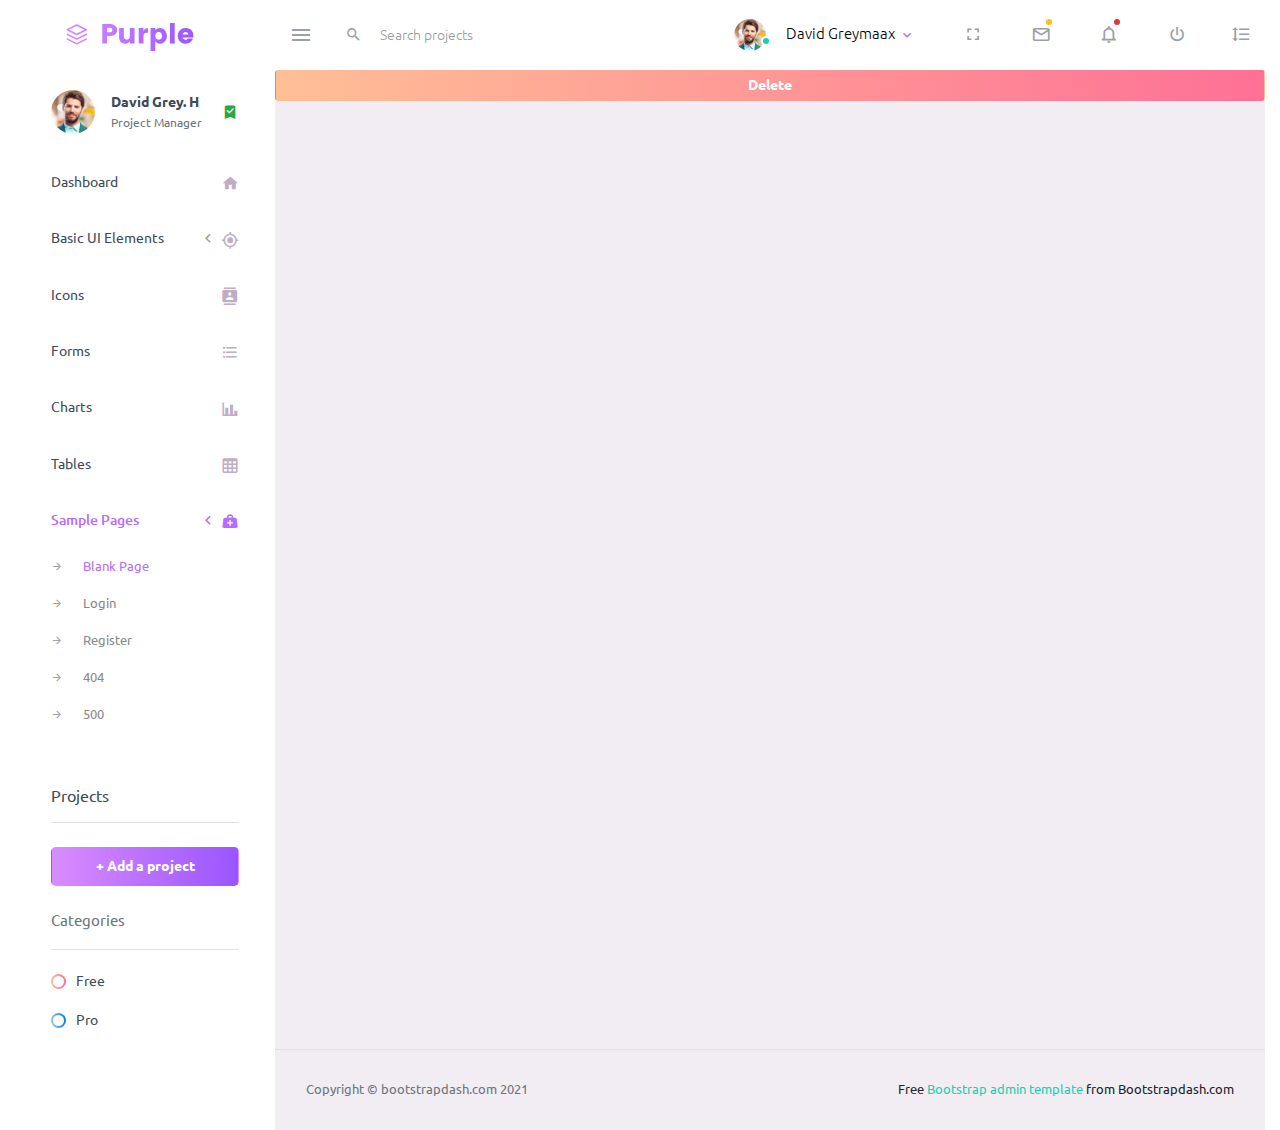
<file: pages/samples/blank-page.html>
<!DOCTYPE html>
<html lang="en">
  <head>
    <!-- Required meta tags -->
    <meta charset="utf-8" />
    <meta name="viewport" content="width=device-width, initial-scale=1, shrink-to-fit=no" />
    <title>Purple Admin</title>
    <!-- plugins:css -->
    <link rel="stylesheet" href="../../assets/vendors/mdi/css/materialdesignicons.min.css" />
    <link rel="stylesheet" href="../../assets/vendors/css/vendor.bundle.base.css" />
    <!-- endinject -->
    <!-- Plugin css for this page -->
    <!-- End plugin css for this page -->
    <!-- inject:css -->
    <!-- endinject -->
    <!-- Layout styles -->
    <link rel="stylesheet" href="../../assets/css/style.css" />
    <link
      rel="stylesheet"
      href="https://cdn.jsdelivr.net/npm/bootstrap@4.0.0/dist/css/bootstrap.min.css"
      integrity="sha384-Gn5384xqQ1aoWXA+058RXPxPg6fy4IWvTNh0E263XmFcJlSAwiGgFAW/dAiS6JXm"
      crossorigin="anonymous"
    />
    <!-- End layout styles -->
    <link rel="shortcut icon" href="../../assets/images/favicon.ico" />
  </head>
  <body>
    <div class="container-scroller">
      <!-- partial:../../partials/_navbar.html -->
      <nav class="navbar default-layout-navbar col-lg-12 col-12 p-0 fixed-top d-flex flex-row">
        <div
          class="text-center navbar-brand-wrapper d-flex align-items-center justify-content-center"
        >
          <a class="navbar-brand brand-logo" href="../../index.html"
            ><img src="../../assets/images/logo.svg" alt="logo"
          /></a>
          <a class="navbar-brand brand-logo-mini" href="../../index.html"
            ><img src="../../assets/images/logo-mini.svg" alt="logo"
          /></a>
        </div>
        <div class="navbar-menu-wrapper d-flex align-items-stretch">
          <button
            class="navbar-toggler navbar-toggler align-self-center"
            type="button"
            data-toggle="minimize"
          >
            <span class="mdi mdi-menu"></span>
          </button>
          <div class="search-field d-none d-md-block">
            <form class="d-flex align-items-center h-100" action="#">
              <div class="input-group">
                <div class="input-group-prepend bg-transparent">
                  <i class="input-group-text border-0 mdi mdi-magnify"></i>
                </div>
                <input
                  type="text"
                  class="form-control bg-transparent border-0"
                  placeholder="Search projects"
                />
              </div>
            </form>
          </div>
          <ul class="navbar-nav navbar-nav-right">
            <li class="nav-item nav-profile dropdown">
              <a
                class="nav-link dropdown-toggle"
                id="profileDropdown"
                href="#"
                data-bs-toggle="dropdown"
                aria-expanded="false"
              >
                <div class="nav-profile-img">
                  <img src="../../assets/images/faces/face1.jpg" alt="image" />
                  <span class="availability-status online"></span>
                </div>
                <div class="nav-profile-text">
                  <p class="mb-1 text-black">David Greymaax</p>
                </div>
              </a>
              <div class="dropdown-menu navbar-dropdown" aria-labelledby="profileDropdown">
                <a class="dropdown-item" href="#">
                  <i class="mdi mdi-cached me-2 text-success"></i> Activity Log
                </a>
                <div class="dropdown-divider"></div>
                <a class="dropdown-item" href="#">
                  <i class="mdi mdi-logout me-2 text-primary"></i> Signout
                </a>
              </div>
            </li>
            <li class="nav-item d-none d-lg-block full-screen-link">
              <a class="nav-link">
                <i class="mdi mdi-fullscreen" id="fullscreen-button"></i>
              </a>
            </li>
            <li class="nav-item dropdown">
              <a
                class="nav-link count-indicator dropdown-toggle"
                id="messageDropdown"
                href="#"
                data-bs-toggle="dropdown"
                aria-expanded="false"
              >
                <i class="mdi mdi-email-outline"></i>
                <span class="count-symbol bg-warning"></span>
              </a>
              <div
                class="dropdown-menu dropdown-menu-right navbar-dropdown preview-list"
                aria-labelledby="messageDropdown"
              >
                <h6 class="p-3 mb-0">Messages</h6>
                <div class="dropdown-divider"></div>
                <a class="dropdown-item preview-item">
                  <div class="preview-thumbnail">
                    <img
                      src="../../assets/images/faces/face4.jpg"
                      alt="image"
                      class="profile-pic"
                    />
                  </div>
                  <div
                    class="preview-item-content d-flex align-items-start flex-column justify-content-center"
                  >
                    <h6 class="preview-subject ellipsis mb-1 font-weight-normal">
                      Mark send you a message
                    </h6>
                    <p class="text-gray mb-0">1 Minutes ago</p>
                  </div>
                </a>
                <div class="dropdown-divider"></div>
                <a class="dropdown-item preview-item">
                  <div class="preview-thumbnail">
                    <img
                      src="../../assets/images/faces/face2.jpg"
                      alt="image"
                      class="profile-pic"
                    />
                  </div>
                  <div
                    class="preview-item-content d-flex align-items-start flex-column justify-content-center"
                  >
                    <h6 class="preview-subject ellipsis mb-1 font-weight-normal">
                      Cregh send you a message
                    </h6>
                    <p class="text-gray mb-0">15 Minutes ago</p>
                  </div>
                </a>
                <div class="dropdown-divider"></div>
                <a class="dropdown-item preview-item">
                  <div class="preview-thumbnail">
                    <img
                      src="../../assets/images/faces/face3.jpg"
                      alt="image"
                      class="profile-pic"
                    />
                  </div>
                  <div
                    class="preview-item-content d-flex align-items-start flex-column justify-content-center"
                  >
                    <h6 class="preview-subject ellipsis mb-1 font-weight-normal">
                      Profile picture updated
                    </h6>
                    <p class="text-gray mb-0">18 Minutes ago</p>
                  </div>
                </a>
                <div class="dropdown-divider"></div>
                <h6 class="p-3 mb-0 text-center">4 new messages</h6>
              </div>
            </li>
            <li class="nav-item dropdown">
              <a
                class="nav-link count-indicator dropdown-toggle"
                id="notificationDropdown"
                href="#"
                data-bs-toggle="dropdown"
              >
                <i class="mdi mdi-bell-outline"></i>
                <span class="count-symbol bg-danger"></span>
              </a>
              <div
                class="dropdown-menu dropdown-menu-right navbar-dropdown preview-list"
                aria-labelledby="notificationDropdown"
              >
                <h6 class="p-3 mb-0">Notifications</h6>
                <div class="dropdown-divider"></div>
                <a class="dropdown-item preview-item">
                  <div class="preview-thumbnail">
                    <div class="preview-icon bg-success">
                      <i class="mdi mdi-calendar"></i>
                    </div>
                  </div>
                  <div
                    class="preview-item-content d-flex align-items-start flex-column justify-content-center"
                  >
                    <h6 class="preview-subject font-weight-normal mb-1">Event today</h6>
                    <p class="text-gray ellipsis mb-0">
                      Just a reminder that you have an event today
                    </p>
                  </div>
                </a>
                <div class="dropdown-divider"></div>
                <a class="dropdown-item preview-item">
                  <div class="preview-thumbnail">
                    <div class="preview-icon bg-warning">
                      <i class="mdi mdi-settings"></i>
                    </div>
                  </div>
                  <div
                    class="preview-item-content d-flex align-items-start flex-column justify-content-center"
                  >
                    <h6 class="preview-subject font-weight-normal mb-1">Settings</h6>
                    <p class="text-gray ellipsis mb-0">Update dashboard</p>
                  </div>
                </a>
                <div class="dropdown-divider"></div>
                <a class="dropdown-item preview-item">
                  <div class="preview-thumbnail">
                    <div class="preview-icon bg-info">
                      <i class="mdi mdi-link-variant"></i>
                    </div>
                  </div>
                  <div
                    class="preview-item-content d-flex align-items-start flex-column justify-content-center"
                  >
                    <h6 class="preview-subject font-weight-normal mb-1">Launch Admin</h6>
                    <p class="text-gray ellipsis mb-0">New admin wow!</p>
                  </div>
                </a>
                <div class="dropdown-divider"></div>
                <h6 class="p-3 mb-0 text-center">See all notifications</h6>
              </div>
            </li>
            <li class="nav-item nav-logout d-none d-lg-block">
              <a class="nav-link" href="#">
                <i class="mdi mdi-power"></i>
              </a>
            </li>
            <li class="nav-item nav-settings d-none d-lg-block">
              <a class="nav-link" href="#">
                <i class="mdi mdi-format-line-spacing"></i>
              </a>
            </li>
          </ul>
          <button
            class="navbar-toggler navbar-toggler-right d-lg-none align-self-center"
            type="button"
            data-toggle="offcanvas"
          >
            <span class="mdi mdi-menu"></span>
          </button>
        </div>
      </nav>
      <!-- partial -->
      <div class="container-fluid page-body-wrapper">
        <!-- partial:../../partials/_sidebar.html -->
        <nav class="sidebar sidebar-offcanvas" id="sidebar">
          <ul class="nav">
            <li class="nav-item nav-profile">
              <a href="#" class="nav-link">
                <div class="nav-profile-image">
                  <img src="../../assets/images/faces/face1.jpg" alt="profile" />
                  <span class="login-status online"></span>
                  <!--change to offline or busy as needed-->
                </div>
                <div class="nav-profile-text d-flex flex-column">
                  <span class="font-weight-bold mb-2">David Grey. H</span>
                  <span class="text-secondary text-small">Project Manager</span>
                </div>
                <i class="mdi mdi-bookmark-check text-success nav-profile-badge"></i>
              </a>
            </li>
            <li class="nav-item">
              <a class="nav-link" href="../../index.html">
                <span class="menu-title">Dashboard</span>
                <i class="mdi mdi-home menu-icon"></i>
              </a>
            </li>
            <li class="nav-item">
              <a
                class="nav-link"
                data-bs-toggle="collapse"
                href="#ui-basic"
                aria-expanded="false"
                aria-controls="ui-basic"
              >
                <span class="menu-title">Basic UI Elements</span>
                <i class="menu-arrow"></i>
                <i class="mdi mdi-crosshairs-gps menu-icon"></i>
              </a>
              <div class="collapse" id="ui-basic">
                <ul class="nav flex-column sub-menu">
                  <li class="nav-item">
                    <a class="nav-link" href="../../pages/ui-features/buttons.html">Buttons</a>
                  </li>
                  <li class="nav-item">
                    <a class="nav-link" href="../../pages/ui-features/typography.html"
                      >Typography</a
                    >
                  </li>
                </ul>
              </div>
            </li>
            <li class="nav-item">
              <a class="nav-link" href="../../pages/icons/mdi.html">
                <span class="menu-title">Icons</span>
                <i class="mdi mdi-contacts menu-icon"></i>
              </a>
            </li>
            <li class="nav-item">
              <a class="nav-link" href="../../pages/forms/basic_elements.html">
                <span class="menu-title">Forms</span>
                <i class="mdi mdi-format-list-bulleted menu-icon"></i>
              </a>
            </li>
            <li class="nav-item">
              <a class="nav-link" href="../../pages/charts/chartjs.html">
                <span class="menu-title">Charts</span>
                <i class="mdi mdi-chart-bar menu-icon"></i>
              </a>
            </li>
            <li class="nav-item">
              <a class="nav-link" href="../../pages/tables/basic-table.html">
                <span class="menu-title">Tables</span>
                <i class="mdi mdi-table-large menu-icon"></i>
              </a>
            </li>
            <li class="nav-item">
              <a
                class="nav-link"
                data-bs-toggle="collapse"
                href="#general-pages"
                aria-expanded="false"
                aria-controls="general-pages"
              >
                <span class="menu-title">Sample Pages</span>
                <i class="menu-arrow"></i>
                <i class="mdi mdi-medical-bag menu-icon"></i>
              </a>
              <div class="collapse" id="general-pages">
                <ul class="nav flex-column sub-menu">
                  <li class="nav-item">
                    <a class="nav-link" href="../../pages/samples/blank-page.html"> Blank Page </a>
                  </li>
                  <li class="nav-item">
                    <a class="nav-link" href="../../pages/samples/login.html"> Login </a>
                  </li>
                  <li class="nav-item">
                    <a class="nav-link" href="../../pages/samples/register.html"> Register </a>
                  </li>
                  <li class="nav-item">
                    <a class="nav-link" href="../../pages/samples/error-404.html"> 404 </a>
                  </li>
                  <li class="nav-item">
                    <a class="nav-link" href="../../pages/samples/error-500.html"> 500 </a>
                  </li>
                </ul>
              </div>
            </li>
            <li class="nav-item sidebar-actions">
              <span class="nav-link">
                <div class="border-bottom">
                  <h6 class="font-weight-normal mb-3">Projects</h6>
                </div>
                <button class="btn btn-block btn-lg btn-gradient-primary mt-4">
                  + Add a project
                </button>
                <div class="mt-4">
                  <div class="border-bottom">
                    <p class="text-secondary">Categories</p>
                  </div>
                  <ul class="gradient-bullet-list mt-4">
                    <li>Free</li>
                    <li>Pro</li>
                  </ul>
                </div>
              </span>
            </li>
          </ul>
        </nav>
        <!-- partial -->
        <div class="main-panel">
          <a href="#deleteEmployeeModal" data-toggle="modal" class="btn btn-gradient-danger btn-sm"
            >Delete</a
          >
          <div class="modal fade" tabindex="-1" id="deleteEmployeeModal" role="dialog">
            <div class="modal-dialog" role="document">
              <div class="modal-content">
                <div class="modal-header">
                  <h5 class="modal-title">Delete Employees</h5>
                  <button type="button" class="close" data-dismiss="modal" aria-label="Close">
                    <span aria-hidden="true">&times;</span>
                  </button>
                </div>
                <div class="modal-body">
                  <p>Are you sure you want to delete this Records</p>
                  <p class="text-warning"><small>this action Cannot be Undone,</small></p>
                </div>
                <div class="modal-footer">
                  <button type="button" class="btn btn-secondary" data-dismiss="modal">
                    Cancel
                  </button>
                  <button type="button" class="btn btn-success">Delete</button>
                </div>
              </div>
            </div>
          </div>
          <div class="content-wrapper"></div>
          <!-- content-wrapper ends -->
          <!-- partial:../../partials/_footer.html -->
          <footer class="footer">
            <div class="container-fluid d-flex justify-content-between">
              <span class="text-muted d-block text-center text-sm-start d-sm-inline-block"
                >Copyright © bootstrapdash.com 2021</span
              >
              <span class="float-none float-sm-end mt-1 mt-sm-0 text-end">
                Free
                <a href="https://www.bootstrapdash.com/bootstrap-admin-template/" target="_blank"
                  >Bootstrap admin template</a
                >
                from Bootstrapdash.com</span
              >
            </div>
          </footer>
          <!-- partial -->
        </div>
        <!-- main-panel ends -->
      </div>
      <!-- page-body-wrapper ends -->
    </div>
    <!-- container-scroller -->
    <!-- plugins:js -->
    <script src="../../assets/vendors/js/vendor.bundle.base.js"></script>
    <!-- endinject -->
    <!-- Plugin js for this page -->
    <!-- End plugin js for this page -->
    <!-- inject:js -->
    <script src="../../assets/js/off-canvas.js"></script>
    <script src="../../assets/js/hoverable-collapse.js"></script>
    <script src="../../assets/js/misc.js"></script>
    <script
      src="https://code.jquery.com/jquery-3.2.1.slim.min.js"
      integrity="sha384-KJ3o2DKtIkvYIK3UENzmM7KCkRr/rE9/Qpg6aAZGJwFDMVNA/GpGFF93hXpG5KkN"
      crossorigin="anonymous"
    ></script>
    <script
      src="https://cdn.jsdelivr.net/npm/popper.js@1.12.9/dist/umd/popper.min.js"
      integrity="sha384-ApNbgh9B+Y1QKtv3Rn7W3mgPxhU9K/ScQsAP7hUibX39j7fakFPskvXusvfa0b4Q"
      crossorigin="anonymous"
    ></script>
    <script
      src="https://cdn.jsdelivr.net/npm/bootstrap@4.0.0/dist/js/bootstrap.min.js"
      integrity="sha384-JZR6Spejh4U02d8jOt6vLEHfe/JQGiRRSQQxSfFWpi1MquVdAyjUar5+76PVCmYl"
      crossorigin="anonymous"
    ></script>
    <!-- endinject -->
    <!-- Custom js for this page -->
    <!-- End custom js for this page -->
  </body>
</html>
</file>
<file: assets/vendors/css/vendor.bundle.base.css>
/*
 * Container style
 */
.ps {
  overflow: hidden !important;
  overflow-anchor: none;
  -ms-overflow-style: none;
  touch-action: auto;
  -ms-touch-action: auto;
}

/*
 * Scrollbar rail styles
 */
.ps__rail-x {
  display: none;
  opacity: 0;
  transition: background-color .2s linear, opacity .2s linear;
  -webkit-transition: background-color .2s linear, opacity .2s linear;
  height: 15px;
  /* there must be 'bottom' or 'top' for ps__rail-x */
  bottom: 0px;
  /* please don't change 'position' */
  position: absolute;
}

.ps__rail-y {
  display: none;
  opacity: 0;
  transition: background-color .2s linear, opacity .2s linear;
  -webkit-transition: background-color .2s linear, opacity .2s linear;
  width: 15px;
  /* there must be 'right' or 'left' for ps__rail-y */
  right: 0;
  /* please don't change 'position' */
  position: absolute;
}

.ps--active-x > .ps__rail-x,
.ps--active-y > .ps__rail-y {
  display: block;
  background-color: transparent;
}

.ps:hover > .ps__rail-x,
.ps:hover > .ps__rail-y,
.ps--focus > .ps__rail-x,
.ps--focus > .ps__rail-y,
.ps--scrolling-x > .ps__rail-x,
.ps--scrolling-y > .ps__rail-y {
  opacity: 0.6;
}

.ps .ps__rail-x:hover,
.ps .ps__rail-y:hover,
.ps .ps__rail-x:focus,
.ps .ps__rail-y:focus,
.ps .ps__rail-x.ps--clicking,
.ps .ps__rail-y.ps--clicking {
  background-color: #eee;
  opacity: 0.9;
}

/*
 * Scrollbar thumb styles
 */
.ps__thumb-x {
  background-color: #aaa;
  border-radius: 6px;
  transition: background-color .2s linear, height .2s ease-in-out;
  -webkit-transition: background-color .2s linear, height .2s ease-in-out;
  height: 6px;
  /* there must be 'bottom' for ps__thumb-x */
  bottom: 2px;
  /* please don't change 'position' */
  position: absolute;
}

.ps__thumb-y {
  background-color: #aaa;
  border-radius: 6px;
  transition: background-color .2s linear, width .2s ease-in-out;
  -webkit-transition: background-color .2s linear, width .2s ease-in-out;
  width: 6px;
  /* there must be 'right' for ps__thumb-y */
  right: 2px;
  /* please don't change 'position' */
  position: absolute;
}

.ps__rail-x:hover > .ps__thumb-x,
.ps__rail-x:focus > .ps__thumb-x,
.ps__rail-x.ps--clicking .ps__thumb-x {
  background-color: #999;
  height: 11px;
}

.ps__rail-y:hover > .ps__thumb-y,
.ps__rail-y:focus > .ps__thumb-y,
.ps__rail-y.ps--clicking .ps__thumb-y {
  background-color: #999;
  width: 11px;
}

/* MS supports */
@supports (-ms-overflow-style: none) {
  .ps {
    overflow: auto !important;
  }
}

@media screen and (-ms-high-contrast: active), (-ms-high-contrast: none) {
  .ps {
    overflow: auto !important;
  }
}
</file>
